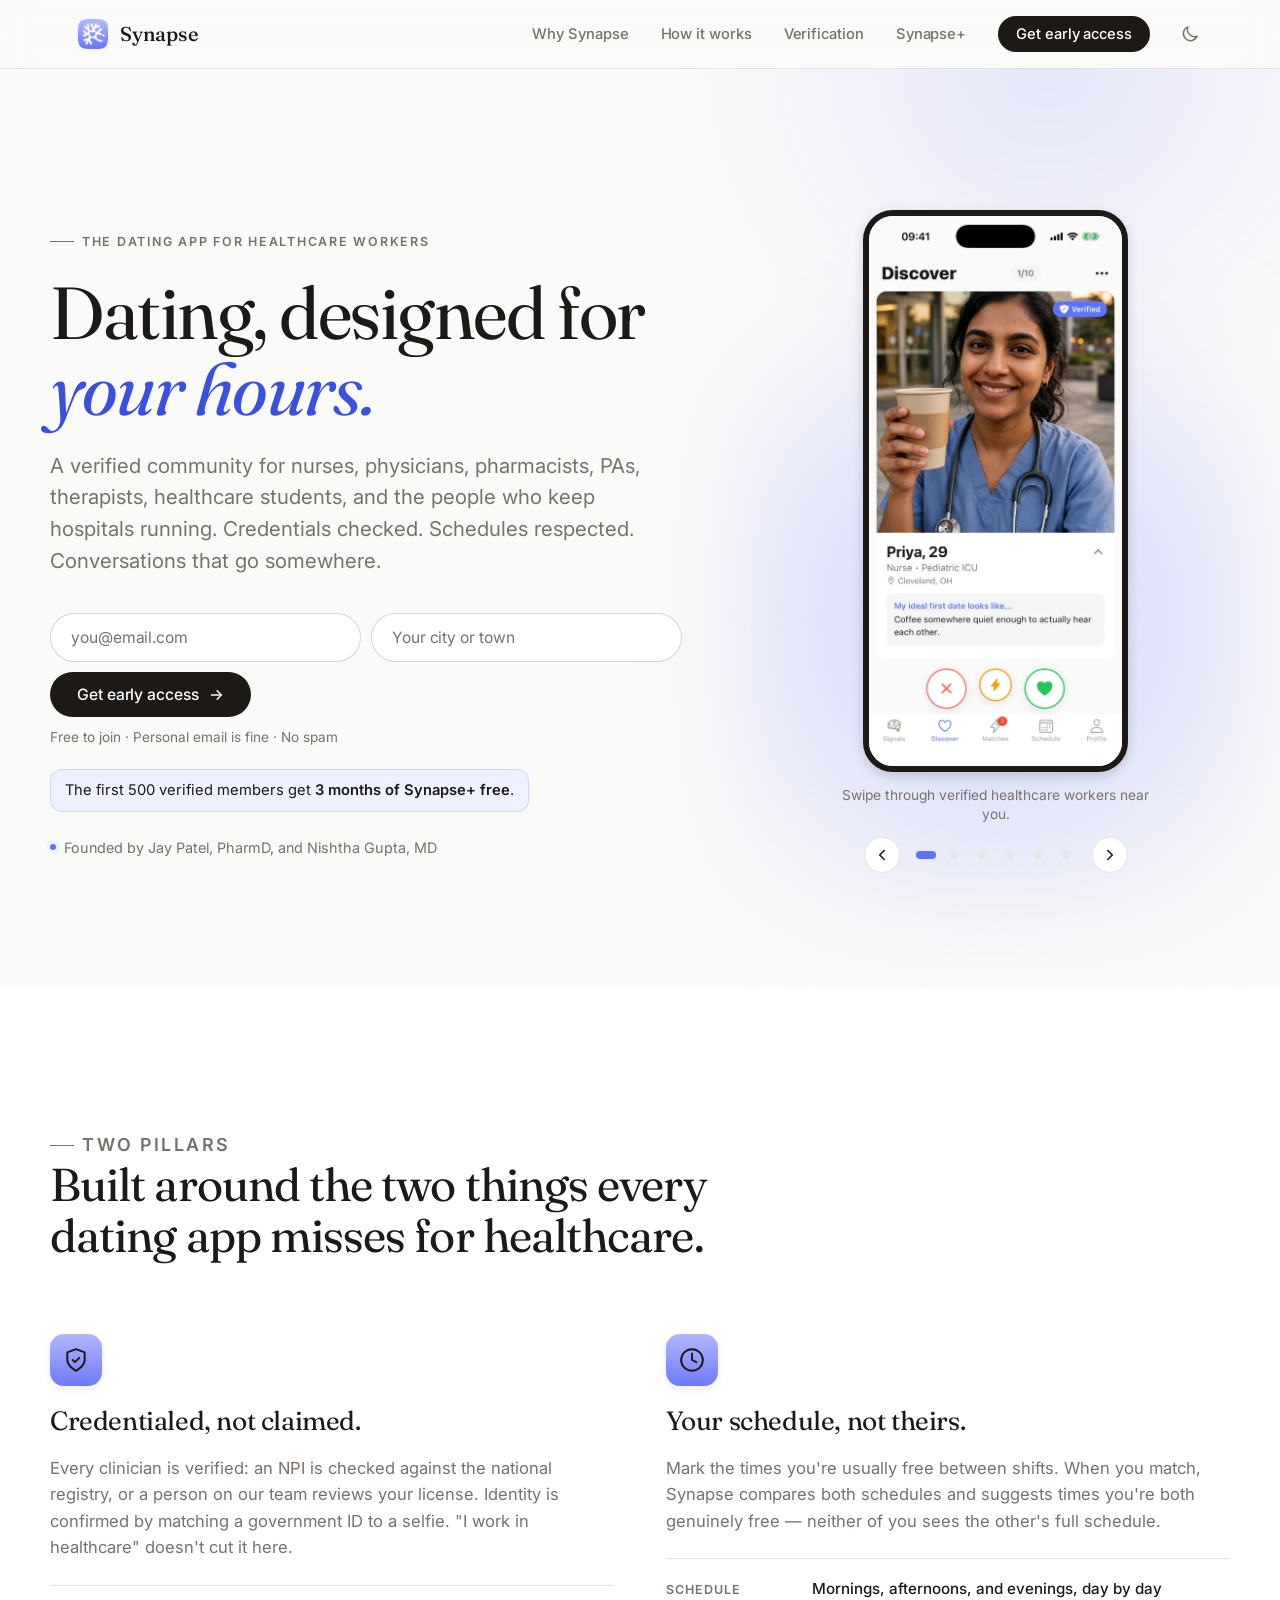
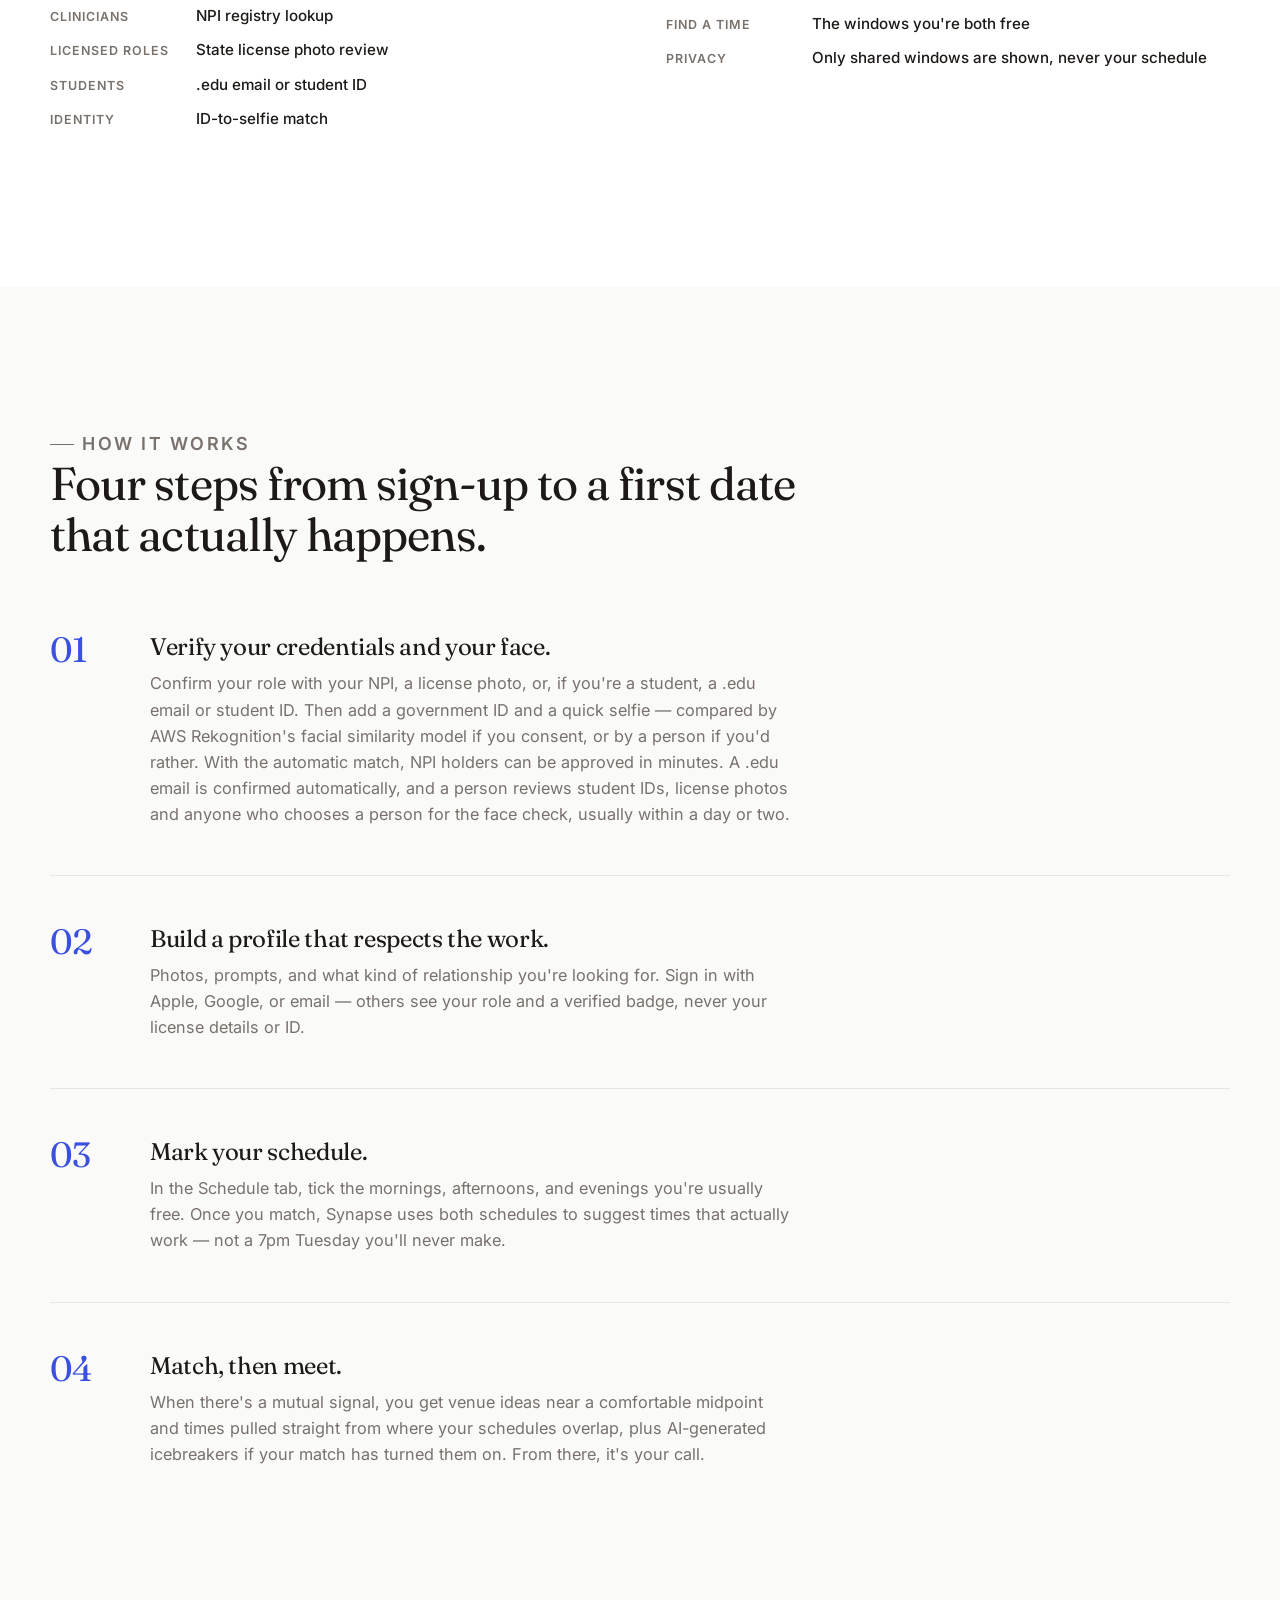
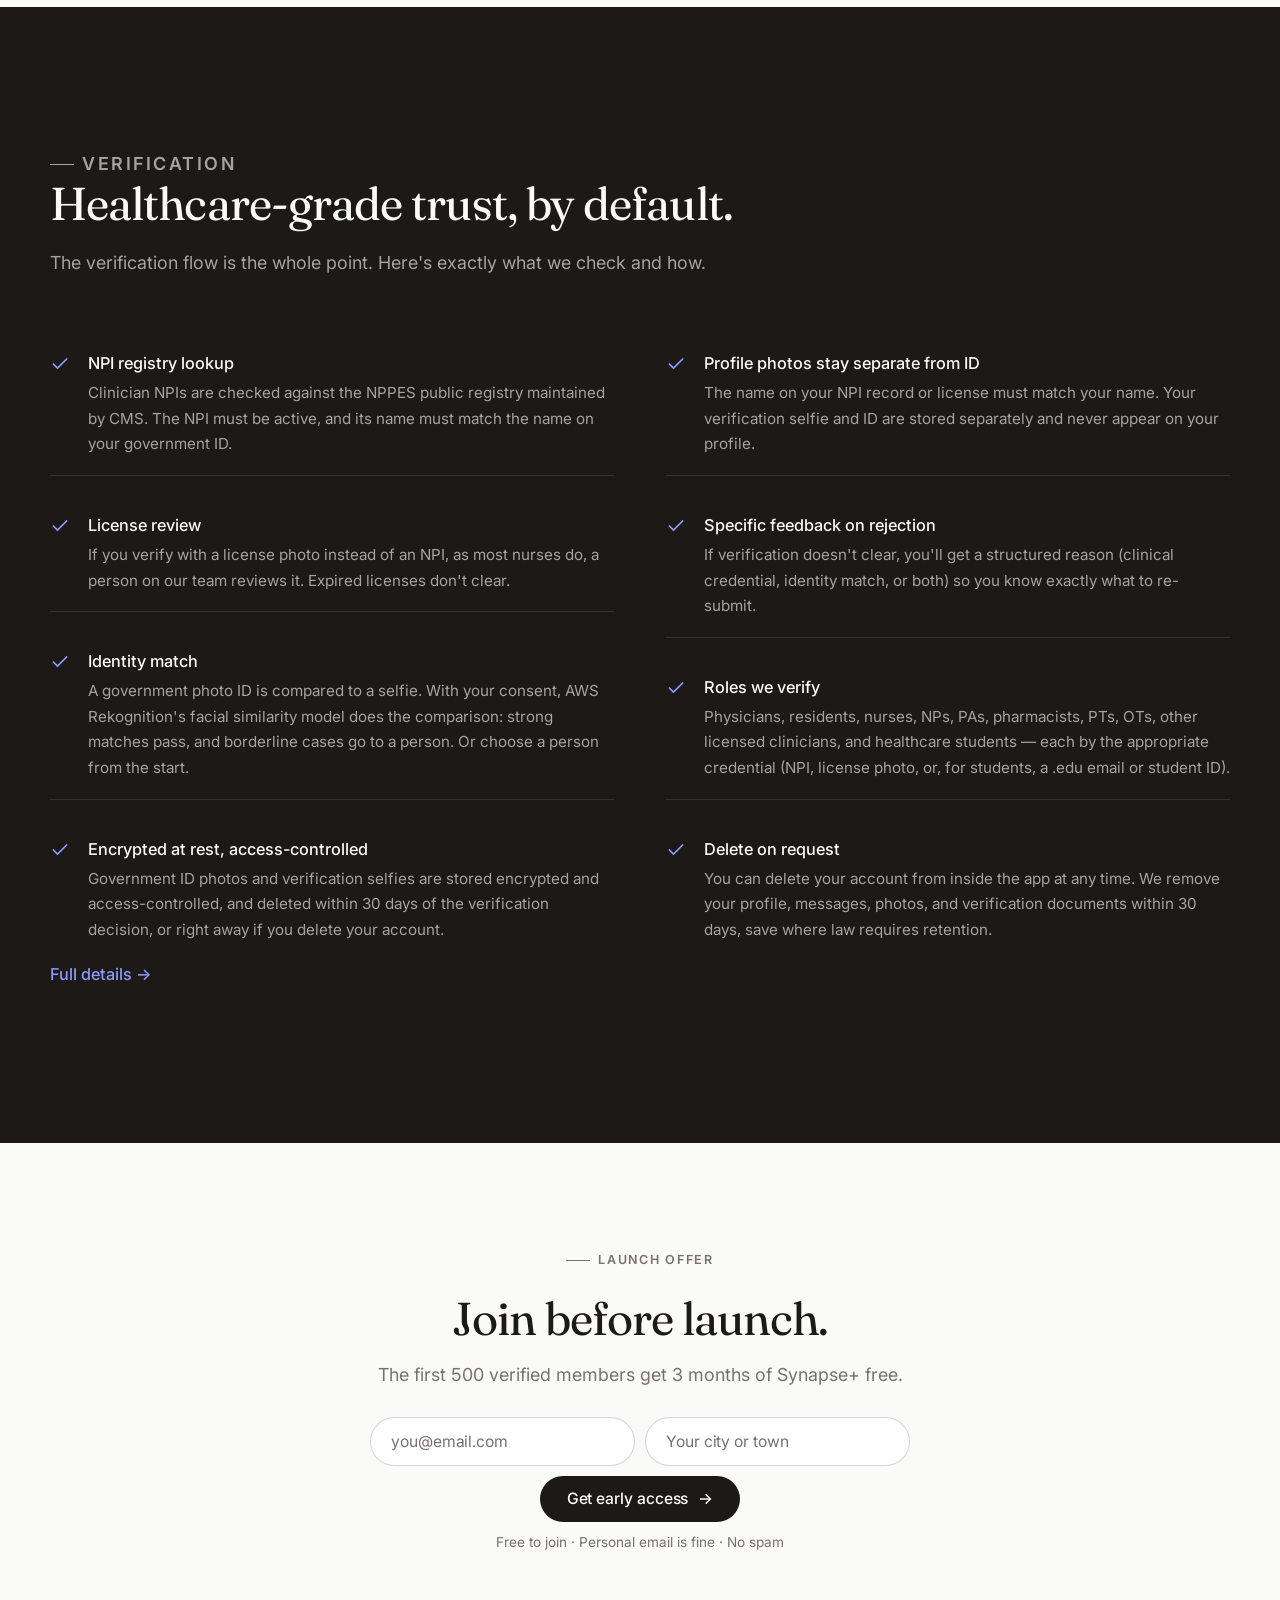
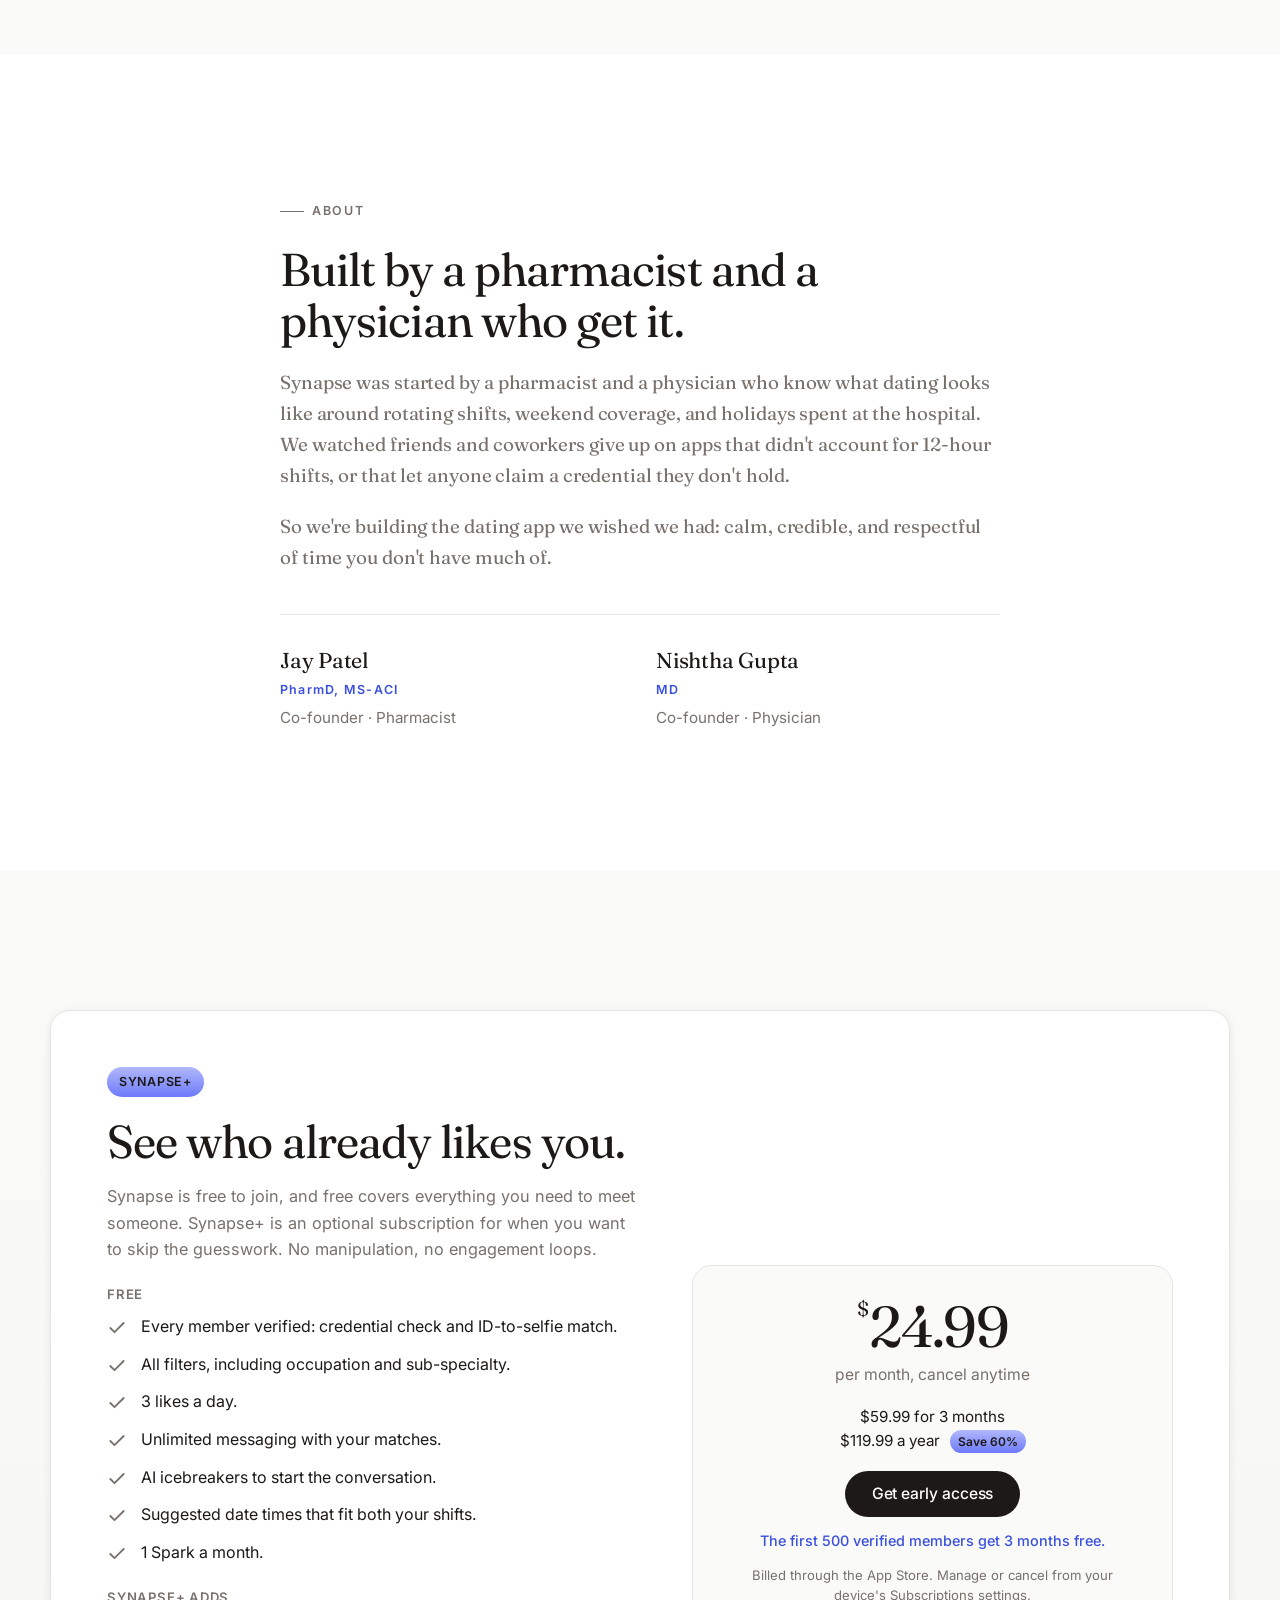
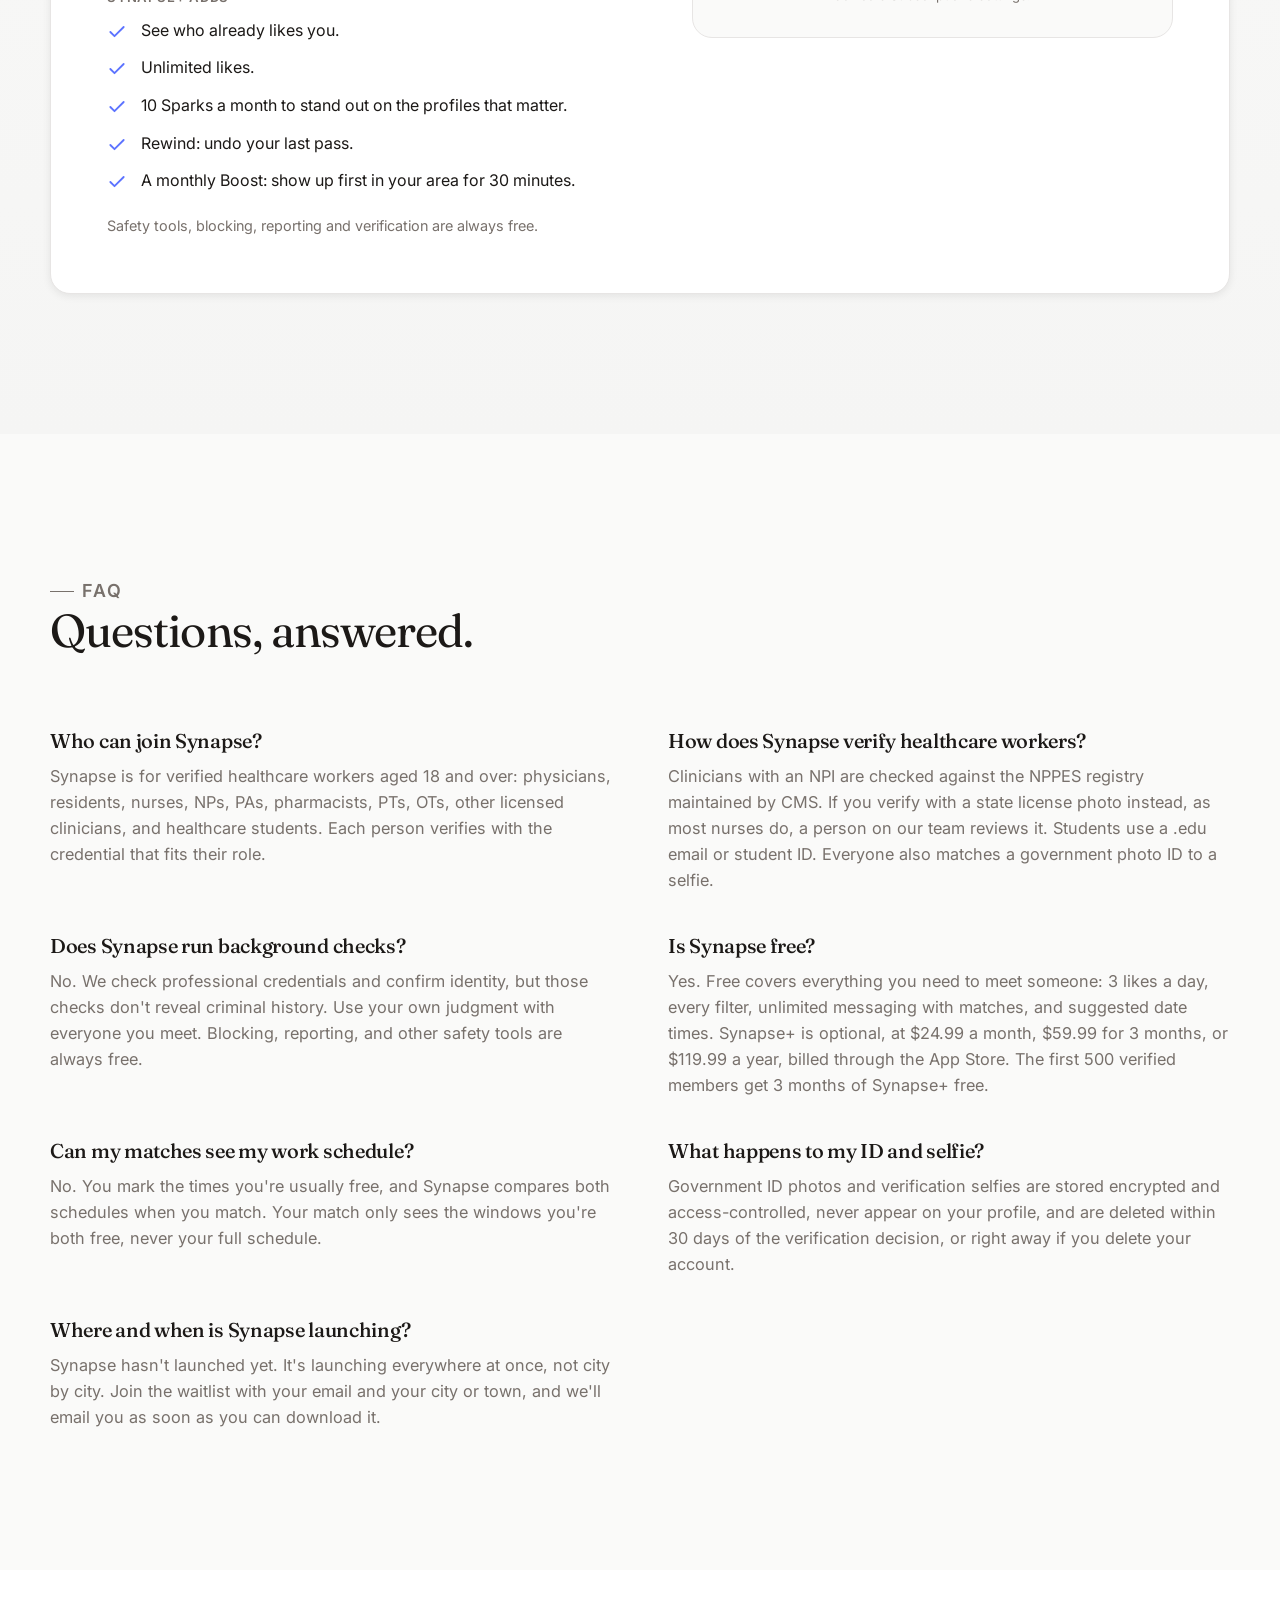
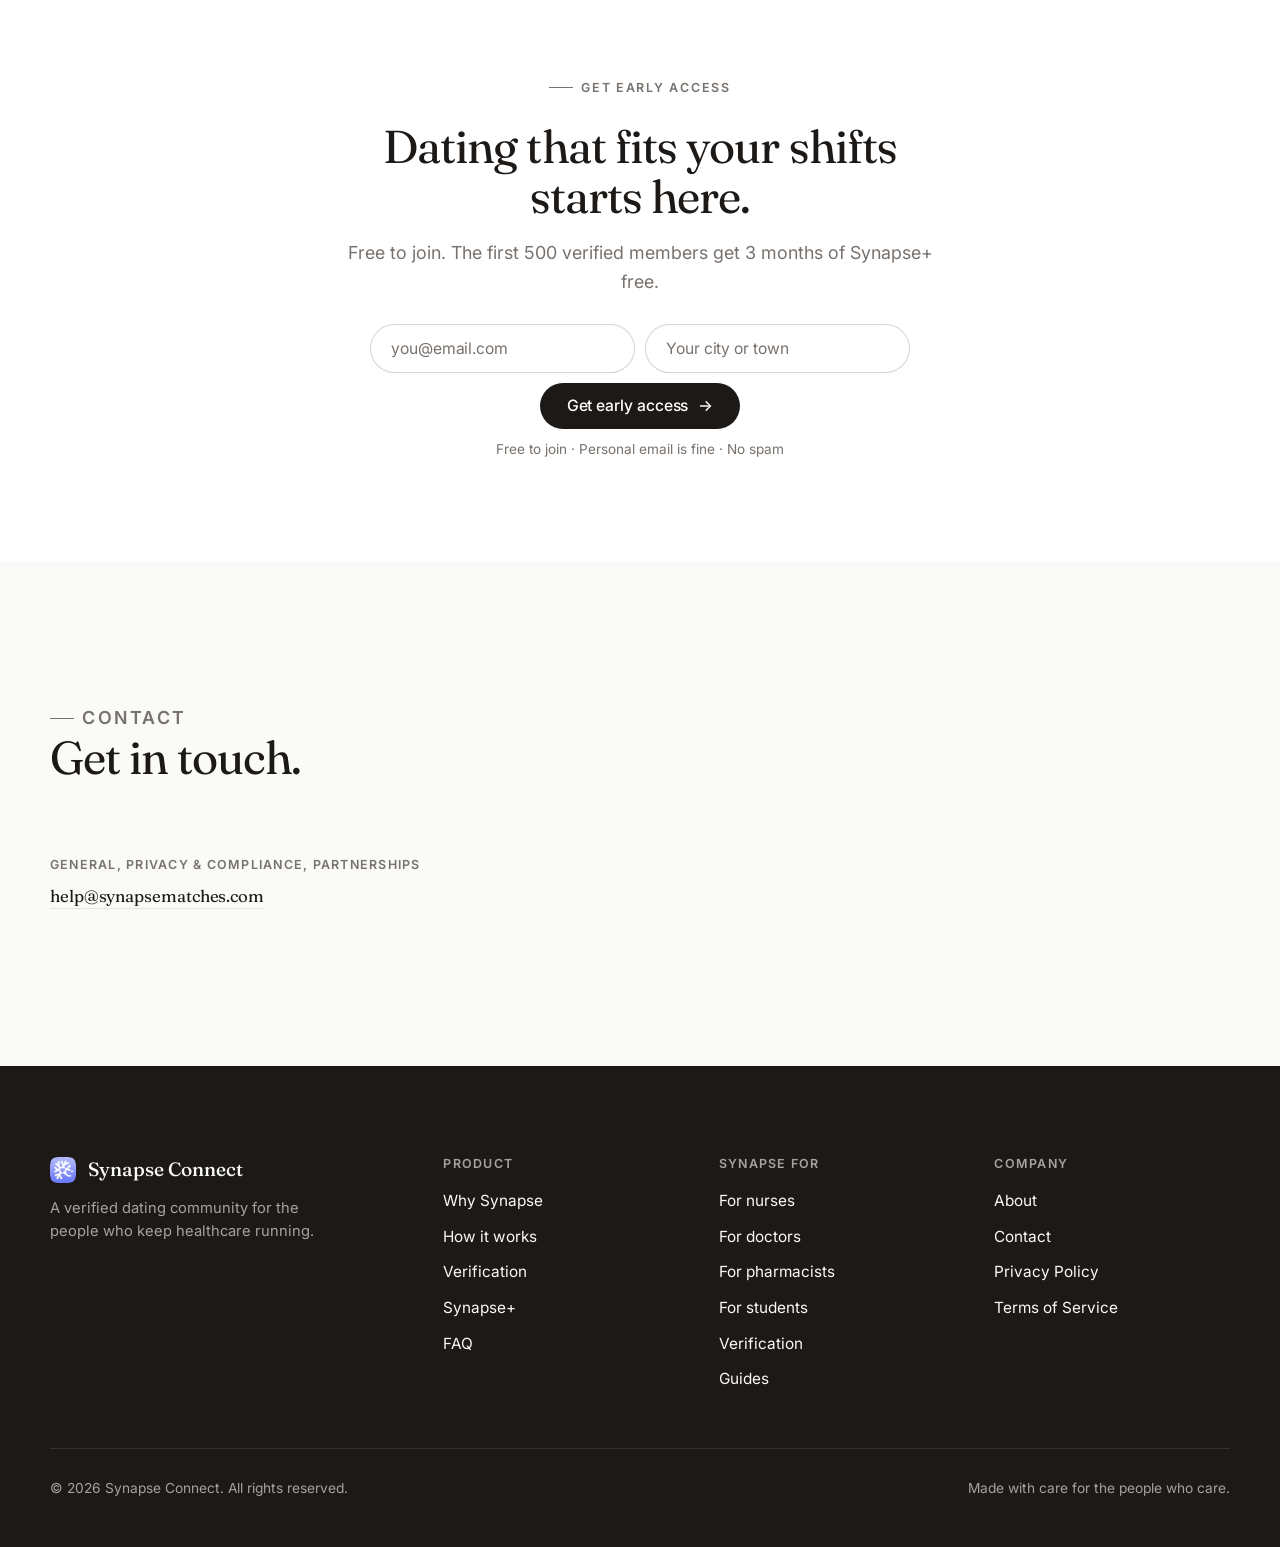
<file: index.html>
<!DOCTYPE html>
<html lang="en">
<head>
  <meta charset="UTF-8" />
  <meta name="viewport" content="width=device-width, initial-scale=1.0" />
  <meta name="color-scheme" content="light dark" />
  <meta name="theme-color" content="#FAFAF9" media="(prefers-color-scheme: light)" />
  <meta name="theme-color" content="#1C1917" media="(prefers-color-scheme: dark)" />
  <script data-cfasync="false">(function(){try{var t=localStorage.getItem('synapse-theme');if(t==='light'||t==='dark'){var d=document.documentElement;d.setAttribute('data-theme',t);d.style.colorScheme=t}}catch(e){}})();</script>
  <meta name="description" content="Synapse is the verified dating app for nurses, doctors and healthcare workers. Credentials checked, and date times suggested around your shifts." />
  <title>Synapse: Dating App for Nurses, Doctors &amp; Healthcare Workers</title>
  <link rel="icon" type="image/png" sizes="32x32" href="icons/favicon-32.png" />
  <link rel="apple-touch-icon" href="icons/apple-touch-icon.png" />
  <link rel="canonical" href="https://synapsematches.com/" />
  <meta property="og:title" content="Synapse — Dating App for Nurses, Doctors &amp; Healthcare Workers" />
  <meta property="og:description" content="A verified dating community for clinicians and care teams. Credentials checked. Schedules respected." />
  <meta property="og:image" content="https://synapsematches.com/ds/icons/og-share.png" />
  <meta property="og:image:width" content="1200" />
  <meta property="og:image:height" content="630" />
  <meta property="og:image:alt" content="Synapse share card: &quot;Dating, designed for your hours.&quot; beside the white neuron mark on a blue gradient" />
  <meta property="og:url" content="https://synapsematches.com/" />
  <meta property="og:type" content="website" />
  <meta property="og:site_name" content="Synapse" />
  <meta name="twitter:card" content="summary_large_image" />
  <meta name="twitter:title" content="Synapse — Dating App for Nurses, Doctors &amp; Healthcare Workers" />
  <meta name="twitter:description" content="A verified dating community for clinicians and care teams. Credentials checked. Schedules respected." />
  <meta name="twitter:image" content="https://synapsematches.com/ds/icons/og-share.png" />
  <meta name="twitter:image:alt" content="Synapse share card: &quot;Dating, designed for your hours.&quot; beside the white neuron mark on a blue gradient" />
  <link rel="preconnect" href="https://fonts.googleapis.com" />
  <link rel="preconnect" href="https://fonts.gstatic.com" crossorigin />
  <!-- Load the Google Fonts CSS without blocking first paint; text shows in the fallback face until it arrives. -->
  <link rel="preload" as="style" href="https://fonts.googleapis.com/css2?family=Fraunces:opsz,wght@9..144,400;9..144,500&family=Inter:wght@400;500;600&display=swap" onload="this.onload=null;this.rel='stylesheet'" />
  <noscript><link rel="stylesheet" href="https://fonts.googleapis.com/css2?family=Fraunces:opsz,wght@9..144,400;9..144,500&family=Inter:wght@400;500;600&display=swap" /></noscript>
  <link rel="stylesheet" href="/ds/css/tokens.css?v=0.2.1" />
  <link rel="stylesheet" href="style.css?v=2026-10-30b" />
  <script src="/theme.js?v=2026-10-30a" defer></script>
  <script type="application/ld+json">
  {
    "@context": "https://schema.org",
    "@graph": [
      {
        "@type": "Organization",
        "@id": "https://synapsematches.com/#org",
        "name": "Synapse Connect",
        "alternateName": "Synapse",
        "legalName": "Synapse Connect LLC",
        "url": "https://synapsematches.com/",
        "logo": "https://synapsematches.com/og-image.png",
        "email": "help@synapsematches.com",
        "contactPoint": { "@type": "ContactPoint", "contactType": "customer support", "email": "help@synapsematches.com" },
        "areaServed": { "@type": "Country", "name": "United States" },
        "description": "Synapse is a verified dating app for healthcare workers, with credentials checked against the NPI registry or reviewed by our team, and date times suggested around shift work.",
        "founder": [
          { "@type": "Person", "@id": "https://synapsematches.com/#founder-jay-patel", "name": "Jay Patel", "honorificSuffix": "PharmD, MS-ACI", "jobTitle": "Co-founder", "description": "Pharmacist" },
          { "@type": "Person", "@id": "https://synapsematches.com/#founder-nishtha-gupta", "name": "Nishtha Gupta", "honorificSuffix": "MD", "jobTitle": "Co-founder", "description": "Physician" }
        ]
      },
      {
        "@type": "WebSite",
        "@id": "https://synapsematches.com/#website",
        "url": "https://synapsematches.com/",
        "name": "Synapse",
        "publisher": { "@id": "https://synapsematches.com/#org" }
      }
    ]
  }
  </script>
</head>
<body>
  <!-- Cloudflare: show email addresses as plain text so crawlers and no-JS visitors can read them -->
  <!--email_off-->
  <header class="site-header">
    <nav class="nav" aria-label="Primary">
      <a href="#top" class="brand" aria-label="Synapse home">
        <img src="icons/brand-64.png" alt="" class="brand-mark" aria-hidden="true" />
        <span>Synapse</span>
      </a>
      <ul class="nav-links">
        <li><a href="#why">Why Synapse</a></li>
        <li><a href="#how">How it works</a></li>
        <li><a href="#trust">Verification</a></li>
        <li><a href="#plus">Synapse+</a></li>
        <li><a class="nav-cta" href="#waitlist">Get early access</a></li>
        <li class="nav-theme" hidden>
          <button type="button" class="theme-toggle" aria-label="Dark theme" aria-pressed="false" title="Switch to dark theme">
            <svg class="icon-moon" viewBox="0 0 24 24" width="20" height="20" aria-hidden="true" focusable="false"><path d="M20.5 14.5A8.5 8.5 0 0 1 9.5 3.5a8.5 8.5 0 1 0 11 11z" fill="none" stroke="currentColor" stroke-width="1.8" stroke-linejoin="round"/></svg>
            <svg class="icon-sun" viewBox="0 0 24 24" width="20" height="20" aria-hidden="true" focusable="false"><circle cx="12" cy="12" r="4.2" fill="none" stroke="currentColor" stroke-width="1.8"/><path d="M12 2.5v2.2M12 19.3v2.2M2.5 12h2.2M19.3 12h2.2M5.3 5.3l1.6 1.6M17.1 17.1l1.6 1.6M5.3 18.7l1.6-1.6M17.1 6.9l1.6-1.6" stroke="currentColor" stroke-width="1.8" stroke-linecap="round"/></svg>
          </button>
        </li>
      </ul>
    </nav>
  </header>

  <main id="top">
    <section class="hero" aria-labelledby="hero-title">
      <div class="hero-inner">
        <div class="hero-copy">
          <h1 id="hero-title" class="eyebrow">The dating app for healthcare workers</h1>
          <p class="hero-title">Dating, designed for <span class="accent">your hours.</span></p>
          <p class="lede">
            A verified community for nurses, physicians, pharmacists, PAs, therapists, healthcare students, and the people who keep
            hospitals running. Credentials checked. Schedules respected. Conversations that go somewhere.
          </p>
          <div class="waitlist-block">
            <form id="waitlist" class="waitlist-form" novalidate>
              <label class="sr-only" for="waitlist-email">Email address</label>
              <input
                id="waitlist-email"
                class="waitlist-input"
                type="email"
                name="email"
                placeholder="you@email.com"
                autocomplete="email"
                required
              />
              <div class="waitlist-place">
                <label class="sr-only" for="waitlist-place">City or town</label>
                <input
                  id="waitlist-place"
                  class="waitlist-input"
                  type="text"
                  name="place"
                  placeholder="Your city or town"
                  autocomplete="off"
                  role="combobox"
                  aria-autocomplete="list"
                  aria-expanded="false"
                  aria-controls="waitlist-place-list"
                  required
                />
                <ul id="waitlist-place-list" class="waitlist-place-list" role="listbox" aria-label="Cities and towns" hidden></ul>
              </div>
              <input
                class="waitlist-hp"
                type="text"
                name="company"
                tabindex="-1"
                autocomplete="off"
                aria-hidden="true"
              />
              <button class="btn btn-primary btn-arrow" type="submit">Get early access</button>
            </form>
            <p class="waitlist-status" role="status" aria-live="polite"></p>
            <p class="waitlist-note">Free to join · Personal email is fine · No spam</p>
          </div>
          <p class="founding-offer">The first 500 verified members get <strong>3 months of Synapse+ free</strong>.</p>
          <p class="hero-meta">Founded by Jay Patel, PharmD, and Nishtha Gupta, MD</p>
        </div>
        <div class="hero-visual">
          <div class="hero-glow" aria-hidden="true"></div>
          <div class="app-tour" role="region" aria-roledescription="carousel" aria-label="A look inside the Synapse app">
            <div class="app-tour-track" tabindex="0">
              <figure class="app-tour-slide" aria-roledescription="slide" aria-label="1 of 6: Discover">
                <div class="app-tour-phone"><img src="assets/app/discover-priya.webp" width="520" height="1131" fetchpriority="high" decoding="async" alt="Synapse app, discover screen. Swipe through verified healthcare workers near you."></div>
                <figcaption>Swipe through verified healthcare workers near you.</figcaption>
              </figure>
              <figure class="app-tour-slide" aria-roledescription="slide" aria-label="2 of 6: Profile">
                <div class="app-tour-phone"><img src="assets/app/profile-marcus.webp" width="520" height="1131" loading="lazy" decoding="async" alt="Synapse app, profile screen. Tap a card to see their full profile and prompts."></div>
                <figcaption>Tap a card to see their full profile and prompts.</figcaption>
              </figure>
              <figure class="app-tour-slide" aria-roledescription="slide" aria-label="3 of 6: Schedule">
                <div class="app-tour-phone"><img src="assets/app/schedule.webp" width="520" height="1131" loading="lazy" decoding="async" alt="Synapse app, schedule screen. Mark when you’re free between shifts."></div>
                <figcaption>Mark when you’re free between shifts.</figcaption>
              </figure>
              <figure class="app-tour-slide" aria-roledescription="slide" aria-label="4 of 6: Find a time">
                <div class="app-tour-phone"><img src="assets/app/times.webp" width="520" height="1131" loading="lazy" decoding="async" alt="Synapse app, find a time screen. Synapse finds the times you’re both actually free."></div>
                <figcaption>Synapse finds the times you’re both actually free.</figcaption>
              </figure>
              <figure class="app-tour-slide" aria-roledescription="slide" aria-label="5 of 6: Chat">
                <div class="app-tour-phone"><img src="assets/app/chat.webp" width="520" height="1131" loading="lazy" decoding="async" alt="Synapse app, chat screen. Chat, then turn it into a real date."></div>
                <figcaption>Chat, then turn it into a real date.</figcaption>
              </figure>
              <figure class="app-tour-slide" aria-roledescription="slide" aria-label="6 of 6: Matches">
                <div class="app-tour-phone"><img src="assets/app/matches.webp" width="520" height="1131" loading="lazy" decoding="async" alt="Synapse app, matches screen. All your matches and conversations in one place."></div>
                <figcaption>All your matches and conversations in one place.</figcaption>
              </figure>
            </div>
            <div class="app-tour-controls">
              <button class="app-tour-arrow" type="button" data-dir="-1" aria-label="Previous screen">
                <svg width="18" height="18" viewBox="0 0 24 24" fill="none" stroke="currentColor" stroke-width="2.2" stroke-linecap="round" stroke-linejoin="round" aria-hidden="true"><polyline points="15 18 9 12 15 6"/></svg>
              </button>
              <div class="app-tour-dots" role="group" aria-label="Choose a screen"></div>
              <button class="app-tour-arrow" type="button" data-dir="1" aria-label="Next screen">
                <svg width="18" height="18" viewBox="0 0 24 24" fill="none" stroke="currentColor" stroke-width="2.2" stroke-linecap="round" stroke-linejoin="round" aria-hidden="true"><polyline points="9 18 15 12 9 6"/></svg>
              </button>
            </div>
          </div>
        </div>
      </div>
    </section>

    <section class="section section-paper" id="why" aria-labelledby="why-title">
      <div class="section-inner">
        <div class="section-head">
          <p class="eyebrow">Two pillars</p>
          <h2 id="why-title">Built around the two things every dating app misses for healthcare.</h2>
        </div>
        <div class="pillars">
          <article class="pillar">
            <div class="pillar-icon" aria-hidden="true">
              <svg width="26" height="26" viewBox="0 0 24 24" fill="none" stroke="currentColor" stroke-width="1.8" stroke-linecap="round" stroke-linejoin="round"><path d="M12 22s8-4 8-10V5l-8-3-8 3v7c0 6 8 10 8 10z"/><path d="M9 12l2 2 4-4"/></svg>
            </div>
            <h3>Credentialed, not claimed.</h3>
            <p>Every clinician is verified: an NPI is checked against the national registry, or a person on our team reviews your license. Identity is confirmed by matching a government ID to a selfie. "I work in healthcare" doesn't cut it here.</p>
            <dl class="pillar-detail">
              <div class="kv"><dt>Clinicians</dt><dd>NPI registry lookup</dd></div>
              <div class="kv"><dt>Licensed roles</dt><dd>State license photo review</dd></div>
              <div class="kv"><dt>Students</dt><dd>.edu email or student ID</dd></div>
              <div class="kv"><dt>Identity</dt><dd>ID-to-selfie match</dd></div>
            </dl>
          </article>
          <article class="pillar">
            <div class="pillar-icon" aria-hidden="true">
              <svg width="26" height="26" viewBox="0 0 24 24" fill="none" stroke="currentColor" stroke-width="1.8" stroke-linecap="round" stroke-linejoin="round"><circle cx="12" cy="12" r="10"/><path d="M12 6v6l4 2"/></svg>
            </div>
            <h3>Your schedule, not theirs.</h3>
            <p>Mark the times you're usually free between shifts. When you match, Synapse compares both schedules and suggests times you're both genuinely free — neither of you sees the other's full schedule.</p>
            <dl class="pillar-detail">
              <div class="kv"><dt>Schedule</dt><dd>Mornings, afternoons, and evenings, day by day</dd></div>
              <div class="kv"><dt>Find a time</dt><dd>The windows you're both free</dd></div>
              <div class="kv"><dt>Privacy</dt><dd>Only shared windows are shown, never your schedule</dd></div>
            </dl>
          </article>
        </div>
      </div>
    </section>

    <section class="section section-cream" id="how" aria-labelledby="how-title">
      <div class="section-inner">
        <div class="section-head">
          <p class="eyebrow">How it works</p>
          <h2 id="how-title">Four steps from sign-up to a first date that actually happens.</h2>
        </div>
        <ol class="steps">
          <li>
            <span class="step-num">01</span>
            <div>
              <h3>Verify your credentials and your face.</h3>
              <p>Confirm your role with your NPI, a license photo, or, if you're a student, a .edu email or student ID. Then add a government ID and a quick selfie — compared by AWS Rekognition's facial similarity model if you consent, or by a person if you'd rather. With the automatic match, NPI holders can be approved in minutes. A .edu email is confirmed automatically, and a person reviews student IDs, license photos and anyone who chooses a person for the face check, usually within a day or two.</p>
            </div>
          </li>
          <li>
            <span class="step-num">02</span>
            <div>
              <h3>Build a profile that respects the work.</h3>
              <p>Photos, prompts, and what kind of relationship you're looking for. Sign in with Apple, Google, or email — others see your role and a verified badge, never your license details or ID.</p>
            </div>
          </li>
          <li>
            <span class="step-num">03</span>
            <div>
              <h3>Mark your schedule.</h3>
              <p>In the Schedule tab, tick the mornings, afternoons, and evenings you're usually free. Once you match, Synapse uses both schedules to suggest times that actually work — not a 7pm Tuesday you'll never make.</p>
            </div>
          </li>
          <li>
            <span class="step-num">04</span>
            <div>
              <h3>Match, then meet.</h3>
              <p>When there's a mutual signal, you get venue ideas near a comfortable midpoint and times pulled straight from where your schedules overlap, plus AI-generated icebreakers if your match has turned them on. From there, it's your call.</p>
            </div>
          </li>
        </ol>
      </div>
    </section>

    <section class="section section-ink" id="trust" aria-labelledby="trust-title">
      <div class="section-inner">
        <div class="section-head">
          <p class="eyebrow">Verification</p>
          <h2 id="trust-title">Healthcare-grade trust, by default.</h2>
          <p>The verification flow is the whole point. Here's exactly what we check and how.</p>
        </div>
        <div class="trust-grid">
          <div>
            <ul class="trust-list">
              <li>
                <svg width="20" height="20" viewBox="0 0 24 24" fill="none" stroke="currentColor" stroke-width="2" stroke-linecap="round" stroke-linejoin="round"><path d="M20 6L9 17l-5-5"/></svg>
                <div>
                  <strong>NPI registry lookup</strong>
                  <span>Clinician NPIs are checked against the NPPES public registry maintained by CMS. The NPI must be active, and its name must match the name on your government ID.</span>
                </div>
              </li>
              <li>
                <svg width="20" height="20" viewBox="0 0 24 24" fill="none" stroke="currentColor" stroke-width="2" stroke-linecap="round" stroke-linejoin="round"><path d="M20 6L9 17l-5-5"/></svg>
                <div>
                  <strong>License review</strong>
                  <span>If you verify with a license photo instead of an NPI, as most nurses do, a person on our team reviews it. Expired licenses don't clear.</span>
                </div>
              </li>
              <li>
                <svg width="20" height="20" viewBox="0 0 24 24" fill="none" stroke="currentColor" stroke-width="2" stroke-linecap="round" stroke-linejoin="round"><path d="M20 6L9 17l-5-5"/></svg>
                <div>
                  <strong>Identity match</strong>
                  <span>A government photo ID is compared to a selfie. With your consent, AWS Rekognition's facial similarity model does the comparison: strong matches pass, and borderline cases go to a person. Or choose a person from the start.</span>
                </div>
              </li>
              <li>
                <svg width="20" height="20" viewBox="0 0 24 24" fill="none" stroke="currentColor" stroke-width="2" stroke-linecap="round" stroke-linejoin="round"><path d="M20 6L9 17l-5-5"/></svg>
                <div>
                  <strong>Encrypted at rest, access-controlled</strong>
                  <span>Government ID photos and verification selfies are stored encrypted and access-controlled, and deleted within 30 days of the verification decision, or right away if you delete your account.</span>
                </div>
              </li>
            </ul>
          </div>
          <div>
            <ul class="trust-list">
              <li>
                <svg width="20" height="20" viewBox="0 0 24 24" fill="none" stroke="currentColor" stroke-width="2" stroke-linecap="round" stroke-linejoin="round"><path d="M20 6L9 17l-5-5"/></svg>
                <div>
                  <strong>Profile photos stay separate from ID</strong>
                  <span>The name on your NPI record or license must match your name. Your verification selfie and ID are stored separately and never appear on your profile.</span>
                </div>
              </li>
              <li>
                <svg width="20" height="20" viewBox="0 0 24 24" fill="none" stroke="currentColor" stroke-width="2" stroke-linecap="round" stroke-linejoin="round"><path d="M20 6L9 17l-5-5"/></svg>
                <div>
                  <strong>Specific feedback on rejection</strong>
                  <span>If verification doesn't clear, you'll get a structured reason (clinical credential, identity match, or both) so you know exactly what to re-submit.</span>
                </div>
              </li>
              <li>
                <svg width="20" height="20" viewBox="0 0 24 24" fill="none" stroke="currentColor" stroke-width="2" stroke-linecap="round" stroke-linejoin="round"><path d="M20 6L9 17l-5-5"/></svg>
                <div>
                  <strong>Roles we verify</strong>
                  <span>Physicians, residents, nurses, NPs, PAs, pharmacists, PTs, OTs, other licensed clinicians, and healthcare students — each by the appropriate credential (NPI, license photo, or, for students, a .edu email or student ID).</span>
                </div>
              </li>
              <li>
                <svg width="20" height="20" viewBox="0 0 24 24" fill="none" stroke="currentColor" stroke-width="2" stroke-linecap="round" stroke-linejoin="round"><path d="M20 6L9 17l-5-5"/></svg>
                <div>
                  <strong>Delete on request</strong>
                  <span>You can delete your account from inside the app at any time. We remove your profile, messages, photos, and verification documents within 30 days, save where law requires retention.</span>
                </div>
              </li>
            </ul>
          </div>
        </div>
        <p><a class="text-link" href="/verification/">Full details &rarr;</a></p>
      </div>
    </section>


    <section class="section section-cream cta-band" id="join" aria-labelledby="join-title">
      <div class="section-inner cta-band-inner">
        <p class="eyebrow">Launch offer</p>
        <h2 id="join-title">Join before launch.</h2>
        <p class="cta-band-lede">The first 500 verified members get 3 months of Synapse+ free.</p>
        <div class="waitlist-block">
            <form class="waitlist-form" novalidate>
              <label class="sr-only" for="waitlist-email-2">Email address</label>
              <input
                id="waitlist-email-2"
                class="waitlist-input"
                type="email"
                name="email"
                placeholder="you@email.com"
                autocomplete="email"
                required
              />
              <div class="waitlist-place">
                <label class="sr-only" for="waitlist-place-2">City or town</label>
                <input
                  id="waitlist-place-2"
                  class="waitlist-input"
                  type="text"
                  name="place"
                  placeholder="Your city or town"
                  autocomplete="off"
                  role="combobox"
                  aria-autocomplete="list"
                  aria-expanded="false"
                  aria-controls="waitlist-place-list-2"
                  required
                />
                <ul id="waitlist-place-list-2" class="waitlist-place-list" role="listbox" aria-label="Cities and towns" hidden></ul>
              </div>
              <input
                class="waitlist-hp"
                type="text"
                name="company"
                tabindex="-1"
                autocomplete="off"
                aria-hidden="true"
              />
              <button class="btn btn-primary btn-arrow" type="submit">Get early access</button>
            </form>
            <p class="waitlist-status" role="status" aria-live="polite"></p>
            <p class="waitlist-note">Free to join · Personal email is fine · No spam</p>
          </div>
      </div>
    </section>

    <section class="section section-paper" id="about" aria-labelledby="about-title">
      <div class="section-inner section-prose">
        <p class="eyebrow">About</p>
        <h2 id="about-title">Built by a pharmacist and a physician who get it.</h2>
        <p class="about-body">
          Synapse was started by a pharmacist and a physician who know what dating looks like around rotating shifts,
          weekend coverage, and holidays spent at the hospital. We watched friends and coworkers give up on
          apps that didn't account for 12-hour shifts, or that let anyone claim a credential they don't hold.
        </p>
        <p class="about-body">
          So we're building the dating app we wished we had: calm, credible, and respectful of time you don't
          have much of.
        </p>
        <ul class="founders" aria-label="Founders">
          <li class="founder">
            <p class="founder-name">Jay Patel</p>
            <p class="founder-cred">PharmD, MS-ACI</p>
            <p class="founder-role">Co-founder · Pharmacist</p>
          </li>
          <li class="founder">
            <p class="founder-name">Nishtha Gupta</p>
            <p class="founder-cred">MD</p>
            <p class="founder-role">Co-founder · Physician</p>
          </li>
        </ul>
      </div>
    </section>

    <section class="section plus" id="plus" aria-labelledby="plus-title">
      <div class="section-inner">
        <div class="plus-card">
          <div>
            <span class="plus-tag">Synapse+</span>
            <h2 id="plus-title">See who already likes you.</h2>
            <p>Synapse is free to join, and free covers everything you need to meet someone. Synapse+ is an optional subscription for when you want to skip the guesswork. No manipulation, no engagement loops.</p>
            <h3 class="plan-label">Free</h3>
            <ul class="plus-features plan-free">
              <li>
                <svg width="20" height="20" viewBox="0 0 24 24" fill="none" stroke="currentColor" stroke-width="2.2" stroke-linecap="round" stroke-linejoin="round" aria-hidden="true"><path d="M20 6L9 17l-5-5"/></svg>
                <span>Every member verified: credential check and ID-to-selfie match.</span>
              </li>
              <li>
                <svg width="20" height="20" viewBox="0 0 24 24" fill="none" stroke="currentColor" stroke-width="2.2" stroke-linecap="round" stroke-linejoin="round" aria-hidden="true"><path d="M20 6L9 17l-5-5"/></svg>
                <span>All filters, including occupation and sub-specialty.</span>
              </li>
              <li>
                <svg width="20" height="20" viewBox="0 0 24 24" fill="none" stroke="currentColor" stroke-width="2.2" stroke-linecap="round" stroke-linejoin="round" aria-hidden="true"><path d="M20 6L9 17l-5-5"/></svg>
                <span>3 likes a day.</span>
              </li>
              <li>
                <svg width="20" height="20" viewBox="0 0 24 24" fill="none" stroke="currentColor" stroke-width="2.2" stroke-linecap="round" stroke-linejoin="round" aria-hidden="true"><path d="M20 6L9 17l-5-5"/></svg>
                <span>Unlimited messaging with your matches.</span>
              </li>
              <li>
                <svg width="20" height="20" viewBox="0 0 24 24" fill="none" stroke="currentColor" stroke-width="2.2" stroke-linecap="round" stroke-linejoin="round" aria-hidden="true"><path d="M20 6L9 17l-5-5"/></svg>
                <span>AI icebreakers to start the conversation.</span>
              </li>
              <li>
                <svg width="20" height="20" viewBox="0 0 24 24" fill="none" stroke="currentColor" stroke-width="2.2" stroke-linecap="round" stroke-linejoin="round" aria-hidden="true"><path d="M20 6L9 17l-5-5"/></svg>
                <span>Suggested date times that fit both your shifts.</span>
              </li>
              <li>
                <svg width="20" height="20" viewBox="0 0 24 24" fill="none" stroke="currentColor" stroke-width="2.2" stroke-linecap="round" stroke-linejoin="round" aria-hidden="true"><path d="M20 6L9 17l-5-5"/></svg>
                <span>1 Spark a month.</span>
              </li>
            </ul>
            <h3 class="plan-label">Synapse+ adds</h3>
            <ul class="plus-features">
              <li>
                <svg width="20" height="20" viewBox="0 0 24 24" fill="none" stroke="currentColor" stroke-width="2.2" stroke-linecap="round" stroke-linejoin="round" aria-hidden="true"><path d="M20 6L9 17l-5-5"/></svg>
                <span>See who already likes you.</span>
              </li>
              <li>
                <svg width="20" height="20" viewBox="0 0 24 24" fill="none" stroke="currentColor" stroke-width="2.2" stroke-linecap="round" stroke-linejoin="round" aria-hidden="true"><path d="M20 6L9 17l-5-5"/></svg>
                <span>Unlimited likes.</span>
              </li>
              <li>
                <svg width="20" height="20" viewBox="0 0 24 24" fill="none" stroke="currentColor" stroke-width="2.2" stroke-linecap="round" stroke-linejoin="round" aria-hidden="true"><path d="M20 6L9 17l-5-5"/></svg>
                <span>10 Sparks a month to stand out on the profiles that matter.</span>
              </li>
              <li>
                <svg width="20" height="20" viewBox="0 0 24 24" fill="none" stroke="currentColor" stroke-width="2.2" stroke-linecap="round" stroke-linejoin="round" aria-hidden="true"><path d="M20 6L9 17l-5-5"/></svg>
                <span>Rewind: undo your last pass.</span>
              </li>
              <li>
                <svg width="20" height="20" viewBox="0 0 24 24" fill="none" stroke="currentColor" stroke-width="2.2" stroke-linecap="round" stroke-linejoin="round" aria-hidden="true"><path d="M20 6L9 17l-5-5"/></svg>
                <span>A monthly Boost: show up first in your area for 30 minutes.</span>
              </li>
            </ul>
            <p class="plan-safety">Safety tools, blocking, reporting and verification are always free.</p>
          </div>
          <aside class="plus-price" aria-label="Synapse+ pricing">
            <div class="amount"><sup>$</sup>24.99</div>
            <span class="period">per month, cancel anytime</span>
            <p class="plan-options">$59.99 for 3 months<br>$119.99 a year <span class="plan-save">Save 60%</span></p>
            <a class="btn btn-primary" href="#waitlist">Get early access</a>
            <p class="plus-founding">The first 500 verified members get 3 months free.</p>
            <p class="fine">Billed through the App Store. Manage or cancel from your device's Subscriptions settings.</p>
          </aside>
        </div>
      </div>
    </section>

    <section class="section section-cream" id="faq" aria-labelledby="faq-title">
      <div class="section-inner">
        <div class="section-head">
          <p class="eyebrow">FAQ</p>
          <h2 id="faq-title">Questions, answered.</h2>
        </div>
        <div class="faq-list">
          <div class="faq-item">
            <h3>Who can join Synapse?</h3>
            <p>Synapse is for verified healthcare workers aged 18 and over: physicians, residents, nurses, NPs, PAs, pharmacists, PTs, OTs, other licensed clinicians, and healthcare students. Each person verifies with the credential that fits their role.</p>
          </div>
          <div class="faq-item">
            <h3>How does Synapse verify healthcare workers?</h3>
            <p>Clinicians with an NPI are checked against the NPPES registry maintained by CMS. If you verify with a state license photo instead, as most nurses do, a person on our team reviews it. Students use a .edu email or student ID. Everyone also matches a government photo ID to a selfie.</p>
          </div>
          <div class="faq-item">
            <h3>Does Synapse run background checks?</h3>
            <p>No. We check professional credentials and confirm identity, but those checks don't reveal criminal history. Use your own judgment with everyone you meet. Blocking, reporting, and other safety tools are always free.</p>
          </div>
          <div class="faq-item">
            <h3>Is Synapse free?</h3>
            <p>Yes. Free covers everything you need to meet someone: 3 likes a day, every filter, unlimited messaging with matches, and suggested date times. Synapse+ is optional, at $24.99 a month, $59.99 for 3 months, or $119.99 a year, billed through the App Store. The first 500 verified members get 3 months of Synapse+ free.</p>
          </div>
          <div class="faq-item">
            <h3>Can my matches see my work schedule?</h3>
            <p>No. You mark the times you're usually free, and Synapse compares both schedules when you match. Your match only sees the windows you're both free, never your full schedule.</p>
          </div>
          <div class="faq-item">
            <h3>What happens to my ID and selfie?</h3>
            <p>Government ID photos and verification selfies are stored encrypted and access-controlled, never appear on your profile, and are deleted within 30 days of the verification decision, or right away if you delete your account.</p>
          </div>
          <div class="faq-item">
            <h3>Where and when is Synapse launching?</h3>
            <p>Synapse hasn't launched yet. It's launching everywhere at once, not city by city. Join the waitlist with your email and your city or town, and we'll email you as soon as you can download it.</p>
          </div>
        </div>
      </div>
    </section>

    <section class="section section-paper cta-band" id="join-final" aria-labelledby="join-final-title">
      <div class="section-inner cta-band-inner">
        <p class="eyebrow">Get early access</p>
        <h2 id="join-final-title">Dating that fits your shifts starts here.</h2>
        <p class="cta-band-lede">Free to join. The first 500 verified members get 3 months of Synapse+ free.</p>
        <div class="waitlist-block">
            <form class="waitlist-form" novalidate>
              <label class="sr-only" for="waitlist-email-3">Email address</label>
              <input
                id="waitlist-email-3"
                class="waitlist-input"
                type="email"
                name="email"
                placeholder="you@email.com"
                autocomplete="email"
                required
              />
              <div class="waitlist-place">
                <label class="sr-only" for="waitlist-place-3">City or town</label>
                <input
                  id="waitlist-place-3"
                  class="waitlist-input"
                  type="text"
                  name="place"
                  placeholder="Your city or town"
                  autocomplete="off"
                  role="combobox"
                  aria-autocomplete="list"
                  aria-expanded="false"
                  aria-controls="waitlist-place-list-3"
                  required
                />
                <ul id="waitlist-place-list-3" class="waitlist-place-list" role="listbox" aria-label="Cities and towns" hidden></ul>
              </div>
              <input
                class="waitlist-hp"
                type="text"
                name="company"
                tabindex="-1"
                autocomplete="off"
                aria-hidden="true"
              />
              <button class="btn btn-primary btn-arrow" type="submit">Get early access</button>
            </form>
            <p class="waitlist-status" role="status" aria-live="polite"></p>
            <p class="waitlist-note">Free to join · Personal email is fine · No spam</p>
          </div>
      </div>
    </section>

    <section class="section section-cream" id="contact" aria-labelledby="contact-title">
      <div class="section-inner">
        <div class="section-head">
          <p class="eyebrow">Contact</p>
          <h2 id="contact-title">Get in touch.</h2>
        </div>
        <dl class="contact-grid">
          <div class="contact-item">
            <dt>General, privacy &amp; compliance, partnerships</dt>
            <dd><a href="mailto:help@synapsematches.com">help@synapsematches.com</a></dd>
          </div>
        </dl>
      </div>
    </section>
  </main>

  <footer class="site-footer">
    <div class="footer-inner">
      <div>
        <p class="footer-brand">
          <img src="icons/brand-64.png" alt="" class="footer-mark" aria-hidden="true" />
          Synapse Connect
        </p>
        <p class="footer-tag">A verified dating community for the people who keep healthcare running.</p>
      </div>
      <div class="footer-col">
        <h4>Product</h4>
        <ul>
          <li><a href="#why">Why Synapse</a></li>
          <li><a href="#how">How it works</a></li>
          <li><a href="#trust">Verification</a></li>
          <li><a href="#plus">Synapse+</a></li>
          <li><a href="#faq">FAQ</a></li>
        </ul>
      </div>
      <div class="footer-col">
        <h4>Synapse for</h4>
        <ul>
          <li><a href="/nurses/">For nurses</a></li>
          <li><a href="/doctors/">For doctors</a></li>
          <li><a href="/pharmacists/">For pharmacists</a></li>
          <li><a href="/healthcare-students/">For students</a></li>
          <li><a href="/verification/">Verification</a></li>
          <li><a href="/guides/dating-with-12-hour-shifts/">Guides</a></li>
        </ul>
      </div>
      <div class="footer-col">
        <h4>Company</h4>
        <ul>
          <li><a href="#about">About</a></li>
          <li><a href="mailto:help@synapsematches.com">Contact</a></li>
          <li><a href="privacy.html">Privacy Policy</a></li>
          <li><a href="terms.html">Terms of Service</a></li>
        </ul>
      </div>
    </div>
    <div class="footer-bottom">
      <p>&copy; 2026 Synapse Connect. All rights reserved.</p>
      <p>Made with care for the people who care.</p>
    </div>
  </footer>

  <script src="/waitlist.js"></script>
  <script>
    // Hero app tour: native horizontal scroll-snap does the swiping; this adds arrows and dots.
    (function () {
      var tour = document.querySelector('.app-tour');
      if (!tour) return;
      var track = tour.querySelector('.app-tour-track');
      var slides = Array.prototype.slice.call(track.children);
      var dotsWrap = tour.querySelector('.app-tour-dots');
      var dots = slides.map(function (slide, i) {
        var dot = document.createElement('button');
        dot.type = 'button';
        dot.className = 'app-tour-dot';
        dot.setAttribute('aria-label', 'Show ' + slide.getAttribute('aria-label').replace(/^\d+ of \d+: /, ''));
        dot.addEventListener('click', function () { go(i); });
        dotsWrap.appendChild(dot);
        return dot;
      });
      var current = 0;
      var pending = null; // slide we're animating to, so quick repeat clicks keep counting
      function go(i) {
        i = (i + slides.length) % slides.length;
        pending = i;
        var reduce = window.matchMedia && window.matchMedia('(prefers-reduced-motion: reduce)').matches;
        track.scrollTo({ left: slides[i].offsetLeft - track.offsetLeft, behavior: reduce ? 'instant' : 'smooth' });
      }
      function update() {
        var i = Math.round(track.scrollLeft / track.clientWidth);
        current = Math.max(0, Math.min(slides.length - 1, i));
        if (current === pending) pending = null;
        dots.forEach(function (d, k) { d.setAttribute('aria-current', k === current ? 'true' : 'false'); });
        slides.forEach(function (s, k) { s.setAttribute('aria-hidden', k === current ? 'false' : 'true'); });
      }
      tour.querySelectorAll('.app-tour-arrow').forEach(function (btn) {
        btn.addEventListener('click', function () { go((pending !== null ? pending : current) + Number(btn.getAttribute('data-dir'))); });
      });
      track.addEventListener('keydown', function (e) {
        var base = pending !== null ? pending : current;
        if (e.key === 'ArrowRight') { e.preventDefault(); go(base + 1); }
        if (e.key === 'ArrowLeft') { e.preventDefault(); go(base - 1); }
      });
      var raf;
      track.addEventListener('scroll', function () { cancelAnimationFrame(raf); raf = requestAnimationFrame(update); }, { passive: true });
      update();
    })();
  </script>
<!-- Cloudflare Web Analytics --><script defer src="https://static.cloudflareinsights.com/beacon.min.js" data-cf-beacon='{"token": "bf261370e2ad4e2380d12c57f0178c21"}'></script><!-- End Cloudflare Web Analytics -->
<!--/email_off-->
</body>
</html>
</file>
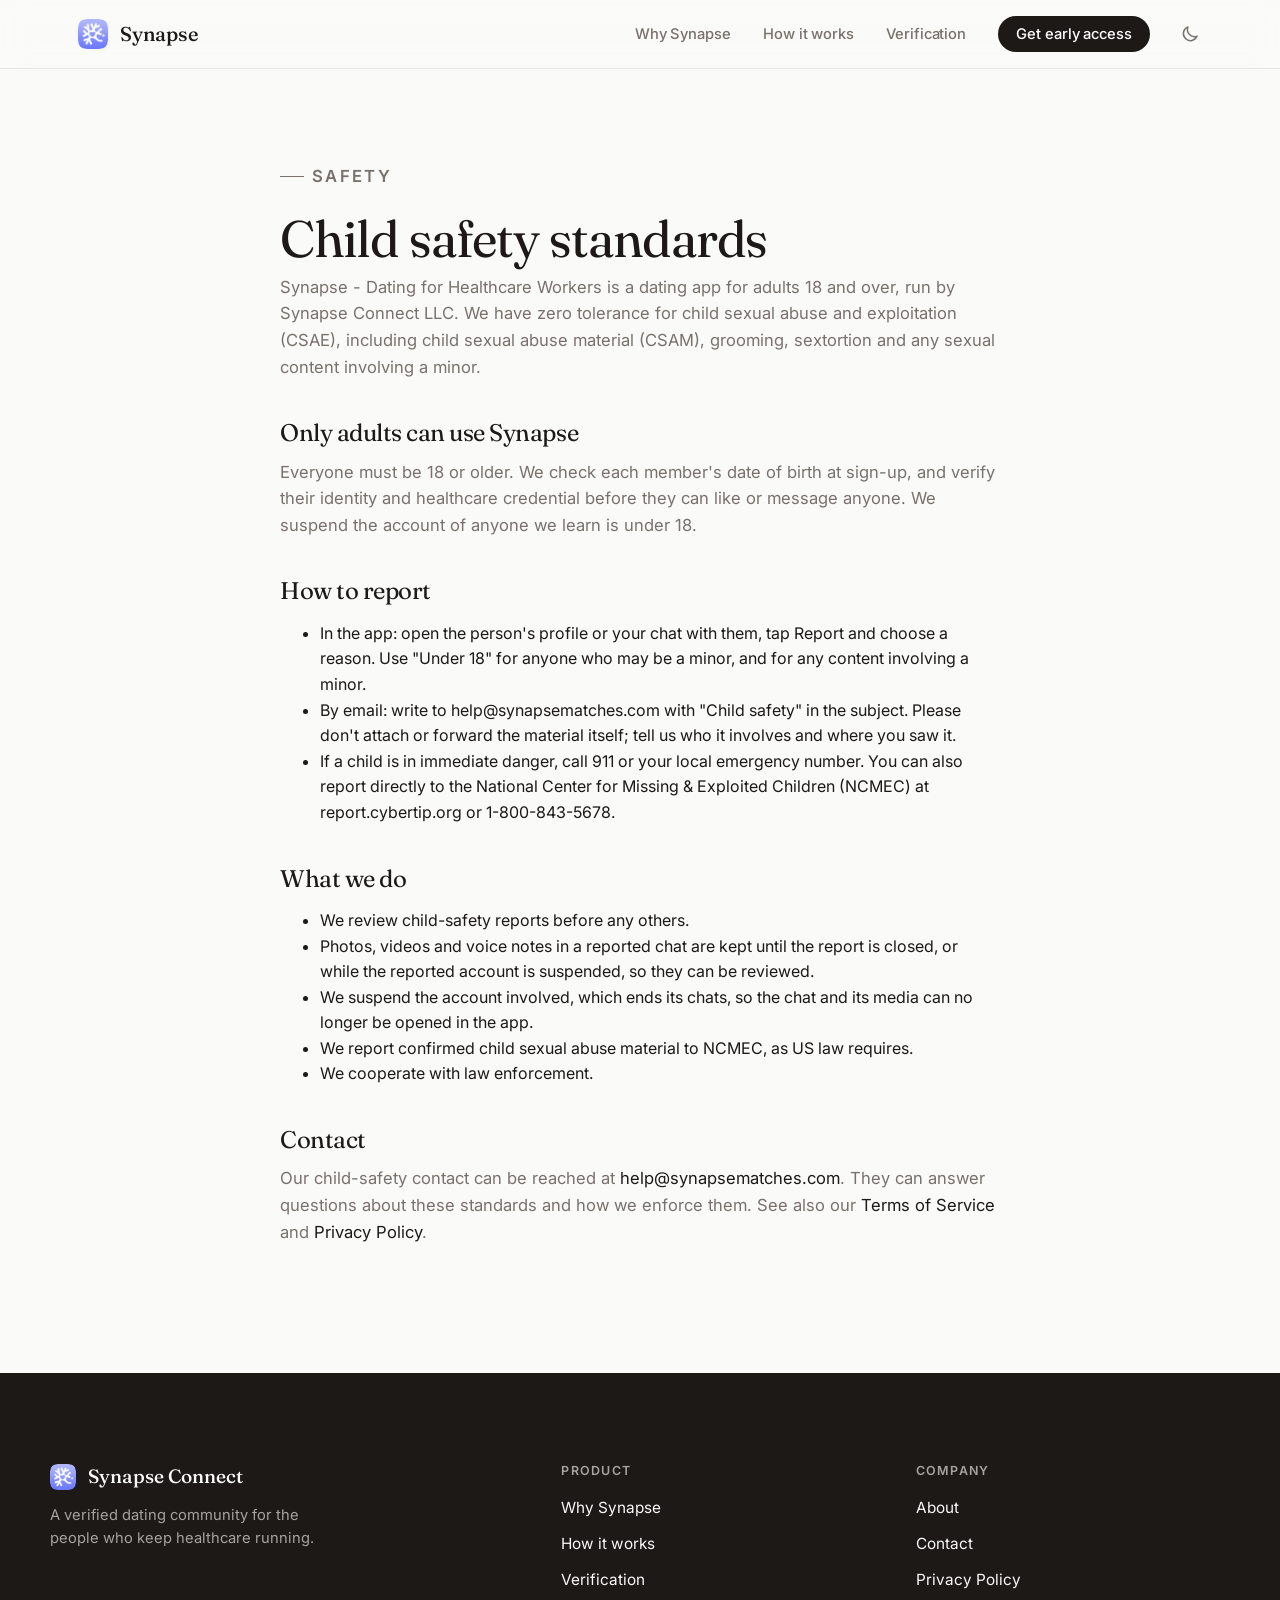
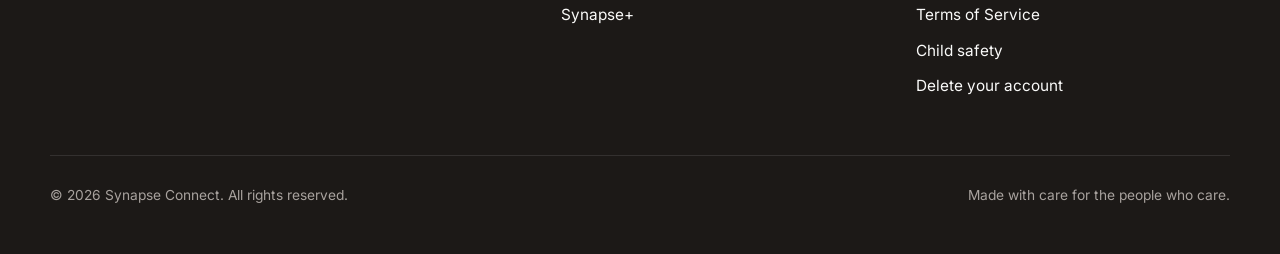
<file: child-safety/index.html>
<!DOCTYPE html>
<html lang="en" class="legal-page">
<head>
  <meta charset="UTF-8" />
  <meta name="viewport" content="width=device-width, initial-scale=1.0" />
  <meta name="color-scheme" content="light dark" />
  <meta name="theme-color" content="#FAFAF9" media="(prefers-color-scheme: light)" />
  <meta name="theme-color" content="#1C1917" media="(prefers-color-scheme: dark)" />
  <script data-cfasync="false">(function(){try{var t=localStorage.getItem('synapse-theme');if(t==='light'||t==='dark'){var d=document.documentElement;d.setAttribute('data-theme',t);d.style.colorScheme=t}}catch(e){}})();</script>
  <meta name="description" content="Synapse has zero tolerance for child sexual abuse and exploitation. How to report it, what we do, and who to contact." />
  <title>Child safety standards — Synapse</title>
  <link rel="icon" type="image/png" sizes="32x32" href="/icons/favicon-32.png" />
  <link rel="apple-touch-icon" href="/icons/apple-touch-icon.png" />
  <link rel="canonical" href="https://synapsematches.com/child-safety/" />
  <link rel="preconnect" href="https://fonts.googleapis.com" />
  <link rel="preconnect" href="https://fonts.gstatic.com" crossorigin />
  <!-- Load the Google Fonts CSS without blocking first paint; text shows in the fallback face until it arrives. -->
  <link rel="preload" as="style" href="https://fonts.googleapis.com/css2?family=Fraunces:opsz,wght@9..144,400;9..144,500&family=Inter:wght@400;500;600&display=swap" onload="this.onload=null;this.rel='stylesheet'" />
  <noscript><link rel="stylesheet" href="https://fonts.googleapis.com/css2?family=Fraunces:opsz,wght@9..144,400;9..144,500&family=Inter:wght@400;500;600&display=swap" /></noscript>
  <link rel="stylesheet" href="/ds/css/tokens.css?v=0.2.1" />
  <link rel="stylesheet" href="/style.css?v=2026-10-30b" />
  <script src="/theme.js?v=2026-10-30a" defer></script>
</head>
<body>
  <!-- Cloudflare: show email addresses as plain text so crawlers and no-JS visitors can read them -->
  <!--email_off-->
  <header class="site-header">
    <nav class="nav" aria-label="Primary">
      <a href="/" class="brand">
        <img src="/icons/brand-64.png" alt="" class="brand-mark" aria-hidden="true" />
        <span>Synapse</span>
      </a>
      <ul class="nav-links">
        <li><a href="/#why">Why Synapse</a></li>
        <li><a href="/#how">How it works</a></li>
        <li><a href="/#trust">Verification</a></li>
        <li><a class="nav-cta" href="/#waitlist">Get early access</a></li>
        <li class="nav-theme" hidden>
          <button type="button" class="theme-toggle" aria-label="Dark theme" aria-pressed="false" title="Switch to dark theme">
            <svg class="icon-moon" viewBox="0 0 24 24" width="20" height="20" aria-hidden="true" focusable="false"><path d="M20.5 14.5A8.5 8.5 0 0 1 9.5 3.5a8.5 8.5 0 1 0 11 11z" fill="none" stroke="currentColor" stroke-width="1.8" stroke-linejoin="round"/></svg>
            <svg class="icon-sun" viewBox="0 0 24 24" width="20" height="20" aria-hidden="true" focusable="false"><circle cx="12" cy="12" r="4.2" fill="none" stroke="currentColor" stroke-width="1.8"/><path d="M12 2.5v2.2M12 19.3v2.2M2.5 12h2.2M19.3 12h2.2M5.3 5.3l1.6 1.6M17.1 17.1l1.6 1.6M5.3 18.7l1.6-1.6M17.1 6.9l1.6-1.6" stroke="currentColor" stroke-width="1.8" stroke-linecap="round"/></svg>
          </button>
        </li>
      </ul>
    </nav>
  </header>

  <main>
    <div class="section-inner section-prose">
      <p class="eyebrow">Safety</p>
      <h1>Child safety standards</h1>
      <p>Synapse - Dating for Healthcare Workers is a dating app for adults 18 and over, run by Synapse Connect LLC. We have zero tolerance for child sexual abuse and exploitation (CSAE), including child sexual abuse material (CSAM), grooming, sextortion and any sexual content involving a minor.</p>

      <h2>Only adults can use Synapse</h2>
      <p>Everyone must be 18 or older. We check each member&#x27;s date of birth at sign-up, and verify their identity and healthcare credential before they can like or message anyone. We suspend the account of anyone we learn is under 18.</p>

      <h2>How to report</h2>
      <ul>
        <li>In the app: open the person&#x27;s profile or your chat with them, tap Report and choose a reason. Use &quot;Under 18&quot; for anyone who may be a minor, and for any content involving a minor.</li>
        <li>By email: write to <a href="mailto:help@synapsematches.com">help@synapsematches.com</a> with &quot;Child safety&quot; in the subject. Please don&#x27;t attach or forward the material itself; tell us who it involves and where you saw it.</li>
        <li>If a child is in immediate danger, call 911 or your local emergency number. You can also report directly to the National Center for Missing &amp; Exploited Children (NCMEC) at <a href="https://report.cybertip.org/">report.cybertip.org</a> or 1-800-843-5678.</li>
      </ul>

      <h2>What we do</h2>
      <ul>
        <li>We review child-safety reports before any others.</li>
        <li>Photos, videos and voice notes in a reported chat are kept until the report is closed, or while the reported account is suspended, so they can be reviewed.</li>
        <li>We suspend the account involved, which ends its chats, so the chat and its media can no longer be opened in the app.</li>
        <li>We report confirmed child sexual abuse material to NCMEC, as US law requires.</li>
        <li>We cooperate with law enforcement.</li>
      </ul>

      <h2>Contact</h2>
      <p>Our child-safety contact can be reached at <a href="mailto:help@synapsematches.com">help@synapsematches.com</a>. They can answer questions about these standards and how we enforce them. See also our <a href="/terms.html">Terms of Service</a> and <a href="/privacy.html">Privacy Policy</a>.</p>
    </div>
  </main>

  <footer class="site-footer">
    <div class="footer-inner">
      <div>
        <p class="footer-brand">
          <img src="/icons/brand-64.png" alt="" class="footer-mark" aria-hidden="true" />
          Synapse Connect
        </p>
        <p class="footer-tag">A verified dating community for the people who keep healthcare running.</p>
      </div>
      <div class="footer-col">
        <h4>Product</h4>
        <ul>
          <li><a href="/#why">Why Synapse</a></li>
          <li><a href="/#how">How it works</a></li>
          <li><a href="/#trust">Verification</a></li>
          <li><a href="/#plus">Synapse+</a></li>
        </ul>
      </div>
      <div class="footer-col">
        <h4>Company</h4>
        <ul>
          <li><a href="/#about">About</a></li>
          <li><a href="mailto:help@synapsematches.com">Contact</a></li>
          <li><a href="/privacy.html">Privacy Policy</a></li>
          <li><a href="/terms.html">Terms of Service</a></li>
          <li><a href="/child-safety/">Child safety</a></li>
          <li><a href="/delete-account/">Delete your account</a></li>
        </ul>
      </div>
    </div>
    <div class="footer-bottom">
      <p>&copy; 2026 Synapse Connect. All rights reserved.</p>
      <p>Made with care for the people who care.</p>
    </div>
  </footer>
<!-- Cloudflare Web Analytics --><script defer src="https://static.cloudflareinsights.com/beacon.min.js" data-cf-beacon='{"token": "bf261370e2ad4e2380d12c57f0178c21"}'></script><!-- End Cloudflare Web Analytics -->
<!--/email_off-->
</body>
</html>
</file>
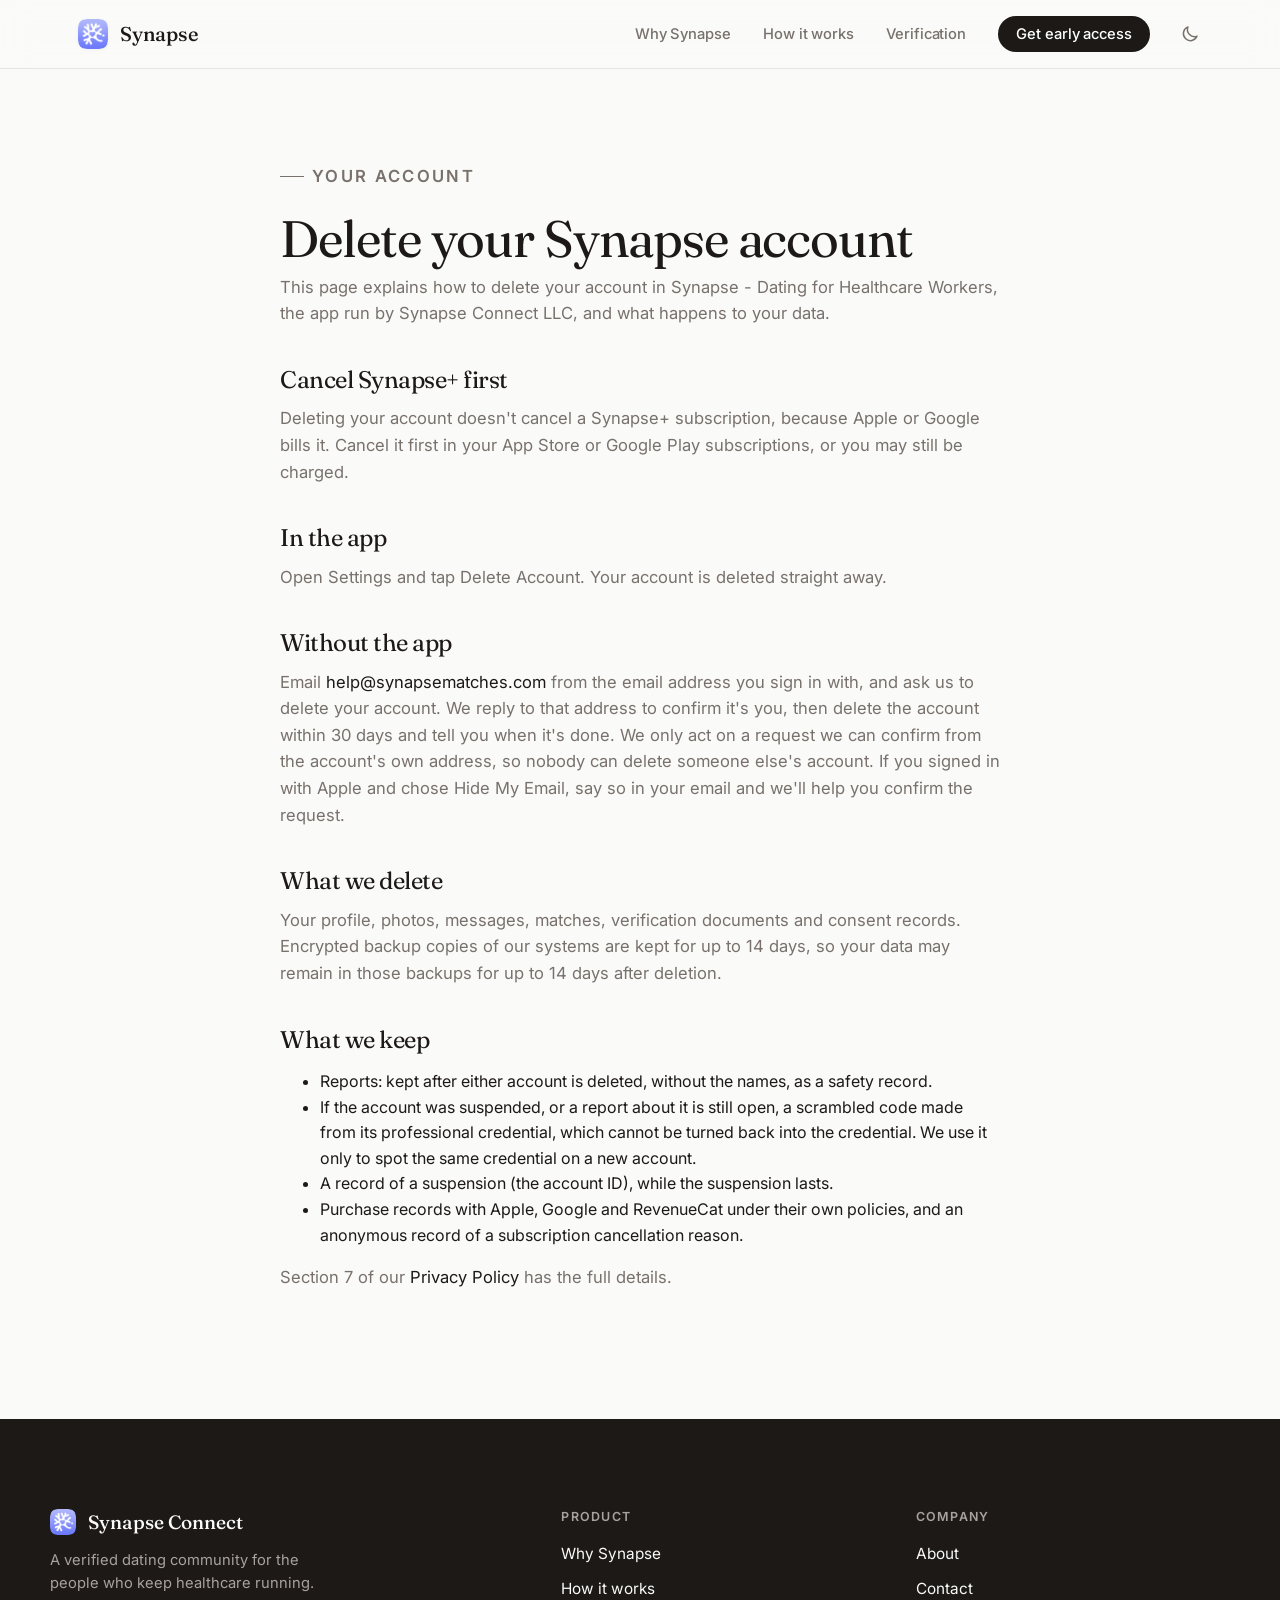
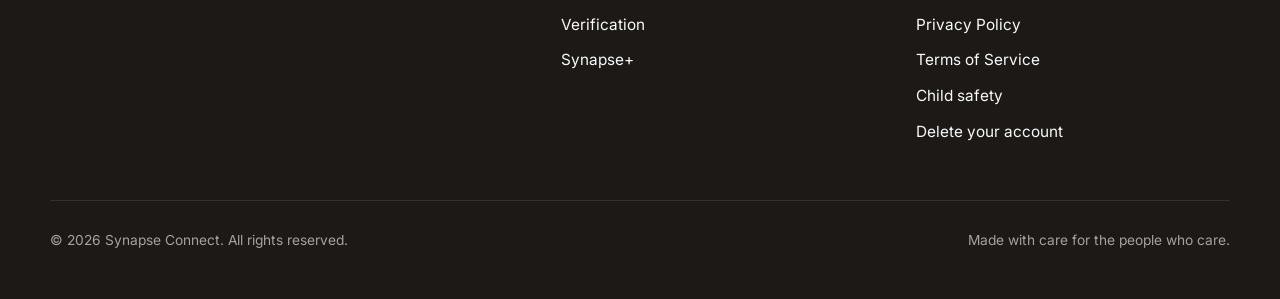
<file: delete-account/index.html>
<!DOCTYPE html>
<html lang="en" class="legal-page">
<head>
  <meta charset="UTF-8" />
  <meta name="viewport" content="width=device-width, initial-scale=1.0" />
  <meta name="color-scheme" content="light dark" />
  <meta name="theme-color" content="#FAFAF9" media="(prefers-color-scheme: light)" />
  <meta name="theme-color" content="#1C1917" media="(prefers-color-scheme: dark)" />
  <script data-cfasync="false">(function(){try{var t=localStorage.getItem('synapse-theme');if(t==='light'||t==='dark'){var d=document.documentElement;d.setAttribute('data-theme',t);d.style.colorScheme=t}}catch(e){}})();</script>
  <meta name="description" content="How to delete your Synapse account, in the app or by email, and what we delete and keep." />
  <title>Delete your Synapse account</title>
  <link rel="icon" type="image/png" sizes="32x32" href="/icons/favicon-32.png" />
  <link rel="apple-touch-icon" href="/icons/apple-touch-icon.png" />
  <link rel="canonical" href="https://synapsematches.com/delete-account/" />
  <link rel="preconnect" href="https://fonts.googleapis.com" />
  <link rel="preconnect" href="https://fonts.gstatic.com" crossorigin />
  <!-- Load the Google Fonts CSS without blocking first paint; text shows in the fallback face until it arrives. -->
  <link rel="preload" as="style" href="https://fonts.googleapis.com/css2?family=Fraunces:opsz,wght@9..144,400;9..144,500&family=Inter:wght@400;500;600&display=swap" onload="this.onload=null;this.rel='stylesheet'" />
  <noscript><link rel="stylesheet" href="https://fonts.googleapis.com/css2?family=Fraunces:opsz,wght@9..144,400;9..144,500&family=Inter:wght@400;500;600&display=swap" /></noscript>
  <link rel="stylesheet" href="/ds/css/tokens.css?v=0.2.1" />
  <link rel="stylesheet" href="/style.css?v=2026-10-30b" />
  <script src="/theme.js?v=2026-10-30a" defer></script>
</head>
<body>
  <!-- Cloudflare: show email addresses as plain text so crawlers and no-JS visitors can read them -->
  <!--email_off-->
  <header class="site-header">
    <nav class="nav" aria-label="Primary">
      <a href="/" class="brand">
        <img src="/icons/brand-64.png" alt="" class="brand-mark" aria-hidden="true" />
        <span>Synapse</span>
      </a>
      <ul class="nav-links">
        <li><a href="/#why">Why Synapse</a></li>
        <li><a href="/#how">How it works</a></li>
        <li><a href="/#trust">Verification</a></li>
        <li><a class="nav-cta" href="/#waitlist">Get early access</a></li>
        <li class="nav-theme" hidden>
          <button type="button" class="theme-toggle" aria-label="Dark theme" aria-pressed="false" title="Switch to dark theme">
            <svg class="icon-moon" viewBox="0 0 24 24" width="20" height="20" aria-hidden="true" focusable="false"><path d="M20.5 14.5A8.5 8.5 0 0 1 9.5 3.5a8.5 8.5 0 1 0 11 11z" fill="none" stroke="currentColor" stroke-width="1.8" stroke-linejoin="round"/></svg>
            <svg class="icon-sun" viewBox="0 0 24 24" width="20" height="20" aria-hidden="true" focusable="false"><circle cx="12" cy="12" r="4.2" fill="none" stroke="currentColor" stroke-width="1.8"/><path d="M12 2.5v2.2M12 19.3v2.2M2.5 12h2.2M19.3 12h2.2M5.3 5.3l1.6 1.6M17.1 17.1l1.6 1.6M5.3 18.7l1.6-1.6M17.1 6.9l1.6-1.6" stroke="currentColor" stroke-width="1.8" stroke-linecap="round"/></svg>
          </button>
        </li>
      </ul>
    </nav>
  </header>

  <main>
    <div class="section-inner section-prose">
      <p class="eyebrow">Your account</p>
      <h1>Delete your Synapse account</h1>
      <p>This page explains how to delete your account in Synapse - Dating for Healthcare Workers, the app run by Synapse Connect LLC, and what happens to your data.</p>

      <h2>Cancel Synapse+ first</h2>
      <p>Deleting your account doesn&#x27;t cancel a Synapse+ subscription, because Apple or Google bills it. Cancel it first in your App Store or Google Play subscriptions, or you may still be charged.</p>

      <h2>In the app</h2>
      <p>Open Settings and tap Delete Account. Your account is deleted straight away.</p>

      <h2>Without the app</h2>
      <p>Email <a href="mailto:help@synapsematches.com">help@synapsematches.com</a> from the email address you sign in with, and ask us to delete your account. We reply to that address to confirm it&#x27;s you, then delete the account within 30 days and tell you when it&#x27;s done. We only act on a request we can confirm from the account&#x27;s own address, so nobody can delete someone else&#x27;s account. If you signed in with Apple and chose Hide My Email, say so in your email and we&#x27;ll help you confirm the request.</p>

      <h2>What we delete</h2>
      <p>Your profile, photos, messages, matches, verification documents and consent records. Encrypted backup copies of our systems are kept for up to 14 days, so your data may remain in those backups for up to 14 days after deletion.</p>

      <h2>What we keep</h2>
      <ul>
        <li>Reports: kept after either account is deleted, without the names, as a safety record.</li>
        <li>If the account was suspended, or a report about it is still open, a scrambled code made from its professional credential, which cannot be turned back into the credential. We use it only to spot the same credential on a new account.</li>
        <li>A record of a suspension (the account ID), while the suspension lasts.</li>
        <li>Purchase records with Apple, Google and RevenueCat under their own policies, and an anonymous record of a subscription cancellation reason.</li>
      </ul>
      <p>Section 7 of our <a href="/privacy.html">Privacy Policy</a> has the full details.</p>
    </div>
  </main>

  <footer class="site-footer">
    <div class="footer-inner">
      <div>
        <p class="footer-brand">
          <img src="/icons/brand-64.png" alt="" class="footer-mark" aria-hidden="true" />
          Synapse Connect
        </p>
        <p class="footer-tag">A verified dating community for the people who keep healthcare running.</p>
      </div>
      <div class="footer-col">
        <h4>Product</h4>
        <ul>
          <li><a href="/#why">Why Synapse</a></li>
          <li><a href="/#how">How it works</a></li>
          <li><a href="/#trust">Verification</a></li>
          <li><a href="/#plus">Synapse+</a></li>
        </ul>
      </div>
      <div class="footer-col">
        <h4>Company</h4>
        <ul>
          <li><a href="/#about">About</a></li>
          <li><a href="mailto:help@synapsematches.com">Contact</a></li>
          <li><a href="/privacy.html">Privacy Policy</a></li>
          <li><a href="/terms.html">Terms of Service</a></li>
          <li><a href="/child-safety/">Child safety</a></li>
          <li><a href="/delete-account/">Delete your account</a></li>
        </ul>
      </div>
    </div>
    <div class="footer-bottom">
      <p>&copy; 2026 Synapse Connect. All rights reserved.</p>
      <p>Made with care for the people who care.</p>
    </div>
  </footer>
<!-- Cloudflare Web Analytics --><script defer src="https://static.cloudflareinsights.com/beacon.min.js" data-cf-beacon='{"token": "bf261370e2ad4e2380d12c57f0178c21"}'></script><!-- End Cloudflare Web Analytics -->
<!--/email_off-->
</body>
</html>
</file>
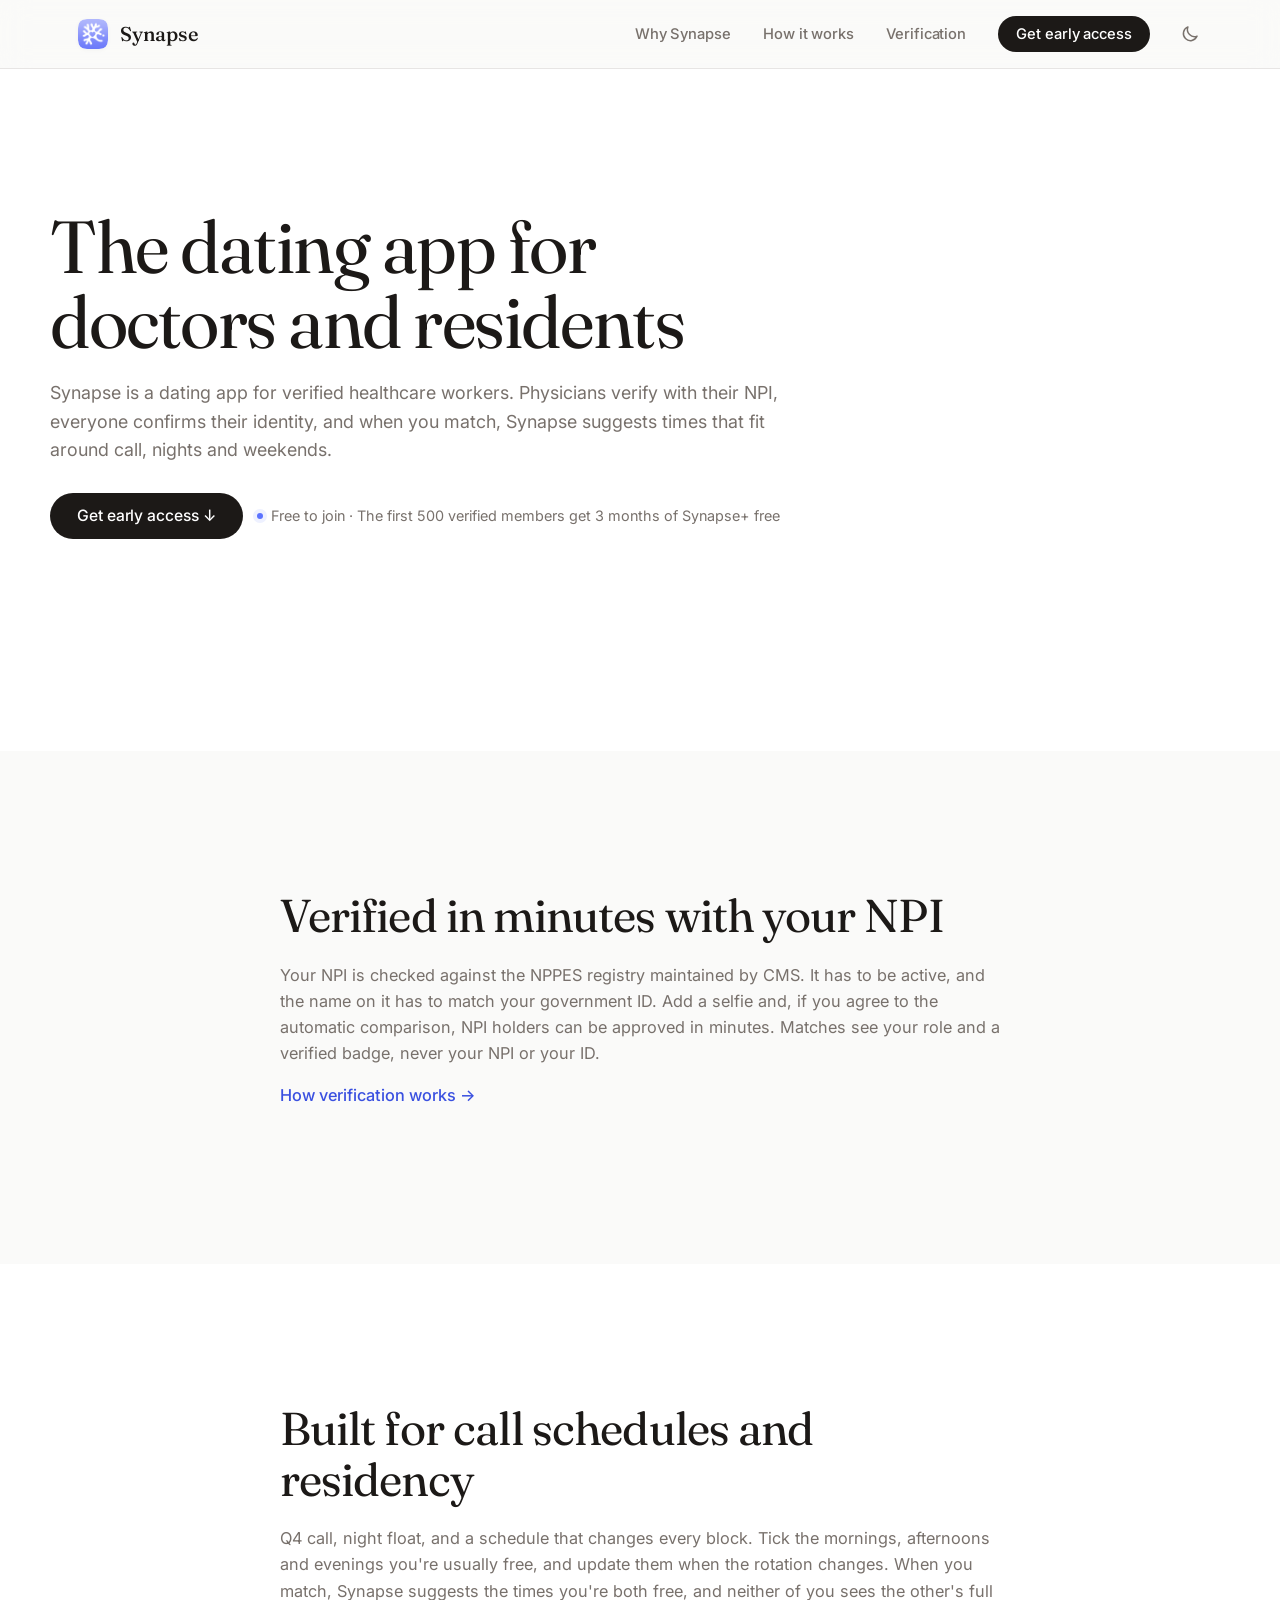
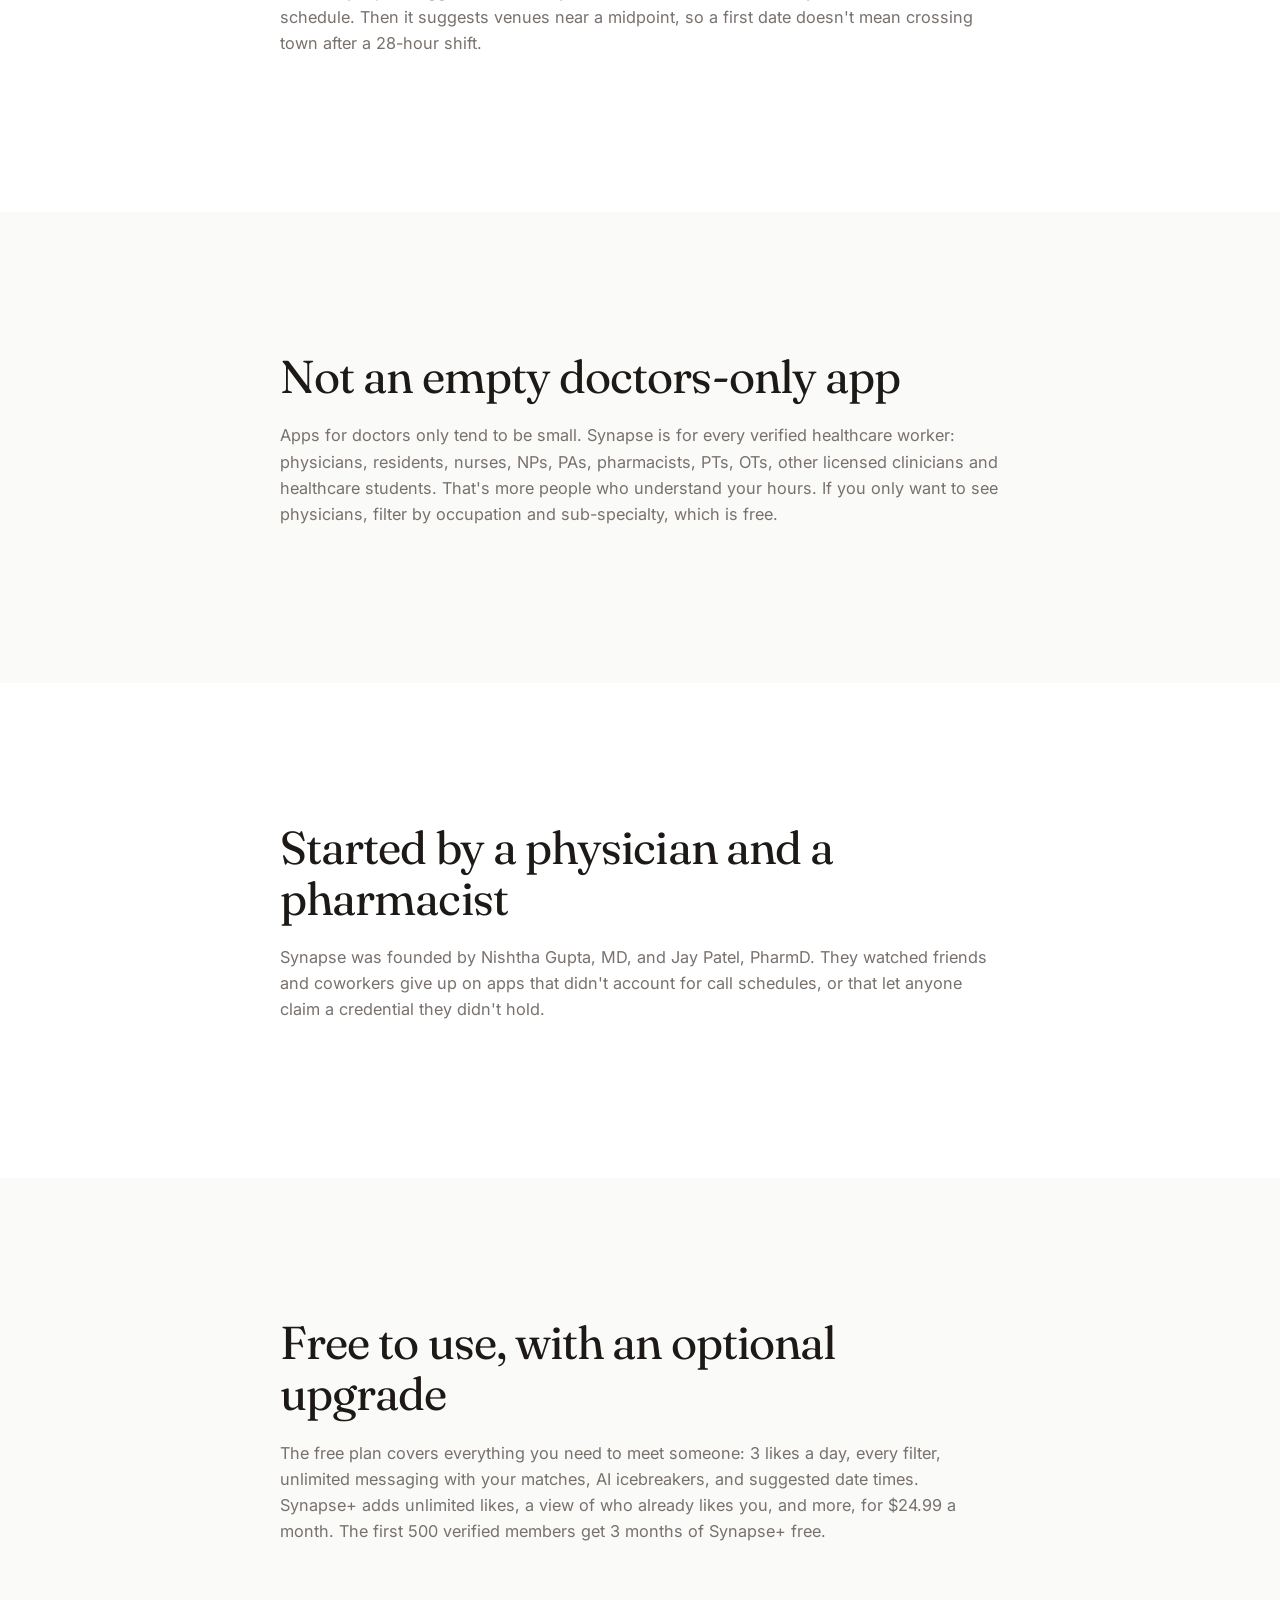
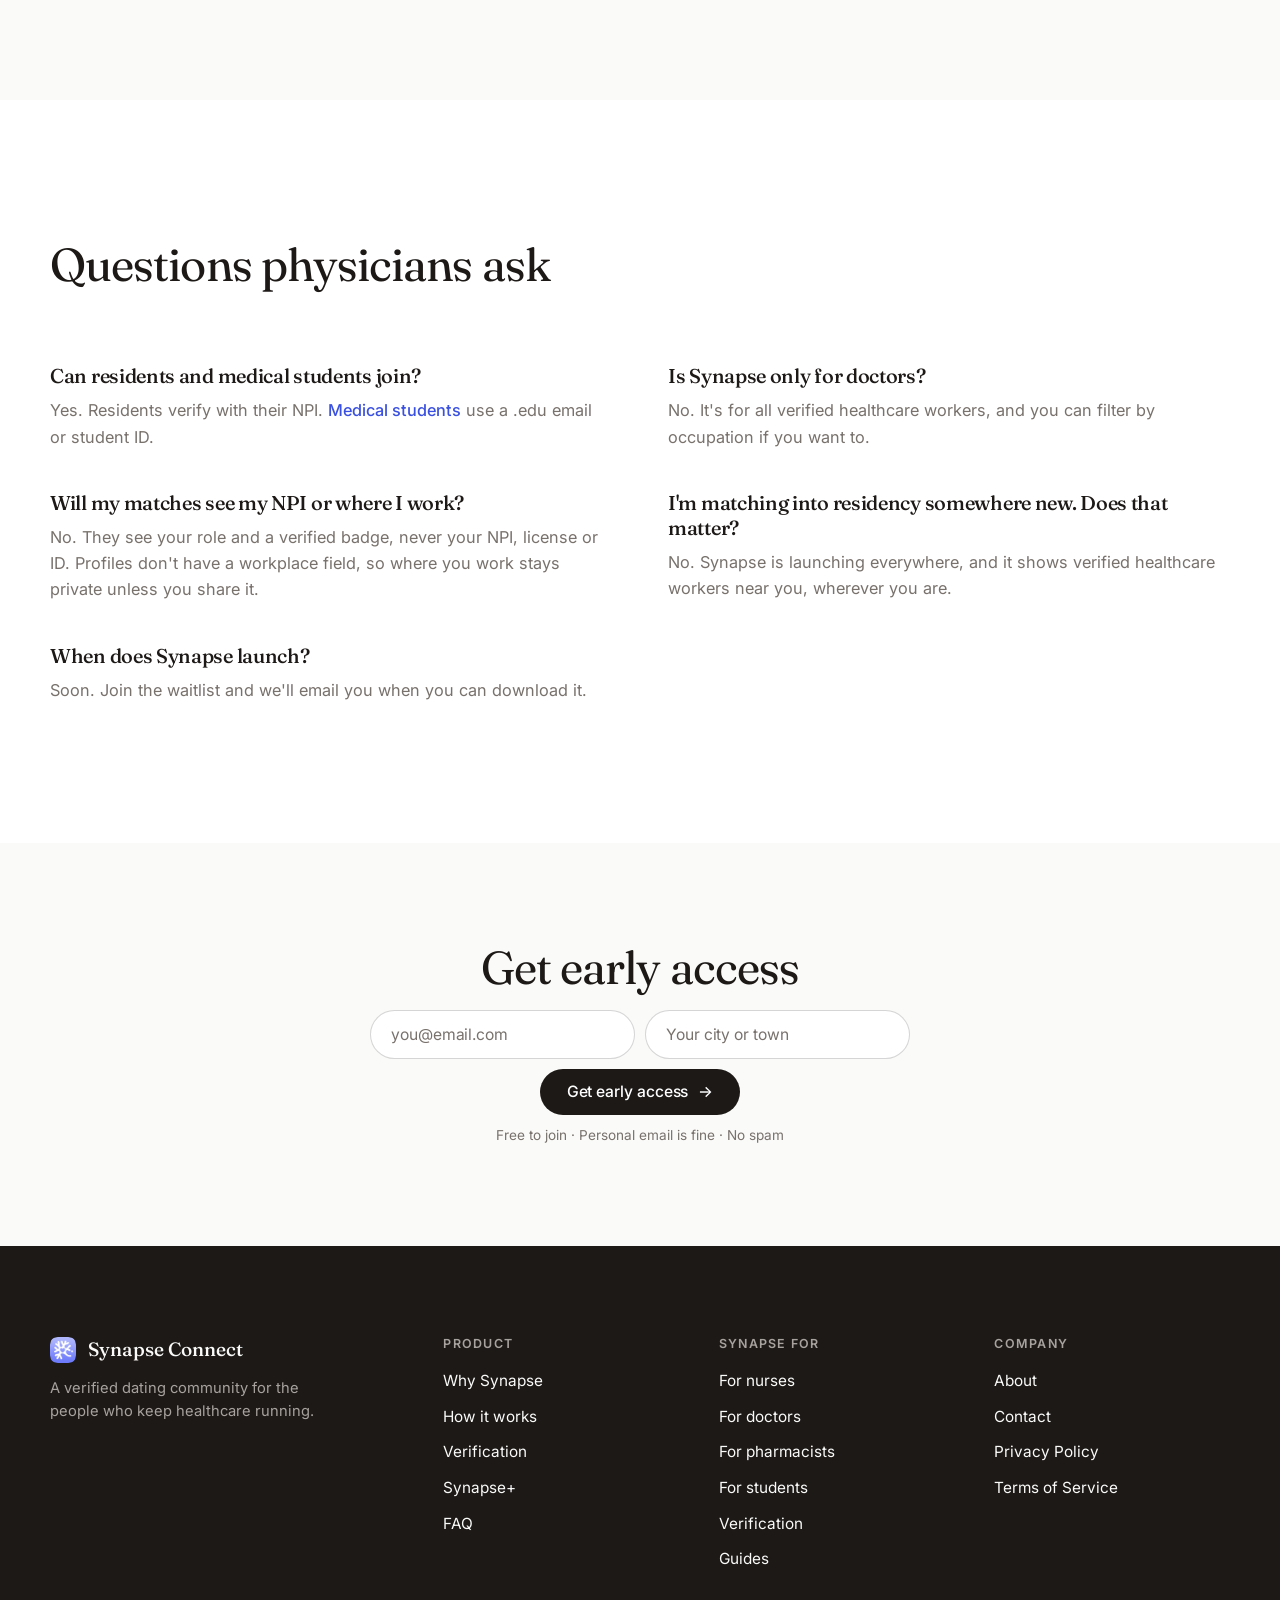
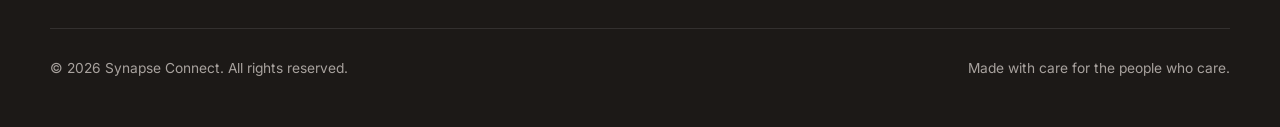
<file: doctors/index.html>
<!DOCTYPE html>
<html lang="en">
<head>
  <meta charset="UTF-8" />
  <meta name="viewport" content="width=device-width, initial-scale=1.0" />
  <meta name="color-scheme" content="light dark" />
  <meta name="theme-color" content="#FAFAF9" media="(prefers-color-scheme: light)" />
  <meta name="theme-color" content="#1C1917" media="(prefers-color-scheme: dark)" />
  <script data-cfasync="false">(function(){try{var t=localStorage.getItem('synapse-theme');if(t==='light'||t==='dark'){var d=document.documentElement;d.setAttribute('data-theme',t);d.style.colorScheme=t}}catch(e){}})();</script>
  <meta name="description" content="A dating app for physicians and residents. NPIs are checked against the national registry, and dates are suggested for when you're both off call." />
  <title>Dating App for Doctors &amp; Residents: NPI-Verified | Synapse</title>
  <link rel="icon" type="image/png" sizes="32x32" href="/icons/favicon-32.png" />
  <link rel="apple-touch-icon" href="/icons/apple-touch-icon.png" />
  <link rel="canonical" href="https://synapsematches.com/doctors/" />
  <meta property="og:title" content="Dating App for Doctors &amp; Residents: NPI-Verified | Synapse" />
  <meta property="og:description" content="A dating app for physicians and residents. NPIs are checked against the national registry, and dates are suggested for when you're both off call." />
  <meta property="og:image" content="https://synapsematches.com/ds/icons/og-share.png" />
  <meta property="og:image:width" content="1200" />
  <meta property="og:image:height" content="630" />
  <meta property="og:image:alt" content="Synapse share card: &quot;Dating, designed for your hours.&quot; beside the white neuron mark on a blue gradient" />
  <meta property="og:url" content="https://synapsematches.com/doctors/" />
  <meta property="og:type" content="website" />
  <meta property="og:site_name" content="Synapse" />
  <meta name="twitter:card" content="summary_large_image" />
  <meta name="twitter:title" content="Dating App for Doctors &amp; Residents: NPI-Verified | Synapse" />
  <meta name="twitter:description" content="A dating app for physicians and residents. NPIs are checked against the national registry, and dates are suggested for when you're both off call." />
  <meta name="twitter:image" content="https://synapsematches.com/ds/icons/og-share.png" />
  <meta name="twitter:image:alt" content="Synapse share card: &quot;Dating, designed for your hours.&quot; beside the white neuron mark on a blue gradient" />
  <link rel="preconnect" href="https://fonts.googleapis.com" />
  <link rel="preconnect" href="https://fonts.gstatic.com" crossorigin />
  <!-- Load the Google Fonts CSS without blocking first paint; text shows in the fallback face until it arrives. -->
  <link rel="preload" as="style" href="https://fonts.googleapis.com/css2?family=Fraunces:opsz,wght@9..144,400;9..144,500&family=Inter:wght@400;500;600&display=swap" onload="this.onload=null;this.rel='stylesheet'" />
  <noscript><link rel="stylesheet" href="https://fonts.googleapis.com/css2?family=Fraunces:opsz,wght@9..144,400;9..144,500&family=Inter:wght@400;500;600&display=swap" /></noscript>
  <link rel="stylesheet" href="/ds/css/tokens.css?v=0.2.1" />
  <link rel="stylesheet" href="/style.css?v=2026-10-30b" />
  <script src="/theme.js?v=2026-10-30a" defer></script>
  <script type="application/ld+json">
  {
    "@context": "https://schema.org",
    "@graph": [
      {
        "@type": "WebPage",
        "name": "The dating app for doctors and residents",
        "url": "https://synapsematches.com/doctors/",
        "description": "A dating app for physicians and residents. NPIs are checked against the national registry, and dates are suggested for when you're both off call.",
        "isPartOf": { "@id": "https://synapsematches.com/#website" }
      },
      {
        "@type": "BreadcrumbList",
        "itemListElement": [
          { "@type": "ListItem", "position": 1, "name": "Home", "item": "https://synapsematches.com/" },
          { "@type": "ListItem", "position": 2, "name": "For doctors", "item": "https://synapsematches.com/doctors/" }
        ]
      }
    ]
  }
  </script>
</head>
<body>
  <!-- Cloudflare: show email addresses as plain text so crawlers and no-JS visitors can read them -->
  <!--email_off-->
  <header class="site-header">
    <nav class="nav" aria-label="Primary">
      <a href="/" class="brand">
        <img src="/icons/brand-64.png" alt="" class="brand-mark" aria-hidden="true" />
        <span>Synapse</span>
      </a>
      <ul class="nav-links">
        <li><a href="/#why">Why Synapse</a></li>
        <li><a href="/#how">How it works</a></li>
        <li><a href="/#trust">Verification</a></li>
        <li><a class="nav-cta" href="/#waitlist">Get early access</a></li>
        <li class="nav-theme" hidden>
          <button type="button" class="theme-toggle" aria-label="Dark theme" aria-pressed="false" title="Switch to dark theme">
            <svg class="icon-moon" viewBox="0 0 24 24" width="20" height="20" aria-hidden="true" focusable="false"><path d="M20.5 14.5A8.5 8.5 0 0 1 9.5 3.5a8.5 8.5 0 1 0 11 11z" fill="none" stroke="currentColor" stroke-width="1.8" stroke-linejoin="round"/></svg>
            <svg class="icon-sun" viewBox="0 0 24 24" width="20" height="20" aria-hidden="true" focusable="false"><circle cx="12" cy="12" r="4.2" fill="none" stroke="currentColor" stroke-width="1.8"/><path d="M12 2.5v2.2M12 19.3v2.2M2.5 12h2.2M19.3 12h2.2M5.3 5.3l1.6 1.6M17.1 17.1l1.6 1.6M5.3 18.7l1.6-1.6M17.1 6.9l1.6-1.6" stroke="currentColor" stroke-width="1.8" stroke-linecap="round"/></svg>
          </button>
        </li>
      </ul>
    </nav>
  </header>

  <main>

    <section class="section section-paper" aria-labelledby="doctors-title">
      <div class="section-inner">
        <div class="section-head">
          <h1 id="doctors-title">The dating app for doctors and residents</h1>
          <p>Synapse is a dating app for verified healthcare workers. Physicians verify with their NPI, everyone confirms their identity, and when you match, Synapse suggests times that fit around call, nights and weekends.</p>
          <div class="cta-row">
            <a class="btn btn-primary" href="#join">Get early access ↓</a>
            <p class="hero-meta">Free to join · The first 500 verified members get 3 months of Synapse+ free</p>
          </div>
        </div>
      </div>
    </section>

    <section class="section section-cream" id="verified" aria-labelledby="verified-title">
      <div class="section-inner section-prose">
        <h2 id="verified-title">Verified in minutes with your NPI</h2>
        <p>Your NPI is checked against the NPPES registry maintained by CMS. It has to be active, and the name on it has to match your government ID. Add a selfie and, if you agree to the automatic comparison, NPI holders can be approved in minutes. Matches see your role and a verified badge, never your NPI or your ID.</p>
        <p><a class="text-link" href="/verification/">How verification works →</a></p>
      </div>
    </section>

    <section class="section section-paper" id="schedule" aria-labelledby="schedule-title">
      <div class="section-inner section-prose">
        <h2 id="schedule-title">Built for call schedules and residency</h2>
        <p>Q4 call, night float, and a schedule that changes every block. Tick the mornings, afternoons and evenings you're usually free, and update them when the rotation changes. When you match, Synapse suggests the times you're both free, and neither of you sees the other's full schedule. Then it suggests venues near a midpoint, so a first date doesn't mean crossing town after a 28-hour shift.</p>
      </div>
    </section>

    <section class="section section-cream" id="everyone" aria-labelledby="everyone-title">
      <div class="section-inner section-prose">
        <h2 id="everyone-title">Not an empty doctors-only app</h2>
        <p>Apps for doctors only tend to be small. Synapse is for every verified healthcare worker: physicians, residents, nurses, NPs, PAs, pharmacists, PTs, OTs, other licensed clinicians and healthcare students. That's more people who understand your hours. If you only want to see physicians, filter by occupation and sub-specialty, which is free.</p>
      </div>
    </section>

    <section class="section section-paper" id="founders" aria-labelledby="founders-title">
      <div class="section-inner section-prose">
        <h2 id="founders-title">Started by a physician and a pharmacist</h2>
        <p>Synapse was founded by Nishtha Gupta, MD, and Jay Patel, PharmD. They watched friends and coworkers give up on apps that didn't account for call schedules, or that let anyone claim a credential they didn't hold.</p>
      </div>
    </section>

    <section class="section section-cream" id="pricing" aria-labelledby="pricing-title">
      <div class="section-inner section-prose">
        <h2 id="pricing-title">Free to use, with an optional upgrade</h2>
        <p>The free plan covers everything you need to meet someone: 3 likes a day, every filter, unlimited messaging with your matches, AI icebreakers, and suggested date times. Synapse+ adds unlimited likes, a view of who already likes you, and more, for $24.99 a month. The first 500 verified members get 3 months of Synapse+ free.</p>
      </div>
    </section>

    <section class="section section-paper" id="faq" aria-labelledby="faq-title">
      <div class="section-inner">
        <div class="section-head">
          <h2 id="faq-title">Questions physicians ask</h2>
        </div>
        <div class="faq-list">
          <div class="faq-item">
            <h3>Can residents and medical students join?</h3>
            <p>Yes. Residents verify with their NPI. <a class="text-link" href="/healthcare-students/">Medical students</a> use a .edu email or student ID.</p>
          </div>
          <div class="faq-item">
            <h3>Is Synapse only for doctors?</h3>
            <p>No. It's for all verified healthcare workers, and you can filter by occupation if you want to.</p>
          </div>
          <div class="faq-item">
            <h3>Will my matches see my NPI or where I work?</h3>
            <p>No. They see your role and a verified badge, never your NPI, license or ID. Profiles don't have a workplace field, so where you work stays private unless you share it.</p>
          </div>
          <div class="faq-item">
            <h3>I'm matching into residency somewhere new. Does that matter?</h3>
            <p>No. Synapse is launching everywhere, and it shows verified healthcare workers near you, wherever you are.</p>
          </div>
          <div class="faq-item">
            <h3>When does Synapse launch?</h3>
            <p>Soon. Join the waitlist and we'll email you when you can download it.</p>
          </div>
        </div>
      </div>
    </section>

    <section class="section section-cream cta-band" id="join" aria-labelledby="join-title">
      <div class="section-inner cta-band-inner">
        <h2 id="join-title">Get early access</h2>
        <div class="waitlist-block">
            <form class="waitlist-form" novalidate>
              <label class="sr-only" for="waitlist-email-d">Email address</label>
              <input
                id="waitlist-email-d"
                class="waitlist-input"
                type="email"
                name="email"
                placeholder="you@email.com"
                autocomplete="email"
                required
              />
              <div class="waitlist-place">
                <label class="sr-only" for="waitlist-place-d">City or town</label>
                <input
                  id="waitlist-place-d"
                  class="waitlist-input"
                  type="text"
                  name="place"
                  placeholder="Your city or town"
                  autocomplete="off"
                  role="combobox"
                  aria-autocomplete="list"
                  aria-expanded="false"
                  aria-controls="waitlist-place-list-d"
                  required
                />
                <ul id="waitlist-place-list-d" class="waitlist-place-list" role="listbox" aria-label="Cities and towns" hidden></ul>
              </div>
              <input
                class="waitlist-hp"
                type="text"
                name="company"
                tabindex="-1"
                autocomplete="off"
                aria-hidden="true"
              />
              <button class="btn btn-primary btn-arrow" type="submit">Get early access</button>
            </form>
            <p class="waitlist-status" role="status" aria-live="polite"></p>
            <p class="waitlist-note">Free to join · Personal email is fine · No spam</p>
          </div>
      </div>
    </section>
  </main>

  <footer class="site-footer">
    <div class="footer-inner">
      <div>
        <p class="footer-brand">
          <img src="/icons/brand-64.png" alt="" class="footer-mark" aria-hidden="true" />
          Synapse Connect
        </p>
        <p class="footer-tag">A verified dating community for the people who keep healthcare running.</p>
      </div>
      <div class="footer-col">
        <h4>Product</h4>
        <ul>
          <li><a href="/#why">Why Synapse</a></li>
          <li><a href="/#how">How it works</a></li>
          <li><a href="/#trust">Verification</a></li>
          <li><a href="/#plus">Synapse+</a></li>
          <li><a href="/#faq">FAQ</a></li>
        </ul>
      </div>
      <div class="footer-col">
        <h4>Synapse for</h4>
        <ul>
          <li><a href="/nurses/">For nurses</a></li>
          <li><a href="/doctors/">For doctors</a></li>
          <li><a href="/pharmacists/">For pharmacists</a></li>
          <li><a href="/healthcare-students/">For students</a></li>
          <li><a href="/verification/">Verification</a></li>
          <li><a href="/guides/dating-with-12-hour-shifts/">Guides</a></li>
        </ul>
      </div>
      <div class="footer-col">
        <h4>Company</h4>
        <ul>
          <li><a href="/#about">About</a></li>
          <li><a href="mailto:help@synapsematches.com">Contact</a></li>
          <li><a href="/privacy.html">Privacy Policy</a></li>
          <li><a href="/terms.html">Terms of Service</a></li>
        </ul>
      </div>
    </div>
    <div class="footer-bottom">
      <p>&copy; 2026 Synapse Connect. All rights reserved.</p>
      <p>Made with care for the people who care.</p>
    </div>
  </footer>

  <script src="/waitlist.js"></script>
<!-- Cloudflare Web Analytics --><script defer src="https://static.cloudflareinsights.com/beacon.min.js" data-cf-beacon='{"token": "bf261370e2ad4e2380d12c57f0178c21"}'></script><!-- End Cloudflare Web Analytics -->
<!--/email_off-->
</body>
</html>
</file>
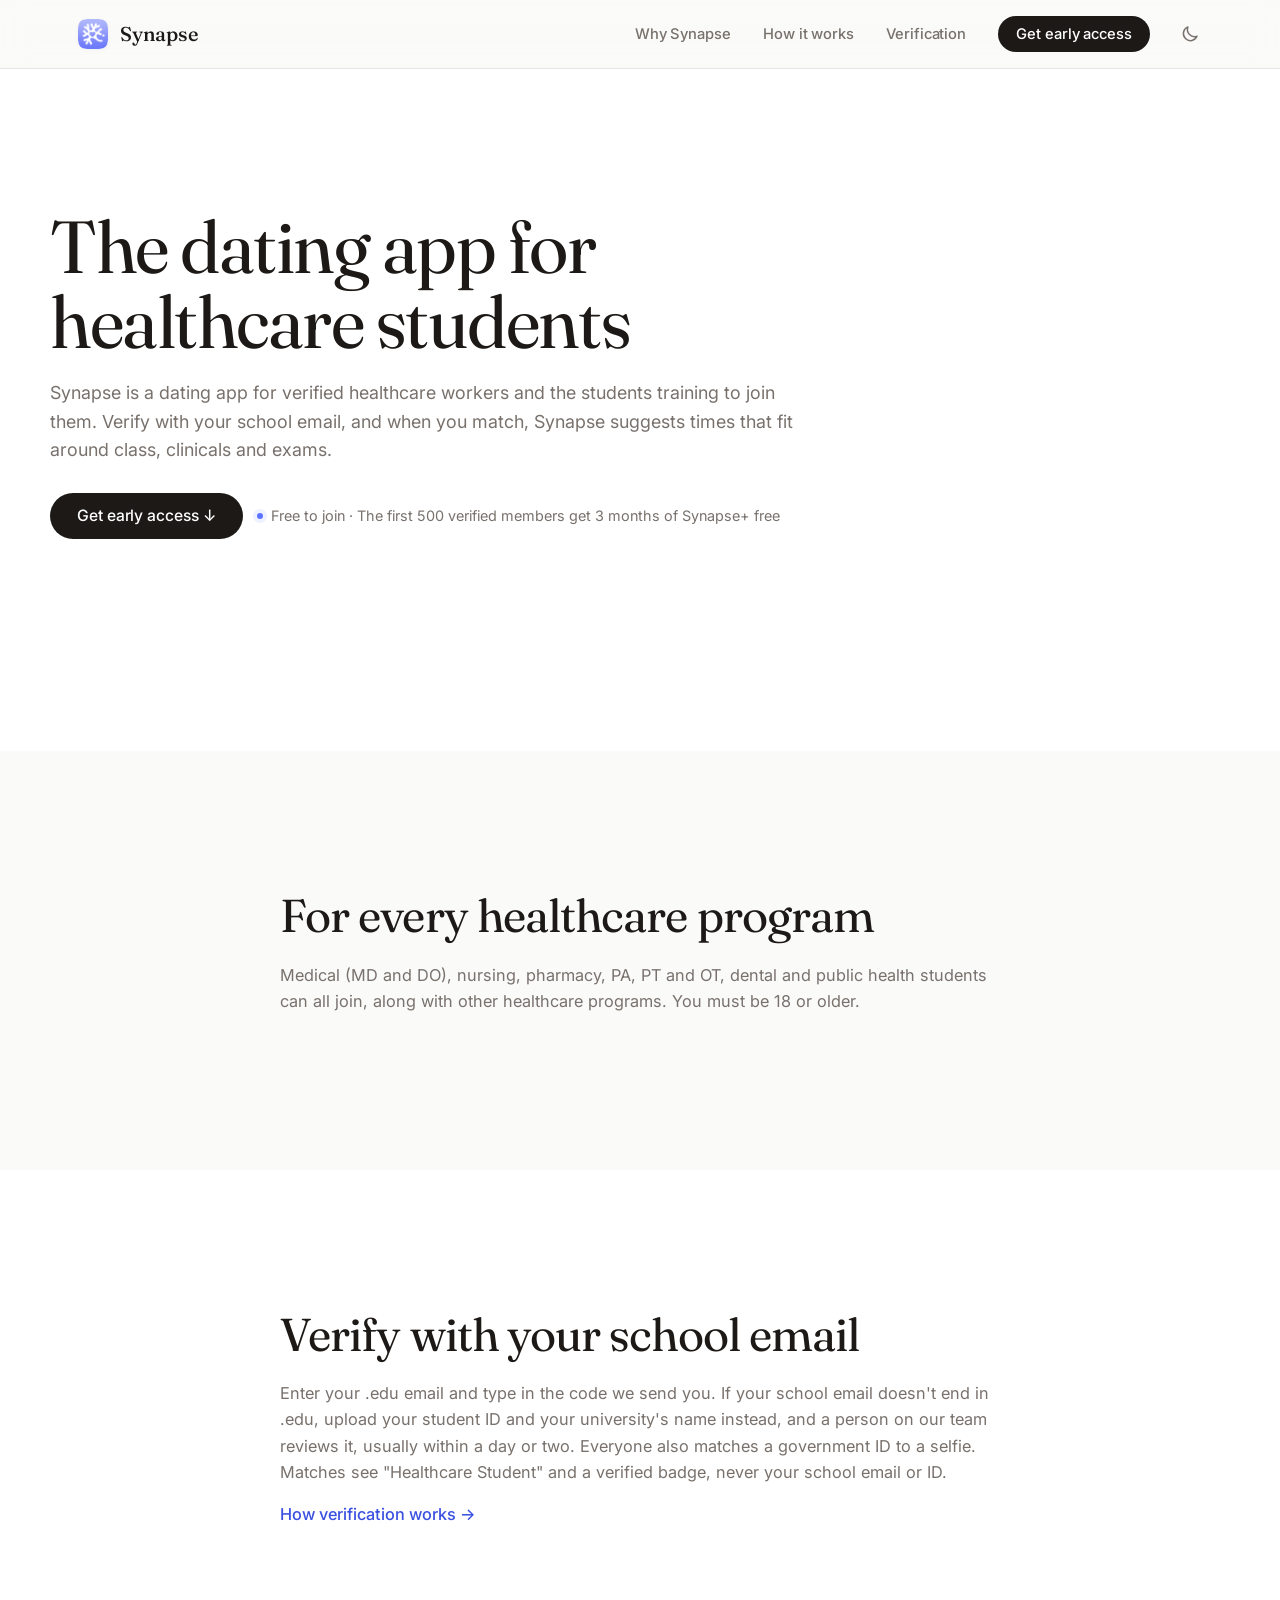
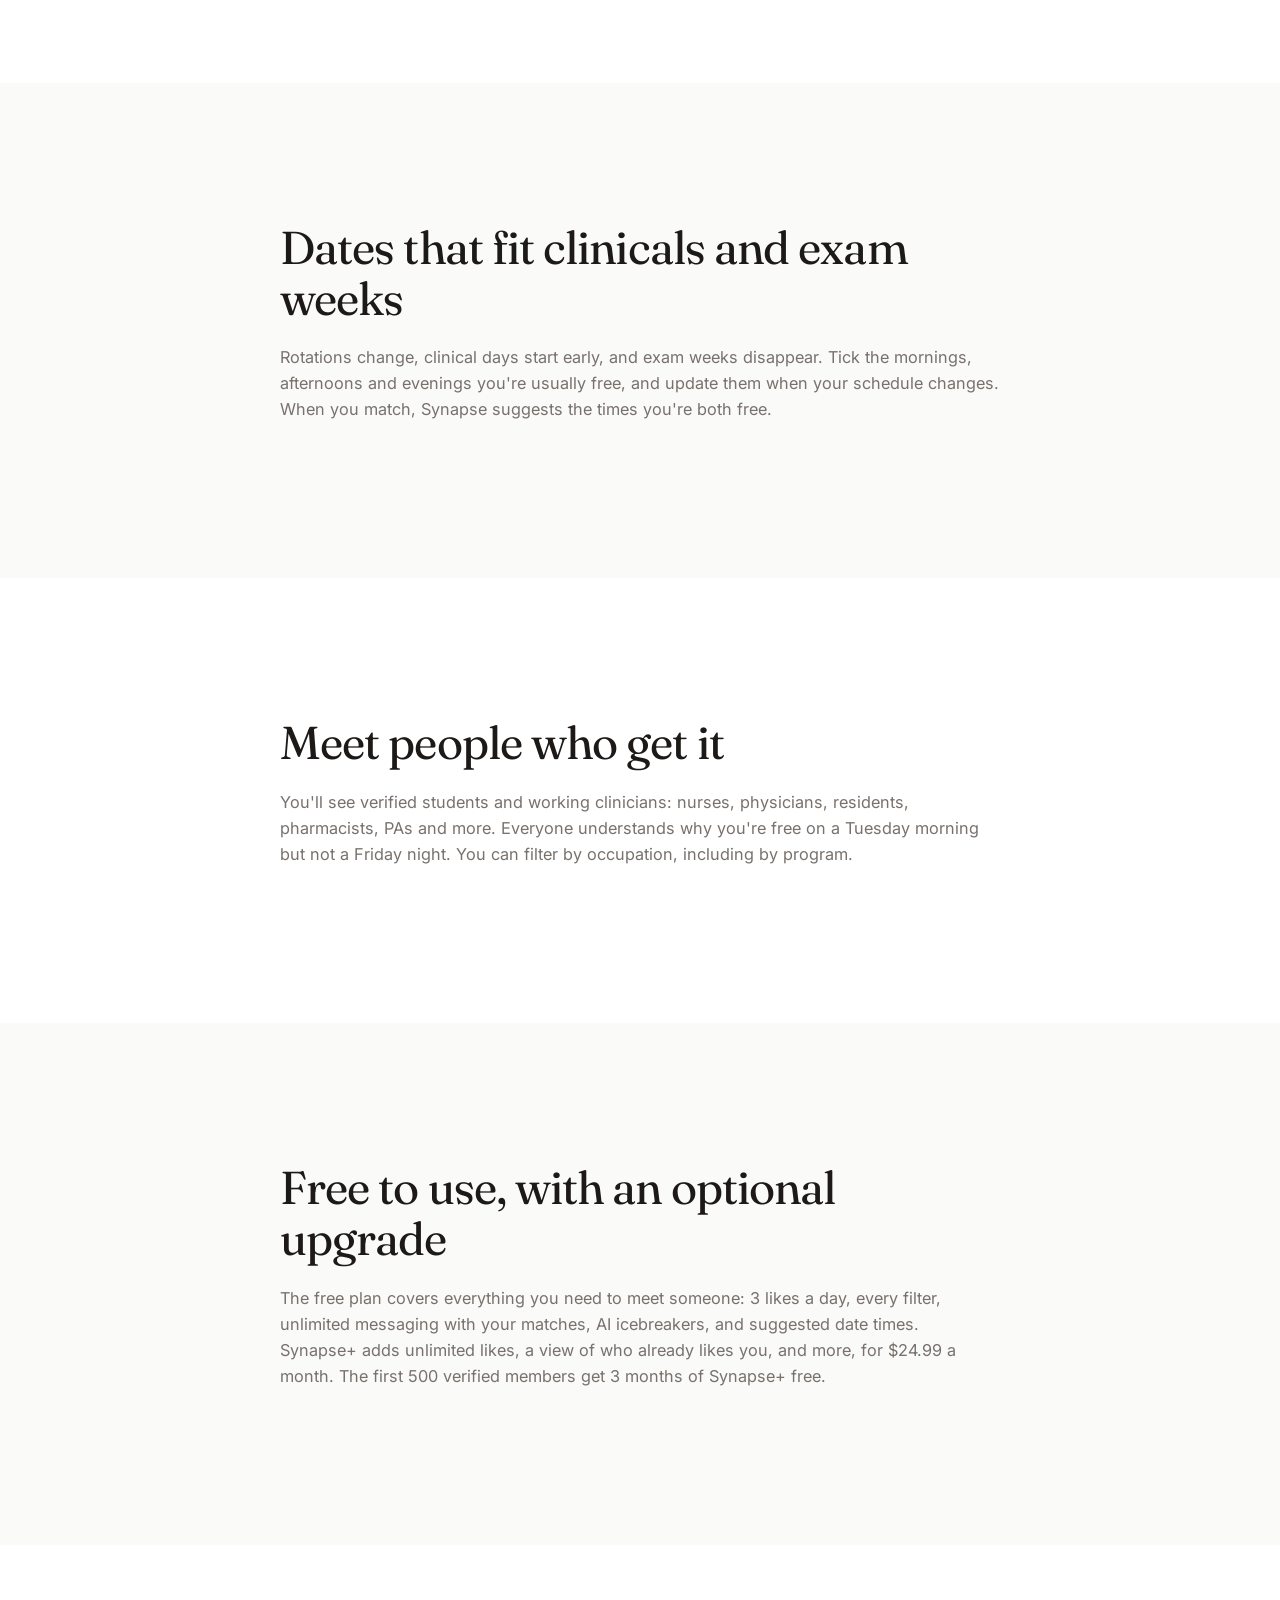
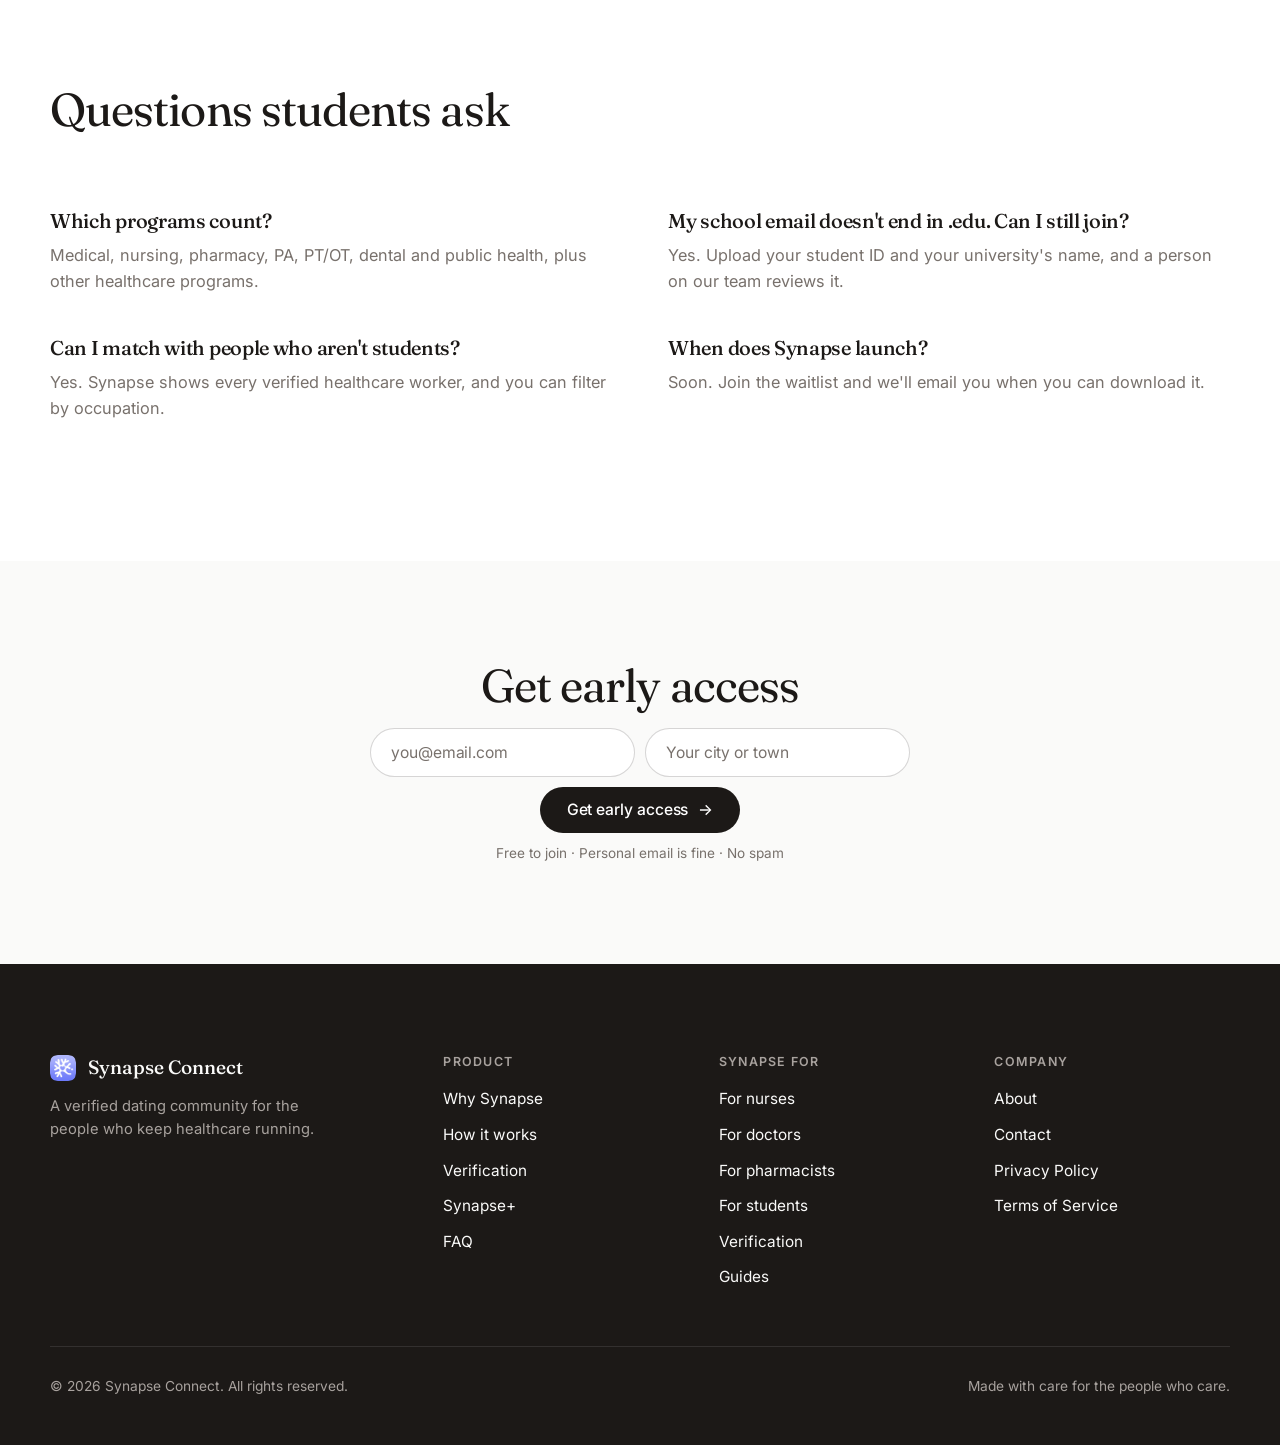
<file: healthcare-students/index.html>
<!DOCTYPE html>
<html lang="en">
<head>
  <meta charset="UTF-8" />
  <meta name="viewport" content="width=device-width, initial-scale=1.0" />
  <meta name="color-scheme" content="light dark" />
  <meta name="theme-color" content="#FAFAF9" media="(prefers-color-scheme: light)" />
  <meta name="theme-color" content="#1C1917" media="(prefers-color-scheme: dark)" />
  <script data-cfasync="false">(function(){try{var t=localStorage.getItem('synapse-theme');if(t==='light'||t==='dark'){var d=document.documentElement;d.setAttribute('data-theme',t);d.style.colorScheme=t}}catch(e){}})();</script>
  <meta name="description" content="A dating app for healthcare students: medical, nursing, pharmacy, PA and more. Verify with your .edu email and meet people who get clinicals and exam weeks." />
  <title>Dating App for Medical &amp; Nursing Students | Synapse</title>
  <link rel="icon" type="image/png" sizes="32x32" href="/icons/favicon-32.png" />
  <link rel="apple-touch-icon" href="/icons/apple-touch-icon.png" />
  <link rel="canonical" href="https://synapsematches.com/healthcare-students/" />
  <meta property="og:title" content="Dating App for Medical &amp; Nursing Students | Synapse" />
  <meta property="og:description" content="A dating app for healthcare students: medical, nursing, pharmacy, PA and more. Verify with your .edu email and meet people who get clinicals and exam weeks." />
  <meta property="og:image" content="https://synapsematches.com/ds/icons/og-share.png" />
  <meta property="og:image:width" content="1200" />
  <meta property="og:image:height" content="630" />
  <meta property="og:image:alt" content="Synapse share card: &quot;Dating, designed for your hours.&quot; beside the white neuron mark on a blue gradient" />
  <meta property="og:url" content="https://synapsematches.com/healthcare-students/" />
  <meta property="og:type" content="website" />
  <meta property="og:site_name" content="Synapse" />
  <meta name="twitter:card" content="summary_large_image" />
  <meta name="twitter:title" content="Dating App for Medical &amp; Nursing Students | Synapse" />
  <meta name="twitter:description" content="A dating app for healthcare students: medical, nursing, pharmacy, PA and more. Verify with your .edu email and meet people who get clinicals and exam weeks." />
  <meta name="twitter:image" content="https://synapsematches.com/ds/icons/og-share.png" />
  <meta name="twitter:image:alt" content="Synapse share card: &quot;Dating, designed for your hours.&quot; beside the white neuron mark on a blue gradient" />
  <link rel="preconnect" href="https://fonts.googleapis.com" />
  <link rel="preconnect" href="https://fonts.gstatic.com" crossorigin />
  <!-- Load the Google Fonts CSS without blocking first paint; text shows in the fallback face until it arrives. -->
  <link rel="preload" as="style" href="https://fonts.googleapis.com/css2?family=Fraunces:opsz,wght@9..144,400;9..144,500&family=Inter:wght@400;500;600&display=swap" onload="this.onload=null;this.rel='stylesheet'" />
  <noscript><link rel="stylesheet" href="https://fonts.googleapis.com/css2?family=Fraunces:opsz,wght@9..144,400;9..144,500&family=Inter:wght@400;500;600&display=swap" /></noscript>
  <link rel="stylesheet" href="/ds/css/tokens.css?v=0.2.1" />
  <link rel="stylesheet" href="/style.css?v=2026-10-30b" />
  <script src="/theme.js?v=2026-10-30a" defer></script>
  <script type="application/ld+json">
  {
    "@context": "https://schema.org",
    "@graph": [
      {
        "@type": "WebPage",
        "name": "The dating app for healthcare students",
        "url": "https://synapsematches.com/healthcare-students/",
        "description": "A dating app for healthcare students: medical, nursing, pharmacy, PA and more. Verify with your .edu email and meet people who get clinicals and exam weeks.",
        "isPartOf": { "@id": "https://synapsematches.com/#website" }
      },
      {
        "@type": "BreadcrumbList",
        "itemListElement": [
          { "@type": "ListItem", "position": 1, "name": "Home", "item": "https://synapsematches.com/" },
          { "@type": "ListItem", "position": 2, "name": "For healthcare students", "item": "https://synapsematches.com/healthcare-students/" }
        ]
      }
    ]
  }
  </script>
</head>
<body>
  <!-- Cloudflare: show email addresses as plain text so crawlers and no-JS visitors can read them -->
  <!--email_off-->
  <header class="site-header">
    <nav class="nav" aria-label="Primary">
      <a href="/" class="brand">
        <img src="/icons/brand-64.png" alt="" class="brand-mark" aria-hidden="true" />
        <span>Synapse</span>
      </a>
      <ul class="nav-links">
        <li><a href="/#why">Why Synapse</a></li>
        <li><a href="/#how">How it works</a></li>
        <li><a href="/#trust">Verification</a></li>
        <li><a class="nav-cta" href="/#waitlist">Get early access</a></li>
        <li class="nav-theme" hidden>
          <button type="button" class="theme-toggle" aria-label="Dark theme" aria-pressed="false" title="Switch to dark theme">
            <svg class="icon-moon" viewBox="0 0 24 24" width="20" height="20" aria-hidden="true" focusable="false"><path d="M20.5 14.5A8.5 8.5 0 0 1 9.5 3.5a8.5 8.5 0 1 0 11 11z" fill="none" stroke="currentColor" stroke-width="1.8" stroke-linejoin="round"/></svg>
            <svg class="icon-sun" viewBox="0 0 24 24" width="20" height="20" aria-hidden="true" focusable="false"><circle cx="12" cy="12" r="4.2" fill="none" stroke="currentColor" stroke-width="1.8"/><path d="M12 2.5v2.2M12 19.3v2.2M2.5 12h2.2M19.3 12h2.2M5.3 5.3l1.6 1.6M17.1 17.1l1.6 1.6M5.3 18.7l1.6-1.6M17.1 6.9l1.6-1.6" stroke="currentColor" stroke-width="1.8" stroke-linecap="round"/></svg>
          </button>
        </li>
      </ul>
    </nav>
  </header>

  <main>
    <section class="section section-paper" aria-labelledby="students-title">
      <div class="section-inner">
        <div class="section-head">
          <h1 id="students-title">The dating app for healthcare students</h1>
          <p>Synapse is a dating app for verified healthcare workers and the students training to join them. Verify with your school email, and when you match, Synapse suggests times that fit around class, clinicals and exams.</p>
          <div class="cta-row">
            <a class="btn btn-primary" href="#join">Get early access ↓</a>
            <p class="hero-meta">Free to join · The first 500 verified members get 3 months of Synapse+ free</p>
          </div>
        </div>
      </div>
    </section>

    <section class="section section-cream" id="programs" aria-labelledby="programs-title">
      <div class="section-inner section-prose">
        <h2 id="programs-title">For every healthcare program</h2>
        <p>Medical (MD and DO), nursing, pharmacy, PA, PT and OT, dental and public health students can all join, along with other healthcare programs. You must be 18 or older.</p>
      </div>
    </section>

    <section class="section section-paper" id="verified" aria-labelledby="verified-title">
      <div class="section-inner section-prose">
        <h2 id="verified-title">Verify with your school email</h2>
        <p>Enter your .edu email and type in the code we send you. If your school email doesn't end in .edu, upload your student ID and your university's name instead, and a person on our team reviews it, usually within a day or two. Everyone also matches a government ID to a selfie. Matches see "Healthcare Student" and a verified badge, never your school email or ID.</p>
        <p><a class="text-link" href="/verification/">How verification works →</a></p>
      </div>
    </section>

    <section class="section section-cream" id="schedule" aria-labelledby="schedule-title">
      <div class="section-inner section-prose">
        <h2 id="schedule-title">Dates that fit clinicals and exam weeks</h2>
        <p>Rotations change, clinical days start early, and exam weeks disappear. Tick the mornings, afternoons and evenings you're usually free, and update them when your schedule changes. When you match, Synapse suggests the times you're both free.</p>
      </div>
    </section>

    <section class="section section-paper" id="community" aria-labelledby="community-title">
      <div class="section-inner section-prose">
        <h2 id="community-title">Meet people who get it</h2>
        <p>You'll see verified students and working clinicians: nurses, physicians, residents, pharmacists, PAs and more. Everyone understands why you're free on a Tuesday morning but not a Friday night. You can filter by occupation, including by program.</p>
      </div>
    </section>

    <section class="section section-cream" id="pricing" aria-labelledby="pricing-title">
      <div class="section-inner section-prose">
        <h2 id="pricing-title">Free to use, with an optional upgrade</h2>
        <p>The free plan covers everything you need to meet someone: 3 likes a day, every filter, unlimited messaging with your matches, AI icebreakers, and suggested date times. Synapse+ adds unlimited likes, a view of who already likes you, and more, for $24.99 a month. The first 500 verified members get 3 months of Synapse+ free.</p>
      </div>
    </section>

    <section class="section section-paper" id="faq" aria-labelledby="faq-title">
      <div class="section-inner">
        <div class="section-head">
          <h2 id="faq-title">Questions students ask</h2>
        </div>
        <div class="faq-list">
          <div class="faq-item">
            <h3>Which programs count?</h3>
            <p>Medical, nursing, pharmacy, PA, PT/OT, dental and public health, plus other healthcare programs.</p>
          </div>
          <div class="faq-item">
            <h3>My school email doesn't end in .edu. Can I still join?</h3>
            <p>Yes. Upload your student ID and your university's name, and a person on our team reviews it.</p>
          </div>
          <div class="faq-item">
            <h3>Can I match with people who aren't students?</h3>
            <p>Yes. Synapse shows every verified healthcare worker, and you can filter by occupation.</p>
          </div>
          <div class="faq-item">
            <h3>When does Synapse launch?</h3>
            <p>Soon. Join the waitlist and we'll email you when you can download it.</p>
          </div>
        </div>
      </div>
    </section>

    <section class="section section-cream cta-band" id="join" aria-labelledby="join-title">
      <div class="section-inner cta-band-inner">
        <h2 id="join-title">Get early access</h2>
        <div class="waitlist-block">
            <form class="waitlist-form" novalidate>
              <label class="sr-only" for="waitlist-email-s">Email address</label>
              <input
                id="waitlist-email-s"
                class="waitlist-input"
                type="email"
                name="email"
                placeholder="you@email.com"
                autocomplete="email"
                required
              />
              <div class="waitlist-place">
                <label class="sr-only" for="waitlist-place-s">City or town</label>
                <input
                  id="waitlist-place-s"
                  class="waitlist-input"
                  type="text"
                  name="place"
                  placeholder="Your city or town"
                  autocomplete="off"
                  role="combobox"
                  aria-autocomplete="list"
                  aria-expanded="false"
                  aria-controls="waitlist-place-list-s"
                  required
                />
                <ul id="waitlist-place-list-s" class="waitlist-place-list" role="listbox" aria-label="Cities and towns" hidden></ul>
              </div>
              <input
                class="waitlist-hp"
                type="text"
                name="company"
                tabindex="-1"
                autocomplete="off"
                aria-hidden="true"
              />
              <button class="btn btn-primary btn-arrow" type="submit">Get early access</button>
            </form>
            <p class="waitlist-status" role="status" aria-live="polite"></p>
            <p class="waitlist-note">Free to join · Personal email is fine · No spam</p>
          </div>
      </div>
    </section>
  </main>

  <footer class="site-footer">
    <div class="footer-inner">
      <div>
        <p class="footer-brand">
          <img src="/icons/brand-64.png" alt="" class="footer-mark" aria-hidden="true" />
          Synapse Connect
        </p>
        <p class="footer-tag">A verified dating community for the people who keep healthcare running.</p>
      </div>
      <div class="footer-col">
        <h4>Product</h4>
        <ul>
          <li><a href="/#why">Why Synapse</a></li>
          <li><a href="/#how">How it works</a></li>
          <li><a href="/#trust">Verification</a></li>
          <li><a href="/#plus">Synapse+</a></li>
          <li><a href="/#faq">FAQ</a></li>
        </ul>
      </div>
      <div class="footer-col">
        <h4>Synapse for</h4>
        <ul>
          <li><a href="/nurses/">For nurses</a></li>
          <li><a href="/doctors/">For doctors</a></li>
          <li><a href="/pharmacists/">For pharmacists</a></li>
          <li><a href="/healthcare-students/">For students</a></li>
          <li><a href="/verification/">Verification</a></li>
          <li><a href="/guides/dating-with-12-hour-shifts/">Guides</a></li>
        </ul>
      </div>
      <div class="footer-col">
        <h4>Company</h4>
        <ul>
          <li><a href="/#about">About</a></li>
          <li><a href="mailto:help@synapsematches.com">Contact</a></li>
          <li><a href="/privacy.html">Privacy Policy</a></li>
          <li><a href="/terms.html">Terms of Service</a></li>
        </ul>
      </div>
    </div>
    <div class="footer-bottom">
      <p>&copy; 2026 Synapse Connect. All rights reserved.</p>
      <p>Made with care for the people who care.</p>
    </div>
  </footer>

  <script src="/waitlist.js"></script>
<!-- Cloudflare Web Analytics --><script defer src="https://static.cloudflareinsights.com/beacon.min.js" data-cf-beacon='{"token": "bf261370e2ad4e2380d12c57f0178c21"}'></script><!-- End Cloudflare Web Analytics -->
<!--/email_off-->
</body>
</html>
</file>
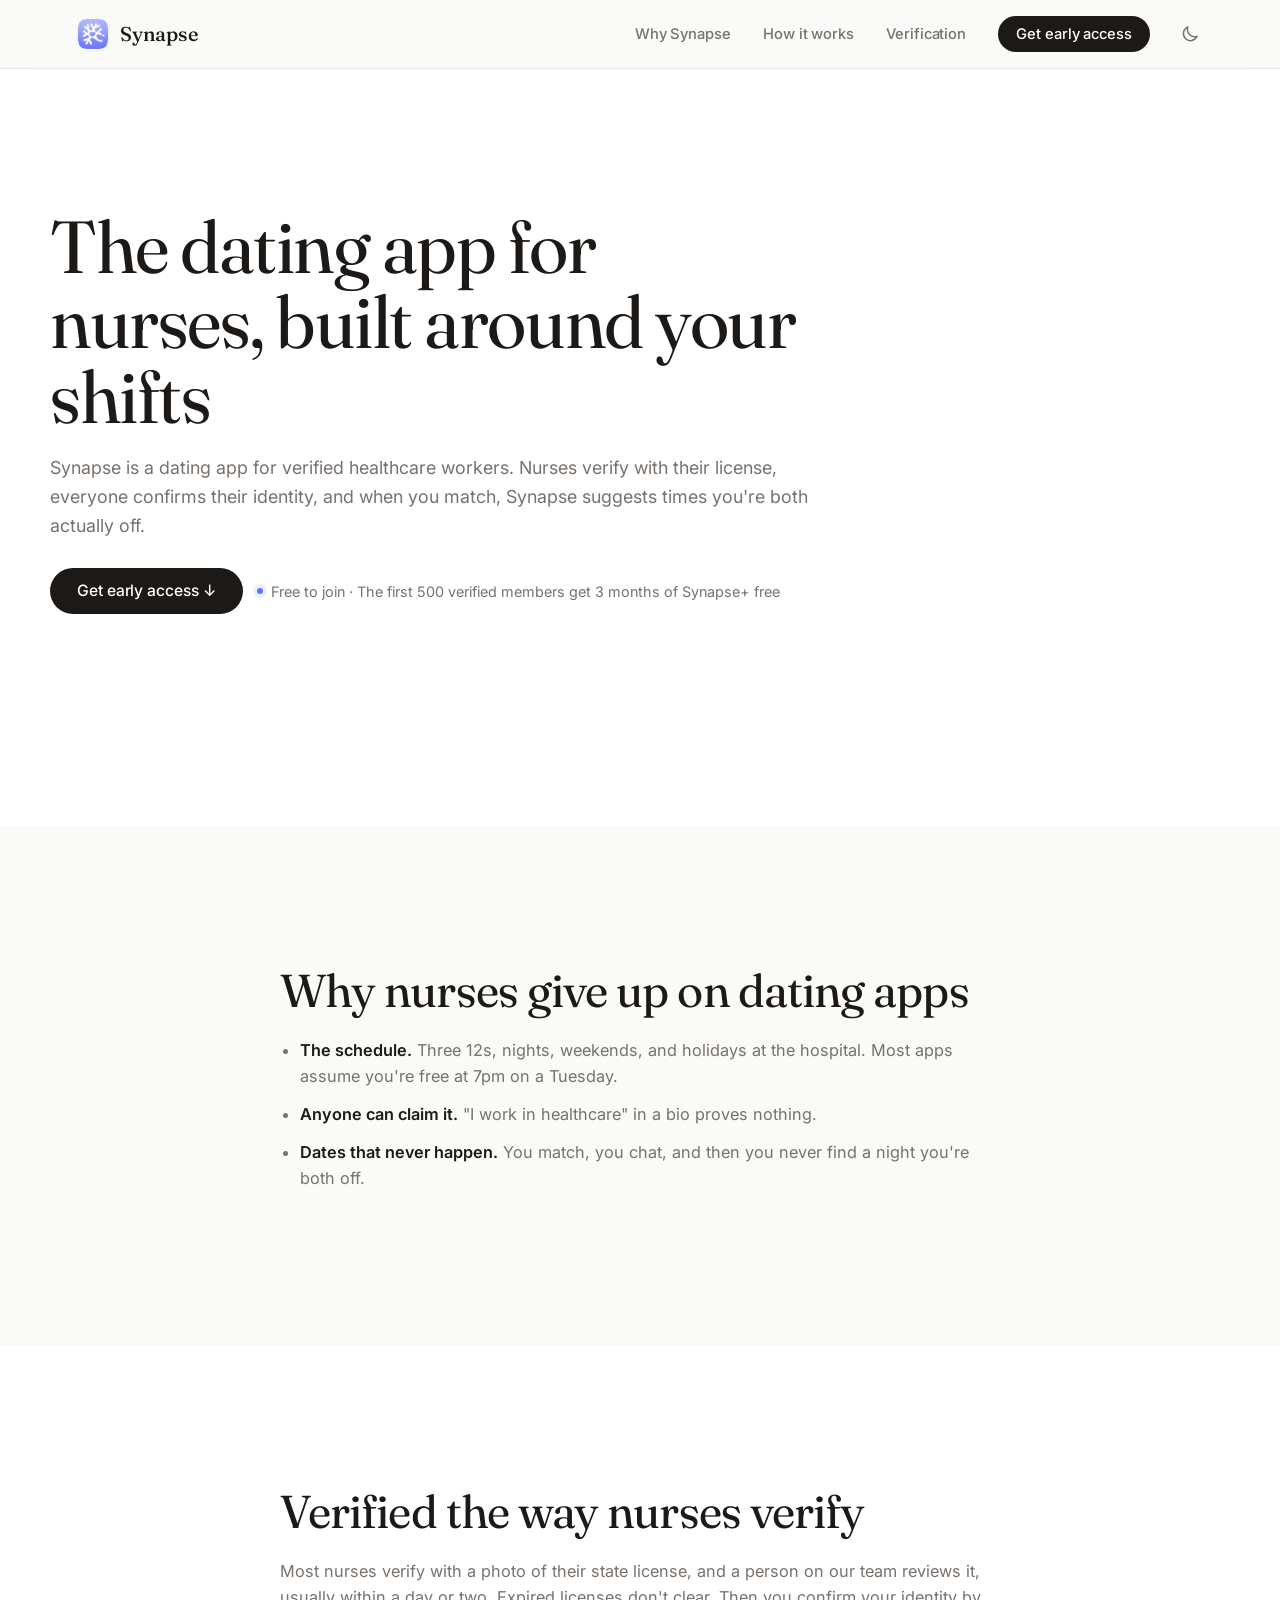
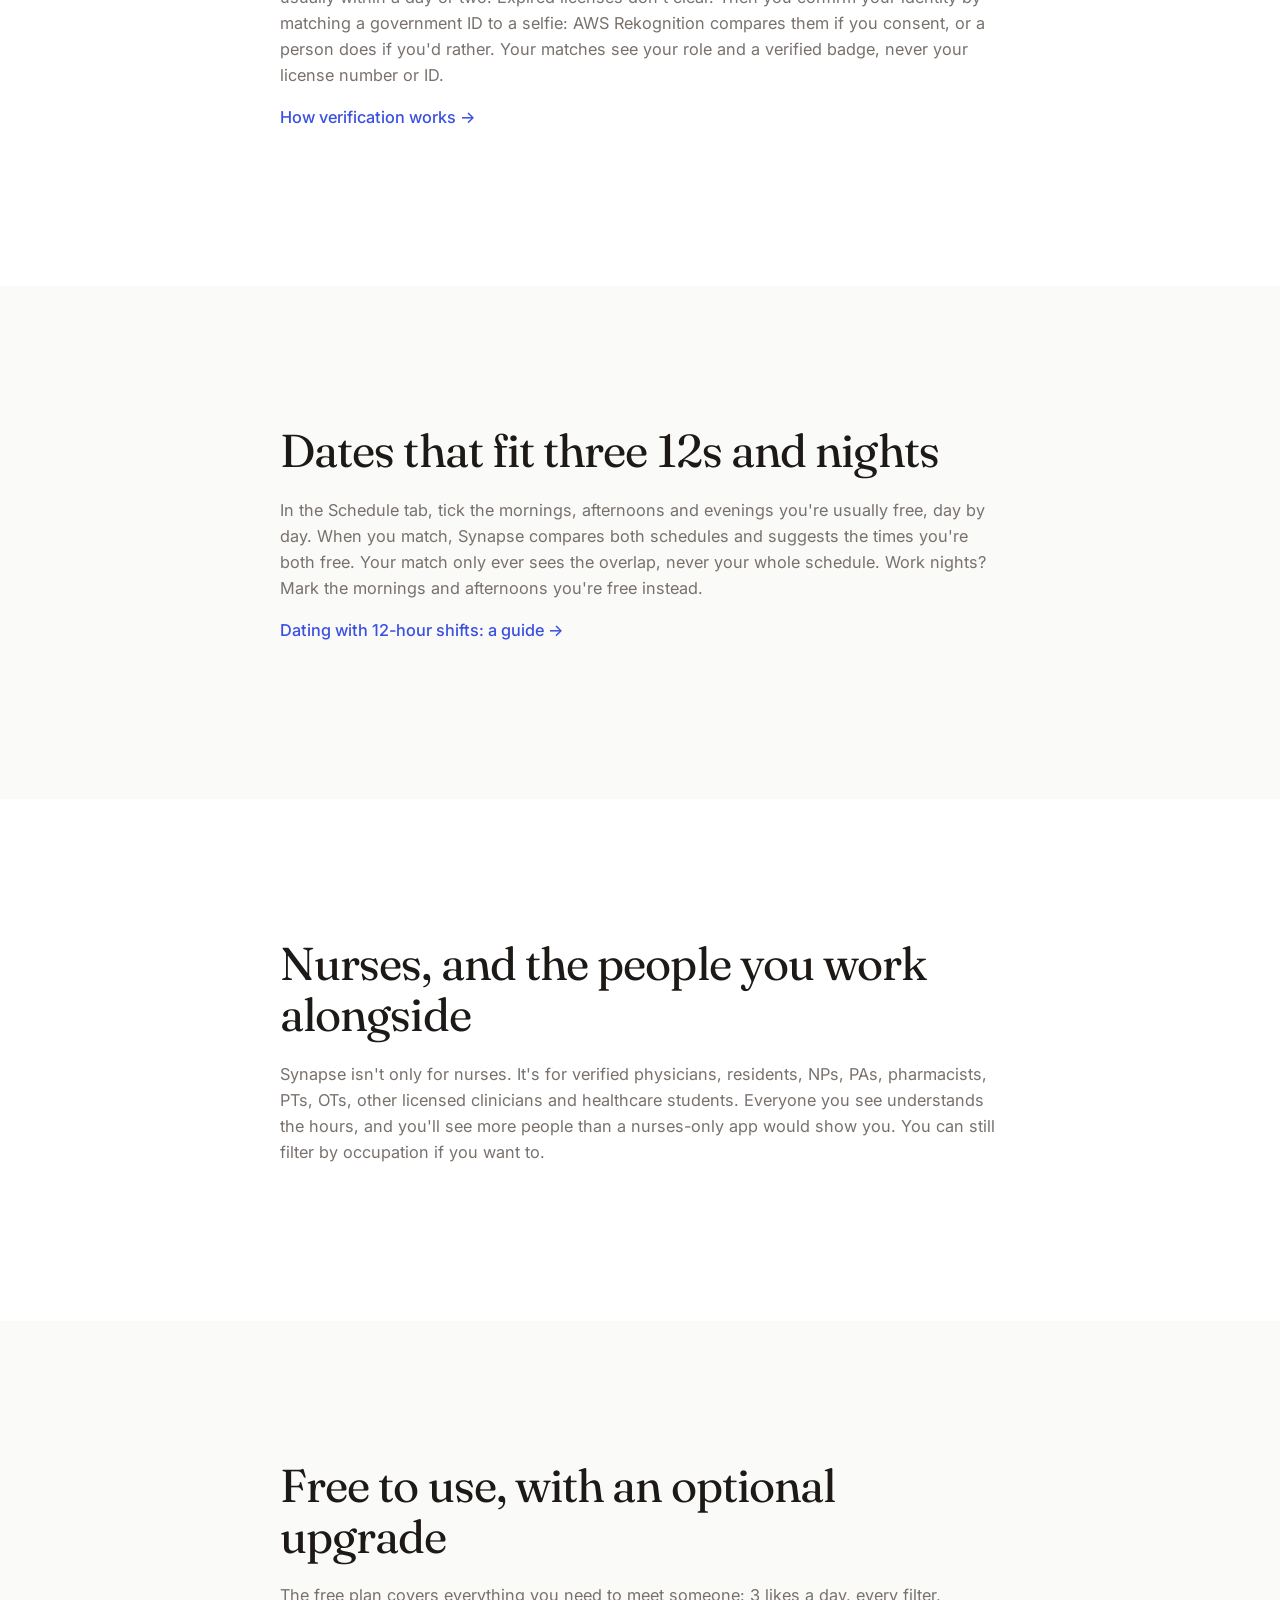
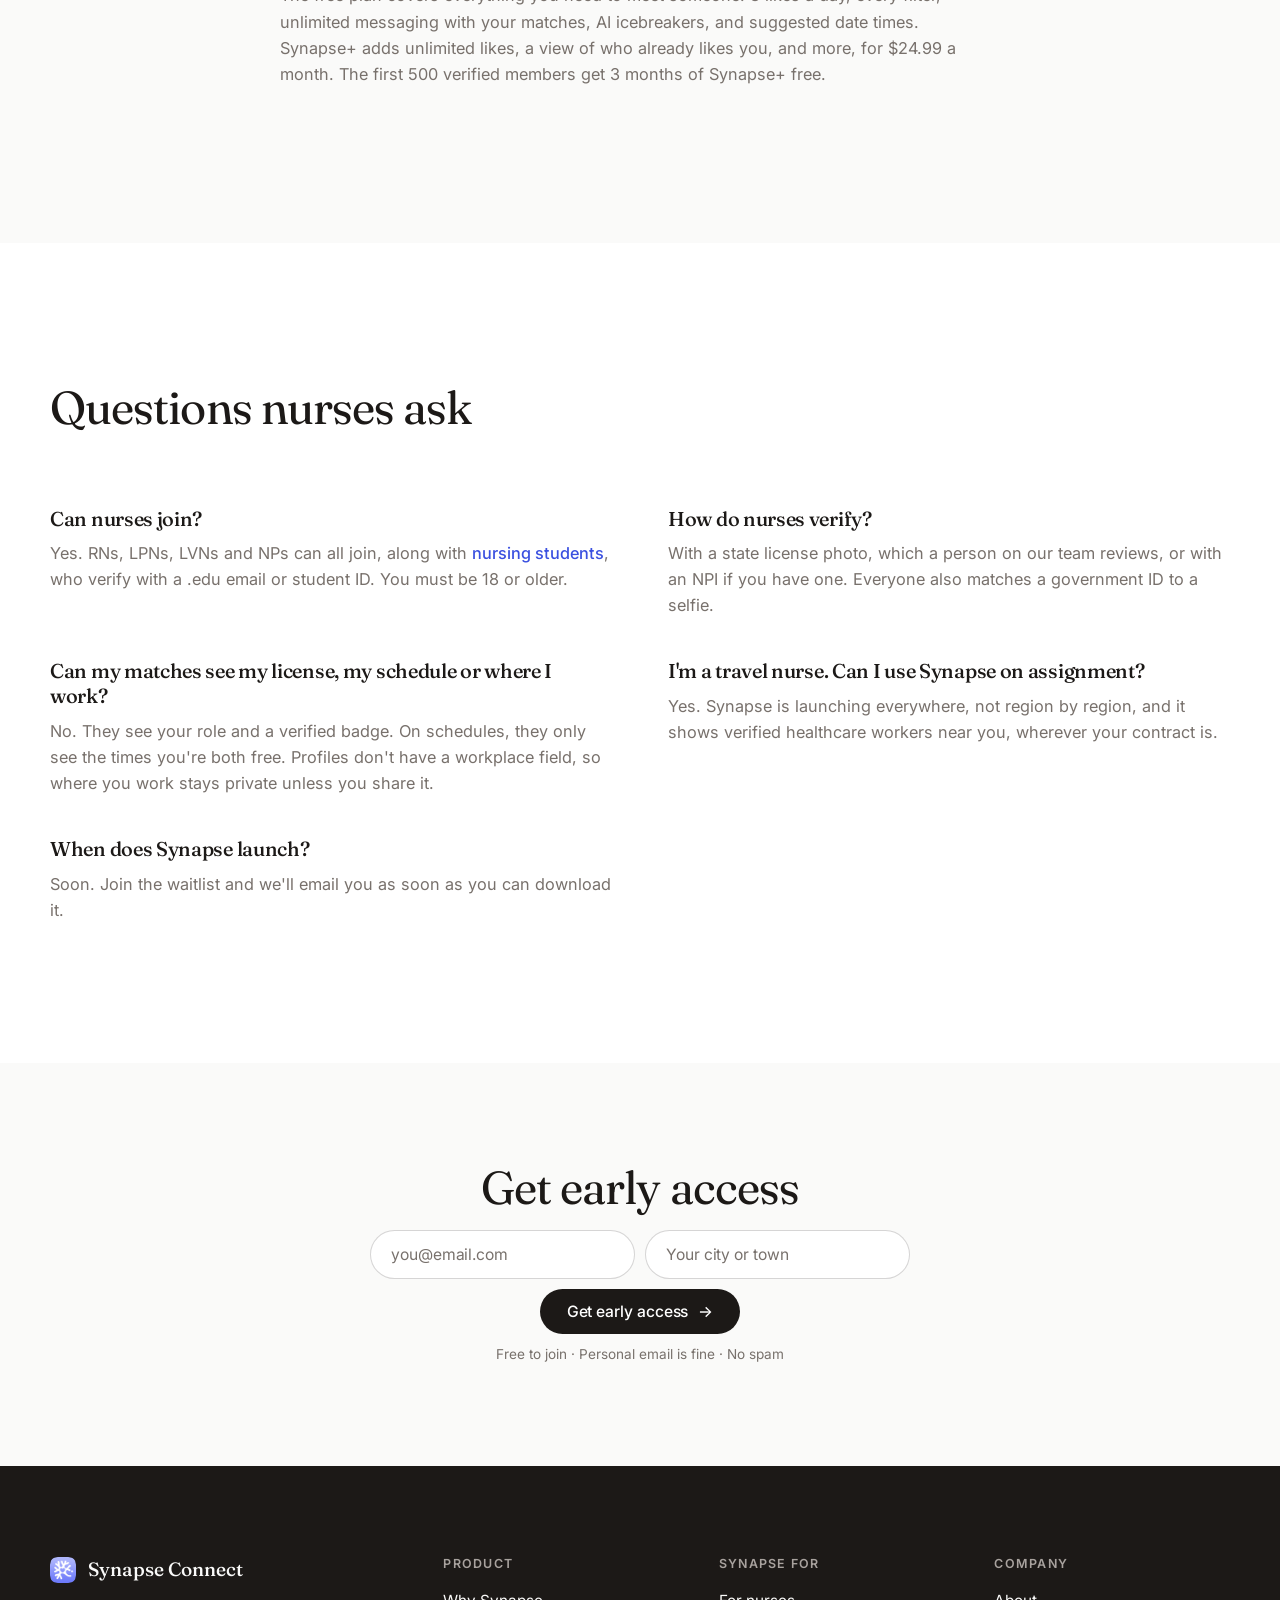
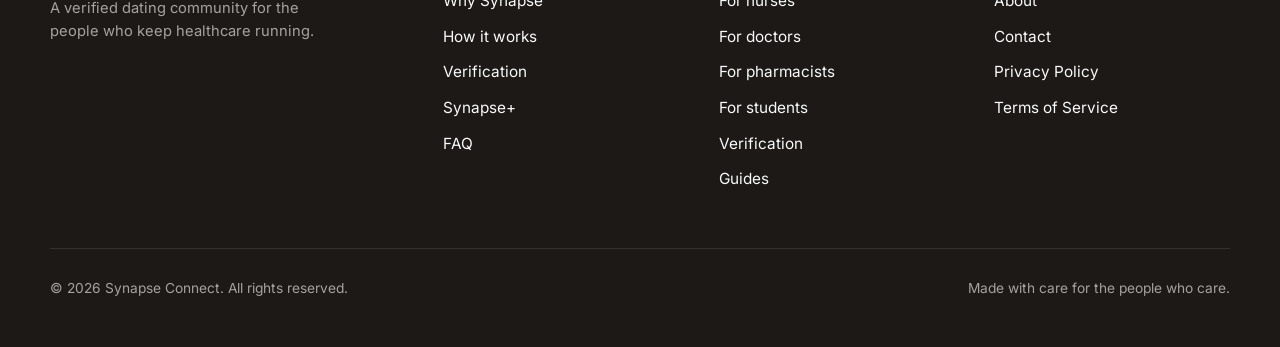
<file: nurses/index.html>
<!DOCTYPE html>
<html lang="en">
<head>
  <meta charset="UTF-8" />
  <meta name="viewport" content="width=device-width, initial-scale=1.0" />
  <meta name="color-scheme" content="light dark" />
  <meta name="theme-color" content="#FAFAF9" media="(prefers-color-scheme: light)" />
  <meta name="theme-color" content="#1C1917" media="(prefers-color-scheme: dark)" />
  <script data-cfasync="false">(function(){try{var t=localStorage.getItem('synapse-theme');if(t==='light'||t==='dark'){var d=document.documentElement;d.setAttribute('data-theme',t);d.style.colorScheme=t}}catch(e){}})();</script>
  <meta name="description" content="Synapse is a dating app for nurses. Every member is a verified healthcare worker, and dates are suggested for when you're both free between shifts." />
  <title>Dating App for Nurses: Verified, Shift-Friendly | Synapse</title>
  <link rel="icon" type="image/png" sizes="32x32" href="/icons/favicon-32.png" />
  <link rel="apple-touch-icon" href="/icons/apple-touch-icon.png" />
  <link rel="canonical" href="https://synapsematches.com/nurses/" />
  <meta property="og:title" content="Dating App for Nurses: Verified, Shift-Friendly | Synapse" />
  <meta property="og:description" content="Synapse is a dating app for nurses. Every member is a verified healthcare worker, and dates are suggested for when you're both free between shifts." />
  <meta property="og:image" content="https://synapsematches.com/ds/icons/og-share.png" />
  <meta property="og:image:width" content="1200" />
  <meta property="og:image:height" content="630" />
  <meta property="og:image:alt" content="Synapse share card: &quot;Dating, designed for your hours.&quot; beside the white neuron mark on a blue gradient" />
  <meta property="og:url" content="https://synapsematches.com/nurses/" />
  <meta property="og:type" content="website" />
  <meta property="og:site_name" content="Synapse" />
  <meta name="twitter:card" content="summary_large_image" />
  <meta name="twitter:title" content="Dating App for Nurses: Verified, Shift-Friendly | Synapse" />
  <meta name="twitter:description" content="Synapse is a dating app for nurses. Every member is a verified healthcare worker, and dates are suggested for when you're both free between shifts." />
  <meta name="twitter:image" content="https://synapsematches.com/ds/icons/og-share.png" />
  <meta name="twitter:image:alt" content="Synapse share card: &quot;Dating, designed for your hours.&quot; beside the white neuron mark on a blue gradient" />
  <link rel="preconnect" href="https://fonts.googleapis.com" />
  <link rel="preconnect" href="https://fonts.gstatic.com" crossorigin />
  <!-- Load the Google Fonts CSS without blocking first paint; text shows in the fallback face until it arrives. -->
  <link rel="preload" as="style" href="https://fonts.googleapis.com/css2?family=Fraunces:opsz,wght@9..144,400;9..144,500&family=Inter:wght@400;500;600&display=swap" onload="this.onload=null;this.rel='stylesheet'" />
  <noscript><link rel="stylesheet" href="https://fonts.googleapis.com/css2?family=Fraunces:opsz,wght@9..144,400;9..144,500&family=Inter:wght@400;500;600&display=swap" /></noscript>
  <link rel="stylesheet" href="/ds/css/tokens.css?v=0.2.1" />
  <link rel="stylesheet" href="/style.css?v=2026-10-30b" />
  <script src="/theme.js?v=2026-10-30a" defer></script>
  <script type="application/ld+json">
  {
    "@context": "https://schema.org",
    "@graph": [
      {
        "@type": "WebPage",
        "name": "The dating app for nurses, built around your shifts",
        "url": "https://synapsematches.com/nurses/",
        "description": "Synapse is a dating app for nurses. Every member is a verified healthcare worker, and dates are suggested for when you're both free between shifts.",
        "isPartOf": { "@id": "https://synapsematches.com/#website" }
      },
      {
        "@type": "BreadcrumbList",
        "itemListElement": [
          { "@type": "ListItem", "position": 1, "name": "Home", "item": "https://synapsematches.com/" },
          { "@type": "ListItem", "position": 2, "name": "For nurses", "item": "https://synapsematches.com/nurses/" }
        ]
      }
    ]
  }
  </script>
</head>
<body>
  <!-- Cloudflare: show email addresses as plain text so crawlers and no-JS visitors can read them -->
  <!--email_off-->
  <header class="site-header">
    <nav class="nav" aria-label="Primary">
      <a href="/" class="brand">
        <img src="/icons/brand-64.png" alt="" class="brand-mark" aria-hidden="true" />
        <span>Synapse</span>
      </a>
      <ul class="nav-links">
        <li><a href="/#why">Why Synapse</a></li>
        <li><a href="/#how">How it works</a></li>
        <li><a href="/#trust">Verification</a></li>
        <li><a class="nav-cta" href="/#waitlist">Get early access</a></li>
        <li class="nav-theme" hidden>
          <button type="button" class="theme-toggle" aria-label="Dark theme" aria-pressed="false" title="Switch to dark theme">
            <svg class="icon-moon" viewBox="0 0 24 24" width="20" height="20" aria-hidden="true" focusable="false"><path d="M20.5 14.5A8.5 8.5 0 0 1 9.5 3.5a8.5 8.5 0 1 0 11 11z" fill="none" stroke="currentColor" stroke-width="1.8" stroke-linejoin="round"/></svg>
            <svg class="icon-sun" viewBox="0 0 24 24" width="20" height="20" aria-hidden="true" focusable="false"><circle cx="12" cy="12" r="4.2" fill="none" stroke="currentColor" stroke-width="1.8"/><path d="M12 2.5v2.2M12 19.3v2.2M2.5 12h2.2M19.3 12h2.2M5.3 5.3l1.6 1.6M17.1 17.1l1.6 1.6M5.3 18.7l1.6-1.6M17.1 6.9l1.6-1.6" stroke="currentColor" stroke-width="1.8" stroke-linecap="round"/></svg>
          </button>
        </li>
      </ul>
    </nav>
  </header>

  <main>
    <section class="section section-paper" aria-labelledby="nurses-title">
      <div class="section-inner">
        <div class="section-head">
          <h1 id="nurses-title">The dating app for nurses, built around your shifts</h1>
          <p>Synapse is a dating app for verified healthcare workers. Nurses verify with their license, everyone confirms their identity, and when you match, Synapse suggests times you're both actually off.</p>
          <div class="cta-row">
            <a class="btn btn-primary" href="#join">Get early access ↓</a>
            <p class="hero-meta">Free to join · The first 500 verified members get 3 months of Synapse+ free</p>
          </div>
        </div>
      </div>
    </section>

    <section class="section section-cream" id="why" aria-labelledby="why-title">
      <div class="section-inner section-prose">
        <h2 id="why-title">Why nurses give up on dating apps</h2>
        <ul class="prose-list">
          <li><strong>The schedule.</strong> Three 12s, nights, weekends, and holidays at the hospital. Most apps assume you're free at 7pm on a Tuesday.</li>
          <li><strong>Anyone can claim it.</strong> "I work in healthcare" in a bio proves nothing.</li>
          <li><strong>Dates that never happen.</strong> You match, you chat, and then you never find a night you're both off.</li>
        </ul>
      </div>
    </section>

    <section class="section section-paper" id="verified" aria-labelledby="verified-title">
      <div class="section-inner section-prose">
        <h2 id="verified-title">Verified the way nurses verify</h2>
        <p>Most nurses verify with a photo of their state license, and a person on our team reviews it, usually within a day or two. Expired licenses don't clear. Then you confirm your identity by matching a government ID to a selfie: AWS Rekognition compares them if you consent, or a person does if you'd rather. Your matches see your role and a verified badge, never your license number or ID.</p>
        <p><a class="text-link" href="/verification/">How verification works →</a></p>
      </div>
    </section>

    <section class="section section-cream" id="schedule" aria-labelledby="schedule-title">
      <div class="section-inner section-prose">
        <h2 id="schedule-title">Dates that fit three 12s and nights</h2>
        <p>In the Schedule tab, tick the mornings, afternoons and evenings you're usually free, day by day. When you match, Synapse compares both schedules and suggests the times you're both free. Your match only ever sees the overlap, never your whole schedule. Work nights? Mark the mornings and afternoons you're free instead.</p>
        <p><a class="text-link" href="/guides/dating-with-12-hour-shifts/">Dating with 12-hour shifts: a guide →</a></p>
      </div>
    </section>

    <section class="section section-paper" id="colleagues" aria-labelledby="colleagues-title">
      <div class="section-inner section-prose">
        <h2 id="colleagues-title">Nurses, and the people you work alongside</h2>
        <p>Synapse isn't only for nurses. It's for verified physicians, residents, NPs, PAs, pharmacists, PTs, OTs, other licensed clinicians and healthcare students. Everyone you see understands the hours, and you'll see more people than a nurses-only app would show you. You can still filter by occupation if you want to.</p>
      </div>
    </section>

    <section class="section section-cream" id="pricing" aria-labelledby="pricing-title">
      <div class="section-inner section-prose">
        <h2 id="pricing-title">Free to use, with an optional upgrade</h2>
        <p>The free plan covers everything you need to meet someone: 3 likes a day, every filter, unlimited messaging with your matches, AI icebreakers, and suggested date times. Synapse+ adds unlimited likes, a view of who already likes you, and more, for $24.99 a month. The first 500 verified members get 3 months of Synapse+ free.</p>
      </div>
    </section>

    <section class="section section-paper" id="faq" aria-labelledby="faq-title">
      <div class="section-inner">
        <div class="section-head">
          <h2 id="faq-title">Questions nurses ask</h2>
        </div>
        <div class="faq-list">
          <div class="faq-item">
            <h3>Can nurses join?</h3>
            <p>Yes. RNs, LPNs, LVNs and NPs can all join, along with <a class="text-link" href="/healthcare-students/">nursing students</a>, who verify with a .edu email or student ID. You must be 18 or older.</p>
          </div>
          <div class="faq-item">
            <h3>How do nurses verify?</h3>
            <p>With a state license photo, which a person on our team reviews, or with an NPI if you have one. Everyone also matches a government ID to a selfie.</p>
          </div>
          <div class="faq-item">
            <h3>Can my matches see my license, my schedule or where I work?</h3>
            <p>No. They see your role and a verified badge. On schedules, they only see the times you're both free. Profiles don't have a workplace field, so where you work stays private unless you share it.</p>
          </div>
          <div class="faq-item">
            <h3>I'm a travel nurse. Can I use Synapse on assignment?</h3>
            <p>Yes. Synapse is launching everywhere, not region by region, and it shows verified healthcare workers near you, wherever your contract is.</p>
          </div>
          <div class="faq-item">
            <h3>When does Synapse launch?</h3>
            <p>Soon. Join the waitlist and we'll email you as soon as you can download it.</p>
          </div>
        </div>
      </div>
    </section>

    <section class="section section-cream cta-band" id="join" aria-labelledby="join-title">
      <div class="section-inner cta-band-inner">
        <h2 id="join-title">Get early access</h2>
        <div class="waitlist-block">
            <form class="waitlist-form" novalidate>
              <label class="sr-only" for="waitlist-email-n">Email address</label>
              <input
                id="waitlist-email-n"
                class="waitlist-input"
                type="email"
                name="email"
                placeholder="you@email.com"
                autocomplete="email"
                required
              />
              <div class="waitlist-place">
                <label class="sr-only" for="waitlist-place-n">City or town</label>
                <input
                  id="waitlist-place-n"
                  class="waitlist-input"
                  type="text"
                  name="place"
                  placeholder="Your city or town"
                  autocomplete="off"
                  role="combobox"
                  aria-autocomplete="list"
                  aria-expanded="false"
                  aria-controls="waitlist-place-list-n"
                  required
                />
                <ul id="waitlist-place-list-n" class="waitlist-place-list" role="listbox" aria-label="Cities and towns" hidden></ul>
              </div>
              <input
                class="waitlist-hp"
                type="text"
                name="company"
                tabindex="-1"
                autocomplete="off"
                aria-hidden="true"
              />
              <button class="btn btn-primary btn-arrow" type="submit">Get early access</button>
            </form>
            <p class="waitlist-status" role="status" aria-live="polite"></p>
            <p class="waitlist-note">Free to join · Personal email is fine · No spam</p>
          </div>
      </div>
    </section>
  </main>

  <footer class="site-footer">
    <div class="footer-inner">
      <div>
        <p class="footer-brand">
          <img src="/icons/brand-64.png" alt="" class="footer-mark" aria-hidden="true" />
          Synapse Connect
        </p>
        <p class="footer-tag">A verified dating community for the people who keep healthcare running.</p>
      </div>
      <div class="footer-col">
        <h4>Product</h4>
        <ul>
          <li><a href="/#why">Why Synapse</a></li>
          <li><a href="/#how">How it works</a></li>
          <li><a href="/#trust">Verification</a></li>
          <li><a href="/#plus">Synapse+</a></li>
          <li><a href="/#faq">FAQ</a></li>
        </ul>
      </div>
      <div class="footer-col">
        <h4>Synapse for</h4>
        <ul>
          <li><a href="/nurses/">For nurses</a></li>
          <li><a href="/doctors/">For doctors</a></li>
          <li><a href="/pharmacists/">For pharmacists</a></li>
          <li><a href="/healthcare-students/">For students</a></li>
          <li><a href="/verification/">Verification</a></li>
          <li><a href="/guides/dating-with-12-hour-shifts/">Guides</a></li>
        </ul>
      </div>
      <div class="footer-col">
        <h4>Company</h4>
        <ul>
          <li><a href="/#about">About</a></li>
          <li><a href="mailto:help@synapsematches.com">Contact</a></li>
          <li><a href="/privacy.html">Privacy Policy</a></li>
          <li><a href="/terms.html">Terms of Service</a></li>
        </ul>
      </div>
    </div>
    <div class="footer-bottom">
      <p>&copy; 2026 Synapse Connect. All rights reserved.</p>
      <p>Made with care for the people who care.</p>
    </div>
  </footer>

  <script src="/waitlist.js"></script>
<!-- Cloudflare Web Analytics --><script defer src="https://static.cloudflareinsights.com/beacon.min.js" data-cf-beacon='{"token": "bf261370e2ad4e2380d12c57f0178c21"}'></script><!-- End Cloudflare Web Analytics -->
<!--/email_off-->
</body>
</html>
</file>
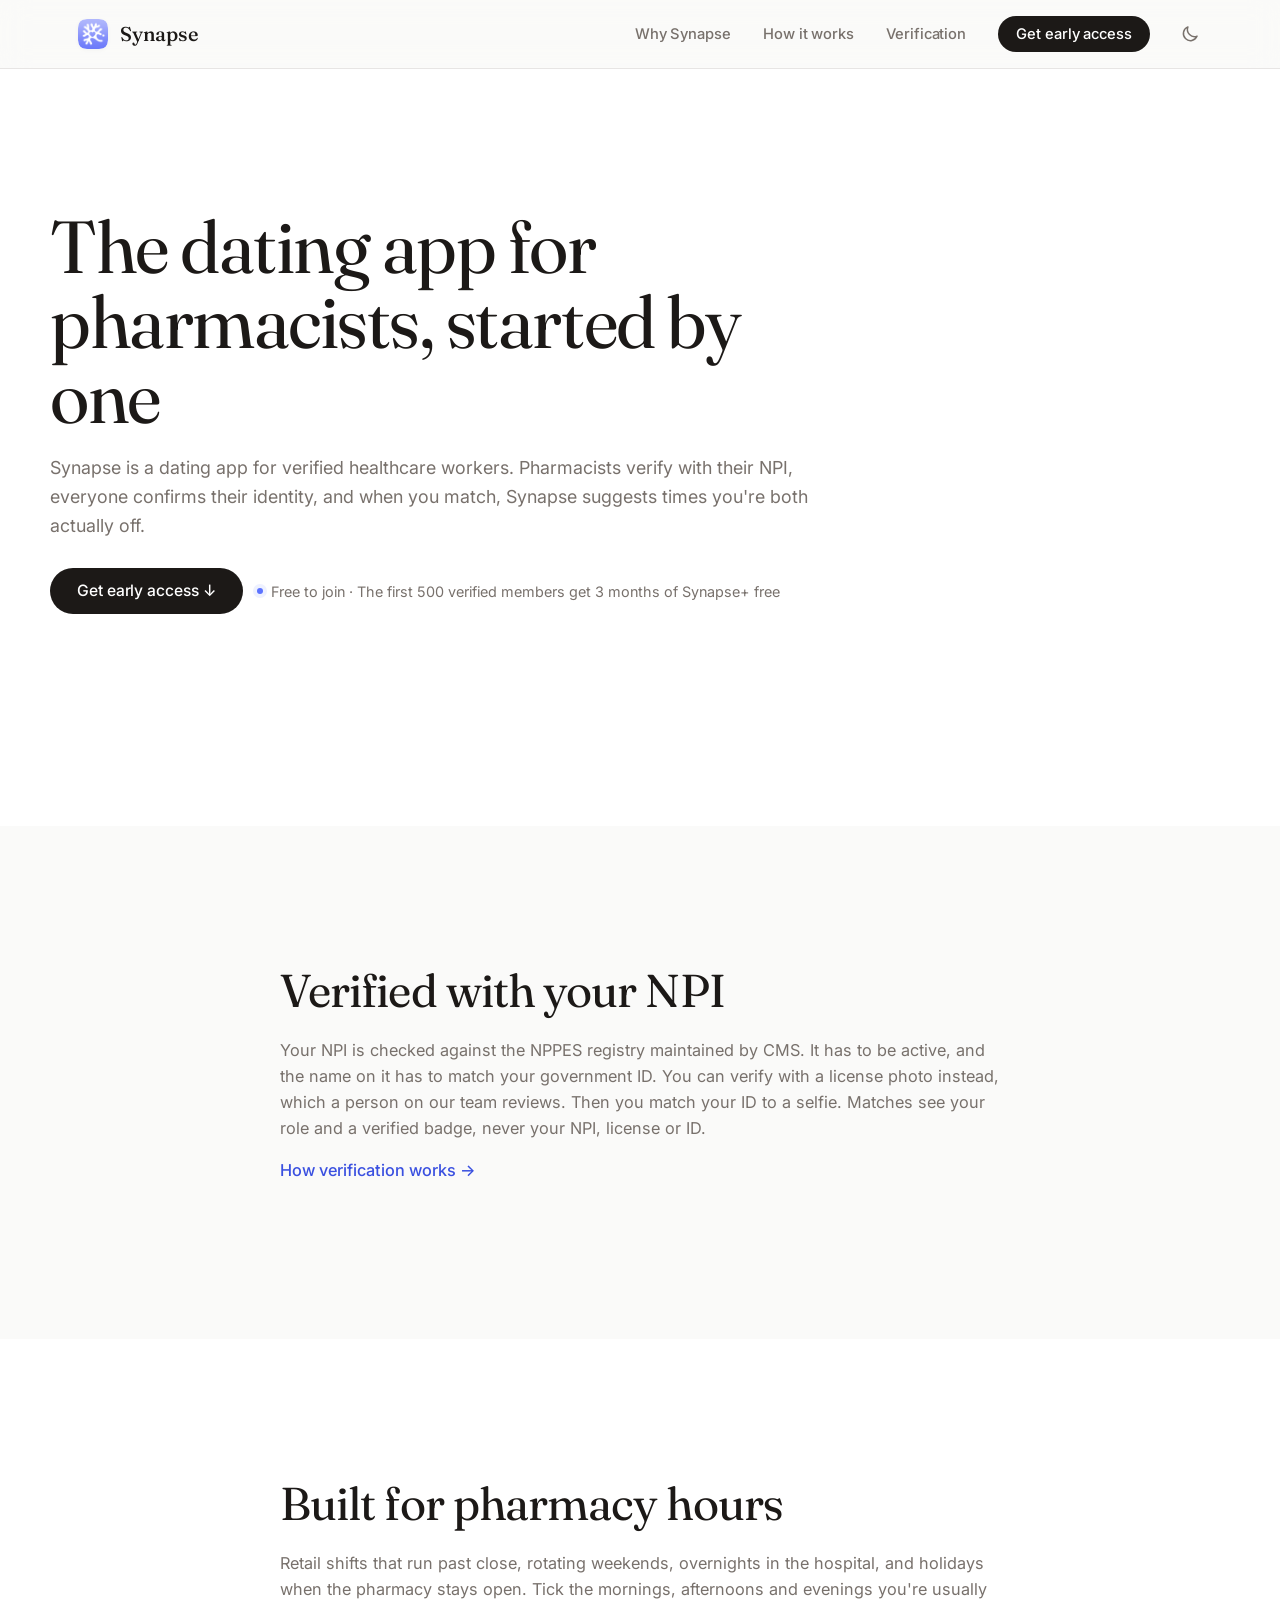
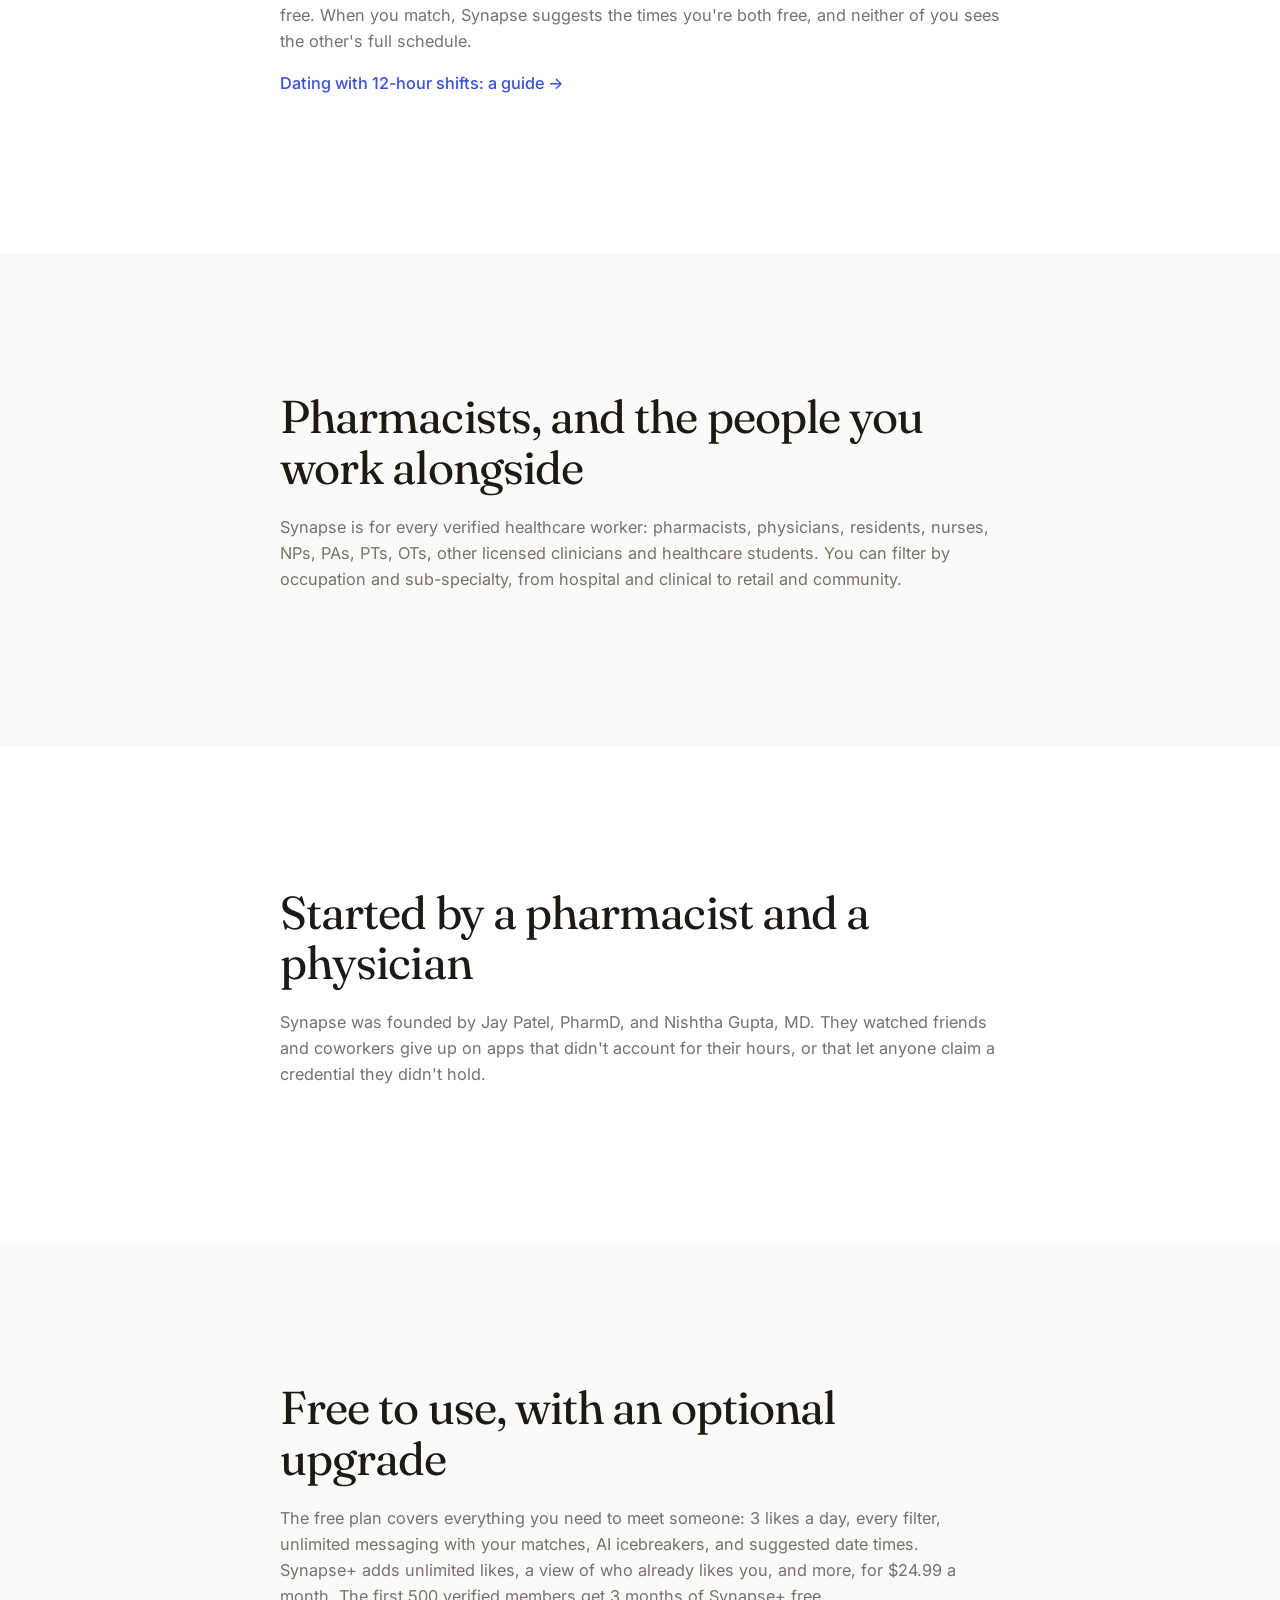
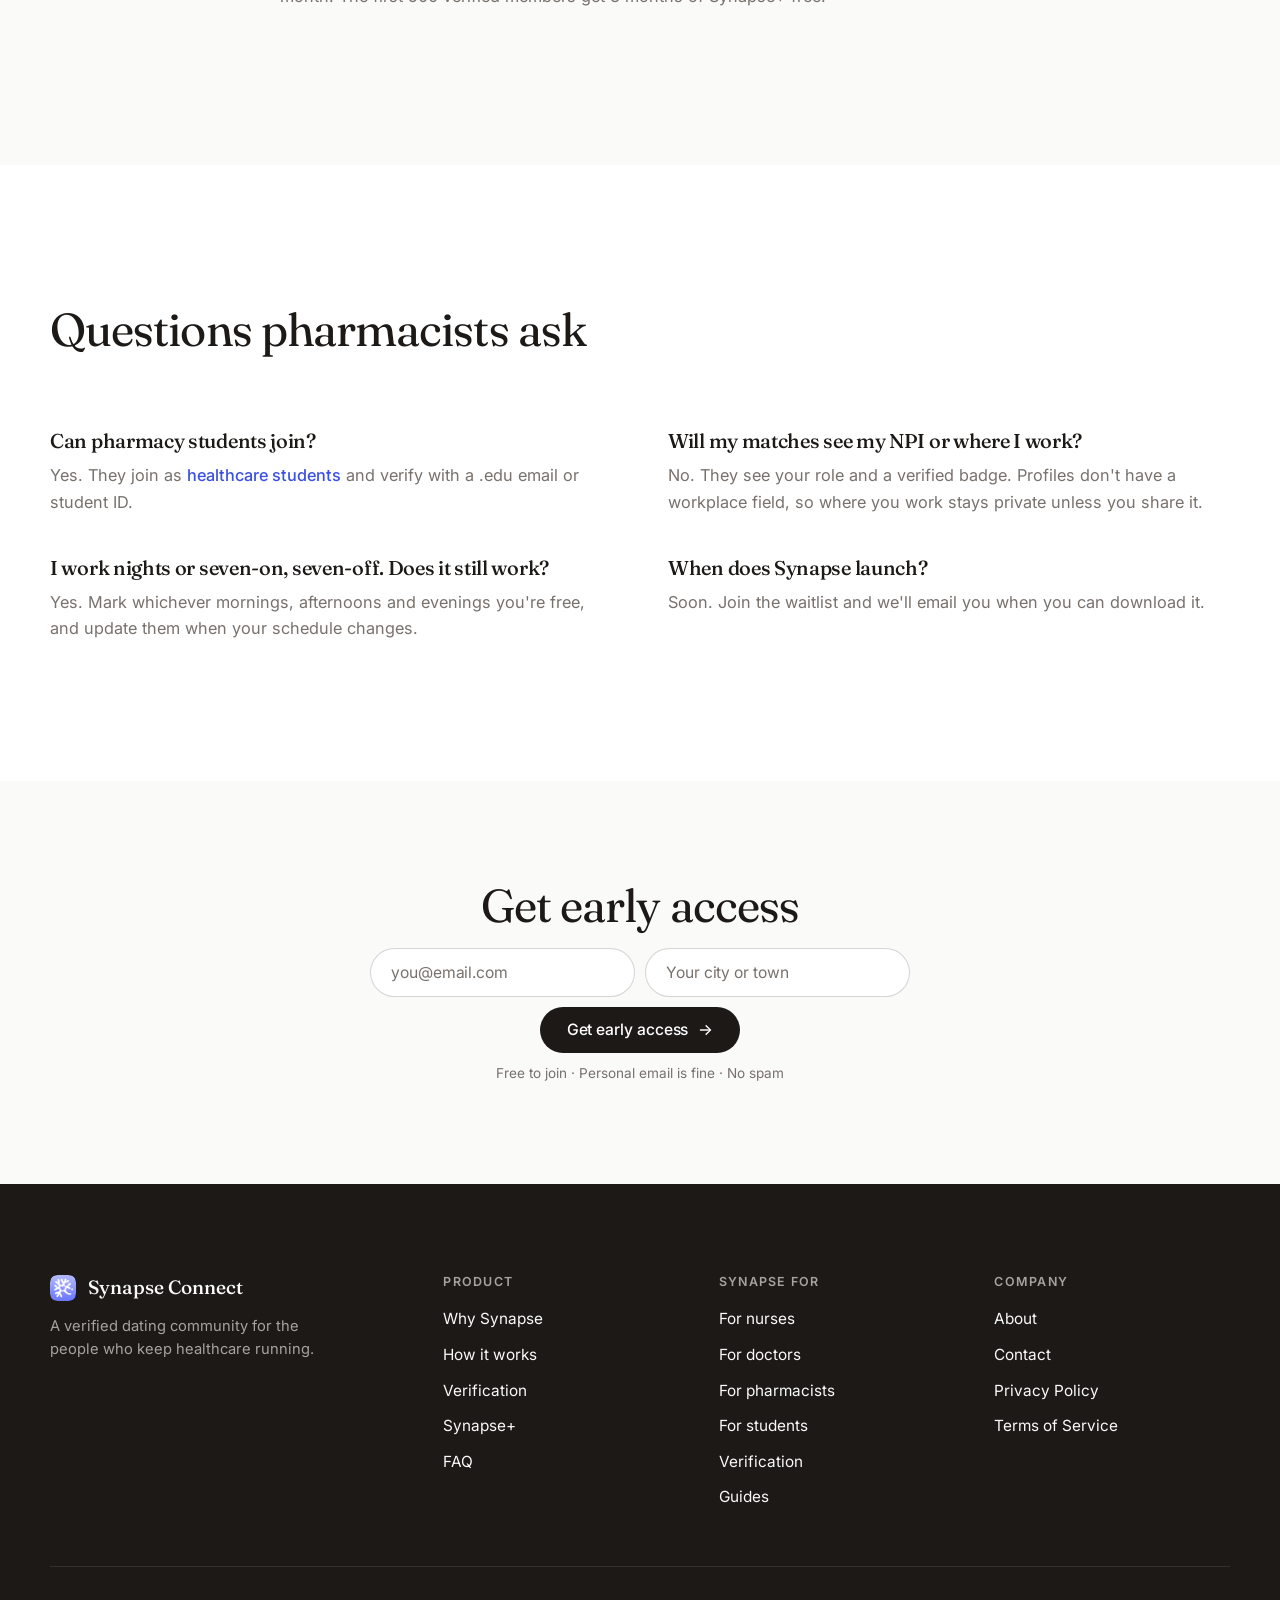
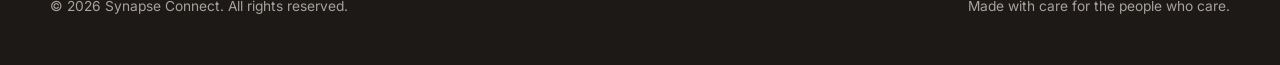
<file: pharmacists/index.html>
<!DOCTYPE html>
<html lang="en">
<head>
  <meta charset="UTF-8" />
  <meta name="viewport" content="width=device-width, initial-scale=1.0" />
  <meta name="color-scheme" content="light dark" />
  <meta name="theme-color" content="#FAFAF9" media="(prefers-color-scheme: light)" />
  <meta name="theme-color" content="#1C1917" media="(prefers-color-scheme: dark)" />
  <script data-cfasync="false">(function(){try{var t=localStorage.getItem('synapse-theme');if(t==='light'||t==='dark'){var d=document.documentElement;d.setAttribute('data-theme',t);d.style.colorScheme=t}}catch(e){}})();</script>
  <meta name="description" content="A dating app for pharmacists, started by one. NPIs are checked against the national registry, and dates fit around retail, hospital and night shifts." />
  <title>Dating App for Pharmacists: Verified by NPI | Synapse</title>
  <link rel="icon" type="image/png" sizes="32x32" href="/icons/favicon-32.png" />
  <link rel="apple-touch-icon" href="/icons/apple-touch-icon.png" />
  <link rel="canonical" href="https://synapsematches.com/pharmacists/" />
  <meta property="og:title" content="Dating App for Pharmacists: Verified by NPI | Synapse" />
  <meta property="og:description" content="A dating app for pharmacists, started by one. NPIs are checked against the national registry, and dates fit around retail, hospital and night shifts." />
  <meta property="og:image" content="https://synapsematches.com/ds/icons/og-share.png" />
  <meta property="og:image:width" content="1200" />
  <meta property="og:image:height" content="630" />
  <meta property="og:image:alt" content="Synapse share card: &quot;Dating, designed for your hours.&quot; beside the white neuron mark on a blue gradient" />
  <meta property="og:url" content="https://synapsematches.com/pharmacists/" />
  <meta property="og:type" content="website" />
  <meta property="og:site_name" content="Synapse" />
  <meta name="twitter:card" content="summary_large_image" />
  <meta name="twitter:title" content="Dating App for Pharmacists: Verified by NPI | Synapse" />
  <meta name="twitter:description" content="A dating app for pharmacists, started by one. NPIs are checked against the national registry, and dates fit around retail, hospital and night shifts." />
  <meta name="twitter:image" content="https://synapsematches.com/ds/icons/og-share.png" />
  <meta name="twitter:image:alt" content="Synapse share card: &quot;Dating, designed for your hours.&quot; beside the white neuron mark on a blue gradient" />
  <link rel="preconnect" href="https://fonts.googleapis.com" />
  <link rel="preconnect" href="https://fonts.gstatic.com" crossorigin />
  <!-- Load the Google Fonts CSS without blocking first paint; text shows in the fallback face until it arrives. -->
  <link rel="preload" as="style" href="https://fonts.googleapis.com/css2?family=Fraunces:opsz,wght@9..144,400;9..144,500&family=Inter:wght@400;500;600&display=swap" onload="this.onload=null;this.rel='stylesheet'" />
  <noscript><link rel="stylesheet" href="https://fonts.googleapis.com/css2?family=Fraunces:opsz,wght@9..144,400;9..144,500&family=Inter:wght@400;500;600&display=swap" /></noscript>
  <link rel="stylesheet" href="/ds/css/tokens.css?v=0.2.1" />
  <link rel="stylesheet" href="/style.css?v=2026-10-30b" />
  <script src="/theme.js?v=2026-10-30a" defer></script>
  <script type="application/ld+json">
  {
    "@context": "https://schema.org",
    "@graph": [
      {
        "@type": "WebPage",
        "name": "The dating app for pharmacists, started by one",
        "url": "https://synapsematches.com/pharmacists/",
        "description": "A dating app for pharmacists, started by one. NPIs are checked against the national registry, and dates fit around retail, hospital and night shifts.",
        "isPartOf": { "@id": "https://synapsematches.com/#website" }
      },
      {
        "@type": "BreadcrumbList",
        "itemListElement": [
          { "@type": "ListItem", "position": 1, "name": "Home", "item": "https://synapsematches.com/" },
          { "@type": "ListItem", "position": 2, "name": "For pharmacists", "item": "https://synapsematches.com/pharmacists/" }
        ]
      }
    ]
  }
  </script>
</head>
<body>
  <!-- Cloudflare: show email addresses as plain text so crawlers and no-JS visitors can read them -->
  <!--email_off-->
  <header class="site-header">
    <nav class="nav" aria-label="Primary">
      <a href="/" class="brand">
        <img src="/icons/brand-64.png" alt="" class="brand-mark" aria-hidden="true" />
        <span>Synapse</span>
      </a>
      <ul class="nav-links">
        <li><a href="/#why">Why Synapse</a></li>
        <li><a href="/#how">How it works</a></li>
        <li><a href="/#trust">Verification</a></li>
        <li><a class="nav-cta" href="/#waitlist">Get early access</a></li>
        <li class="nav-theme" hidden>
          <button type="button" class="theme-toggle" aria-label="Dark theme" aria-pressed="false" title="Switch to dark theme">
            <svg class="icon-moon" viewBox="0 0 24 24" width="20" height="20" aria-hidden="true" focusable="false"><path d="M20.5 14.5A8.5 8.5 0 0 1 9.5 3.5a8.5 8.5 0 1 0 11 11z" fill="none" stroke="currentColor" stroke-width="1.8" stroke-linejoin="round"/></svg>
            <svg class="icon-sun" viewBox="0 0 24 24" width="20" height="20" aria-hidden="true" focusable="false"><circle cx="12" cy="12" r="4.2" fill="none" stroke="currentColor" stroke-width="1.8"/><path d="M12 2.5v2.2M12 19.3v2.2M2.5 12h2.2M19.3 12h2.2M5.3 5.3l1.6 1.6M17.1 17.1l1.6 1.6M5.3 18.7l1.6-1.6M17.1 6.9l1.6-1.6" stroke="currentColor" stroke-width="1.8" stroke-linecap="round"/></svg>
          </button>
        </li>
      </ul>
    </nav>
  </header>

  <main>
    <section class="section section-paper" aria-labelledby="pharmacists-title">
      <div class="section-inner">
        <div class="section-head">
          <h1 id="pharmacists-title">The dating app for pharmacists, started by one</h1>
          <p>Synapse is a dating app for verified healthcare workers. Pharmacists verify with their NPI, everyone confirms their identity, and when you match, Synapse suggests times you're both actually off.</p>
          <div class="cta-row">
            <a class="btn btn-primary" href="#join">Get early access ↓</a>
            <p class="hero-meta">Free to join · The first 500 verified members get 3 months of Synapse+ free</p>
          </div>
        </div>
      </div>
    </section>

    <section class="section section-cream" id="verified" aria-labelledby="verified-title">
      <div class="section-inner section-prose">
        <h2 id="verified-title">Verified with your NPI</h2>
        <p>Your NPI is checked against the NPPES registry maintained by CMS. It has to be active, and the name on it has to match your government ID. You can verify with a license photo instead, which a person on our team reviews. Then you match your ID to a selfie. Matches see your role and a verified badge, never your NPI, license or ID.</p>
        <p><a class="text-link" href="/verification/">How verification works →</a></p>
      </div>
    </section>

    <section class="section section-paper" id="schedule" aria-labelledby="schedule-title">
      <div class="section-inner section-prose">
        <h2 id="schedule-title">Built for pharmacy hours</h2>
        <p>Retail shifts that run past close, rotating weekends, overnights in the hospital, and holidays when the pharmacy stays open. Tick the mornings, afternoons and evenings you're usually free. When you match, Synapse suggests the times you're both free, and neither of you sees the other's full schedule.</p>
        <p><a class="text-link" href="/guides/dating-with-12-hour-shifts/">Dating with 12-hour shifts: a guide →</a></p>
      </div>
    </section>

    <section class="section section-cream" id="colleagues" aria-labelledby="colleagues-title">
      <div class="section-inner section-prose">
        <h2 id="colleagues-title">Pharmacists, and the people you work alongside</h2>
        <p>Synapse is for every verified healthcare worker: pharmacists, physicians, residents, nurses, NPs, PAs, PTs, OTs, other licensed clinicians and healthcare students. You can filter by occupation and sub-specialty, from hospital and clinical to retail and community.</p>
      </div>
    </section>

    <section class="section section-paper" id="founders" aria-labelledby="founders-title">
      <div class="section-inner section-prose">
        <h2 id="founders-title">Started by a pharmacist and a physician</h2>
        <p>Synapse was founded by Jay Patel, PharmD, and Nishtha Gupta, MD. They watched friends and coworkers give up on apps that didn't account for their hours, or that let anyone claim a credential they didn't hold.</p>
      </div>
    </section>

    <section class="section section-cream" id="pricing" aria-labelledby="pricing-title">
      <div class="section-inner section-prose">
        <h2 id="pricing-title">Free to use, with an optional upgrade</h2>
        <p>The free plan covers everything you need to meet someone: 3 likes a day, every filter, unlimited messaging with your matches, AI icebreakers, and suggested date times. Synapse+ adds unlimited likes, a view of who already likes you, and more, for $24.99 a month. The first 500 verified members get 3 months of Synapse+ free.</p>
      </div>
    </section>

    <section class="section section-paper" id="faq" aria-labelledby="faq-title">
      <div class="section-inner">
        <div class="section-head">
          <h2 id="faq-title">Questions pharmacists ask</h2>
        </div>
        <div class="faq-list">
          <div class="faq-item">
            <h3>Can pharmacy students join?</h3>
            <p>Yes. They join as <a class="text-link" href="/healthcare-students/">healthcare students</a> and verify with a .edu email or student ID.</p>
          </div>
          <div class="faq-item">
            <h3>Will my matches see my NPI or where I work?</h3>
            <p>No. They see your role and a verified badge. Profiles don't have a workplace field, so where you work stays private unless you share it.</p>
          </div>
          <div class="faq-item">
            <h3>I work nights or seven-on, seven-off. Does it still work?</h3>
            <p>Yes. Mark whichever mornings, afternoons and evenings you're free, and update them when your schedule changes.</p>
          </div>
          <div class="faq-item">
            <h3>When does Synapse launch?</h3>
            <p>Soon. Join the waitlist and we'll email you when you can download it.</p>
          </div>
        </div>
      </div>
    </section>

    <section class="section section-cream cta-band" id="join" aria-labelledby="join-title">
      <div class="section-inner cta-band-inner">
        <h2 id="join-title">Get early access</h2>
        <div class="waitlist-block">
            <form class="waitlist-form" novalidate>
              <label class="sr-only" for="waitlist-email-p">Email address</label>
              <input
                id="waitlist-email-p"
                class="waitlist-input"
                type="email"
                name="email"
                placeholder="you@email.com"
                autocomplete="email"
                required
              />
              <div class="waitlist-place">
                <label class="sr-only" for="waitlist-place-p">City or town</label>
                <input
                  id="waitlist-place-p"
                  class="waitlist-input"
                  type="text"
                  name="place"
                  placeholder="Your city or town"
                  autocomplete="off"
                  role="combobox"
                  aria-autocomplete="list"
                  aria-expanded="false"
                  aria-controls="waitlist-place-list-p"
                  required
                />
                <ul id="waitlist-place-list-p" class="waitlist-place-list" role="listbox" aria-label="Cities and towns" hidden></ul>
              </div>
              <input
                class="waitlist-hp"
                type="text"
                name="company"
                tabindex="-1"
                autocomplete="off"
                aria-hidden="true"
              />
              <button class="btn btn-primary btn-arrow" type="submit">Get early access</button>
            </form>
            <p class="waitlist-status" role="status" aria-live="polite"></p>
            <p class="waitlist-note">Free to join · Personal email is fine · No spam</p>
          </div>
      </div>
    </section>
  </main>

  <footer class="site-footer">
    <div class="footer-inner">
      <div>
        <p class="footer-brand">
          <img src="/icons/brand-64.png" alt="" class="footer-mark" aria-hidden="true" />
          Synapse Connect
        </p>
        <p class="footer-tag">A verified dating community for the people who keep healthcare running.</p>
      </div>
      <div class="footer-col">
        <h4>Product</h4>
        <ul>
          <li><a href="/#why">Why Synapse</a></li>
          <li><a href="/#how">How it works</a></li>
          <li><a href="/#trust">Verification</a></li>
          <li><a href="/#plus">Synapse+</a></li>
          <li><a href="/#faq">FAQ</a></li>
        </ul>
      </div>
      <div class="footer-col">
        <h4>Synapse for</h4>
        <ul>
          <li><a href="/nurses/">For nurses</a></li>
          <li><a href="/doctors/">For doctors</a></li>
          <li><a href="/pharmacists/">For pharmacists</a></li>
          <li><a href="/healthcare-students/">For students</a></li>
          <li><a href="/verification/">Verification</a></li>
          <li><a href="/guides/dating-with-12-hour-shifts/">Guides</a></li>
        </ul>
      </div>
      <div class="footer-col">
        <h4>Company</h4>
        <ul>
          <li><a href="/#about">About</a></li>
          <li><a href="mailto:help@synapsematches.com">Contact</a></li>
          <li><a href="/privacy.html">Privacy Policy</a></li>
          <li><a href="/terms.html">Terms of Service</a></li>
        </ul>
      </div>
    </div>
    <div class="footer-bottom">
      <p>&copy; 2026 Synapse Connect. All rights reserved.</p>
      <p>Made with care for the people who care.</p>
    </div>
  </footer>

  <script src="/waitlist.js"></script>
<!-- Cloudflare Web Analytics --><script defer src="https://static.cloudflareinsights.com/beacon.min.js" data-cf-beacon='{"token": "bf261370e2ad4e2380d12c57f0178c21"}'></script><!-- End Cloudflare Web Analytics -->
<!--/email_off-->
</body>
</html>
</file>
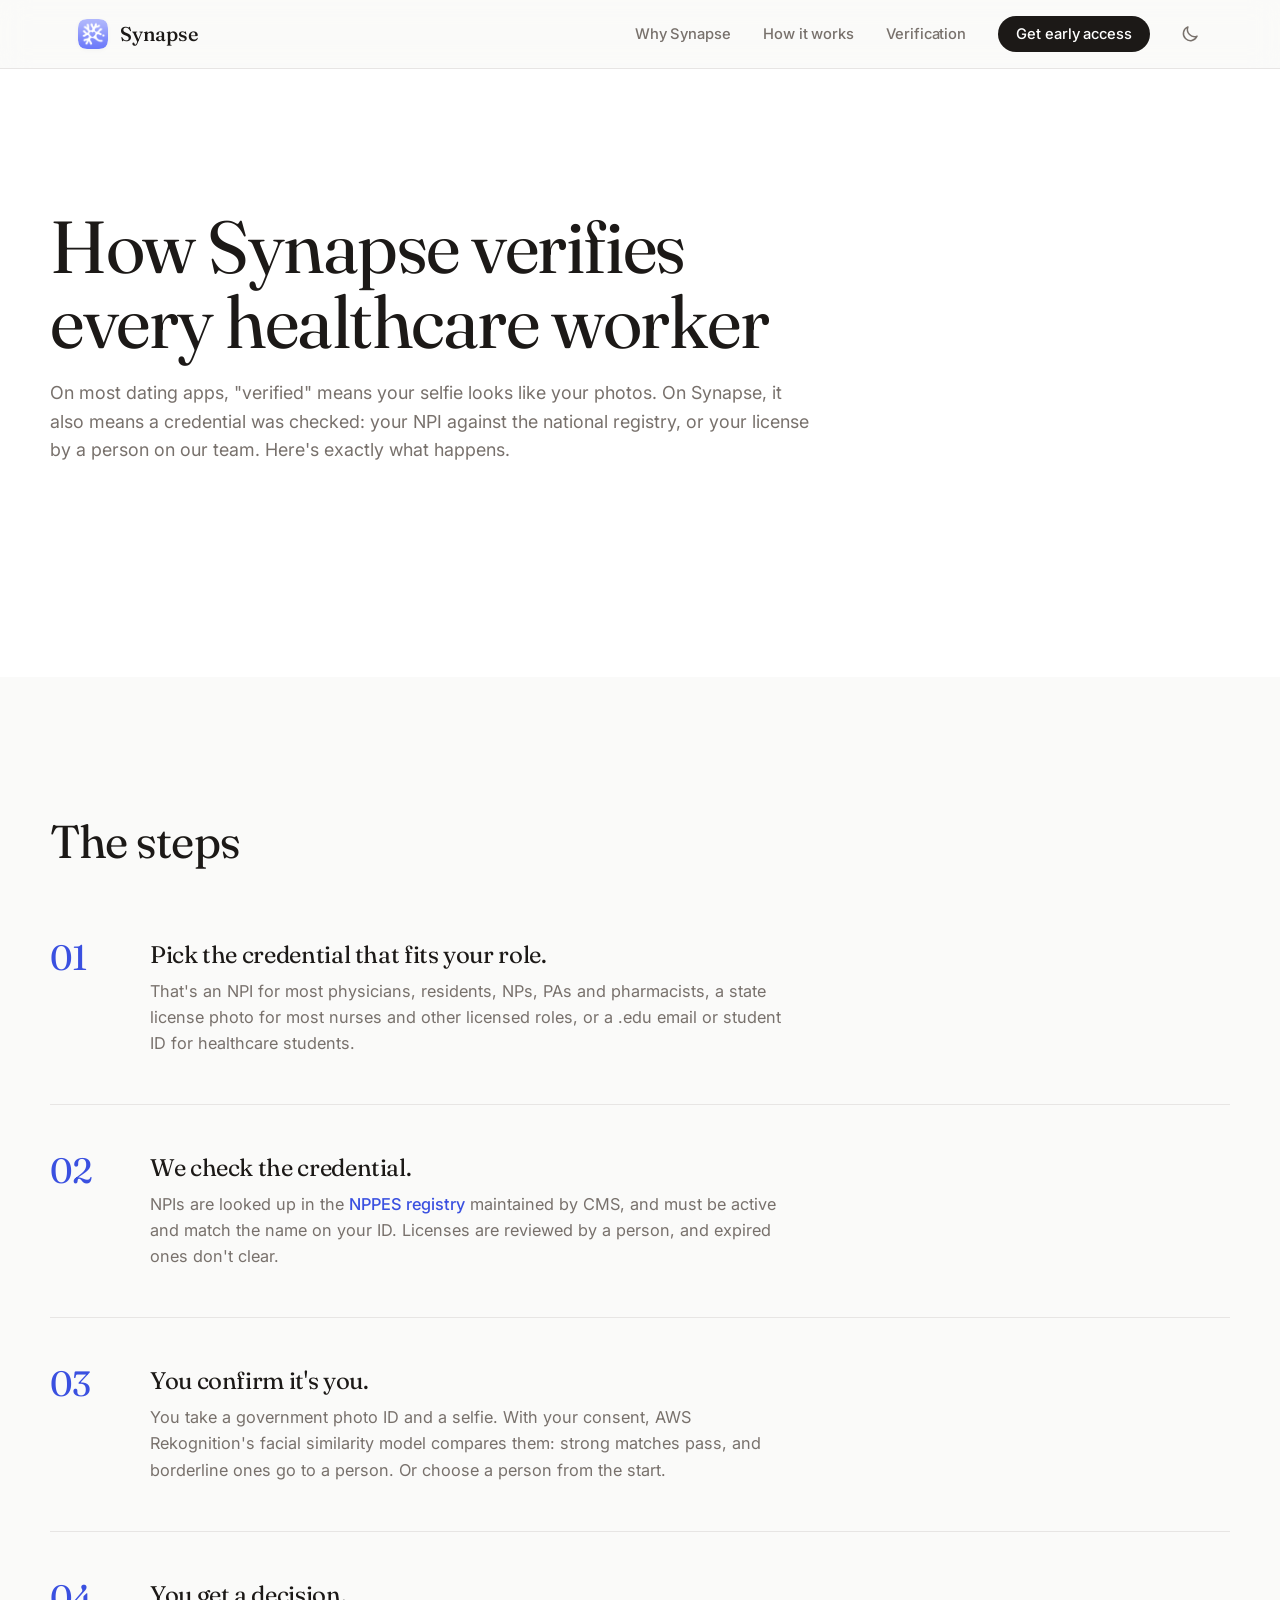
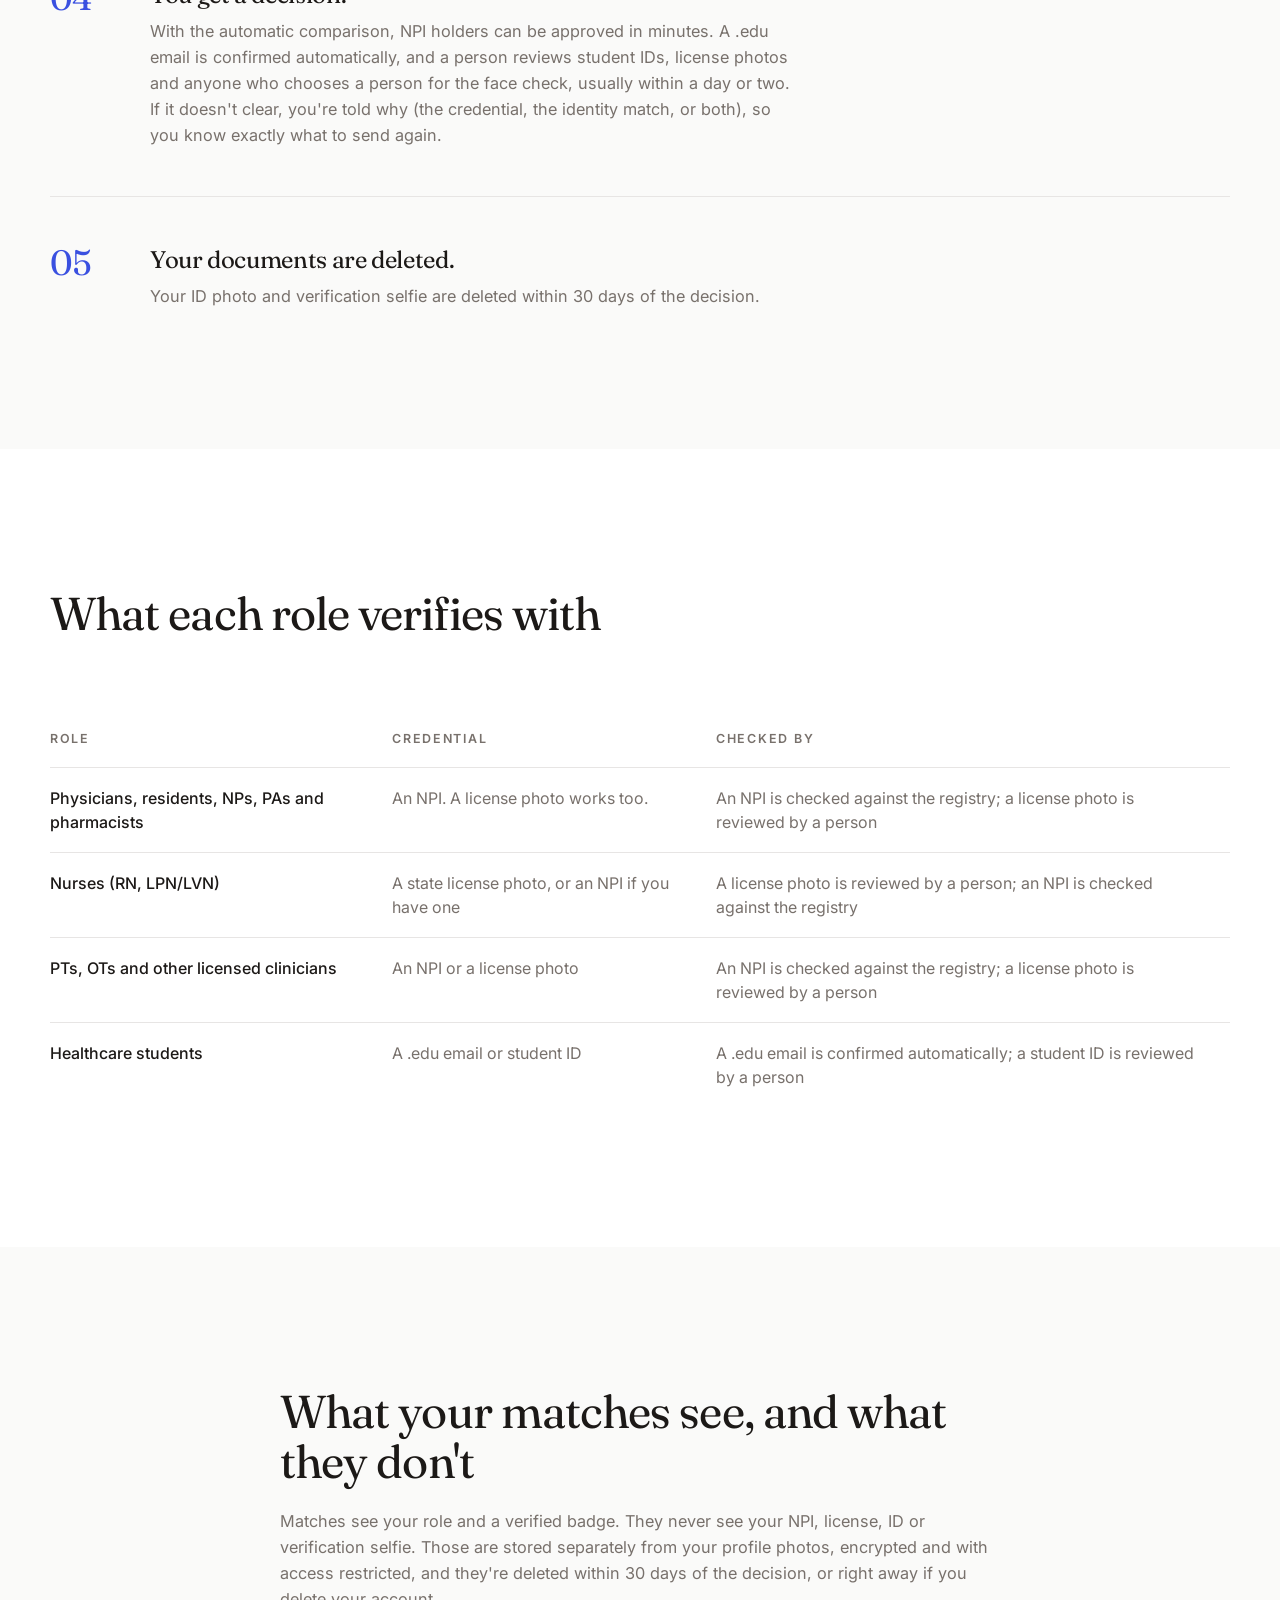
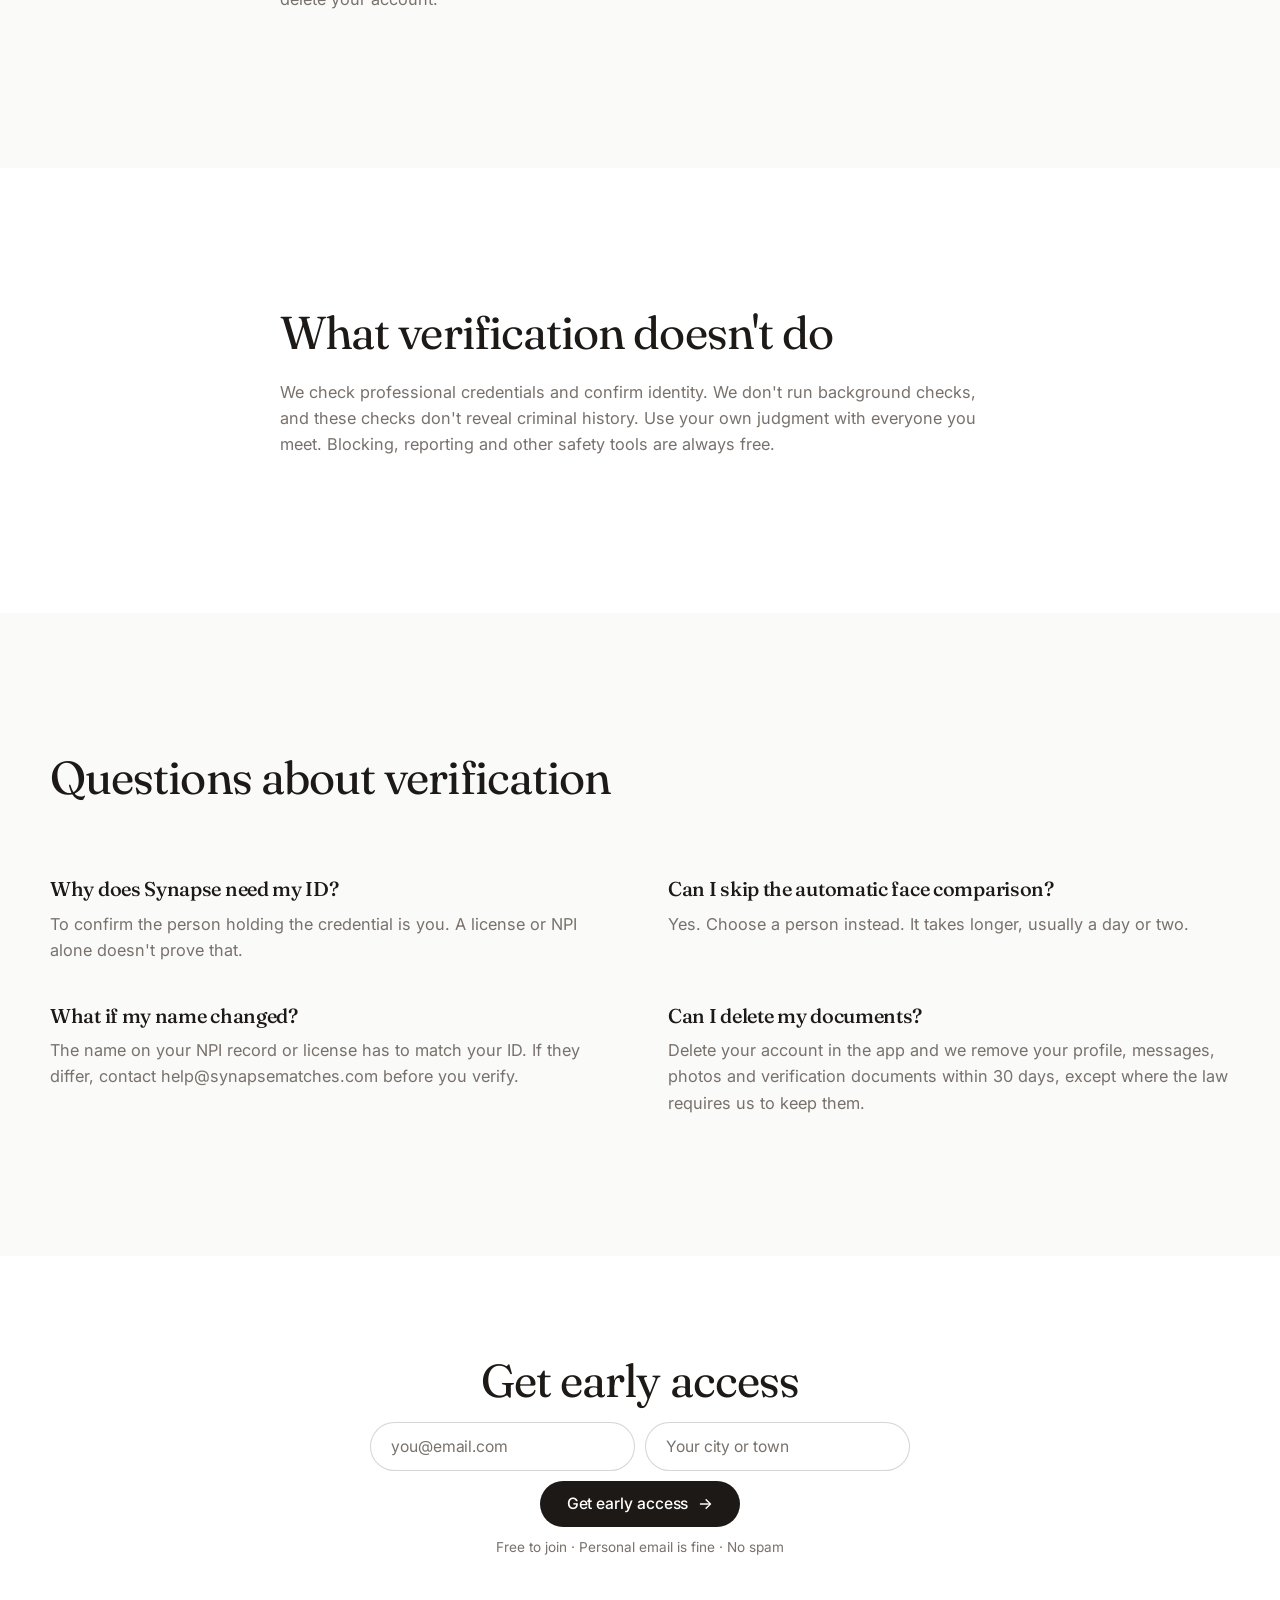
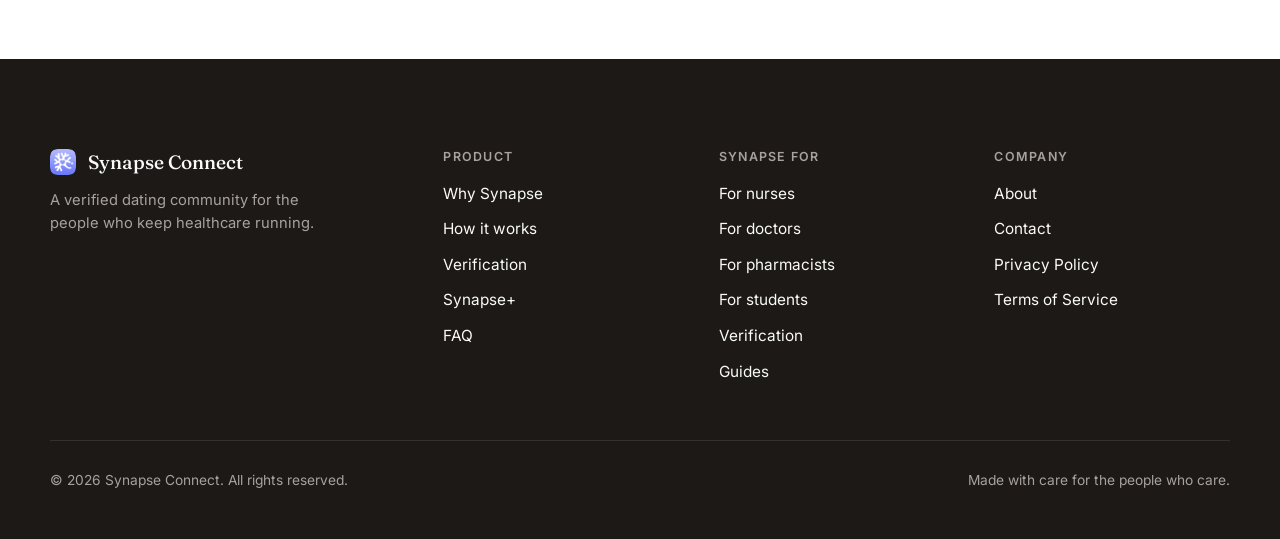
<file: verification/index.html>
<!DOCTYPE html>
<html lang="en">
<head>
  <meta charset="UTF-8" />
  <meta name="viewport" content="width=device-width, initial-scale=1.0" />
  <meta name="color-scheme" content="light dark" />
  <meta name="theme-color" content="#FAFAF9" media="(prefers-color-scheme: light)" />
  <meta name="theme-color" content="#1C1917" media="(prefers-color-scheme: dark)" />
  <script data-cfasync="false">(function(){try{var t=localStorage.getItem('synapse-theme');if(t==='light'||t==='dark'){var d=document.documentElement;d.setAttribute('data-theme',t);d.style.colorScheme=t}}catch(e){}})();</script>
  <meta name="description" content="Every Synapse member is a verified healthcare worker. Here's exactly what we check: NPI or license, a government ID matched to a selfie, and what we delete." />
  <title>How Synapse Verifies Healthcare Workers: NPI, License, ID</title>
  <link rel="icon" type="image/png" sizes="32x32" href="/icons/favicon-32.png" />
  <link rel="apple-touch-icon" href="/icons/apple-touch-icon.png" />
  <link rel="canonical" href="https://synapsematches.com/verification/" />
  <meta property="og:title" content="How Synapse Verifies Healthcare Workers: NPI, License, ID" />
  <meta property="og:description" content="Every Synapse member is a verified healthcare worker. Here's exactly what we check: NPI or license, a government ID matched to a selfie, and what we delete." />
  <meta property="og:image" content="https://synapsematches.com/ds/icons/og-share.png" />
  <meta property="og:image:width" content="1200" />
  <meta property="og:image:height" content="630" />
  <meta property="og:image:alt" content="Synapse share card: &quot;Dating, designed for your hours.&quot; beside the white neuron mark on a blue gradient" />
  <meta property="og:url" content="https://synapsematches.com/verification/" />
  <meta property="og:type" content="website" />
  <meta property="og:site_name" content="Synapse" />
  <meta name="twitter:card" content="summary_large_image" />
  <meta name="twitter:title" content="How Synapse Verifies Healthcare Workers: NPI, License, ID" />
  <meta name="twitter:description" content="Every Synapse member is a verified healthcare worker. Here's exactly what we check: NPI or license, a government ID matched to a selfie, and what we delete." />
  <meta name="twitter:image" content="https://synapsematches.com/ds/icons/og-share.png" />
  <meta name="twitter:image:alt" content="Synapse share card: &quot;Dating, designed for your hours.&quot; beside the white neuron mark on a blue gradient" />
  <link rel="preconnect" href="https://fonts.googleapis.com" />
  <link rel="preconnect" href="https://fonts.gstatic.com" crossorigin />
  <!-- Load the Google Fonts CSS without blocking first paint; text shows in the fallback face until it arrives. -->
  <link rel="preload" as="style" href="https://fonts.googleapis.com/css2?family=Fraunces:opsz,wght@9..144,400;9..144,500&family=Inter:wght@400;500;600&display=swap" onload="this.onload=null;this.rel='stylesheet'" />
  <noscript><link rel="stylesheet" href="https://fonts.googleapis.com/css2?family=Fraunces:opsz,wght@9..144,400;9..144,500&family=Inter:wght@400;500;600&display=swap" /></noscript>
  <link rel="stylesheet" href="/ds/css/tokens.css?v=0.2.1" />
  <link rel="stylesheet" href="/style.css?v=2026-10-30b" />
  <script src="/theme.js?v=2026-10-30a" defer></script>
  <script type="application/ld+json">
  {
    "@context": "https://schema.org",
    "@graph": [
      {
        "@type": "WebPage",
        "name": "How Synapse verifies every healthcare worker",
        "url": "https://synapsematches.com/verification/",
        "description": "Every Synapse member is a verified healthcare worker. Here's exactly what we check: NPI or license, a government ID matched to a selfie, and what we delete.",
        "isPartOf": { "@id": "https://synapsematches.com/#website" }
      },
      {
        "@type": "BreadcrumbList",
        "itemListElement": [
          { "@type": "ListItem", "position": 1, "name": "Home", "item": "https://synapsematches.com/" },
          { "@type": "ListItem", "position": 2, "name": "Verification", "item": "https://synapsematches.com/verification/" }
        ]
      }
    ]
  }
  </script>
</head>
<body>
  <!-- Cloudflare: show email addresses as plain text so crawlers and no-JS visitors can read them -->
  <!--email_off-->
  <header class="site-header">
    <nav class="nav" aria-label="Primary">
      <a href="/" class="brand">
        <img src="/icons/brand-64.png" alt="" class="brand-mark" aria-hidden="true" />
        <span>Synapse</span>
      </a>
      <ul class="nav-links">
        <li><a href="/#why">Why Synapse</a></li>
        <li><a href="/#how">How it works</a></li>
        <li><a href="/#trust">Verification</a></li>
        <li><a class="nav-cta" href="/#waitlist">Get early access</a></li>
        <li class="nav-theme" hidden>
          <button type="button" class="theme-toggle" aria-label="Dark theme" aria-pressed="false" title="Switch to dark theme">
            <svg class="icon-moon" viewBox="0 0 24 24" width="20" height="20" aria-hidden="true" focusable="false"><path d="M20.5 14.5A8.5 8.5 0 0 1 9.5 3.5a8.5 8.5 0 1 0 11 11z" fill="none" stroke="currentColor" stroke-width="1.8" stroke-linejoin="round"/></svg>
            <svg class="icon-sun" viewBox="0 0 24 24" width="20" height="20" aria-hidden="true" focusable="false"><circle cx="12" cy="12" r="4.2" fill="none" stroke="currentColor" stroke-width="1.8"/><path d="M12 2.5v2.2M12 19.3v2.2M2.5 12h2.2M19.3 12h2.2M5.3 5.3l1.6 1.6M17.1 17.1l1.6 1.6M5.3 18.7l1.6-1.6M17.1 6.9l1.6-1.6" stroke="currentColor" stroke-width="1.8" stroke-linecap="round"/></svg>
          </button>
        </li>
      </ul>
    </nav>
  </header>

  <main>
    <section class="section section-paper" aria-labelledby="verification-title">
      <div class="section-inner">
        <div class="section-head">
          <h1 id="verification-title">How Synapse verifies every healthcare worker</h1>
          <p>On most dating apps, "verified" means your selfie looks like your photos. On Synapse, it also means a credential was checked: your NPI against the national registry, or your license by a person on our team. Here's exactly what happens.</p>
        </div>
      </div>
    </section>

    <section class="section section-cream" id="steps" aria-labelledby="steps-title">
      <div class="section-inner">
        <div class="section-head">
          <h2 id="steps-title">The steps</h2>
        </div>
        <ol class="steps">
          <li>
            <span class="step-num">01</span>
            <div>
              <h3>Pick the credential that fits your role.</h3>
              <p>That's an NPI for most physicians, residents, NPs, PAs and pharmacists, a state license photo for most nurses and other licensed roles, or a .edu email or student ID for healthcare students.</p>
            </div>
          </li>
          <li>
            <span class="step-num">02</span>
            <div>
              <h3>We check the credential.</h3>
              <p>NPIs are looked up in the <a class="text-link" href="https://npiregistry.cms.hhs.gov/" rel="noopener">NPPES registry</a> maintained by CMS, and must be active and match the name on your ID. Licenses are reviewed by a person, and expired ones don't clear.</p>
            </div>
          </li>
          <li>
            <span class="step-num">03</span>
            <div>
              <h3>You confirm it's you.</h3>
              <p>You take a government photo ID and a selfie. With your consent, AWS Rekognition's facial similarity model compares them: strong matches pass, and borderline ones go to a person. Or choose a person from the start.</p>
            </div>
          </li>
          <li>
            <span class="step-num">04</span>
            <div>
              <h3>You get a decision.</h3>
              <p>With the automatic comparison, NPI holders can be approved in minutes. A .edu email is confirmed automatically, and a person reviews student IDs, license photos and anyone who chooses a person for the face check, usually within a day or two. If it doesn't clear, you're told why (the credential, the identity match, or both), so you know exactly what to send again.</p>
            </div>
          </li>
          <li>
            <span class="step-num">05</span>
            <div>
              <h3>Your documents are deleted.</h3>
              <p>Your ID photo and verification selfie are deleted within 30 days of the decision.</p>
            </div>
          </li>
        </ol>
      </div>
    </section>

    <section class="section section-paper" id="roles" aria-labelledby="roles-title">
      <div class="section-inner">
        <div class="section-head">
          <h2 id="roles-title">What each role verifies with</h2>
        </div>
        <div class="roles-table-wrap" role="region" aria-labelledby="roles-title" tabindex="0">
          <table class="roles-table">
            <thead>
              <tr>
                <th scope="col">Role</th>
                <th scope="col">Credential</th>
                <th scope="col">Checked by</th>
              </tr>
            </thead>
            <tbody>
              <tr>
                <th scope="row">Physicians, residents, NPs, PAs and pharmacists</th>
                <td>An NPI. A license photo works too.</td>
                <td>An NPI is checked against the registry; a license photo is reviewed by a person</td>
              </tr>
              <tr>
                <th scope="row">Nurses (RN, LPN/LVN)</th>
                <td>A state license photo, or an NPI if you have one</td>
                <td>A license photo is reviewed by a person; an NPI is checked against the registry</td>
              </tr>
              <tr>
                <th scope="row">PTs, OTs and other licensed clinicians</th>
                <td>An NPI or a license photo</td>
                <td>An NPI is checked against the registry; a license photo is reviewed by a person</td>
              </tr>
              <tr>
                <th scope="row">Healthcare students</th>
                <td>A .edu email or student ID</td>
                <td>A .edu email is confirmed automatically; a student ID is reviewed by a person</td>
              </tr>
            </tbody>
          </table>
        </div>
      </div>
    </section>

    <section class="section section-cream" id="privacy" aria-labelledby="privacy-title">
      <div class="section-inner section-prose">
        <h2 id="privacy-title">What your matches see, and what they don't</h2>
        <p>Matches see your role and a verified badge. They never see your NPI, license, ID or verification selfie. Those are stored separately from your profile photos, encrypted and with access restricted, and they're deleted within 30 days of the decision, or right away if you delete your account.</p>
      </div>
    </section>

    <section class="section section-paper" id="limits" aria-labelledby="limits-title">
      <div class="section-inner section-prose">
        <h2 id="limits-title">What verification doesn't do</h2>
        <p>We check professional credentials and confirm identity. We don't run background checks, and these checks don't reveal criminal history. Use your own judgment with everyone you meet. Blocking, reporting and other safety tools are always free.</p>
      </div>
    </section>

    <section class="section section-cream" id="faq" aria-labelledby="faq-title">
      <div class="section-inner">
        <div class="section-head">
          <h2 id="faq-title">Questions about verification</h2>
        </div>
        <div class="faq-list">
          <div class="faq-item">
            <h3>Why does Synapse need my ID?</h3>
            <p>To confirm the person holding the credential is you. A license or NPI alone doesn't prove that.</p>
          </div>
          <div class="faq-item">
            <h3>Can I skip the automatic face comparison?</h3>
            <p>Yes. Choose a person instead. It takes longer, usually a day or two.</p>
          </div>
          <div class="faq-item">
            <h3>What if my name changed?</h3>
            <p>The name on your NPI record or license has to match your ID. If they differ, contact help@synapsematches.com before you verify.</p>
          </div>
          <div class="faq-item">
            <h3>Can I delete my documents?</h3>
            <p>Delete your account in the app and we remove your profile, messages, photos and verification documents within 30 days, except where the law requires us to keep them.</p>
          </div>
        </div>
      </div>
    </section>

    <section class="section section-paper cta-band" id="join" aria-labelledby="join-title">
      <div class="section-inner cta-band-inner">
        <h2 id="join-title">Get early access</h2>
        <div class="waitlist-block">
            <form class="waitlist-form" novalidate>
              <label class="sr-only" for="waitlist-email-v">Email address</label>
              <input
                id="waitlist-email-v"
                class="waitlist-input"
                type="email"
                name="email"
                placeholder="you@email.com"
                autocomplete="email"
                required
              />
              <div class="waitlist-place">
                <label class="sr-only" for="waitlist-place-v">City or town</label>
                <input
                  id="waitlist-place-v"
                  class="waitlist-input"
                  type="text"
                  name="place"
                  placeholder="Your city or town"
                  autocomplete="off"
                  role="combobox"
                  aria-autocomplete="list"
                  aria-expanded="false"
                  aria-controls="waitlist-place-list-v"
                  required
                />
                <ul id="waitlist-place-list-v" class="waitlist-place-list" role="listbox" aria-label="Cities and towns" hidden></ul>
              </div>
              <input
                class="waitlist-hp"
                type="text"
                name="company"
                tabindex="-1"
                autocomplete="off"
                aria-hidden="true"
              />
              <button class="btn btn-primary btn-arrow" type="submit">Get early access</button>
            </form>
            <p class="waitlist-status" role="status" aria-live="polite"></p>
            <p class="waitlist-note">Free to join · Personal email is fine · No spam</p>
          </div>
      </div>
    </section>
  </main>

  <footer class="site-footer">
    <div class="footer-inner">
      <div>
        <p class="footer-brand">
          <img src="/icons/brand-64.png" alt="" class="footer-mark" aria-hidden="true" />
          Synapse Connect
        </p>
        <p class="footer-tag">A verified dating community for the people who keep healthcare running.</p>
      </div>
      <div class="footer-col">
        <h4>Product</h4>
        <ul>
          <li><a href="/#why">Why Synapse</a></li>
          <li><a href="/#how">How it works</a></li>
          <li><a href="/#trust">Verification</a></li>
          <li><a href="/#plus">Synapse+</a></li>
          <li><a href="/#faq">FAQ</a></li>
        </ul>
      </div>
      <div class="footer-col">
        <h4>Synapse for</h4>
        <ul>
          <li><a href="/nurses/">For nurses</a></li>
          <li><a href="/doctors/">For doctors</a></li>
          <li><a href="/pharmacists/">For pharmacists</a></li>
          <li><a href="/healthcare-students/">For students</a></li>
          <li><a href="/verification/">Verification</a></li>
          <li><a href="/guides/dating-with-12-hour-shifts/">Guides</a></li>
        </ul>
      </div>
      <div class="footer-col">
        <h4>Company</h4>
        <ul>
          <li><a href="/#about">About</a></li>
          <li><a href="mailto:help@synapsematches.com">Contact</a></li>
          <li><a href="/privacy.html">Privacy Policy</a></li>
          <li><a href="/terms.html">Terms of Service</a></li>
        </ul>
      </div>
    </div>
    <div class="footer-bottom">
      <p>&copy; 2026 Synapse Connect. All rights reserved.</p>
      <p>Made with care for the people who care.</p>
    </div>
  </footer>

  <script src="/waitlist.js"></script>
<!-- Cloudflare Web Analytics --><script defer src="https://static.cloudflareinsights.com/beacon.min.js" data-cf-beacon='{"token": "bf261370e2ad4e2380d12c57f0178c21"}'></script><!-- End Cloudflare Web Analytics -->
<!--/email_off-->
</body>
</html>
</file>
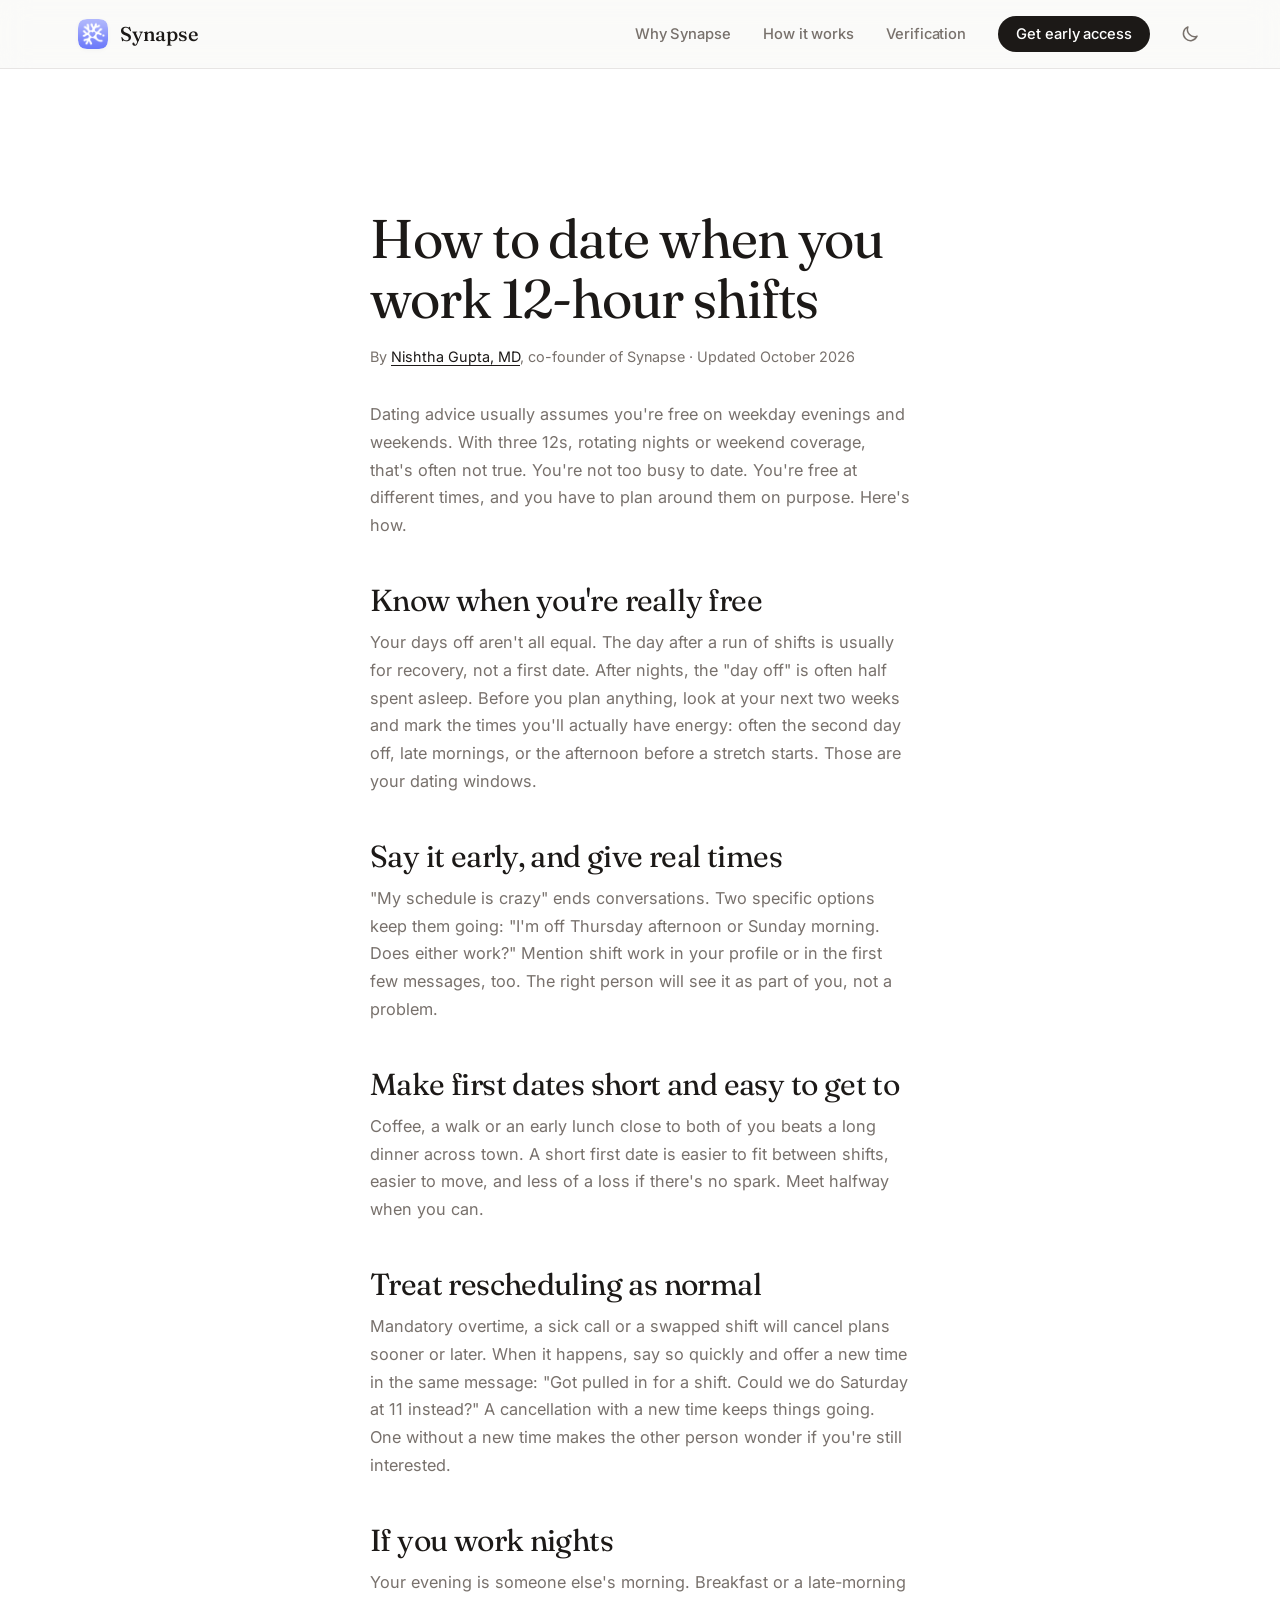
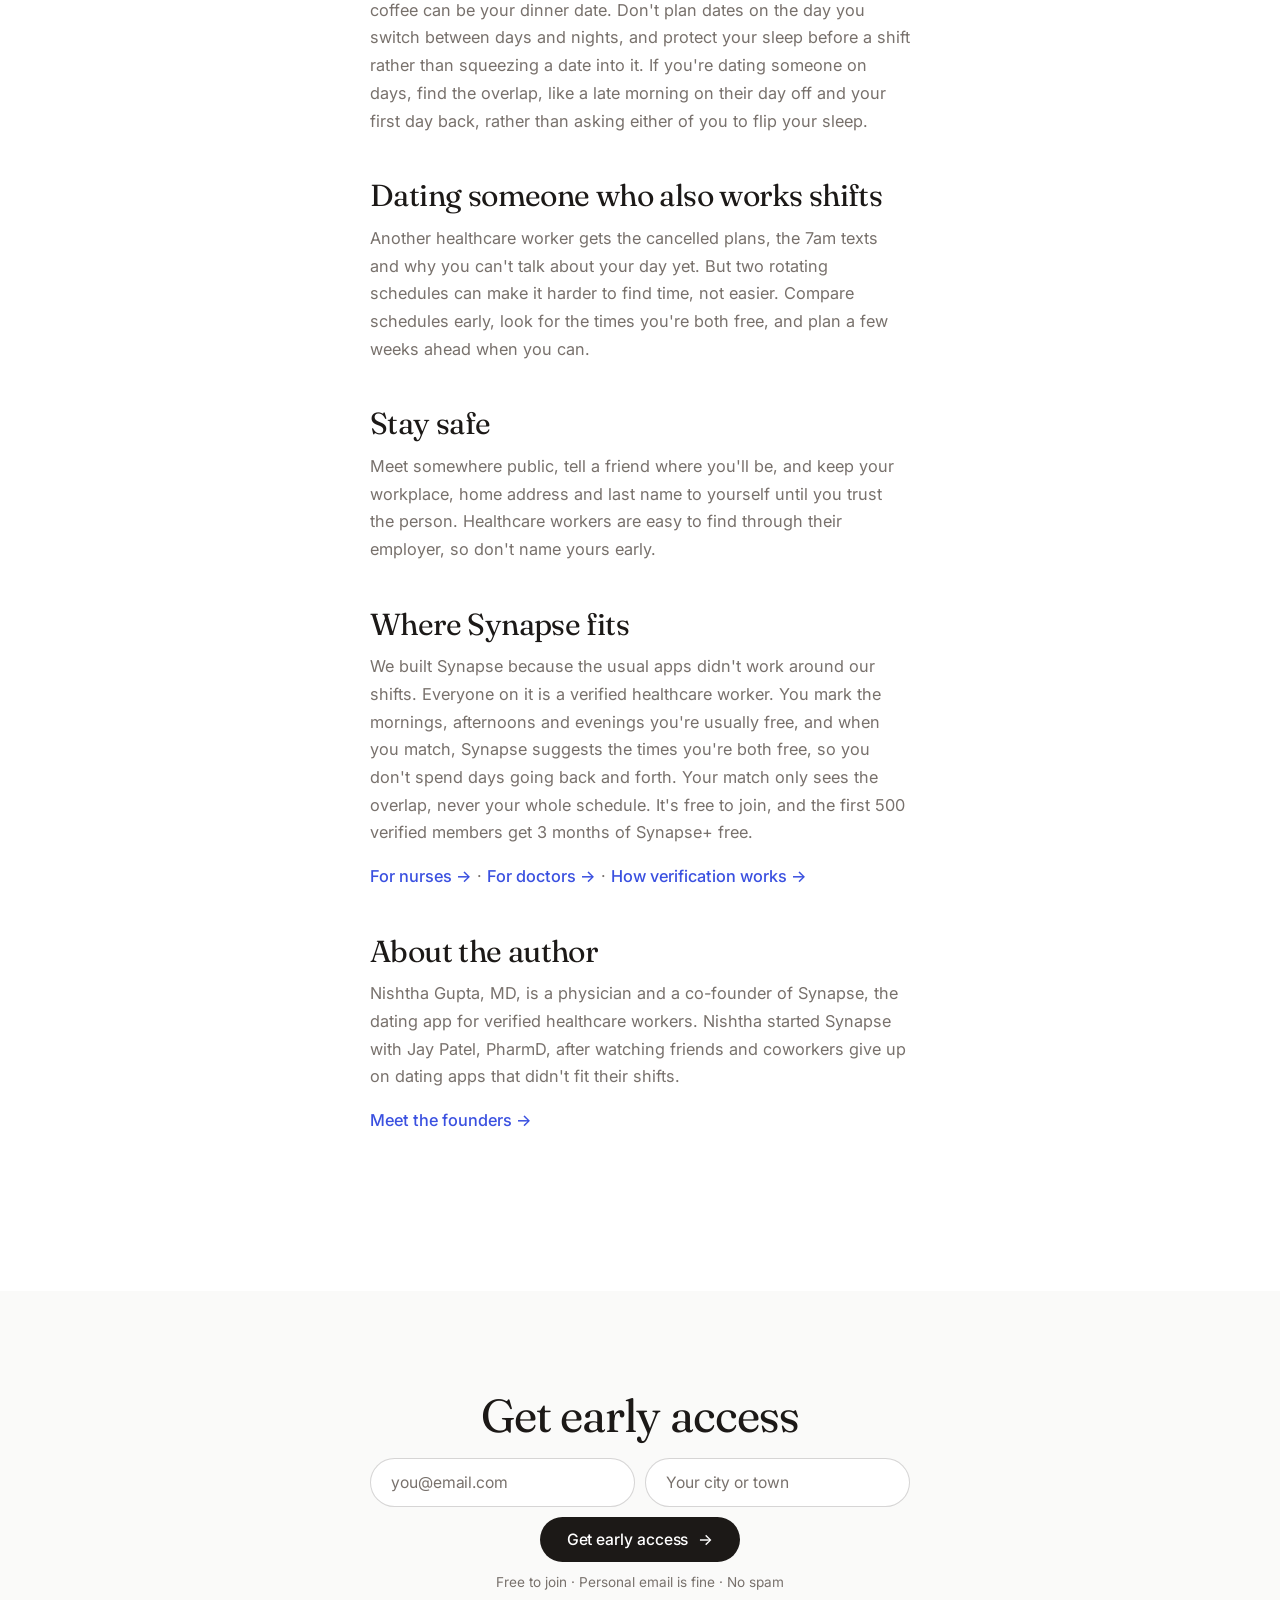
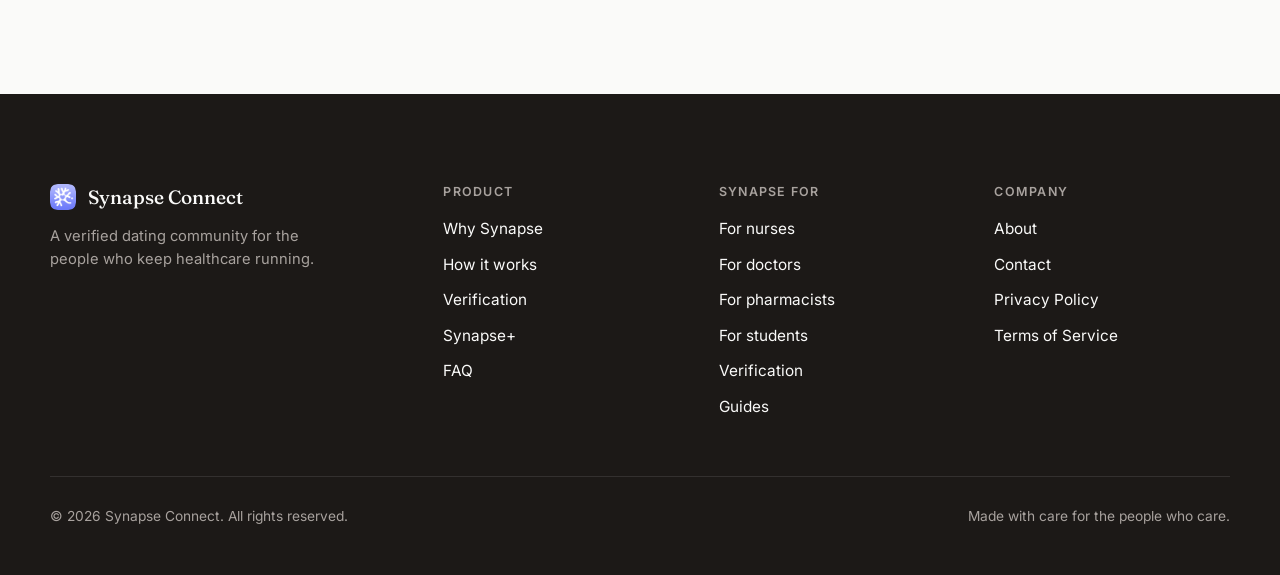
<file: guides/dating-with-12-hour-shifts/index.html>
<!DOCTYPE html>
<html lang="en">
<head>
  <meta charset="UTF-8" />
  <meta name="viewport" content="width=device-width, initial-scale=1.0" />
  <meta name="color-scheme" content="light dark" />
  <meta name="theme-color" content="#FAFAF9" media="(prefers-color-scheme: light)" />
  <meta name="theme-color" content="#1C1917" media="(prefers-color-scheme: dark)" />
  <script data-cfasync="false">(function(){try{var t=localStorage.getItem('synapse-theme');if(t==='light'||t==='dark'){var d=document.documentElement;d.setAttribute('data-theme',t);d.style.colorScheme=t}}catch(e){}})();</script>
  <meta name="description" content="Practical advice for dating around three 12s, nights and weekends: when to plan dates, what to say early, and how to keep things going when shifts change." />
  <title>How to Date When You Work 12-Hour Shifts | Synapse</title>
  <link rel="icon" type="image/png" sizes="32x32" href="/icons/favicon-32.png" />
  <link rel="apple-touch-icon" href="/icons/apple-touch-icon.png" />
  <link rel="canonical" href="https://synapsematches.com/guides/dating-with-12-hour-shifts/" />
  <meta property="og:title" content="How to Date When You Work 12-Hour Shifts | Synapse" />
  <meta property="og:description" content="Practical advice for dating around three 12s, nights and weekends: when to plan dates, what to say early, and how to keep things going when shifts change." />
  <meta property="og:image" content="https://synapsematches.com/ds/icons/og-share.png" />
  <meta property="og:image:width" content="1200" />
  <meta property="og:image:height" content="630" />
  <meta property="og:image:alt" content="Synapse share card: &quot;Dating, designed for your hours.&quot; beside the white neuron mark on a blue gradient" />
  <meta property="og:url" content="https://synapsematches.com/guides/dating-with-12-hour-shifts/" />
  <meta property="og:type" content="article" />
  <meta property="og:site_name" content="Synapse" />
  <meta name="twitter:card" content="summary_large_image" />
  <meta name="twitter:title" content="How to Date When You Work 12-Hour Shifts | Synapse" />
  <meta name="twitter:description" content="Practical advice for dating around three 12s, nights and weekends: when to plan dates, what to say early, and how to keep things going when shifts change." />
  <meta name="twitter:image" content="https://synapsematches.com/ds/icons/og-share.png" />
  <meta name="twitter:image:alt" content="Synapse share card: &quot;Dating, designed for your hours.&quot; beside the white neuron mark on a blue gradient" />
  <link rel="preconnect" href="https://fonts.googleapis.com" />
  <link rel="preconnect" href="https://fonts.gstatic.com" crossorigin />
  <!-- Load the Google Fonts CSS without blocking first paint; text shows in the fallback face until it arrives. -->
  <link rel="preload" as="style" href="https://fonts.googleapis.com/css2?family=Fraunces:opsz,wght@9..144,400;9..144,500&family=Inter:wght@400;500;600&display=swap" onload="this.onload=null;this.rel='stylesheet'" />
  <noscript><link rel="stylesheet" href="https://fonts.googleapis.com/css2?family=Fraunces:opsz,wght@9..144,400;9..144,500&family=Inter:wght@400;500;600&display=swap" /></noscript>
  <link rel="stylesheet" href="/ds/css/tokens.css?v=0.2.1" />
  <link rel="stylesheet" href="/style.css?v=2026-10-30b" />
  <script src="/theme.js?v=2026-10-30a" defer></script>
  <script type="application/ld+json">
  {
    "@context": "https://schema.org",
    "@graph": [
      {
        "@type": "Article",
        "headline": "How to date when you work 12-hour shifts",
        "description": "Practical advice for dating around three 12s, nights and weekends: when to plan dates, what to say early, and how to keep things going when shifts change.",
        "datePublished": "2026-10-28",
        "dateModified": "2026-10-29",
        "mainEntityOfPage": "https://synapsematches.com/guides/dating-with-12-hour-shifts/",
        "image": "https://synapsematches.com/ds/icons/og-share.png",
        "author": { "@type": "Person", "name": "Nishtha Gupta", "honorificSuffix": "MD", "jobTitle": "Co-founder", "url": "https://synapsematches.com/guides/dating-with-12-hour-shifts/#about-author" },
        "publisher": { "@id": "https://synapsematches.com/#org" }
      },
      {
        "@type": "BreadcrumbList",
        "itemListElement": [
          { "@type": "ListItem", "position": 1, "name": "Home", "item": "https://synapsematches.com/" },
          { "@type": "ListItem", "position": 2, "name": "How to date when you work 12-hour shifts", "item": "https://synapsematches.com/guides/dating-with-12-hour-shifts/" }
        ]
      }
    ]
  }
  </script>
</head>
<body>
  <!-- Cloudflare: show email addresses as plain text so crawlers and no-JS visitors can read them -->
  <!--email_off-->
  <header class="site-header">
    <nav class="nav" aria-label="Primary">
      <a href="/" class="brand">
        <img src="/icons/brand-64.png" alt="" class="brand-mark" aria-hidden="true" />
        <span>Synapse</span>
      </a>
      <ul class="nav-links">
        <li><a href="/#why">Why Synapse</a></li>
        <li><a href="/#how">How it works</a></li>
        <li><a href="/#trust">Verification</a></li>
        <li><a class="nav-cta" href="/#waitlist">Get early access</a></li>
        <li class="nav-theme" hidden>
          <button type="button" class="theme-toggle" aria-label="Dark theme" aria-pressed="false" title="Switch to dark theme">
            <svg class="icon-moon" viewBox="0 0 24 24" width="20" height="20" aria-hidden="true" focusable="false"><path d="M20.5 14.5A8.5 8.5 0 0 1 9.5 3.5a8.5 8.5 0 1 0 11 11z" fill="none" stroke="currentColor" stroke-width="1.8" stroke-linejoin="round"/></svg>
            <svg class="icon-sun" viewBox="0 0 24 24" width="20" height="20" aria-hidden="true" focusable="false"><circle cx="12" cy="12" r="4.2" fill="none" stroke="currentColor" stroke-width="1.8"/><path d="M12 2.5v2.2M12 19.3v2.2M2.5 12h2.2M19.3 12h2.2M5.3 5.3l1.6 1.6M17.1 17.1l1.6 1.6M5.3 18.7l1.6-1.6M17.1 6.9l1.6-1.6" stroke="currentColor" stroke-width="1.8" stroke-linecap="round"/></svg>
          </button>
        </li>
      </ul>
    </nav>
  </header>

  <main>

    <section class="section section-paper" aria-labelledby="guide-title">
      <article class="section-inner guide-body">
        <h1 id="guide-title">How to date when you work 12-hour shifts</h1>
        <p class="guide-byline">By <a href="#about-author">Nishtha Gupta, MD</a>, co-founder of Synapse · Updated <time datetime="2026-10-28">October 2026</time></p>
        <p>Dating advice usually assumes you're free on weekday evenings and weekends. With three 12s, rotating nights or weekend coverage, that's often not true. You're not too busy to date. You're free at different times, and you have to plan around them on purpose. Here's how.</p>

        <h2>Know when you're really free</h2>
        <p>Your days off aren't all equal. The day after a run of shifts is usually for recovery, not a first date. After nights, the "day off" is often half spent asleep. Before you plan anything, look at your next two weeks and mark the times you'll actually have energy: often the second day off, late mornings, or the afternoon before a stretch starts. Those are your dating windows.</p>

        <h2>Say it early, and give real times</h2>
        <p>"My schedule is crazy" ends conversations. Two specific options keep them going: "I'm off Thursday afternoon or Sunday morning. Does either work?" Mention shift work in your profile or in the first few messages, too. The right person will see it as part of you, not a problem.</p>

        <h2>Make first dates short and easy to get to</h2>
        <p>Coffee, a walk or an early lunch close to both of you beats a long dinner across town. A short first date is easier to fit between shifts, easier to move, and less of a loss if there's no spark. Meet halfway when you can.</p>

        <h2>Treat rescheduling as normal</h2>
        <p>Mandatory overtime, a sick call or a swapped shift will cancel plans sooner or later. When it happens, say so quickly and offer a new time in the same message: "Got pulled in for a shift. Could we do Saturday at 11 instead?" A cancellation with a new time keeps things going. One without a new time makes the other person wonder if you're still interested.</p>

        <h2>If you work nights</h2>
        <p>Your evening is someone else's morning. Breakfast or a late-morning coffee can be your dinner date. Don't plan dates on the day you switch between days and nights, and protect your sleep before a shift rather than squeezing a date into it. If you're dating someone on days, find the overlap, like a late morning on their day off and your first day back, rather than asking either of you to flip your sleep.</p>

        <h2>Dating someone who also works shifts</h2>
        <p>Another healthcare worker gets the cancelled plans, the 7am texts and why you can't talk about your day yet. But two rotating schedules can make it harder to find time, not easier. Compare schedules early, look for the times you're both free, and plan a few weeks ahead when you can.</p>

        <h2>Stay safe</h2>
        <p>Meet somewhere public, tell a friend where you'll be, and keep your workplace, home address and last name to yourself until you trust the person. Healthcare workers are easy to find through their employer, so don't name yours early.</p>

        <h2>Where Synapse fits</h2>
        <p>We built Synapse because the usual apps didn't work around our shifts. Everyone on it is a verified healthcare worker. You mark the mornings, afternoons and evenings you're usually free, and when you match, Synapse suggests the times you're both free, so you don't spend days going back and forth. Your match only sees the overlap, never your whole schedule. It's free to join, and the first 500 verified members get 3 months of Synapse+ free.</p>
        <p><a class="text-link" href="/nurses/">For nurses →</a> · <a class="text-link" href="/doctors/">For doctors →</a> · <a class="text-link" href="/verification/">How verification works →</a></p>

        <h2 id="about-author">About the author</h2>
        <p>Nishtha Gupta, MD, is a physician and a co-founder of Synapse, the dating app for verified healthcare workers. Nishtha started Synapse with Jay Patel, PharmD, after watching friends and coworkers give up on dating apps that didn't fit their shifts.</p>
        <p><a class="text-link" href="/#about">Meet the founders →</a></p>
      </article>
    </section>

    <section class="section section-cream cta-band" id="join" aria-labelledby="join-title">
      <div class="section-inner cta-band-inner">
        <h2 id="join-title">Get early access</h2>
        <div class="waitlist-block">
            <form class="waitlist-form" novalidate>
              <label class="sr-only" for="waitlist-email-g">Email address</label>
              <input
                id="waitlist-email-g"
                class="waitlist-input"
                type="email"
                name="email"
                placeholder="you@email.com"
                autocomplete="email"
                required
              />
              <div class="waitlist-place">
                <label class="sr-only" for="waitlist-place-g">City or town</label>
                <input
                  id="waitlist-place-g"
                  class="waitlist-input"
                  type="text"
                  name="place"
                  placeholder="Your city or town"
                  autocomplete="off"
                  role="combobox"
                  aria-autocomplete="list"
                  aria-expanded="false"
                  aria-controls="waitlist-place-list-g"
                  required
                />
                <ul id="waitlist-place-list-g" class="waitlist-place-list" role="listbox" aria-label="Cities and towns" hidden></ul>
              </div>
              <input
                class="waitlist-hp"
                type="text"
                name="company"
                tabindex="-1"
                autocomplete="off"
                aria-hidden="true"
              />
              <button class="btn btn-primary btn-arrow" type="submit">Get early access</button>
            </form>
            <p class="waitlist-status" role="status" aria-live="polite"></p>
            <p class="waitlist-note">Free to join · Personal email is fine · No spam</p>
          </div>
      </div>
    </section>
  </main>

  <footer class="site-footer">
    <div class="footer-inner">
      <div>
        <p class="footer-brand">
          <img src="/icons/brand-64.png" alt="" class="footer-mark" aria-hidden="true" />
          Synapse Connect
        </p>
        <p class="footer-tag">A verified dating community for the people who keep healthcare running.</p>
      </div>
      <div class="footer-col">
        <h4>Product</h4>
        <ul>
          <li><a href="/#why">Why Synapse</a></li>
          <li><a href="/#how">How it works</a></li>
          <li><a href="/#trust">Verification</a></li>
          <li><a href="/#plus">Synapse+</a></li>
          <li><a href="/#faq">FAQ</a></li>
        </ul>
      </div>
      <div class="footer-col">
        <h4>Synapse for</h4>
        <ul>
          <li><a href="/nurses/">For nurses</a></li>
          <li><a href="/doctors/">For doctors</a></li>
          <li><a href="/pharmacists/">For pharmacists</a></li>
          <li><a href="/healthcare-students/">For students</a></li>
          <li><a href="/verification/">Verification</a></li>
          <li><a href="/guides/dating-with-12-hour-shifts/">Guides</a></li>
        </ul>
      </div>
      <div class="footer-col">
        <h4>Company</h4>
        <ul>
          <li><a href="/#about">About</a></li>
          <li><a href="mailto:help@synapsematches.com">Contact</a></li>
          <li><a href="/privacy.html">Privacy Policy</a></li>
          <li><a href="/terms.html">Terms of Service</a></li>
        </ul>
      </div>
    </div>
    <div class="footer-bottom">
      <p>&copy; 2026 Synapse Connect. All rights reserved.</p>
      <p>Made with care for the people who care.</p>
    </div>
  </footer>

  <script src="/waitlist.js"></script>
<!-- Cloudflare Web Analytics --><script defer src="https://static.cloudflareinsights.com/beacon.min.js" data-cf-beacon='{"token": "bf261370e2ad4e2380d12c57f0178c21"}'></script><!-- End Cloudflare Web Analytics -->
<!--/email_off-->
</body>
</html>
</file>
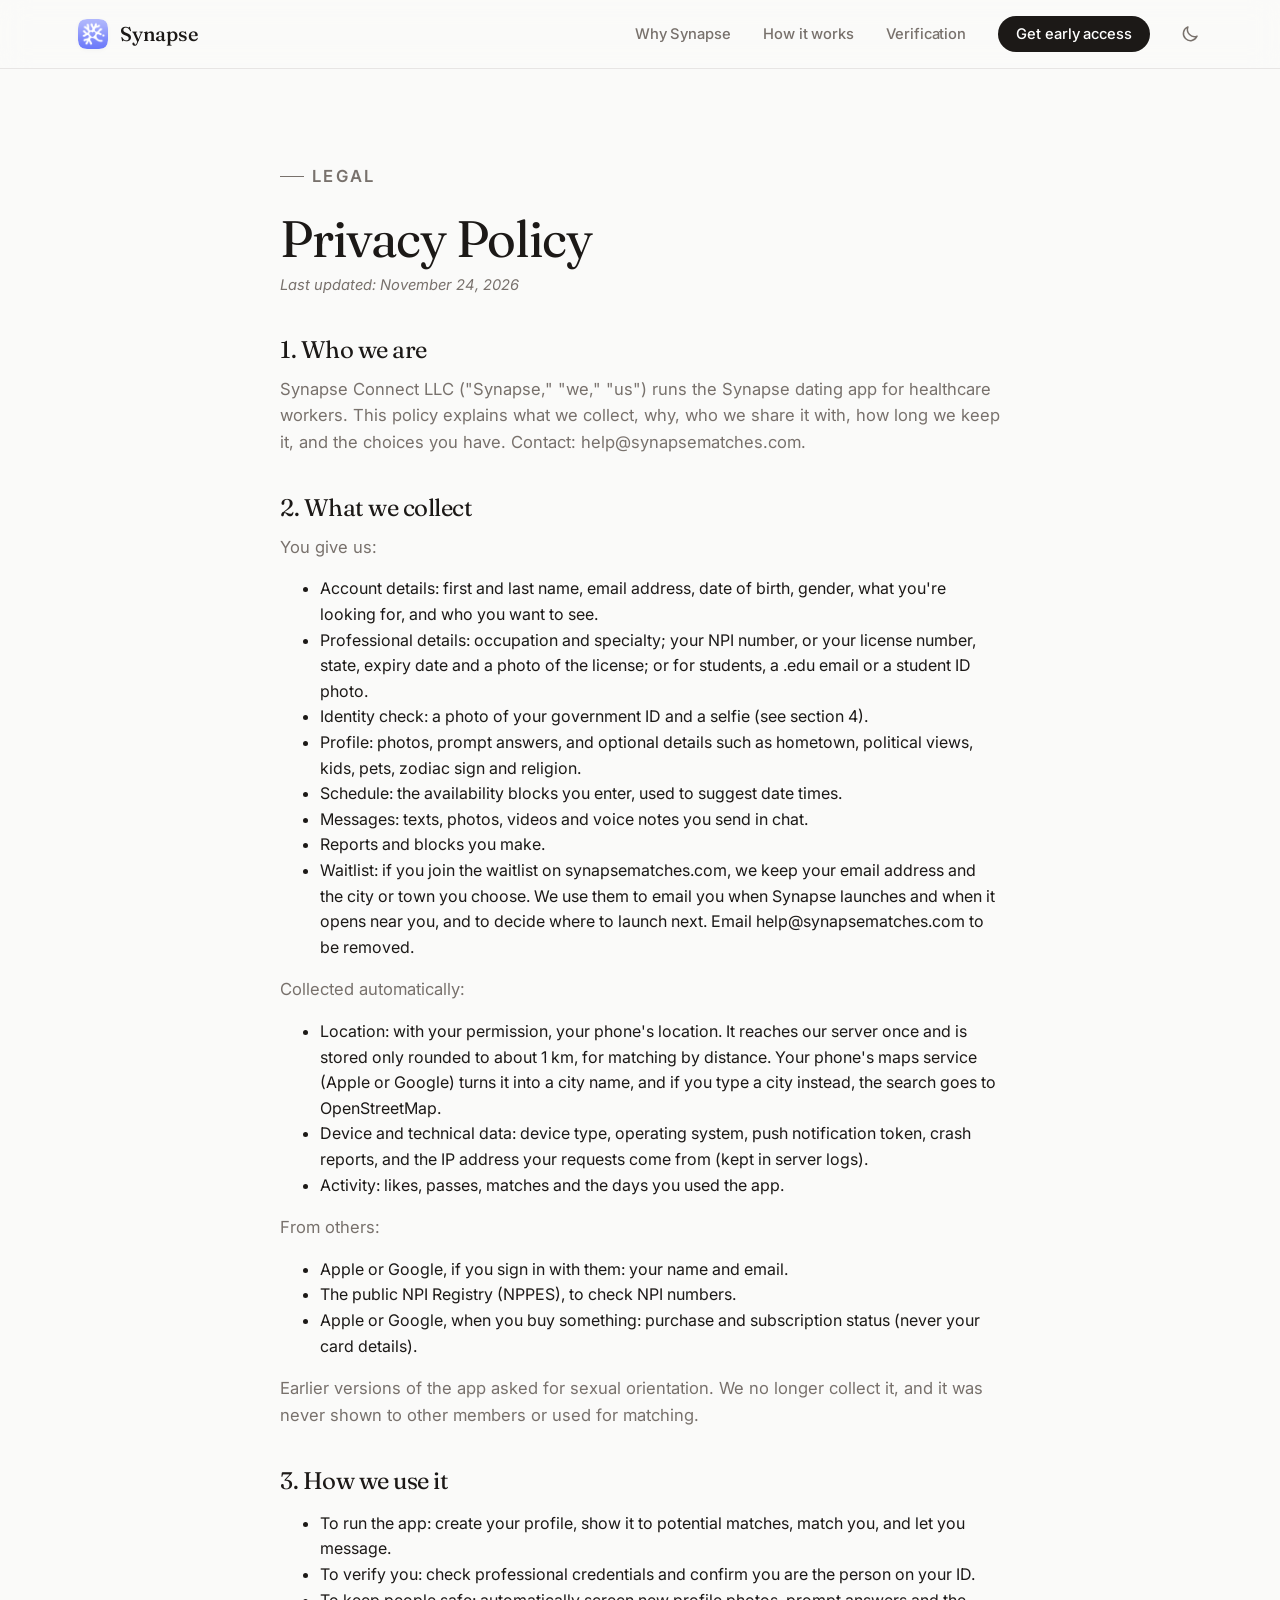
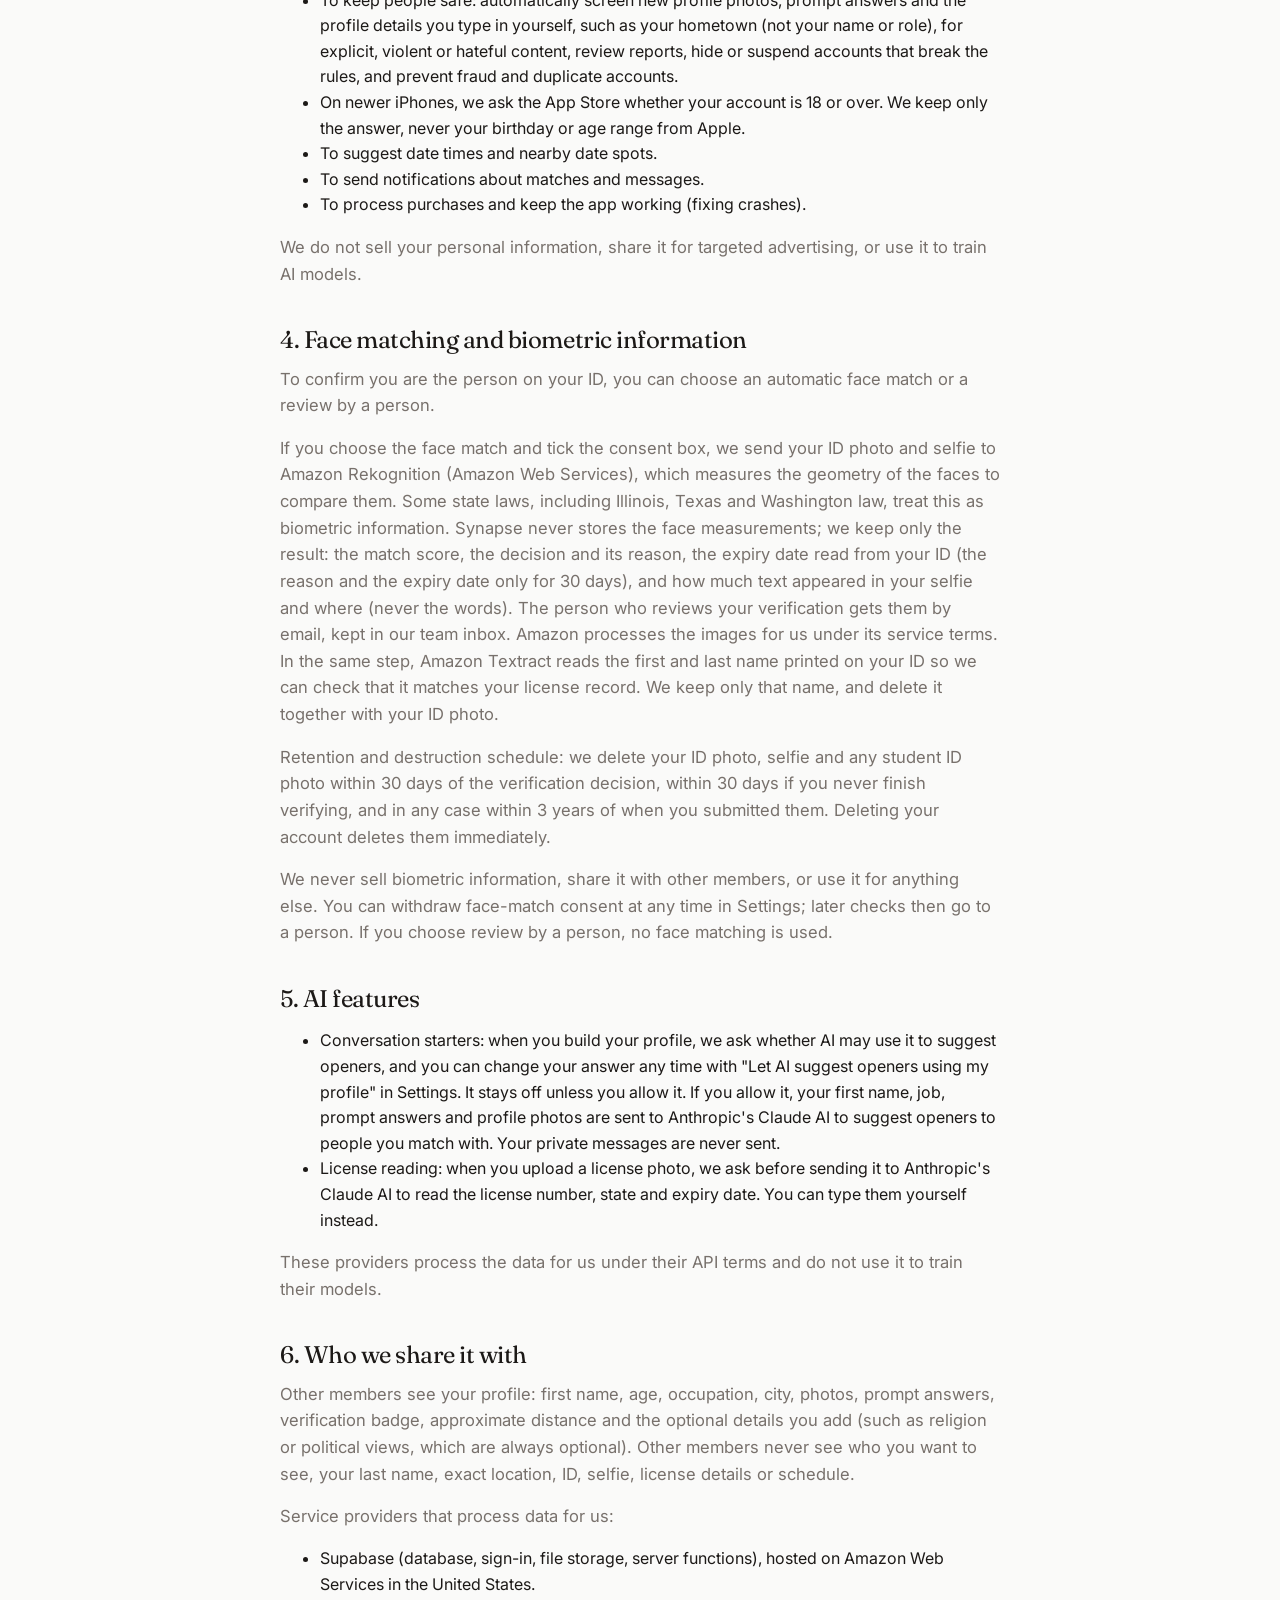
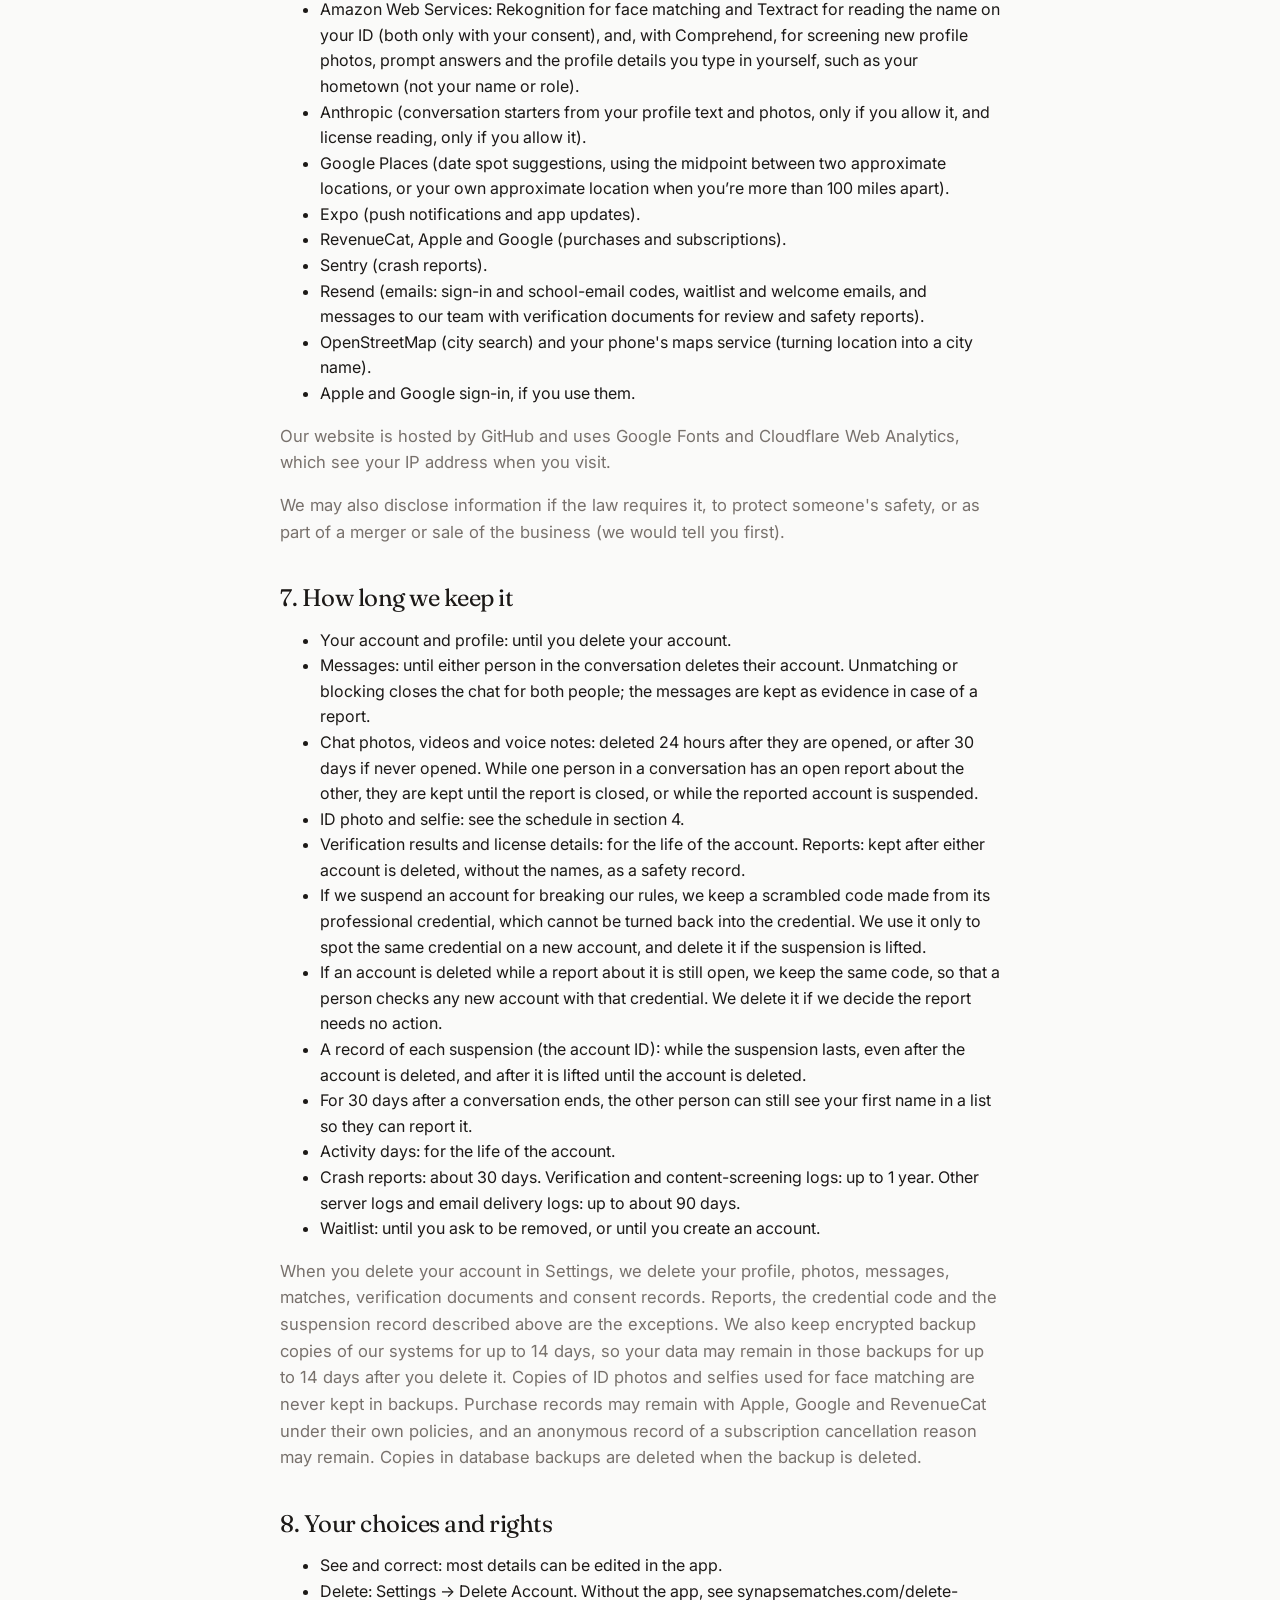
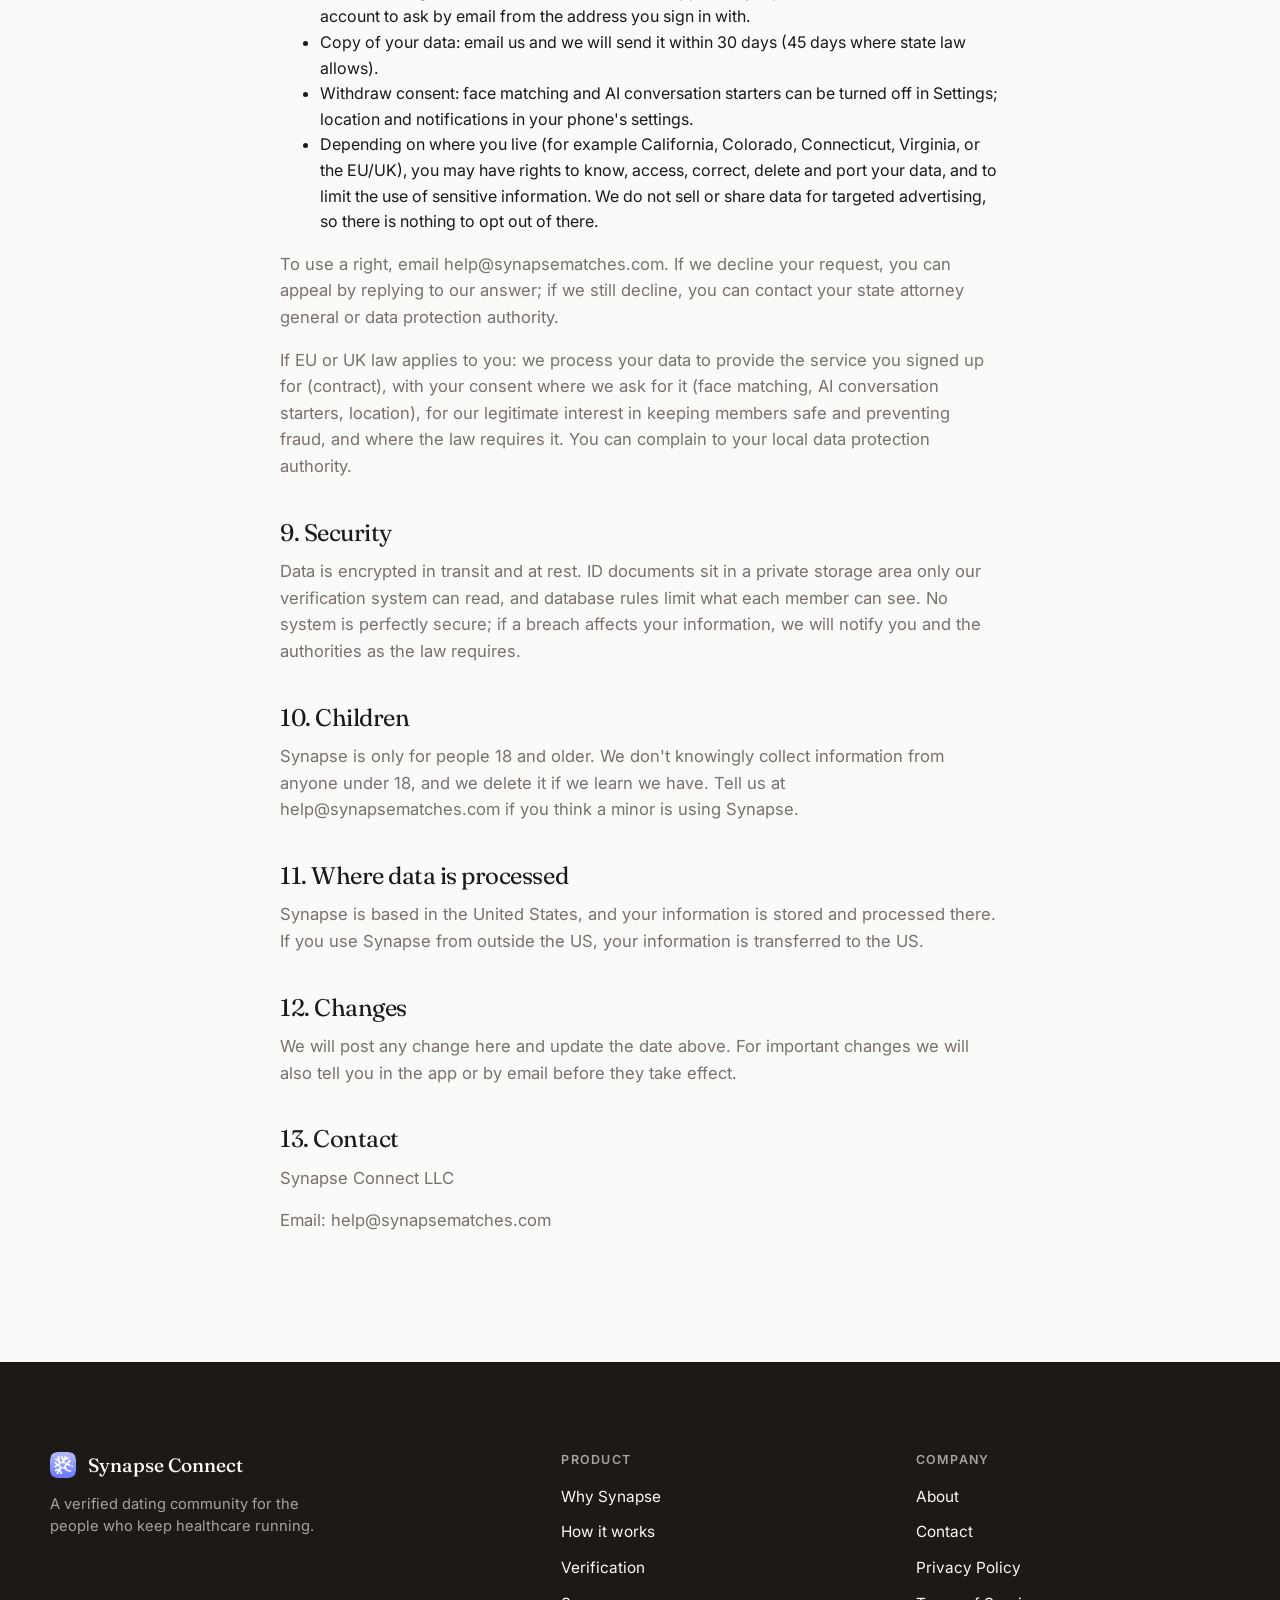
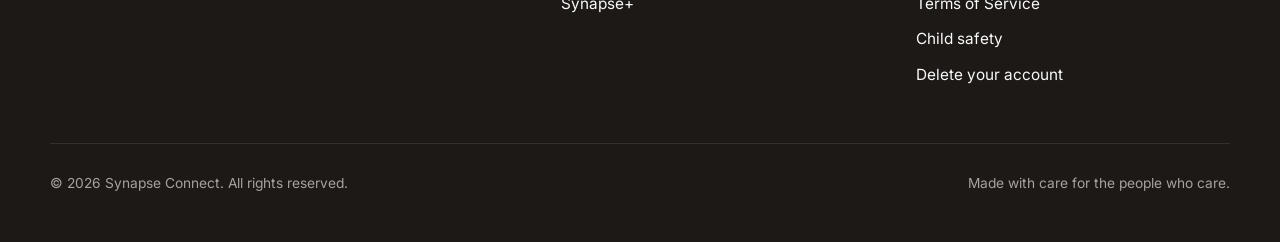
<file: privacy.html>
<!DOCTYPE html>
<html lang="en" class="legal-page">
<head>
  <meta charset="UTF-8" />
  <meta name="viewport" content="width=device-width, initial-scale=1.0" />
  <meta name="color-scheme" content="light dark" />
  <meta name="theme-color" content="#FAFAF9" media="(prefers-color-scheme: light)" />
  <meta name="theme-color" content="#1C1917" media="(prefers-color-scheme: dark)" />
  <script data-cfasync="false">(function(){try{var t=localStorage.getItem('synapse-theme');if(t==='light'||t==='dark'){var d=document.documentElement;d.setAttribute('data-theme',t);d.style.colorScheme=t}}catch(e){}})();</script>
  <meta name="description" content="How Synapse collects, uses, stores, and deletes your data, including verification documents." />
  <title>Privacy Policy — Synapse</title>
  <link rel="icon" type="image/png" sizes="32x32" href="icons/favicon-32.png" />
  <link rel="apple-touch-icon" href="icons/apple-touch-icon.png" />
  <link rel="canonical" href="https://synapsematches.com/privacy.html" />
  <link rel="preconnect" href="https://fonts.googleapis.com" />
  <link rel="preconnect" href="https://fonts.gstatic.com" crossorigin />
  <!-- Load the Google Fonts CSS without blocking first paint; text shows in the fallback face until it arrives. -->
  <link rel="preload" as="style" href="https://fonts.googleapis.com/css2?family=Fraunces:opsz,wght@9..144,400;9..144,500&family=Inter:wght@400;500;600&display=swap" onload="this.onload=null;this.rel='stylesheet'" />
  <noscript><link rel="stylesheet" href="https://fonts.googleapis.com/css2?family=Fraunces:opsz,wght@9..144,400;9..144,500&family=Inter:wght@400;500;600&display=swap" /></noscript>
  <link rel="stylesheet" href="/ds/css/tokens.css?v=0.2.1" />
  <link rel="stylesheet" href="style.css?v=2026-10-30b" />
  <script src="/theme.js?v=2026-10-30a" defer></script>
</head>
<body>
  <!-- Cloudflare: show email addresses as plain text so crawlers and no-JS visitors can read them -->
  <!--email_off-->
  <header class="site-header">
    <nav class="nav" aria-label="Primary">
      <a href="/" class="brand">
        <img src="icons/brand-64.png" alt="" class="brand-mark" aria-hidden="true" />
        <span>Synapse</span>
      </a>
      <ul class="nav-links">
        <li><a href="/#why">Why Synapse</a></li>
        <li><a href="/#how">How it works</a></li>
        <li><a href="/#trust">Verification</a></li>
        <li><a class="nav-cta" href="/#waitlist">Get early access</a></li>
        <li class="nav-theme" hidden>
          <button type="button" class="theme-toggle" aria-label="Dark theme" aria-pressed="false" title="Switch to dark theme">
            <svg class="icon-moon" viewBox="0 0 24 24" width="20" height="20" aria-hidden="true" focusable="false"><path d="M20.5 14.5A8.5 8.5 0 0 1 9.5 3.5a8.5 8.5 0 1 0 11 11z" fill="none" stroke="currentColor" stroke-width="1.8" stroke-linejoin="round"/></svg>
            <svg class="icon-sun" viewBox="0 0 24 24" width="20" height="20" aria-hidden="true" focusable="false"><circle cx="12" cy="12" r="4.2" fill="none" stroke="currentColor" stroke-width="1.8"/><path d="M12 2.5v2.2M12 19.3v2.2M2.5 12h2.2M19.3 12h2.2M5.3 5.3l1.6 1.6M17.1 17.1l1.6 1.6M5.3 18.7l1.6-1.6M17.1 6.9l1.6-1.6" stroke="currentColor" stroke-width="1.8" stroke-linecap="round"/></svg>
          </button>
        </li>
      </ul>
    </nav>
  </header>

  <main>
    <div class="section-inner section-prose">
      <p class="eyebrow">Legal</p>
      <h1>Privacy Policy</h1>
      <p class="legal-meta">Last updated: November 24, 2026</p>

      <h2>1. Who we are</h2>
      <p>Synapse Connect LLC (&quot;Synapse,&quot; &quot;we,&quot; &quot;us&quot;) runs the Synapse dating app for healthcare workers. This policy explains what we collect, why, who we share it with, how long we keep it, and the choices you have. Contact: help@synapsematches.com.</p>

      <h2>2. What we collect</h2>
      <p>You give us:</p>
      <ul>
        <li>Account details: first and last name, email address, date of birth, gender, what you&#x27;re looking for, and who you want to see.</li>
        <li>Professional details: occupation and specialty; your NPI number, or your license number, state, expiry date and a photo of the license; or for students, a .edu email or a student ID photo.</li>
        <li>Identity check: a photo of your government ID and a selfie (see section 4).</li>
        <li>Profile: photos, prompt answers, and optional details such as hometown, political views, kids, pets, zodiac sign and religion.</li>
        <li>Schedule: the availability blocks you enter, used to suggest date times.</li>
        <li>Messages: texts, photos, videos and voice notes you send in chat.</li>
        <li>Reports and blocks you make.</li>
        <li>Waitlist: if you join the waitlist on synapsematches.com, we keep your email address and the city or town you choose. We use them to email you when Synapse launches and when it opens near you, and to decide where to launch next. Email help@synapsematches.com to be removed.</li>
      </ul>
      <p>Collected automatically:</p>
      <ul>
        <li>Location: with your permission, your phone&#x27;s location. It reaches our server once and is stored only rounded to about 1 km, for matching by distance. Your phone&#x27;s maps service (Apple or Google) turns it into a city name, and if you type a city instead, the search goes to OpenStreetMap.</li>
        <li>Device and technical data: device type, operating system, push notification token, crash reports, and the IP address your requests come from (kept in server logs).</li>
        <li>Activity: likes, passes, matches and the days you used the app.</li>
      </ul>
      <p>From others:</p>
      <ul>
        <li>Apple or Google, if you sign in with them: your name and email.</li>
        <li>The public NPI Registry (NPPES), to check NPI numbers.</li>
        <li>Apple or Google, when you buy something: purchase and subscription status (never your card details).</li>
      </ul>
      <p>Earlier versions of the app asked for sexual orientation. We no longer collect it, and it was never shown to other members or used for matching.</p>

      <h2>3. How we use it</h2>
      <ul>
        <li>To run the app: create your profile, show it to potential matches, match you, and let you message.</li>
        <li>To verify you: check professional credentials and confirm you are the person on your ID.</li>
        <li>To keep people safe: automatically screen new profile photos, prompt answers and the profile details you type in yourself, such as your hometown (not your name or role), for explicit, violent or hateful content, review reports, hide or suspend accounts that break the rules, and prevent fraud and duplicate accounts.</li>
        <li>On newer iPhones, we ask the App Store whether your account is 18 or over. We keep only the answer, never your birthday or age range from Apple.</li>
        <li>To suggest date times and nearby date spots.</li>
        <li>To send notifications about matches and messages.</li>
        <li>To process purchases and keep the app working (fixing crashes).</li>
      </ul>
      <p>We do not sell your personal information, share it for targeted advertising, or use it to train AI models.</p>

      <h2>4. Face matching and biometric information</h2>
      <p>To confirm you are the person on your ID, you can choose an automatic face match or a review by a person.</p>
      <p>If you choose the face match and tick the consent box, we send your ID photo and selfie to Amazon Rekognition (Amazon Web Services), which measures the geometry of the faces to compare them. Some state laws, including Illinois, Texas and Washington law, treat this as biometric information. Synapse never stores the face measurements; we keep only the result: the match score, the decision and its reason, the expiry date read from your ID (the reason and the expiry date only for 30 days), and how much text appeared in your selfie and where (never the words). The person who reviews your verification gets them by email, kept in our team inbox. Amazon processes the images for us under its service terms. In the same step, Amazon Textract reads the first and last name printed on your ID so we can check that it matches your license record. We keep only that name, and delete it together with your ID photo.</p>
      <p>Retention and destruction schedule: we delete your ID photo, selfie and any student ID photo within 30 days of the verification decision, within 30 days if you never finish verifying, and in any case within 3 years of when you submitted them. Deleting your account deletes them immediately.</p>
      <p>We never sell biometric information, share it with other members, or use it for anything else. You can withdraw face-match consent at any time in Settings; later checks then go to a person. If you choose review by a person, no face matching is used.</p>

      <h2>5. AI features</h2>
      <ul>
        <li>Conversation starters: when you build your profile, we ask whether AI may use it to suggest openers, and you can change your answer any time with &quot;Let AI suggest openers using my profile&quot; in Settings. It stays off unless you allow it. If you allow it, your first name, job, prompt answers and profile photos are sent to Anthropic&#x27;s Claude AI to suggest openers to people you match with. Your private messages are never sent.</li>
        <li>License reading: when you upload a license photo, we ask before sending it to Anthropic&#x27;s Claude AI to read the license number, state and expiry date. You can type them yourself instead.</li>
      </ul>
      <p>These providers process the data for us under their API terms and do not use it to train their models.</p>

      <h2>6. Who we share it with</h2>
      <p>Other members see your profile: first name, age, occupation, city, photos, prompt answers, verification badge, approximate distance and the optional details you add (such as religion or political views, which are always optional). Other members never see who you want to see, your last name, exact location, ID, selfie, license details or schedule.</p>
      <p>Service providers that process data for us:</p>
      <ul>
        <li>Supabase (database, sign-in, file storage, server functions), hosted on Amazon Web Services in the United States.</li>
        <li>Amazon Web Services: Rekognition for face matching and Textract for reading the name on your ID (both only with your consent), and, with Comprehend, for screening new profile photos, prompt answers and the profile details you type in yourself, such as your hometown (not your name or role).</li>
        <li>Anthropic (conversation starters from your profile text and photos, only if you allow it, and license reading, only if you allow it).</li>
        <li>Google Places (date spot suggestions, using the midpoint between two approximate locations, or your own approximate location when you&rsquo;re more than 100 miles apart).</li>
        <li>Expo (push notifications and app updates).</li>
        <li>RevenueCat, Apple and Google (purchases and subscriptions).</li>
        <li>Sentry (crash reports).</li>
        <li>Resend (emails: sign-in and school-email codes, waitlist and welcome emails, and messages to our team with verification documents for review and safety reports).</li>
        <li>OpenStreetMap (city search) and your phone&#x27;s maps service (turning location into a city name).</li>
        <li>Apple and Google sign-in, if you use them.</li>
      </ul>
      <p>Our website is hosted by GitHub and uses Google Fonts and Cloudflare Web Analytics, which see your IP address when you visit.</p>
      <p>We may also disclose information if the law requires it, to protect someone&#x27;s safety, or as part of a merger or sale of the business (we would tell you first).</p>

      <h2>7. How long we keep it</h2>
      <ul>
        <li>Your account and profile: until you delete your account.</li>
        <li>Messages: until either person in the conversation deletes their account. Unmatching or blocking closes the chat for both people; the messages are kept as evidence in case of a report.</li>
        <li>Chat photos, videos and voice notes: deleted 24 hours after they are opened, or after 30 days if never opened. While one person in a conversation has an open report about the other, they are kept until the report is closed, or while the reported account is suspended.</li>
        <li>ID photo and selfie: see the schedule in section 4.</li>
        <li>Verification results and license details: for the life of the account. Reports: kept after either account is deleted, without the names, as a safety record.</li>
        <li>If we suspend an account for breaking our rules, we keep a scrambled code made from its professional credential, which cannot be turned back into the credential. We use it only to spot the same credential on a new account, and delete it if the suspension is lifted.</li>
        <li>If an account is deleted while a report about it is still open, we keep the same code, so that a person checks any new account with that credential. We delete it if we decide the report needs no action.</li>
        <li>A record of each suspension (the account ID): while the suspension lasts, even after the account is deleted, and after it is lifted until the account is deleted.</li>
        <li>For 30 days after a conversation ends, the other person can still see your first name in a list so they can report it.</li>
        <li>Activity days: for the life of the account.</li>
        <li>Crash reports: about 30 days. Verification and content-screening logs: up to 1 year. Other server logs and email delivery logs: up to about 90 days.</li>
        <li>Waitlist: until you ask to be removed, or until you create an account.</li>
      </ul>
      <p>When you delete your account in Settings, we delete your profile, photos, messages, matches, verification documents and consent records. Reports, the credential code and the suspension record described above are the exceptions. We also keep encrypted backup copies of our systems for up to 14 days, so your data may remain in those backups for up to 14 days after you delete it. Copies of ID photos and selfies used for face matching are never kept in backups. Purchase records may remain with Apple, Google and RevenueCat under their own policies, and an anonymous record of a subscription cancellation reason may remain. Copies in database backups are deleted when the backup is deleted.</p>

      <h2>8. Your choices and rights</h2>
      <ul>
        <li>See and correct: most details can be edited in the app.</li>
        <li>Delete: Settings → Delete Account. Without the app, see <a href="/delete-account/">synapsematches.com/delete-account</a> to ask by email from the address you sign in with.</li>
        <li>Copy of your data: email us and we will send it within 30 days (45 days where state law allows).</li>
        <li>Withdraw consent: face matching and AI conversation starters can be turned off in Settings; location and notifications in your phone&#x27;s settings.</li>
        <li>Depending on where you live (for example California, Colorado, Connecticut, Virginia, or the EU/UK), you may have rights to know, access, correct, delete and port your data, and to limit the use of sensitive information. We do not sell or share data for targeted advertising, so there is nothing to opt out of there.</li>
      </ul>
      <p>To use a right, email help@synapsematches.com. If we decline your request, you can appeal by replying to our answer; if we still decline, you can contact your state attorney general or data protection authority.</p>
      <p>If EU or UK law applies to you: we process your data to provide the service you signed up for (contract), with your consent where we ask for it (face matching, AI conversation starters, location), for our legitimate interest in keeping members safe and preventing fraud, and where the law requires it. You can complain to your local data protection authority.</p>

      <h2>9. Security</h2>
      <p>Data is encrypted in transit and at rest. ID documents sit in a private storage area only our verification system can read, and database rules limit what each member can see. No system is perfectly secure; if a breach affects your information, we will notify you and the authorities as the law requires.</p>

      <h2>10. Children</h2>
      <p>Synapse is only for people 18 and older. We don&#x27;t knowingly collect information from anyone under 18, and we delete it if we learn we have. Tell us at help@synapsematches.com if you think a minor is using Synapse.</p>

      <h2>11. Where data is processed</h2>
      <p>Synapse is based in the United States, and your information is stored and processed there. If you use Synapse from outside the US, your information is transferred to the US.</p>

      <h2>12. Changes</h2>
      <p>We will post any change here and update the date above. For important changes we will also tell you in the app or by email before they take effect.</p>

      <h2>13. Contact</h2>
      <p>Synapse Connect LLC</p>
      <p>Email: help@synapsematches.com</p>
    </div>
  </main>

  <footer class="site-footer">
    <div class="footer-inner">
      <div>
        <p class="footer-brand">
          <img src="icons/brand-64.png" alt="" class="footer-mark" aria-hidden="true" />
          Synapse Connect
        </p>
        <p class="footer-tag">A verified dating community for the people who keep healthcare running.</p>
      </div>
      <div class="footer-col">
        <h4>Product</h4>
        <ul>
          <li><a href="/#why">Why Synapse</a></li>
          <li><a href="/#how">How it works</a></li>
          <li><a href="/#trust">Verification</a></li>
          <li><a href="/#plus">Synapse+</a></li>
        </ul>
      </div>
      <div class="footer-col">
        <h4>Company</h4>
        <ul>
          <li><a href="/#about">About</a></li>
          <li><a href="mailto:help@synapsematches.com">Contact</a></li>
          <li><a href="privacy.html">Privacy Policy</a></li>
          <li><a href="terms.html">Terms of Service</a></li>
          <li><a href="/child-safety/">Child safety</a></li>
          <li><a href="/delete-account/">Delete your account</a></li>
        </ul>
      </div>
    </div>
    <div class="footer-bottom">
      <p>&copy; 2026 Synapse Connect. All rights reserved.</p>
      <p>Made with care for the people who care.</p>
    </div>
  </footer>
<!-- Cloudflare Web Analytics --><script defer src="https://static.cloudflareinsights.com/beacon.min.js" data-cf-beacon='{"token": "bf261370e2ad4e2380d12c57f0178c21"}'></script><!-- End Cloudflare Web Analytics -->
<!--/email_off-->
</body>
</html>
</file>
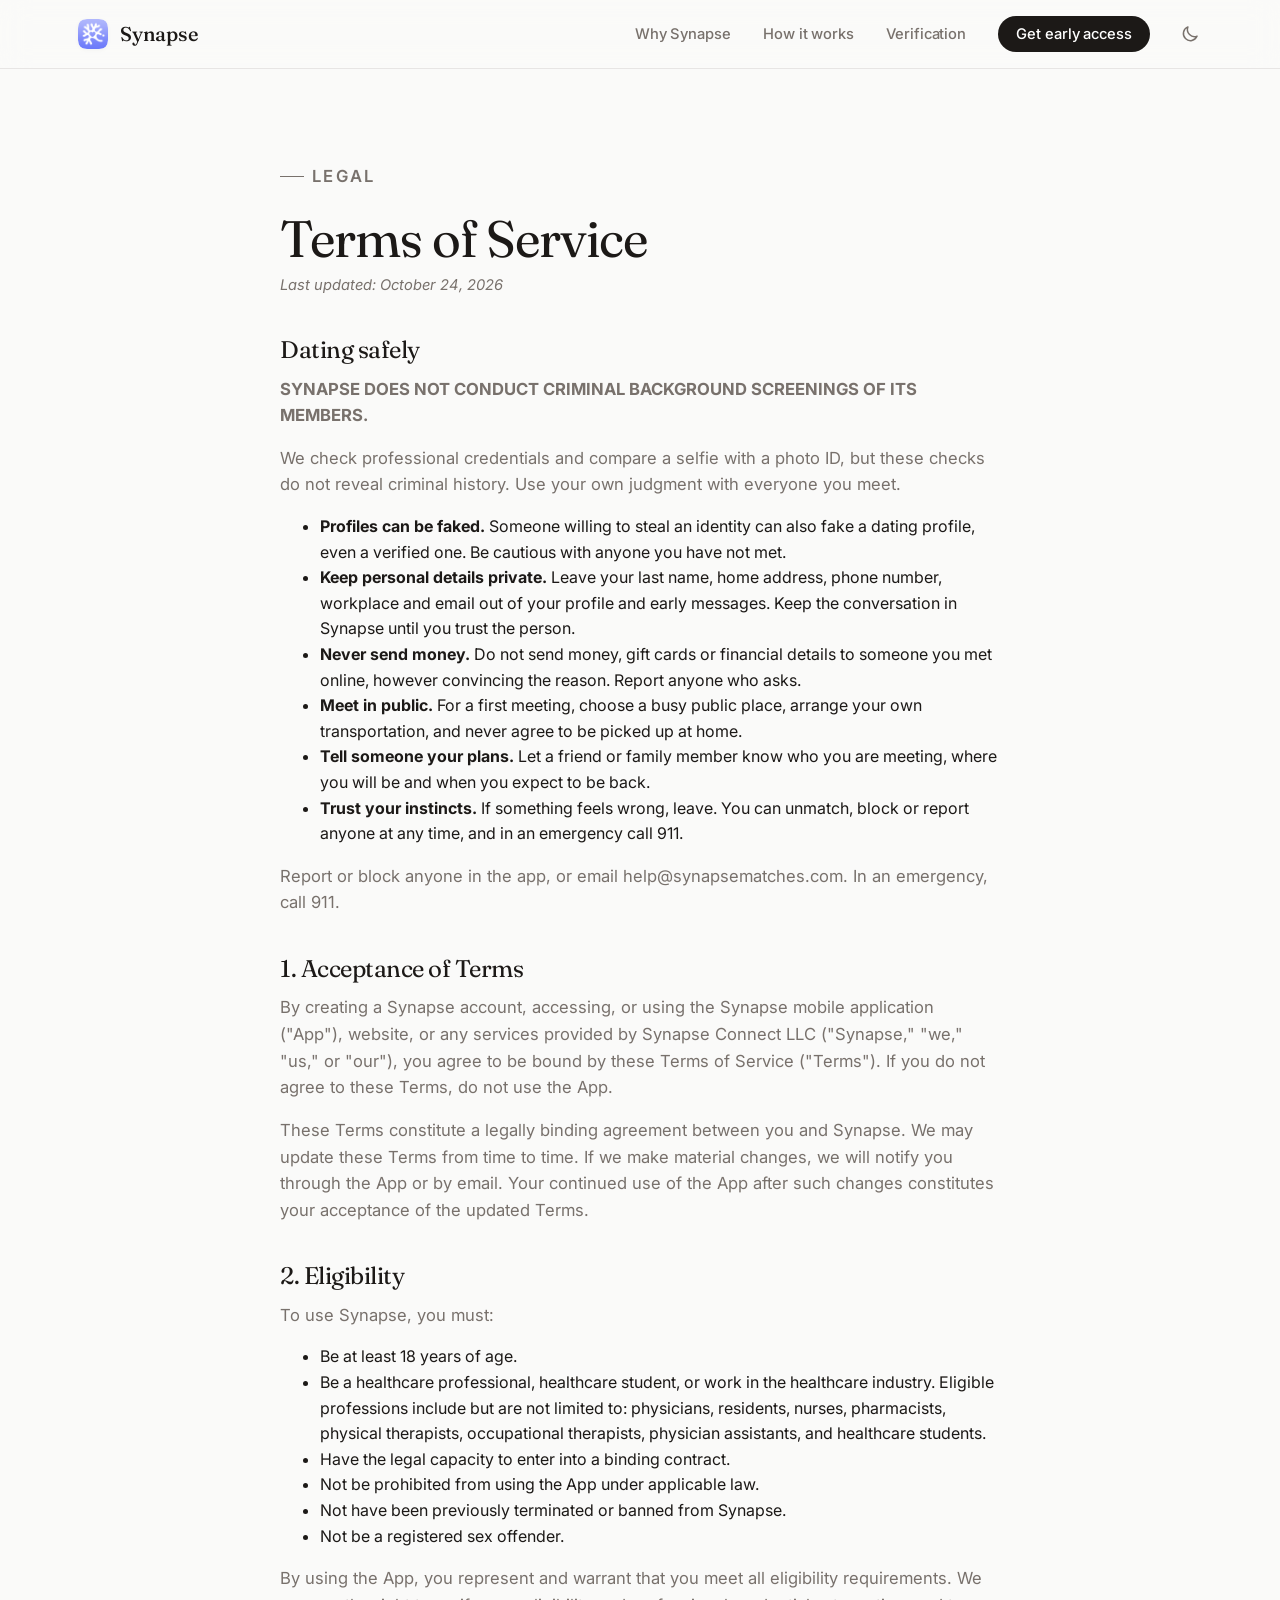
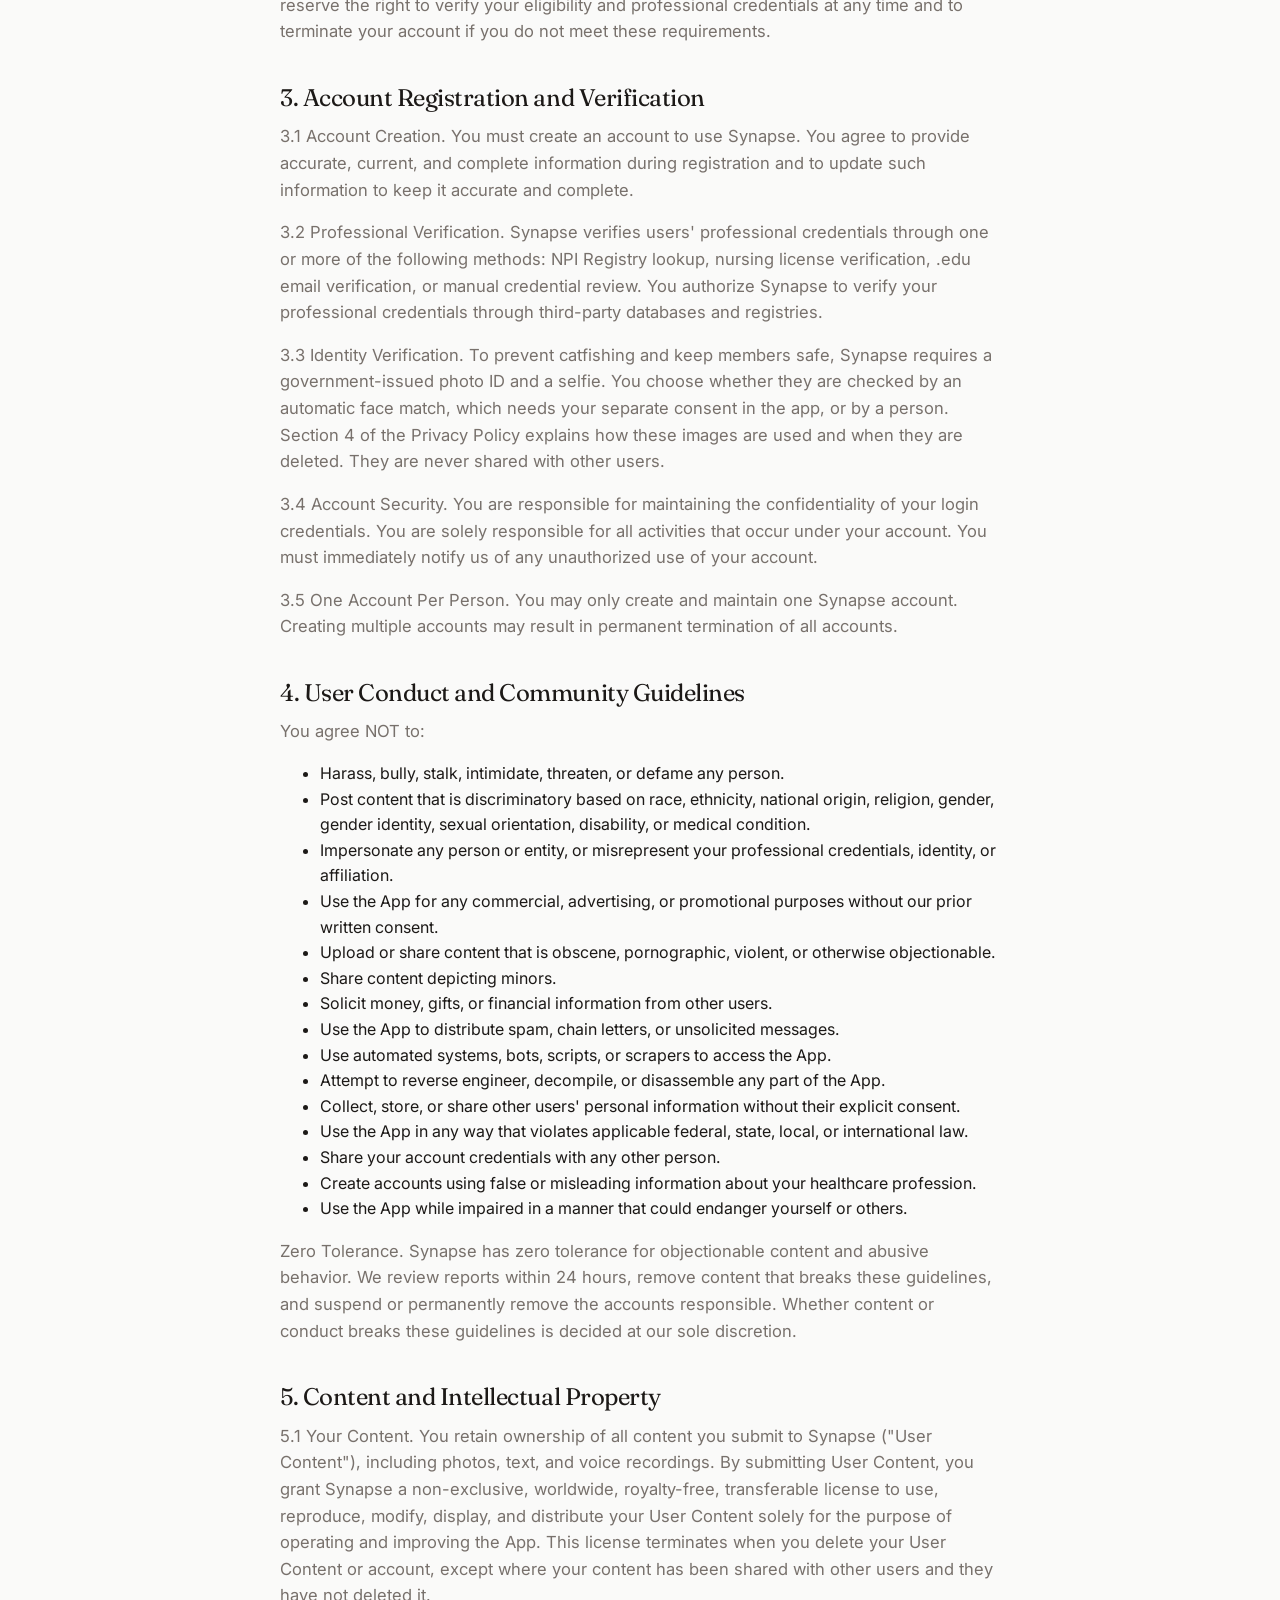
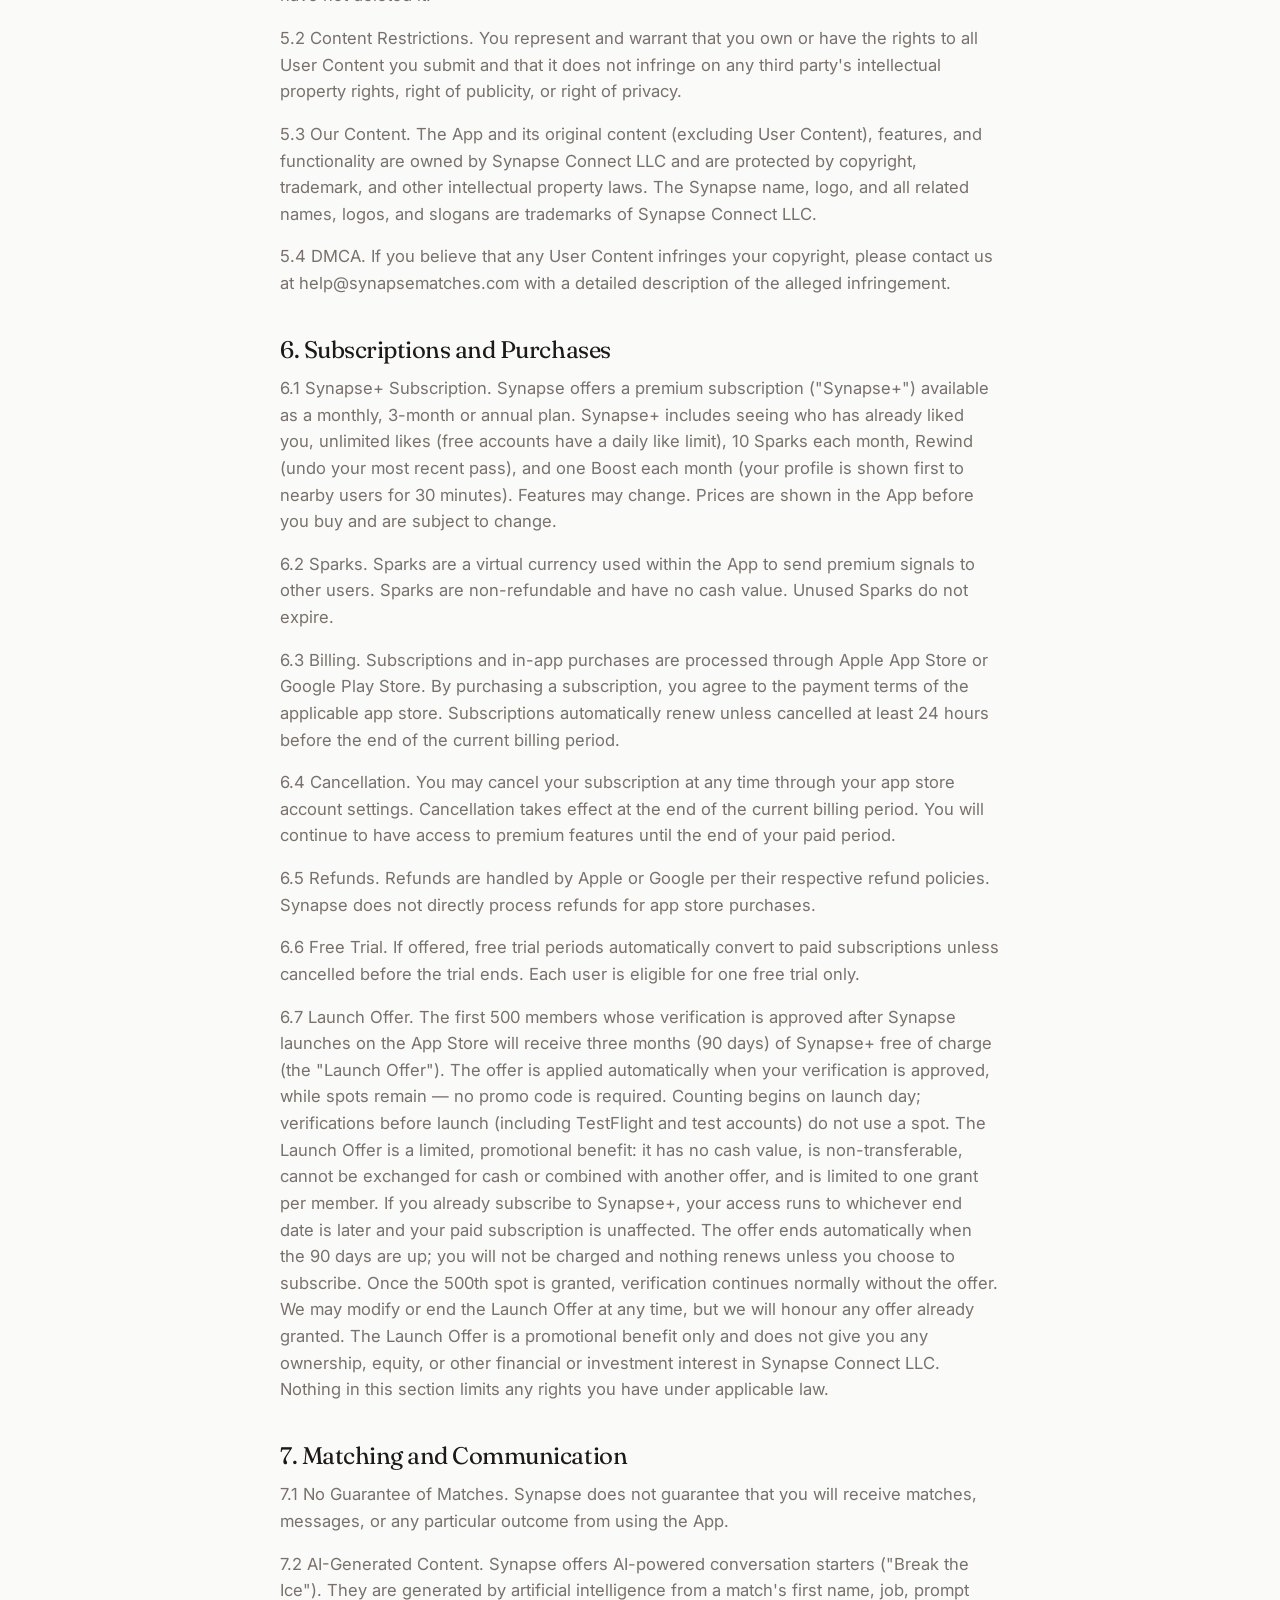
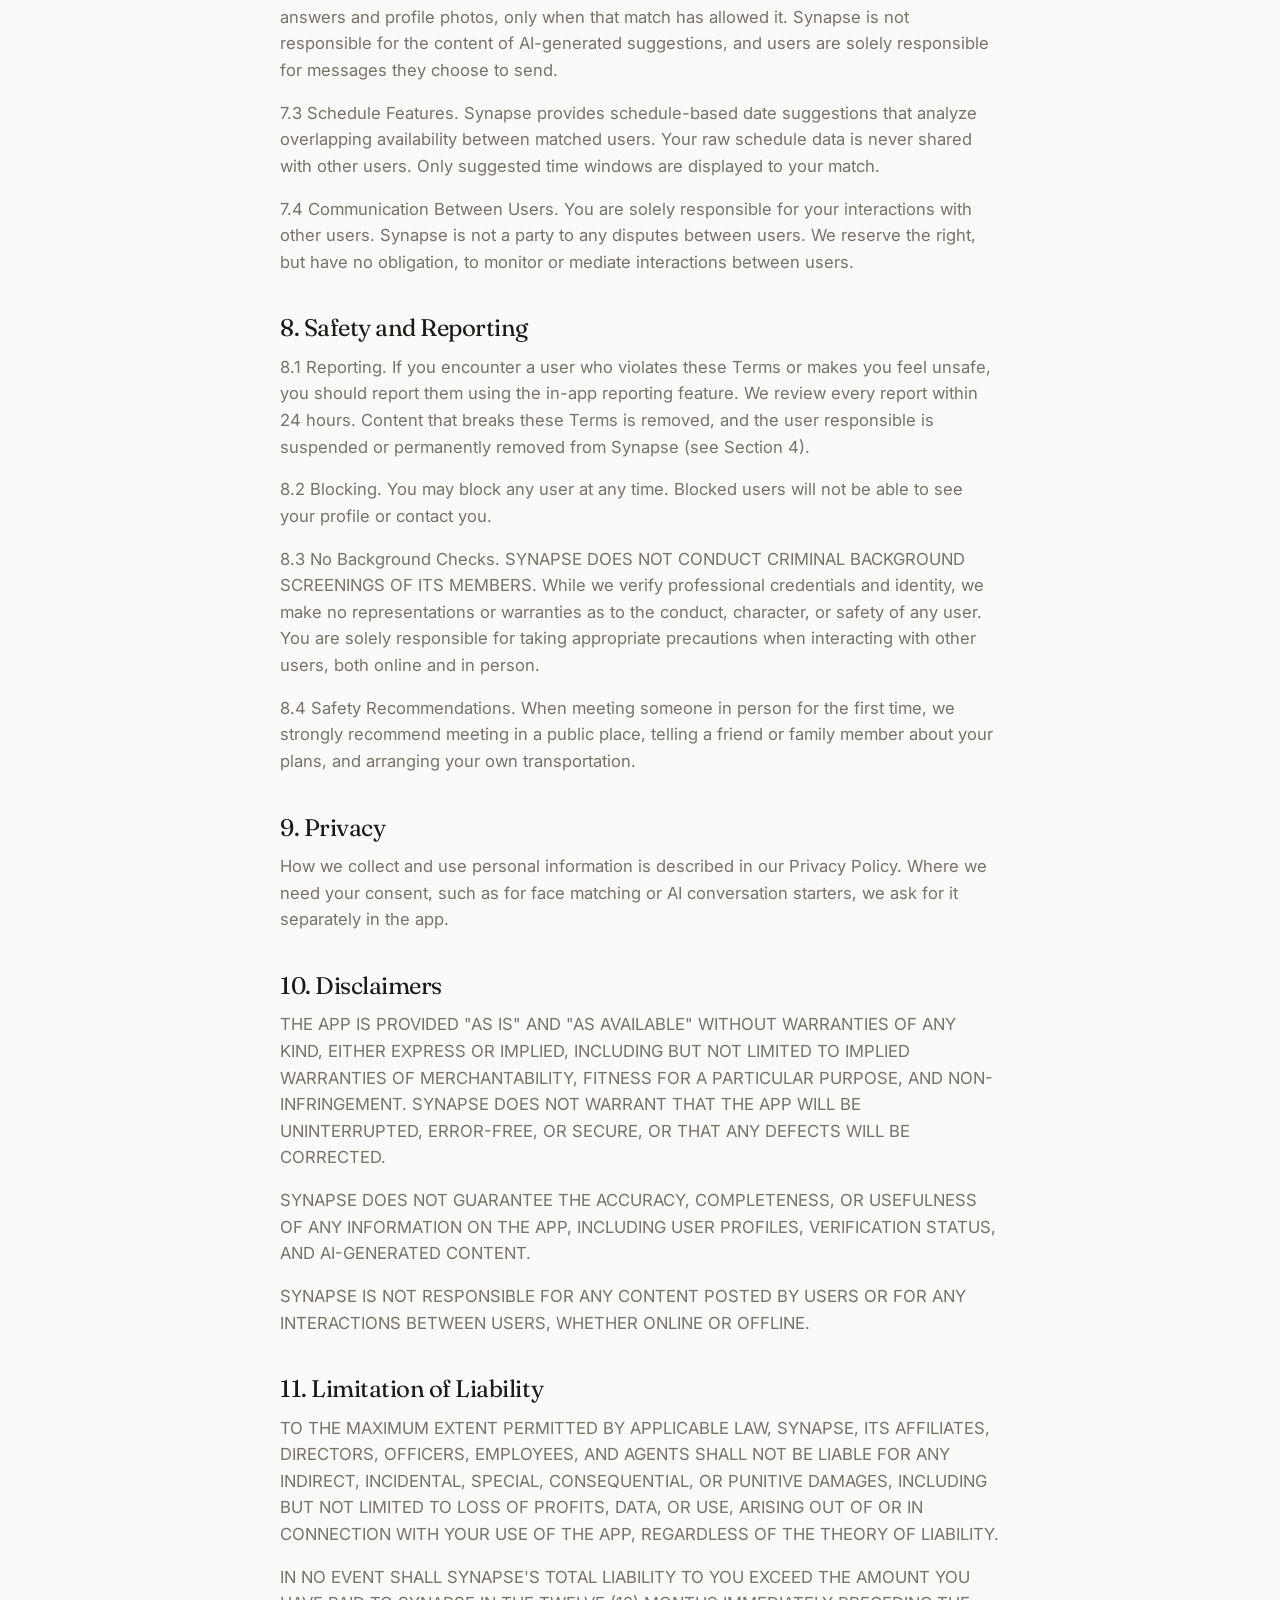
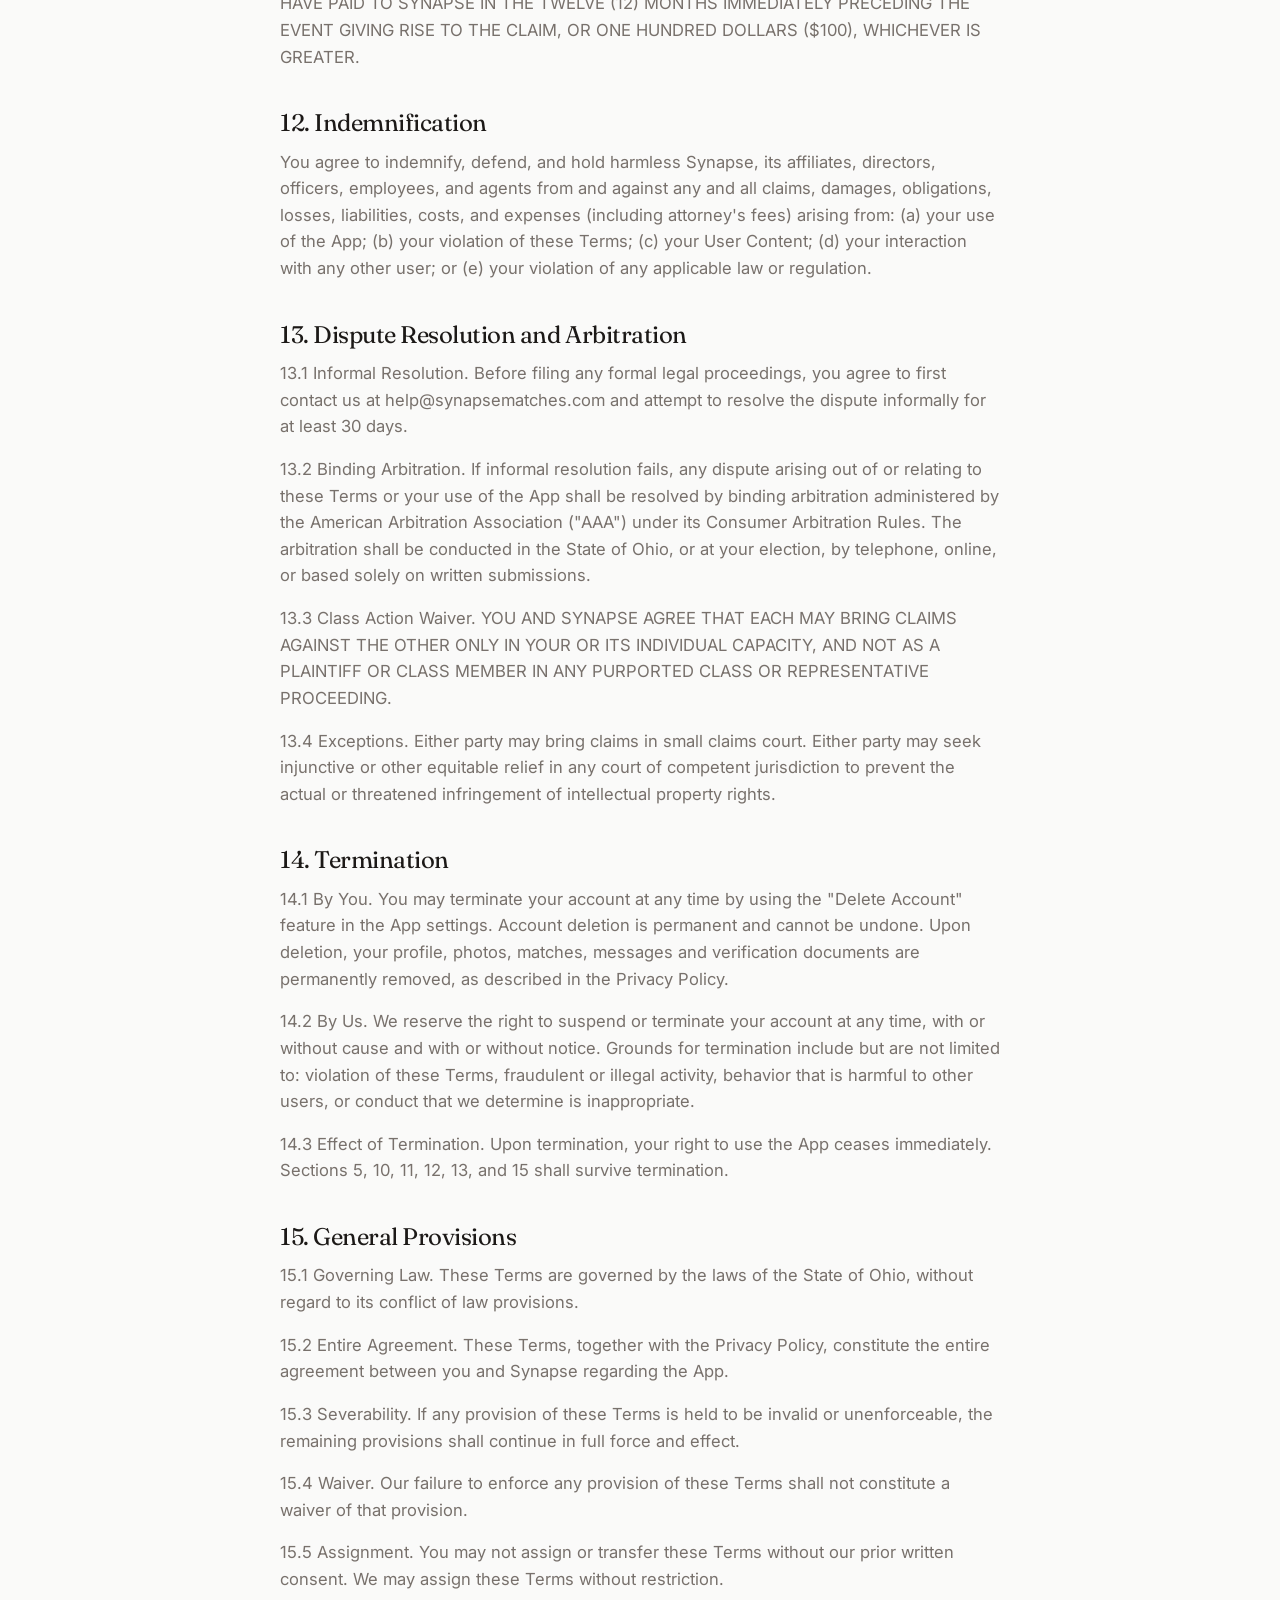
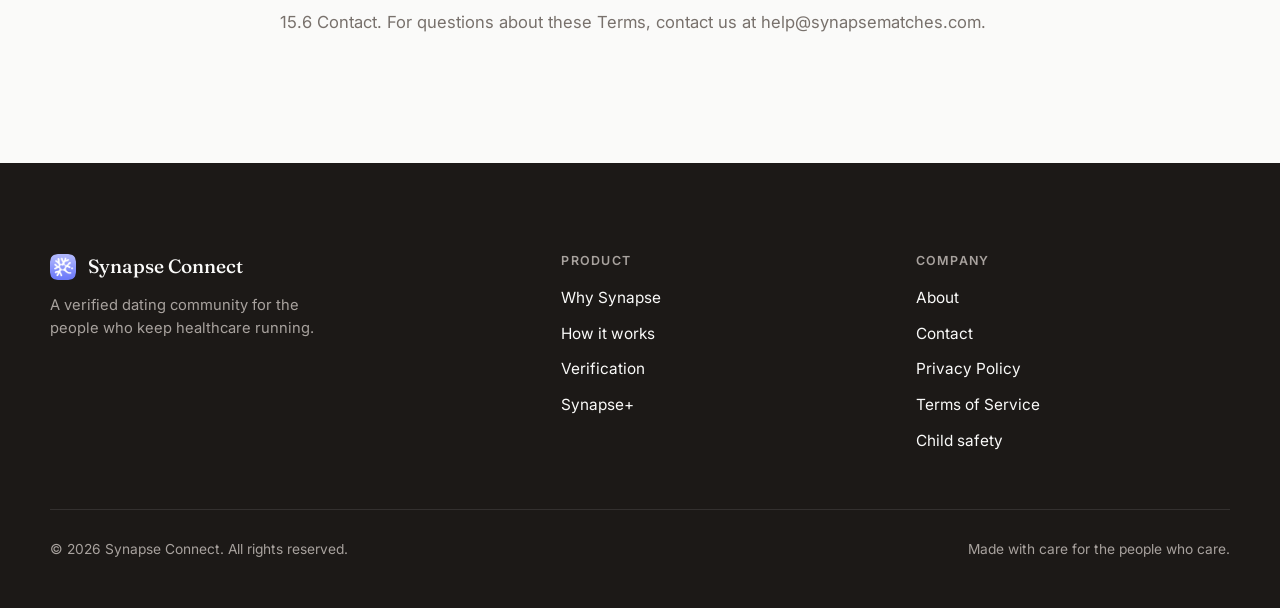
<file: terms.html>
<!DOCTYPE html>
<html lang="en" class="legal-page">
<head>
  <meta charset="UTF-8" />
  <meta name="viewport" content="width=device-width, initial-scale=1.0" />
  <meta name="color-scheme" content="light dark" />
  <meta name="theme-color" content="#FAFAF9" media="(prefers-color-scheme: light)" />
  <meta name="theme-color" content="#1C1917" media="(prefers-color-scheme: dark)" />
  <script data-cfasync="false">(function(){try{var t=localStorage.getItem('synapse-theme');if(t==='light'||t==='dark'){var d=document.documentElement;d.setAttribute('data-theme',t);d.style.colorScheme=t}}catch(e){}})();</script>
  <meta name="description" content="The terms that govern your use of Synapse, the verified dating app for healthcare workers." />
  <title>Terms of Service — Synapse</title>
  <link rel="icon" type="image/png" sizes="32x32" href="icons/favicon-32.png" />
  <link rel="apple-touch-icon" href="icons/apple-touch-icon.png" />
  <link rel="canonical" href="https://synapsematches.com/terms.html" />
  <link rel="preconnect" href="https://fonts.googleapis.com" />
  <link rel="preconnect" href="https://fonts.gstatic.com" crossorigin />
  <!-- Load the Google Fonts CSS without blocking first paint; text shows in the fallback face until it arrives. -->
  <link rel="preload" as="style" href="https://fonts.googleapis.com/css2?family=Fraunces:opsz,wght@9..144,400;9..144,500&family=Inter:wght@400;500;600&display=swap" onload="this.onload=null;this.rel='stylesheet'" />
  <noscript><link rel="stylesheet" href="https://fonts.googleapis.com/css2?family=Fraunces:opsz,wght@9..144,400;9..144,500&family=Inter:wght@400;500;600&display=swap" /></noscript>
  <link rel="stylesheet" href="/ds/css/tokens.css?v=0.2.1" />
  <link rel="stylesheet" href="style.css?v=2026-10-30b" />
  <script src="/theme.js?v=2026-10-30a" defer></script>
</head>
<body>
  <!-- Cloudflare: show email addresses as plain text so crawlers and no-JS visitors can read them -->
  <!--email_off-->
  <header class="site-header">
    <nav class="nav" aria-label="Primary">
      <a href="/" class="brand">
        <img src="icons/brand-64.png" alt="" class="brand-mark" aria-hidden="true" />
        <span>Synapse</span>
      </a>
      <ul class="nav-links">
        <li><a href="/#why">Why Synapse</a></li>
        <li><a href="/#how">How it works</a></li>
        <li><a href="/#trust">Verification</a></li>
        <li><a class="nav-cta" href="/#waitlist">Get early access</a></li>
        <li class="nav-theme" hidden>
          <button type="button" class="theme-toggle" aria-label="Dark theme" aria-pressed="false" title="Switch to dark theme">
            <svg class="icon-moon" viewBox="0 0 24 24" width="20" height="20" aria-hidden="true" focusable="false"><path d="M20.5 14.5A8.5 8.5 0 0 1 9.5 3.5a8.5 8.5 0 1 0 11 11z" fill="none" stroke="currentColor" stroke-width="1.8" stroke-linejoin="round"/></svg>
            <svg class="icon-sun" viewBox="0 0 24 24" width="20" height="20" aria-hidden="true" focusable="false"><circle cx="12" cy="12" r="4.2" fill="none" stroke="currentColor" stroke-width="1.8"/><path d="M12 2.5v2.2M12 19.3v2.2M2.5 12h2.2M19.3 12h2.2M5.3 5.3l1.6 1.6M17.1 17.1l1.6 1.6M5.3 18.7l1.6-1.6M17.1 6.9l1.6-1.6" stroke="currentColor" stroke-width="1.8" stroke-linecap="round"/></svg>
          </button>
        </li>
      </ul>
    </nav>
  </header>

  <main>
    <div class="section-inner section-prose">
      <p class="eyebrow">Legal</p>
      <h1>Terms of Service</h1>
      <p class="legal-meta">Last updated: October 24, 2026</p>

      <h2>Dating safely</h2>
      <p><strong>SYNAPSE DOES NOT CONDUCT CRIMINAL BACKGROUND SCREENINGS OF ITS MEMBERS.</strong></p>
      <p>We check professional credentials and compare a selfie with a photo ID, but these checks do not reveal criminal history. Use your own judgment with everyone you meet.</p>
      <ul>
        <li><strong>Profiles can be faked.</strong> Someone willing to steal an identity can also fake a dating profile, even a verified one. Be cautious with anyone you have not met.</li>
        <li><strong>Keep personal details private.</strong> Leave your last name, home address, phone number, workplace and email out of your profile and early messages. Keep the conversation in Synapse until you trust the person.</li>
        <li><strong>Never send money.</strong> Do not send money, gift cards or financial details to someone you met online, however convincing the reason. Report anyone who asks.</li>
        <li><strong>Meet in public.</strong> For a first meeting, choose a busy public place, arrange your own transportation, and never agree to be picked up at home.</li>
        <li><strong>Tell someone your plans.</strong> Let a friend or family member know who you are meeting, where you will be and when you expect to be back.</li>
        <li><strong>Trust your instincts.</strong> If something feels wrong, leave. You can unmatch, block or report anyone at any time, and in an emergency call 911.</li>
      </ul>
      <p>Report or block anyone in the app, or email help@synapsematches.com. In an emergency, call 911.</p>

      <h2>1. Acceptance of Terms</h2>
      <p>By creating a Synapse account, accessing, or using the Synapse mobile application (&quot;App&quot;), website, or any services provided by Synapse Connect LLC (&quot;Synapse,&quot; &quot;we,&quot; &quot;us,&quot; or &quot;our&quot;), you agree to be bound by these Terms of Service (&quot;Terms&quot;). If you do not agree to these Terms, do not use the App.</p>
      <p>These Terms constitute a legally binding agreement between you and Synapse. We may update these Terms from time to time. If we make material changes, we will notify you through the App or by email. Your continued use of the App after such changes constitutes your acceptance of the updated Terms.</p>

      <h2>2. Eligibility</h2>
      <p>To use Synapse, you must:</p>
      <ul>
        <li>Be at least 18 years of age.</li>
        <li>Be a healthcare professional, healthcare student, or work in the healthcare industry. Eligible professions include but are not limited to: physicians, residents, nurses, pharmacists, physical therapists, occupational therapists, physician assistants, and healthcare students.</li>
        <li>Have the legal capacity to enter into a binding contract.</li>
        <li>Not be prohibited from using the App under applicable law.</li>
        <li>Not have been previously terminated or banned from Synapse.</li>
        <li>Not be a registered sex offender.</li>
      </ul>
      <p>By using the App, you represent and warrant that you meet all eligibility requirements. We reserve the right to verify your eligibility and professional credentials at any time and to terminate your account if you do not meet these requirements.</p>

      <h2>3. Account Registration and Verification</h2>
      <p>3.1 Account Creation. You must create an account to use Synapse. You agree to provide accurate, current, and complete information during registration and to update such information to keep it accurate and complete.</p>
      <p>3.2 Professional Verification. Synapse verifies users&#x27; professional credentials through one or more of the following methods: NPI Registry lookup, nursing license verification, .edu email verification, or manual credential review. You authorize Synapse to verify your professional credentials through third-party databases and registries.</p>
      <p>3.3 Identity Verification. To prevent catfishing and keep members safe, Synapse requires a government-issued photo ID and a selfie. You choose whether they are checked by an automatic face match, which needs your separate consent in the app, or by a person. Section 4 of the Privacy Policy explains how these images are used and when they are deleted. They are never shared with other users.</p>
      <p>3.4 Account Security. You are responsible for maintaining the confidentiality of your login credentials. You are solely responsible for all activities that occur under your account. You must immediately notify us of any unauthorized use of your account.</p>
      <p>3.5 One Account Per Person. You may only create and maintain one Synapse account. Creating multiple accounts may result in permanent termination of all accounts.</p>

      <h2>4. User Conduct and Community Guidelines</h2>
      <p>You agree NOT to:</p>
      <ul>
        <li>Harass, bully, stalk, intimidate, threaten, or defame any person.</li>
        <li>Post content that is discriminatory based on race, ethnicity, national origin, religion, gender, gender identity, sexual orientation, disability, or medical condition.</li>
        <li>Impersonate any person or entity, or misrepresent your professional credentials, identity, or affiliation.</li>
        <li>Use the App for any commercial, advertising, or promotional purposes without our prior written consent.</li>
        <li>Upload or share content that is obscene, pornographic, violent, or otherwise objectionable.</li>
        <li>Share content depicting minors.</li>
        <li>Solicit money, gifts, or financial information from other users.</li>
        <li>Use the App to distribute spam, chain letters, or unsolicited messages.</li>
        <li>Use automated systems, bots, scripts, or scrapers to access the App.</li>
        <li>Attempt to reverse engineer, decompile, or disassemble any part of the App.</li>
        <li>Collect, store, or share other users&#x27; personal information without their explicit consent.</li>
        <li>Use the App in any way that violates applicable federal, state, local, or international law.</li>
        <li>Share your account credentials with any other person.</li>
        <li>Create accounts using false or misleading information about your healthcare profession.</li>
        <li>Use the App while impaired in a manner that could endanger yourself or others.</li>
      </ul>
      <p>Zero Tolerance. Synapse has zero tolerance for objectionable content and abusive behavior. We review reports within 24 hours, remove content that breaks these guidelines, and suspend or permanently remove the accounts responsible. Whether content or conduct breaks these guidelines is decided at our sole discretion.</p>

      <h2>5. Content and Intellectual Property</h2>
      <p>5.1 Your Content. You retain ownership of all content you submit to Synapse (&quot;User Content&quot;), including photos, text, and voice recordings. By submitting User Content, you grant Synapse a non-exclusive, worldwide, royalty-free, transferable license to use, reproduce, modify, display, and distribute your User Content solely for the purpose of operating and improving the App. This license terminates when you delete your User Content or account, except where your content has been shared with other users and they have not deleted it.</p>
      <p>5.2 Content Restrictions. You represent and warrant that you own or have the rights to all User Content you submit and that it does not infringe on any third party&#x27;s intellectual property rights, right of publicity, or right of privacy.</p>
      <p>5.3 Our Content. The App and its original content (excluding User Content), features, and functionality are owned by Synapse Connect LLC and are protected by copyright, trademark, and other intellectual property laws. The Synapse name, logo, and all related names, logos, and slogans are trademarks of Synapse Connect LLC.</p>
      <p>5.4 DMCA. If you believe that any User Content infringes your copyright, please contact us at help@synapsematches.com with a detailed description of the alleged infringement.</p>

      <h2>6. Subscriptions and Purchases</h2>
      <p>6.1 Synapse+ Subscription. Synapse offers a premium subscription (&quot;Synapse+&quot;) available as a monthly, 3-month or annual plan. Synapse+ includes seeing who has already liked you, unlimited likes (free accounts have a daily like limit), 10 Sparks each month, Rewind (undo your most recent pass), and one Boost each month (your profile is shown first to nearby users for 30 minutes). Features may change. Prices are shown in the App before you buy and are subject to change.</p>
      <p>6.2 Sparks. Sparks are a virtual currency used within the App to send premium signals to other users. Sparks are non-refundable and have no cash value. Unused Sparks do not expire.</p>
      <p>6.3 Billing. Subscriptions and in-app purchases are processed through Apple App Store or Google Play Store. By purchasing a subscription, you agree to the payment terms of the applicable app store. Subscriptions automatically renew unless cancelled at least 24 hours before the end of the current billing period.</p>
      <p>6.4 Cancellation. You may cancel your subscription at any time through your app store account settings. Cancellation takes effect at the end of the current billing period. You will continue to have access to premium features until the end of your paid period.</p>
      <p>6.5 Refunds. Refunds are handled by Apple or Google per their respective refund policies. Synapse does not directly process refunds for app store purchases.</p>
      <p>6.6 Free Trial. If offered, free trial periods automatically convert to paid subscriptions unless cancelled before the trial ends. Each user is eligible for one free trial only.</p>
      <p>6.7 Launch Offer. The first 500 members whose verification is approved after Synapse launches on the App Store will receive three months (90 days) of Synapse+ free of charge (the &quot;Launch Offer&quot;). The offer is applied automatically when your verification is approved, while spots remain — no promo code is required. Counting begins on launch day; verifications before launch (including TestFlight and test accounts) do not use a spot. The Launch Offer is a limited, promotional benefit: it has no cash value, is non-transferable, cannot be exchanged for cash or combined with another offer, and is limited to one grant per member. If you already subscribe to Synapse+, your access runs to whichever end date is later and your paid subscription is unaffected. The offer ends automatically when the 90 days are up; you will not be charged and nothing renews unless you choose to subscribe. Once the 500th spot is granted, verification continues normally without the offer. We may modify or end the Launch Offer at any time, but we will honour any offer already granted. The Launch Offer is a promotional benefit only and does not give you any ownership, equity, or other financial or investment interest in Synapse Connect LLC. Nothing in this section limits any rights you have under applicable law.</p>

      <h2>7. Matching and Communication</h2>
      <p>7.1 No Guarantee of Matches. Synapse does not guarantee that you will receive matches, messages, or any particular outcome from using the App.</p>
      <p>7.2 AI-Generated Content. Synapse offers AI-powered conversation starters (&quot;Break the Ice&quot;). They are generated by artificial intelligence from a match&#x27;s first name, job, prompt answers and profile photos, only when that match has allowed it. Synapse is not responsible for the content of AI-generated suggestions, and users are solely responsible for messages they choose to send.</p>
      <p>7.3 Schedule Features. Synapse provides schedule-based date suggestions that analyze overlapping availability between matched users. Your raw schedule data is never shared with other users. Only suggested time windows are displayed to your match.</p>
      <p>7.4 Communication Between Users. You are solely responsible for your interactions with other users. Synapse is not a party to any disputes between users. We reserve the right, but have no obligation, to monitor or mediate interactions between users.</p>

      <h2>8. Safety and Reporting</h2>
      <p>8.1 Reporting. If you encounter a user who violates these Terms or makes you feel unsafe, you should report them using the in-app reporting feature. We review every report within 24 hours. Content that breaks these Terms is removed, and the user responsible is suspended or permanently removed from Synapse (see Section 4).</p>
      <p>8.2 Blocking. You may block any user at any time. Blocked users will not be able to see your profile or contact you.</p>
      <p>8.3 No Background Checks. SYNAPSE DOES NOT CONDUCT CRIMINAL BACKGROUND SCREENINGS OF ITS MEMBERS. While we verify professional credentials and identity, we make no representations or warranties as to the conduct, character, or safety of any user. You are solely responsible for taking appropriate precautions when interacting with other users, both online and in person.</p>
      <p>8.4 Safety Recommendations. When meeting someone in person for the first time, we strongly recommend meeting in a public place, telling a friend or family member about your plans, and arranging your own transportation.</p>

      <h2>9. Privacy</h2>
      <p>How we collect and use personal information is described in our Privacy Policy. Where we need your consent, such as for face matching or AI conversation starters, we ask for it separately in the app.</p>

      <h2>10. Disclaimers</h2>
      <p>THE APP IS PROVIDED &quot;AS IS&quot; AND &quot;AS AVAILABLE&quot; WITHOUT WARRANTIES OF ANY KIND, EITHER EXPRESS OR IMPLIED, INCLUDING BUT NOT LIMITED TO IMPLIED WARRANTIES OF MERCHANTABILITY, FITNESS FOR A PARTICULAR PURPOSE, AND NON-INFRINGEMENT. SYNAPSE DOES NOT WARRANT THAT THE APP WILL BE UNINTERRUPTED, ERROR-FREE, OR SECURE, OR THAT ANY DEFECTS WILL BE CORRECTED.</p>
      <p>SYNAPSE DOES NOT GUARANTEE THE ACCURACY, COMPLETENESS, OR USEFULNESS OF ANY INFORMATION ON THE APP, INCLUDING USER PROFILES, VERIFICATION STATUS, AND AI-GENERATED CONTENT.</p>
      <p>SYNAPSE IS NOT RESPONSIBLE FOR ANY CONTENT POSTED BY USERS OR FOR ANY INTERACTIONS BETWEEN USERS, WHETHER ONLINE OR OFFLINE.</p>

      <h2>11. Limitation of Liability</h2>
      <p>TO THE MAXIMUM EXTENT PERMITTED BY APPLICABLE LAW, SYNAPSE, ITS AFFILIATES, DIRECTORS, OFFICERS, EMPLOYEES, AND AGENTS SHALL NOT BE LIABLE FOR ANY INDIRECT, INCIDENTAL, SPECIAL, CONSEQUENTIAL, OR PUNITIVE DAMAGES, INCLUDING BUT NOT LIMITED TO LOSS OF PROFITS, DATA, OR USE, ARISING OUT OF OR IN CONNECTION WITH YOUR USE OF THE APP, REGARDLESS OF THE THEORY OF LIABILITY.</p>
      <p>IN NO EVENT SHALL SYNAPSE&#x27;S TOTAL LIABILITY TO YOU EXCEED THE AMOUNT YOU HAVE PAID TO SYNAPSE IN THE TWELVE (12) MONTHS IMMEDIATELY PRECEDING THE EVENT GIVING RISE TO THE CLAIM, OR ONE HUNDRED DOLLARS ($100), WHICHEVER IS GREATER.</p>

      <h2>12. Indemnification</h2>
      <p>You agree to indemnify, defend, and hold harmless Synapse, its affiliates, directors, officers, employees, and agents from and against any and all claims, damages, obligations, losses, liabilities, costs, and expenses (including attorney&#x27;s fees) arising from: (a) your use of the App; (b) your violation of these Terms; (c) your User Content; (d) your interaction with any other user; or (e) your violation of any applicable law or regulation.</p>

      <h2>13. Dispute Resolution and Arbitration</h2>
      <p>13.1 Informal Resolution. Before filing any formal legal proceedings, you agree to first contact us at help@synapsematches.com and attempt to resolve the dispute informally for at least 30 days.</p>
      <p>13.2 Binding Arbitration. If informal resolution fails, any dispute arising out of or relating to these Terms or your use of the App shall be resolved by binding arbitration administered by the American Arbitration Association (&quot;AAA&quot;) under its Consumer Arbitration Rules. The arbitration shall be conducted in the State of Ohio, or at your election, by telephone, online, or based solely on written submissions.</p>
      <p>13.3 Class Action Waiver. YOU AND SYNAPSE AGREE THAT EACH MAY BRING CLAIMS AGAINST THE OTHER ONLY IN YOUR OR ITS INDIVIDUAL CAPACITY, AND NOT AS A PLAINTIFF OR CLASS MEMBER IN ANY PURPORTED CLASS OR REPRESENTATIVE PROCEEDING.</p>
      <p>13.4 Exceptions. Either party may bring claims in small claims court. Either party may seek injunctive or other equitable relief in any court of competent jurisdiction to prevent the actual or threatened infringement of intellectual property rights.</p>

      <h2>14. Termination</h2>
      <p>14.1 By You. You may terminate your account at any time by using the &quot;Delete Account&quot; feature in the App settings. Account deletion is permanent and cannot be undone. Upon deletion, your profile, photos, matches, messages and verification documents are permanently removed, as described in the Privacy Policy.</p>
      <p>14.2 By Us. We reserve the right to suspend or terminate your account at any time, with or without cause and with or without notice. Grounds for termination include but are not limited to: violation of these Terms, fraudulent or illegal activity, behavior that is harmful to other users, or conduct that we determine is inappropriate.</p>
      <p>14.3 Effect of Termination. Upon termination, your right to use the App ceases immediately. Sections 5, 10, 11, 12, 13, and 15 shall survive termination.</p>

      <h2>15. General Provisions</h2>
      <p>15.1 Governing Law. These Terms are governed by the laws of the State of Ohio, without regard to its conflict of law provisions.</p>
      <p>15.2 Entire Agreement. These Terms, together with the Privacy Policy, constitute the entire agreement between you and Synapse regarding the App.</p>
      <p>15.3 Severability. If any provision of these Terms is held to be invalid or unenforceable, the remaining provisions shall continue in full force and effect.</p>
      <p>15.4 Waiver. Our failure to enforce any provision of these Terms shall not constitute a waiver of that provision.</p>
      <p>15.5 Assignment. You may not assign or transfer these Terms without our prior written consent. We may assign these Terms without restriction.</p>
      <p>15.6 Contact. For questions about these Terms, contact us at help@synapsematches.com.</p>
    </div>
  </main>

  <footer class="site-footer">
    <div class="footer-inner">
      <div>
        <p class="footer-brand">
          <img src="icons/brand-64.png" alt="" class="footer-mark" aria-hidden="true" />
          Synapse Connect
        </p>
        <p class="footer-tag">A verified dating community for the people who keep healthcare running.</p>
      </div>
      <div class="footer-col">
        <h4>Product</h4>
        <ul>
          <li><a href="/#why">Why Synapse</a></li>
          <li><a href="/#how">How it works</a></li>
          <li><a href="/#trust">Verification</a></li>
          <li><a href="/#plus">Synapse+</a></li>
        </ul>
      </div>
      <div class="footer-col">
        <h4>Company</h4>
        <ul>
          <li><a href="/#about">About</a></li>
          <li><a href="mailto:help@synapsematches.com">Contact</a></li>
          <li><a href="privacy.html">Privacy Policy</a></li>
          <li><a href="terms.html">Terms of Service</a></li>
          <li><a href="/child-safety/">Child safety</a></li>
        </ul>
      </div>
    </div>
    <div class="footer-bottom">
      <p>&copy; 2026 Synapse Connect. All rights reserved.</p>
      <p>Made with care for the people who care.</p>
    </div>
  </footer>
<!-- Cloudflare Web Analytics --><script defer src="https://static.cloudflareinsights.com/beacon.min.js" data-cf-beacon='{"token": "bf261370e2ad4e2380d12c57f0178c21"}'></script><!-- End Cloudflare Web Analytics -->
<!--/email_off-->
</body>
</html>
</file>
<file: ds/css/tokens.css>
/* Generated by synapse-design v0.4.0 — edit it there, not here. */
:root {
  --primary: #5c73ff;
  --primary-light: #8b9aff;
  --primary-dark: #3a50e0;
  --primary-tint: #eef1ff;
  --brand-grad-hi: #b1b8fc;
  --brand-grad-mid: #8f99fb;
  --brand-grad-lo: #6d7afa;
  --coral: #f97066;
  --accent: #f59e0b;
  --amber-tint: #fef3c7;
  --background: #fafaf9;
  --surface: #f5f5f4;
  --text: #1c1917;
  --text-secondary: #78716c;
  --border: #e7e5e4;
  --error: #ef4444;
  --success: #22c55e;
  --tab-bar: #ffffff;
  --tab-inactive: #a8a29e;
  --on-primary: #ffffff;
  --card-fill: #ffffff;
  --action: #5c73ff;
  --action-pressed: #3a50e0;
  --on-status: #ffffff;
  --on-gradient: #1c1917;
  --edge: #e7e5e4;
  --scrim: rgba(0, 0, 0, 0.4);
  --band: #1c1917;
  --on-band: #fafaf9;
  --on-band-muted: #a8a29e;
  --on-band-link: #8b9aff;
  --cta: #1c1917;
  --white: #ffffff;
  --black: #000000;
  --splash: #8f99fb;
  --brand-gradient: linear-gradient(180deg, var(--brand-grad-hi), var(--brand-grad-mid), var(--brand-grad-lo));
  --screen-h: 20px;
  --screen-h-lg: 28px;
  --section-gap: 24px;
  --item-gap: 16px;
  --inner: 12px;
  --card: 16px;
  --card-lg: 20px;
  --radius-sm: 8px;
  --radius-md: 12px;
  --radius-lg: 14px;
  --radius-xl: 16px;
  --radius-2xl: 20px;
  --radius-pill: 9999px;
  --radius-app-icon: 22.37%;
  --shadow-subtle: 0 1px 4px rgba(0,0,0,0.04);
  --shadow-card: 0 2px 8px rgba(0,0,0,0.08);
  --shadow-raised: 0 4px 12px rgba(0,0,0,0.15);
  --shadow-action: 0 2px 6px rgba(0,0,0,0.10);
  --avatar-sm: 36px;
  --avatar-md: 56px;
  --avatar-lg: 88px;
  --avatar-xl: 100px;
  --action-button: 64px;
  --spark-button: 52px;
  --font-sans: -apple-system, BlinkMacSystemFont, "SF Pro Text", system-ui, "Segoe UI", sans-serif;
  --font-wordmark: "Josefin Sans", sans-serif;
  --font-label: Inter, -apple-system, BlinkMacSystemFont, "Segoe UI", Roboto, Helvetica, Arial, sans-serif;
  --font-mono: "Space Mono", ui-monospace, monospace;
  --font-display: Fraunces, "Iowan Old Style", "Apple Garamond", Georgia, "Times New Roman", serif;
}

@media screen and (prefers-color-scheme: dark) {
  :root:not([data-theme="light"]) {
    --primary: #8b9aff;
    --primary-light: #b0bbff;
    --primary-dark: #8b9aff;
    --primary-tint: #242a54;
    --coral: #fca5a1;
    --accent: #fbbf24;
    --amber-tint: #3a2a0c;
    --background: #1c1917;
    --surface: #292524;
    --text: #e7e5e4;
    --text-secondary: #bab4b0;
    --border: #57534e;
    --error: #f87171;
    --success: #4ade80;
    --tab-bar: #292524;
    --tab-inactive: #968f8a;
    --card-fill: #302c29;
    --action: #3a50e0;
    --action-pressed: #2f43c4;
    --on-status: #1c1917;
    --edge: #3a3532;
    --scrim: rgba(0, 0, 0, 0.6);
    --band: #302c29;
    --on-band: #e7e5e4;
    --on-band-muted: #bab4b0;
    --on-band-link: #b0bbff;
    --cta: #3a50e0;
  }
}

@media screen {
  :root[data-theme="dark"] {
    --primary: #8b9aff;
    --primary-light: #b0bbff;
    --primary-dark: #8b9aff;
    --primary-tint: #242a54;
    --coral: #fca5a1;
    --accent: #fbbf24;
    --amber-tint: #3a2a0c;
    --background: #1c1917;
    --surface: #292524;
    --text: #e7e5e4;
    --text-secondary: #bab4b0;
    --border: #57534e;
    --error: #f87171;
    --success: #4ade80;
    --tab-bar: #292524;
    --tab-inactive: #968f8a;
    --card-fill: #302c29;
    --action: #3a50e0;
    --action-pressed: #2f43c4;
    --on-status: #1c1917;
    --edge: #3a3532;
    --scrim: rgba(0, 0, 0, 0.6);
    --band: #302c29;
    --on-band: #e7e5e4;
    --on-band-muted: #bab4b0;
    --on-band-link: #b0bbff;
    --cta: #3a50e0;
  }
}
</file>
<file: style.css>
:root {
  /* Colours, the brand gradient, shadows and radii come from the Synapse Design System:
     /ds/css/tokens.css, linked before this file, with its dark theme. Nothing in this
     file writes a colour value; scripts/check-pages.mjs fails if one appears. */
  --ink-fixed: var(--on-gradient); /* near-black in both themes: the phone bezel and drop shadows */
  --maxw: 1180px;
  --maxw-prose: 720px;
  --serif: "Fraunces", "Iowan Old Style", "Apple Garamond", Georgia, "Times New Roman", serif;
  --sans: "Inter", -apple-system, BlinkMacSystemFont, "Segoe UI", Roboto, Helvetica, Arial, sans-serif;
  color-scheme: light dark;
}
:root[data-theme="light"] { color-scheme: light; }
:root[data-theme="dark"] { color-scheme: dark; }
/* Printed pages use the light theme even with JavaScript off: the design system's dark colours are
   screen-only, and this keeps the browser's own controls light too (card #587). */
@media print { :root, :root[data-theme="dark"] { color-scheme: light; } }

* { box-sizing: border-box; }

html { scroll-behavior: smooth; }

html, body {
  margin: 0;
  padding: 0;
  font-family: var(--sans);
  color: var(--text);
  background: var(--background);
  line-height: 1.6;
  -webkit-font-smoothing: antialiased;
  -moz-osx-font-smoothing: grayscale;
  text-rendering: optimizeLegibility;
}

::selection { background: var(--primary-tint); color: var(--text); }

a { color: var(--text); text-decoration: none; }
a:hover { text-decoration: underline; text-decoration-thickness: 1px; text-underline-offset: 3px; }

img { max-width: 100%; display: block; }

h1, h2, h3, h4 {
  color: var(--text);
  font-family: var(--serif);
  font-weight: 400;
  letter-spacing: -0.02em;
  margin: 0;
}

h1 {
  font-size: clamp(2.6rem, 6.2vw, 4.6rem);
  line-height: 1.02;
  font-weight: 400;
}

h2 {
  font-size: clamp(1.9rem, 3.6vw, 2.9rem);
  line-height: 1.1;
  margin-bottom: 1.25rem;
}

h3 {
  font-size: 1.35rem;
  line-height: 1.25;
  margin-bottom: 0.6rem;
  font-weight: 500;
  letter-spacing: -0.015em;
}

p {
  color: var(--text-secondary);
  margin: 0 0 1rem;
  font-size: 1.02rem;
}

.lede {
  font-family: var(--sans);
  font-size: clamp(1.1rem, 1.6vw, 1.28rem);
  color: var(--text-secondary);
  line-height: 1.55;
  max-width: 620px;
  margin: 1.5rem 0 2.25rem;
  font-weight: 400;
}

.site-header {
  position: sticky;
  top: 0;
  background: color-mix(in srgb, var(--background) 82%, transparent);
  backdrop-filter: saturate(180%) blur(14px);
  -webkit-backdrop-filter: saturate(180%) blur(14px);
  border-bottom: 1px solid var(--border);
  z-index: 50;
}

.nav {
  max-width: var(--maxw);
  margin: 0 auto;
  padding: 18px 28px;
  display: flex;
  align-items: center;
  justify-content: space-between;
  gap: 24px;
}

.brand {
  flex-shrink: 0;
  display: inline-flex;
  align-items: center;
  gap: 12px;
  color: var(--text);
  font-family: var(--serif);
  font-weight: 500;
  font-size: 1.25rem;
  letter-spacing: -0.01em;
}
.brand:hover { text-decoration: none; }

.brand-mark {
  width: 30px;
  height: 30px;
  border-radius: 8px;
  box-shadow: var(--shadow-subtle);
}

.nav-links {
  list-style: none;
  display: flex;
  gap: 32px;
  margin: 0;
  padding: 0;
  align-items: center;
}
.nav-links a {
  color: var(--text-secondary);
  font-size: 0.92rem;
  font-weight: 500;
  letter-spacing: -0.005em;
}
.nav-links a:hover { color: var(--text); text-decoration: none; }

.nav-cta {
  white-space: nowrap;
  padding: 9px 18px;
  border-radius: var(--radius-pill);
  background: var(--cta);
  color: var(--on-primary) !important;
  font-size: 0.9rem;
  font-weight: 500;
}
.nav-cta:hover { background: var(--action-pressed); text-decoration: none; }

/* Sun/moon theme switch (theme.js). It sits after the CTA, so the phone rule below keeps both. */
.nav-links .nav-theme { margin-left: -14px; display: flex; align-items: center; height: 24px; } /* the 44px button overflows its slot, so the header keeps its height */
.nav-links .nav-theme[hidden] { display: none; }
.theme-toggle {
  display: inline-grid;
  place-items: center;
  width: 44px;
  height: 44px;
  margin-right: -10px;
  padding: 0;
  border: 0;
  border-radius: var(--radius-pill);
  background: transparent;
  color: var(--text-secondary);
  cursor: pointer;
  transition: color 0.15s, background-color 0.15s;
}
.theme-toggle:hover { color: var(--text); background: var(--surface); }
.theme-toggle:focus-visible { outline: 2px solid var(--primary); outline-offset: 2px; }
.theme-toggle svg { display: block; }
.theme-toggle .icon-sun,
.theme-toggle[aria-pressed="true"] .icon-moon { display: none; }
.theme-toggle[aria-pressed="true"] .icon-sun { display: block; }

@media (max-width: 720px) {
  .nav-links li:not(:nth-last-child(-n+2)) { display: none; }
  .nav { padding: 14px 20px; }
  .nav-links { gap: 14px; }
  .nav-links .nav-theme { margin-left: -4px; }
}

.hero {
  position: relative;
  padding: clamp(80px, 11vw, 160px) 28px clamp(70px, 9vw, 130px);
  overflow: hidden;
  background: var(--background);
}

.hero::before {
  content: "";
  position: absolute;
  top: -40%;
  right: -10%;
  width: 720px;
  height: 720px;
  background: radial-gradient(circle at 50% 50%, color-mix(in srgb, var(--brand-grad-hi) 30%, var(--background)) 0%, color-mix(in srgb, var(--brand-grad-hi) 14%, var(--background)) 35%, transparent 70%);
  filter: blur(20px);
  pointer-events: none;
  z-index: 0;
}

.hero-inner {
  max-width: var(--maxw);
  margin: 0 auto;
  display: grid;
  grid-template-columns: 1.35fr 1fr;
  gap: 80px;
  align-items: center;
  position: relative;
  z-index: 1;
}

@media (max-width: 960px) {
  .hero-inner { grid-template-columns: 1fr; gap: 56px; }
}

.eyebrow {
  display: inline-flex;
  align-items: center;
  gap: 8px;
  font-family: var(--sans);
  font-size: 0.78rem;
  font-weight: 600;
  letter-spacing: 0.14em;
  text-transform: uppercase;
  color: var(--text-secondary);
  margin-bottom: 1.5rem;
}
.eyebrow::before {
  content: "";
  width: 24px;
  height: 1px;
  background: var(--text-secondary);
}

/* The hero's big line is a <p> styled as a display heading; the H1 is the eyebrow above it. */
.hero-title {
  color: var(--text);
  font-family: var(--serif);
  font-size: clamp(2.6rem, 6.2vw, 4.6rem);
  font-weight: 400;
  line-height: 1.02;
  letter-spacing: -0.02em;
  margin: 0;
}
h1.eyebrow { line-height: 1.6; }

.hero-title .accent {
  font-style: italic;
  color: var(--primary-dark);
  font-weight: 400;
}

.cta-row {
  display: flex;
  gap: 14px;
  flex-wrap: wrap;
  margin-bottom: 1.5rem;
}

.btn {
  display: inline-flex;
  align-items: center;
  justify-content: center;
  gap: 8px;
  padding: 14px 26px;
  border-radius: var(--radius-pill);
  font-family: var(--sans);
  font-weight: 500;
  font-size: 0.98rem;
  letter-spacing: -0.005em;
  transition: transform 0.08s ease, box-shadow 0.2s ease, background 0.2s ease, color 0.2s ease;
  border: 1px solid transparent;
  cursor: pointer;
  line-height: 1;
}
.btn:hover { text-decoration: none; }
.btn:active { transform: translateY(1px); }

.btn-primary {
  background: var(--cta);
  color: var(--on-primary);
}
.btn-primary:hover { background: var(--action-pressed); }

.btn-ghost {
  background: transparent;
  color: var(--text);
  border-color: color-mix(in srgb, var(--text) 18%, transparent);
}
.btn-ghost:hover { background: var(--surface); border-color: color-mix(in srgb, var(--text) 32%, transparent); }

.btn-arrow::after {
  content: "→";
  margin-left: 2px;
  transition: transform 0.2s ease;
}
.btn-arrow:hover::after { transform: translateX(3px); }

.waitlist-form {
  display: flex;
  gap: 10px;
  flex-wrap: wrap;
  align-items: center;
}

.waitlist-input {
  font-family: var(--sans);
  font-size: 0.98rem;
  letter-spacing: -0.005em;
  color: var(--text);
  background: var(--card-fill);
  border: 1px solid color-mix(in srgb, var(--text) 18%, transparent);
  border-radius: var(--radius-pill);
  padding: 14px 20px;
  min-width: 240px;
  flex: 1 1 240px;
  line-height: 1;
  transition: border-color 0.2s ease, box-shadow 0.2s ease;
}
.waitlist-input::placeholder { color: var(--text-secondary); }
.waitlist-input:focus {
  outline: none;
  border-color: var(--primary);
  box-shadow: 0 0 0 3px var(--primary-tint);
}

/* City or town picker (synapse#540) */
.waitlist-place {
  position: relative;
  flex: 1 1 240px;
  min-width: 240px;
}
.waitlist-place .waitlist-input { width: 100%; min-width: 0; }
.waitlist-place-list {
  position: absolute;
  z-index: 20;
  top: calc(100% + 6px);
  left: 0;
  right: 0;
  margin: 0;
  padding: 6px;
  list-style: none;
  text-align: left;
  max-height: 280px;
  overflow-y: auto;
  background: var(--card-fill);
  border: 1px solid color-mix(in srgb, var(--text) 14%, transparent);
  border-radius: 16px;
  box-shadow: 0 12px 32px color-mix(in srgb, var(--ink-fixed) 14%, transparent);
}
.waitlist-place-list li {
  font-family: var(--sans);
  font-size: 0.95rem;
  color: var(--text);
  padding: 10px 14px;
  border-radius: 10px;
  cursor: pointer;
}
.waitlist-place-list li:hover,
.waitlist-place-list li[aria-selected="true"] { background: var(--primary-tint); }
.waitlist-place-list li.is-empty { color: var(--text-secondary); cursor: default; background: none; }

/* Honeypot — hidden from humans, visible to bots that fill every field */
.waitlist-hp {
  position: absolute;
  left: -9999px;
  width: 1px;
  height: 1px;
  opacity: 0;
}

.waitlist-success {
  font-family: var(--sans);
  font-weight: 500;
  color: var(--text);
  margin: 0;
  padding: 14px 0;
}

.waitlist-status {
  color: var(--text-secondary);
  font-size: 0.9rem;
  margin: 10px 0 0;
}
.waitlist-status:empty { display: none; }
.waitlist-status.is-error { color: color-mix(in srgb, var(--error) 72%, var(--text)); }

.waitlist-block { margin-bottom: 1.25rem; }

.waitlist-note {
  margin: 10px 0 0;
  font-size: 0.85rem;
  color: var(--text-secondary);
}

.waitlist-done p { margin: 0 0 14px; color: var(--text-secondary); }
.waitlist-done .waitlist-success { padding: 0; margin-bottom: 6px; color: var(--text); }

.founding-offer {
  display: inline-block;
  margin: 0 0 1.25rem;
  padding: 10px 14px;
  border-radius: var(--radius-md);
  background: var(--primary-tint);
  border: 1px solid color-mix(in srgb, var(--primary) 22%, transparent);
  font-size: 0.92rem;
  line-height: 1.45;
  color: var(--text);
}
.founding-offer strong { color: var(--text); font-weight: 600; }

.sr-only {
  position: absolute;
  width: 1px;
  height: 1px;
  padding: 0;
  margin: -1px;
  overflow: hidden;
  clip: rect(0, 0, 0, 0);
  white-space: nowrap;
  border: 0;
}

.hero-meta {
  color: var(--text-secondary);
  font-size: 0.9rem;
  margin: 0;
  display: inline-flex;
  align-items: center;
  gap: 8px;
}
.hero-meta::before {
  content: "";
  width: 6px;
  height: 6px;
  border-radius: 50%;
  background: var(--primary);
  box-shadow: 0 0 0 4px var(--primary-tint);
}

.hero-visual {
  min-width: 0;
  display: flex;
  justify-content: center;
  align-items: center;
  position: relative;
}

.app-tour {
  width: 100%;
  max-width: 424px;
  min-width: 0;
}

.app-tour-track {
  display: flex;
  overflow-x: auto;
  scroll-snap-type: x mandatory;
  scroll-behavior: smooth;
  overscroll-behavior-x: contain;
  scrollbar-width: none;
  border-radius: 24px;
  /* room for the card shadow, which overflow would otherwise clip */
  padding: 32px 0 24px;
  margin: -32px 0 -16px;
}
.app-tour-slide { padding: 0 32px; box-sizing: border-box; }
@media (max-width: 480px) {
  .app-tour-slide { padding: 0 12px; }
}
/* The system's raised shadow is tight enough that the scroll area doesn't crop it into a visible box. */
.app-tour-phone img { box-shadow: var(--shadow-raised); }
.app-tour-track::-webkit-scrollbar { display: none; }
.app-tour-track:focus-visible { outline: 2px solid var(--primary); outline-offset: 4px; }

.app-tour-slide {
  flex: 0 0 100%;
  margin: 0;
  scroll-snap-align: center;
  scroll-snap-stop: always;
  display: flex;
  flex-direction: column;
  align-items: center;
}

.app-tour-slide figcaption {
  margin-top: 14px;
  min-height: 2.6em;
  padding: 0 12px;
  text-align: center;
  font-size: 0.86rem;
  line-height: 1.35;
  color: var(--text-secondary);
}

.app-tour-phone {
  width: 100%;
  display: flex;
  justify-content: center;
}

.app-tour-phone img {
  width: 73.6%;
  height: auto;
  border-radius: 30px;
  border: 6px solid var(--ink-fixed);
  background: var(--ink-fixed);
  box-sizing: border-box;
}
@media (max-width: 480px) {
  .app-tour-phone img { width: 84%; }
}

.app-tour-controls {
  margin-top: 6px;
  display: flex;
  align-items: center;
  justify-content: center;
  gap: 14px;
}

.app-tour-arrow {
  width: 36px;
  height: 36px;
  display: inline-flex;
  align-items: center;
  justify-content: center;
  border-radius: 50%;
  border: 1px solid var(--border);
  background: var(--card-fill);
  color: var(--text);
  cursor: pointer;
  transition: border-color 0.15s, color 0.15s;
}
.app-tour-arrow:hover { border-color: var(--primary); color: var(--primary); }
.app-tour-arrow:focus-visible { outline: 2px solid var(--primary); outline-offset: 2px; }

.app-tour-dots {
  display: flex;
  gap: 4px;
}

.app-tour-dot {
  width: 24px;
  height: 24px;
  padding: 0;
  border: 0;
  background: none;
  cursor: pointer;
  display: inline-flex;
  align-items: center;
  justify-content: center;
}
.app-tour-dot::before {
  content: "";
  width: 8px;
  height: 8px;
  border-radius: 50%;
  background: var(--border);
  transition: width 0.2s, background 0.2s;
}
.app-tour-dot[aria-current="true"]::before {
  width: 20px;
  border-radius: 4px;
  background: var(--primary);
}
.app-tour-dot:focus-visible { outline: 2px solid var(--primary); outline-offset: 1px; border-radius: 6px; }

@media (prefers-reduced-motion: reduce) {
  .app-tour-track { scroll-behavior: auto; }
}

.hero-glow {
  position: absolute;
  inset: -8%;
  background: radial-gradient(circle at 50% 60%, color-mix(in srgb, var(--brand-grad-hi) 55%, var(--background)) 0%, color-mix(in srgb, var(--brand-grad-mid) 22%, var(--background)) 35%, transparent 70%);
  filter: blur(40px);
  z-index: -1;
}

.section { padding: clamp(80px, 11vw, 140px) 28px; }
.section-inner { max-width: var(--maxw); margin: 0 auto; }
.section-prose { max-width: var(--maxw-prose); margin: 0 auto; }

.section-cream { background: var(--background); }
.section-paper { background: var(--card-fill); }
.section-ink {
  background: var(--band);
  color: var(--on-band);
  box-shadow: inset 0 1px 0 color-mix(in srgb, var(--text) 15%, var(--band)); /* invisible in light, a faint edge in dark */
}
.section-ink h2, .section-ink h3 { color: var(--on-band); }
.section-ink p { color: var(--on-band-muted); }
.section-ink .eyebrow { color: var(--on-band-muted); }
.section-ink .eyebrow::before { background: var(--on-band-muted); }

.section-head {
  max-width: 760px;
  margin-bottom: clamp(48px, 6vw, 72px);
}
.section-head p {
  font-size: 1.12rem;
  color: var(--text-secondary);
  margin: 0;
}
.section-ink .section-head p { color: var(--on-band-muted); }

.pillars {
  display: grid;
  grid-template-columns: repeat(2, 1fr);
  gap: clamp(24px, 4vw, 56px);
}
@media (max-width: 880px) { .pillars { grid-template-columns: 1fr; gap: 48px; } }

.pillar {
  display: flex;
  flex-direction: column;
  gap: 18px;
}

.pillar-icon {
  width: 52px;
  height: 52px;
  border-radius: 14px;
  background: var(--brand-gradient);
  color: var(--on-gradient);
  display: inline-flex;
  align-items: center;
  justify-content: center;
  box-shadow: var(--shadow-card);
}

.pillar h3 {
  font-size: 1.65rem;
  margin: 0;
  font-family: var(--serif);
  font-weight: 400;
  letter-spacing: -0.015em;
}

.pillar p { font-size: 1.04rem; color: var(--text-secondary); margin: 0; }

.pillar-detail {
  margin-top: 6px;
  padding-top: 18px;
  border-top: 1px solid var(--border);
  display: grid;
  gap: 10px;
}
.pillar-detail .kv {
  display: grid;
  grid-template-columns: 130px 1fr;
  gap: 16px;
  font-size: 0.95rem;
  align-items: baseline;
}
.pillar-detail dt {
  color: var(--text-secondary);
  font-size: 0.78rem;
  font-weight: 600;
  letter-spacing: 0.08em;
  text-transform: uppercase;
}
.pillar-detail dd { margin: 0; color: var(--text); font-weight: 500; }

.steps {
  list-style: none;
  padding: 0;
  margin: 0;
  display: grid;
  gap: clamp(28px, 4vw, 48px);
}
.steps li {
  display: grid;
  grid-template-columns: 64px 1fr;
  gap: clamp(20px, 3vw, 36px);
  align-items: start;
  padding-bottom: clamp(28px, 4vw, 48px);
  border-bottom: 1px solid var(--border);
}
.steps li:last-child { border-bottom: 0; padding-bottom: 0; }

.step-num {
  font-family: var(--serif);
  font-size: 2.2rem;
  font-weight: 400;
  color: var(--primary-dark);
  line-height: 1;
  font-feature-settings: "lnum";
  letter-spacing: -0.02em;
}

.steps h3 {
  font-family: var(--serif);
  font-size: 1.5rem;
  font-weight: 400;
  letter-spacing: -0.015em;
  margin-bottom: 8px;
}
.steps p { font-size: 1.02rem; color: var(--text-secondary); margin: 0; max-width: 640px; }

.trust-grid {
  display: grid;
  grid-template-columns: 1fr 1fr;
  gap: clamp(28px, 4vw, 60px);
  align-items: start;
}
@media (max-width: 880px) { .trust-grid { grid-template-columns: 1fr; } }

.trust-list {
  list-style: none;
  padding: 0;
  margin: 0;
  display: grid;
  gap: 18px;
}
.trust-list li {
  display: grid;
  grid-template-columns: 24px 1fr;
  gap: 14px;
  align-items: start;
  padding: 18px 0;
  border-bottom: 1px solid color-mix(in srgb, var(--white) 10%, transparent);
}
.trust-list li:first-child { padding-top: 0; }
.trust-list li:last-child { border-bottom: 0; }
.trust-list strong {
  display: block;
  color: var(--on-band);
  font-weight: 500;
  margin-bottom: 4px;
  font-size: 1.02rem;
}
.trust-list span { color: var(--on-band-muted); font-size: 0.95rem; line-height: 1.55; }
.trust-list svg { margin-top: 4px; color: var(--on-band-link); }

.plus {
  background: linear-gradient(180deg, var(--background) 0%, var(--surface) 100%);
}
.plus-card {
  background: var(--card-fill);
  border: 1px solid var(--border);
  border-radius: var(--radius-2xl);
  padding: clamp(36px, 5vw, 56px);
  box-shadow: var(--shadow-card);
  display: grid;
  grid-template-columns: 1.1fr 1fr;
  gap: clamp(32px, 5vw, 56px);
  align-items: center;
}
@media (max-width: 880px) { .plus-card { grid-template-columns: 1fr; } }

.plus-card h2 { margin-bottom: 1rem; }
.plus-card .plus-tag {
  display: inline-flex;
  align-items: center;
  padding: 5px 12px;
  background: var(--brand-gradient);
  color: var(--on-gradient);
  border-radius: var(--radius-pill);
  font-size: 0.78rem;
  font-weight: 600;
  letter-spacing: 0.06em;
  text-transform: uppercase;
  margin-bottom: 1.25rem;
}

.plus-features {
  list-style: none;
  padding: 0;
  margin: 0 0 1.25rem;
  display: grid;
  gap: 12px;
}
.plus-features li {
  display: grid;
  grid-template-columns: 22px 1fr;
  gap: 12px;
  align-items: start;
  font-size: 1rem;
  color: var(--text);
}
.plus-features li svg { color: var(--primary); margin-top: 4px; }

.plus-price {
  background: var(--background);
  border-radius: var(--radius-2xl);
  padding: 32px;
  text-align: center;
  border: 1px solid var(--border);
}
.plus-price .amount {
  font-family: var(--serif);
  font-size: 3.6rem;
  font-weight: 400;
  letter-spacing: -0.03em;
  line-height: 1;
  color: var(--text);
}
.plus-price .amount sup {
  font-size: 1.3rem;
  font-weight: 400;
  vertical-align: super;
  top: -0.7rem;
  position: relative;
  margin-right: 2px;
}
.plus-price .period { color: var(--text-secondary); font-size: 0.98rem; margin: 6px 0 18px; display: block; }
.plus-founding { font-size: 0.9rem; color: var(--primary-dark); font-weight: 500; margin: 14px 0 0; line-height: 1.45; }
.plus-price .fine { font-size: 0.82rem; color: var(--text-secondary); margin: 14px 0 0; line-height: 1.5; }

.about-body {
  font-size: 1.18rem;
  line-height: 1.65;
  color: var(--text-secondary);
  font-family: var(--serif);
  font-weight: 400;
  letter-spacing: -0.005em;
}
.about-body + .about-body { margin-top: 1.25rem; }

.founders {
  list-style: none;
  margin: 2.5rem 0 0;
  padding: 2rem 0 0;
  border-top: 1px solid var(--border);
  display: grid;
  grid-template-columns: repeat(2, 1fr);
  gap: 32px;
}
@media (max-width: 560px) { .founders { grid-template-columns: 1fr; gap: 24px; } }
.founder-name {
  margin: 0;
  font-family: var(--serif);
  font-size: 1.35rem;
  line-height: 1.25;
  letter-spacing: -0.01em;
  color: var(--text);
}
.founder-cred {
  margin: 6px 0 0;
  font-family: var(--sans);
  font-size: 0.78rem;
  font-weight: 600;
  letter-spacing: 0.1em;
  color: var(--primary-dark);
}
.founder-role {
  margin: 6px 0 0;
  font-size: 0.95rem;
  color: var(--text-secondary);
}

.contact-grid {
  display: grid;
  grid-template-columns: repeat(3, 1fr);
  gap: 32px;
}
@media (max-width: 880px) { .contact-grid { grid-template-columns: 1fr; gap: 28px; } }
.contact-item dt {
  font-size: 0.78rem;
  font-weight: 600;
  color: var(--text-secondary);
  text-transform: uppercase;
  letter-spacing: 0.1em;
  margin-bottom: 8px;
}
.contact-item dd {
  margin: 0;
  font-size: 1.05rem;
  font-family: var(--serif);
  letter-spacing: -0.005em;
}
.contact-item dd a { color: var(--text); border-bottom: 1px solid var(--border); padding-bottom: 2px; }
.contact-item dd a:hover { color: var(--primary-dark); border-color: var(--primary-dark); text-decoration: none; }

.site-footer {
  background: var(--band);
  color: var(--on-band-muted);
  box-shadow: inset 0 1px 0 color-mix(in srgb, var(--text) 15%, var(--band)); /* invisible in light, a faint edge in dark */
  padding: clamp(56px, 7vw, 88px) 28px clamp(36px, 4vw, 48px);
}
.footer-inner {
  max-width: var(--maxw);
  margin: 0 auto;
  display: grid;
  grid-template-columns: 1.5fr 1fr 1fr;
  gap: 40px;
}
@media (max-width: 720px) { .footer-inner { grid-template-columns: 1fr; gap: 32px; } }
/* Pages with a fourth footer child (the "Synapse for" column) get a fourth track. */
@media (min-width: 721px) { .footer-inner:has(> :nth-child(4)) { grid-template-columns: 1.5fr 1fr 1fr 1fr; } }

.footer-brand {
  display: inline-flex;
  align-items: center;
  gap: 12px;
  color: var(--on-band);
  font-family: var(--serif);
  font-weight: 500;
  font-size: 1.2rem;
  margin: 0 0 12px;
}
.footer-mark {
  width: 26px;
  height: 26px;
  border-radius: 7px;
}
.footer-tag {
  color: var(--on-band-muted);
  font-size: 0.92rem;
  max-width: 280px;
  line-height: 1.55;
}

.footer-col h4 {
  font-family: var(--sans);
  color: var(--on-band-muted);
  font-size: 0.78rem;
  font-weight: 600;
  letter-spacing: 0.1em;
  text-transform: uppercase;
  margin: 0 0 14px;
}
.footer-col ul {
  list-style: none;
  padding: 0;
  margin: 0;
  display: grid;
  gap: 10px;
}
.footer-col a { color: var(--on-band); font-size: 0.96rem; }
.footer-col a:hover { color: var(--white); text-decoration: none; }

.footer-bottom {
  max-width: var(--maxw);
  margin: clamp(40px, 5vw, 56px) auto 0;
  padding-top: 28px;
  border-top: 1px solid color-mix(in srgb, var(--white) 10%, transparent);
  display: flex;
  justify-content: space-between;
  align-items: center;
  gap: 16px;
  flex-wrap: wrap;
}
.footer-bottom p { color: var(--on-band-muted); font-size: 0.86rem; margin: 0; }

.legal-page main { padding: clamp(56px, 7vw, 96px) 28px clamp(72px, 9vw, 112px); }
.legal-page h1 {
  font-size: clamp(2.2rem, 4.5vw, 3.2rem);
  margin-bottom: 0.5rem;
}
.legal-page .legal-meta {
  color: var(--text-secondary);
  font-size: 0.92rem;
  margin: 0 0 2.5rem;
  font-style: italic;
}
.legal-page h2 {
  font-size: 1.5rem;
  margin-top: 2.5rem;
  margin-bottom: 0.75rem;
}
.legal-page main p { font-size: 1.04rem; color: var(--text-secondary); }

/* Signup bands repeated down the page */
.faq-list {
  display: grid;
  grid-template-columns: repeat(2, 1fr);
  gap: 40px 56px;
}
@media (max-width: 760px) { .faq-list { grid-template-columns: 1fr; gap: 32px; } }
.faq-item h3 { font-size: 1.25rem; }
.faq-item p { margin: 0; color: var(--text-secondary); line-height: 1.6; }

.section.cta-band { padding-top: clamp(64px, 8vw, 100px); padding-bottom: clamp(64px, 8vw, 100px); }
.cta-band-inner { max-width: 620px; text-align: center; }
.cta-band h2 { margin-bottom: 1rem; }
.cta-band-lede { font-size: 1.12rem; color: var(--text-secondary); margin: 0 0 28px; }
.cta-band .waitlist-block { margin: 0 auto; max-width: 540px; }
.cta-band .waitlist-form { justify-content: center; }

.plan-label {
  font-family: var(--sans);
  font-size: 0.82rem;
  font-weight: 600;
  letter-spacing: 0.06em;
  text-transform: uppercase;
  color: var(--text-secondary);
  margin: 1.5rem 0 0.75rem;
}
.plan-free li svg { color: var(--text-secondary); }
.plan-safety { font-size: 0.9rem; color: var(--text-secondary); margin: 0; }
.plus-price .plan-options { font-size: 0.95rem; color: var(--text); margin: 0 0 18px; line-height: 1.6; }
.plan-save {
  display: inline-block;
  margin-left: 6px;
  padding: 2px 8px;
  border-radius: var(--radius-pill);
  background: var(--brand-gradient);
  color: var(--on-gradient);
  font-size: 0.75rem;
  font-weight: 600;
}

/* Roles table (verification page): scrolls sideways inside its wrapper on narrow screens, never the page. */
.roles-table-wrap { overflow-x: auto; -webkit-overflow-scrolling: touch; }
.roles-table {
  width: 100%;
  min-width: 600px;
  border-collapse: collapse;
  text-align: left;
}
.roles-table th,
.roles-table td {
  padding: 18px 24px 18px 0;
  border-bottom: 1px solid var(--border);
  vertical-align: top;
  line-height: 1.5;
}
.roles-table thead th {
  font-family: var(--sans);
  font-size: 0.78rem;
  font-weight: 600;
  letter-spacing: 0.14em;
  text-transform: uppercase;
  color: var(--text-secondary);
}
.roles-table tbody th { font-weight: 500; color: var(--text); }
.roles-table td { color: var(--text-secondary); }
.roles-table tbody tr:last-child th,
.roles-table tbody tr:last-child td { border-bottom: 0; }

/* A page's H1 as the lead of a .section-head. */
.section-head h1 { margin-bottom: 1.25rem; }

/* Intro button row, bullet list and inline text link in prose sections. */
.section-head .cta-row { align-items: center; margin: 1.75rem 0 0; }
.section-head .cta-row .hero-meta { font-size: 0.9rem; }
.section-head .cta-row .hero-meta::before { flex: none; }
.prose-list { margin: 0 0 1rem; padding-left: 1.25rem; }
.prose-list li { color: var(--text-secondary); font-size: 1.02rem; line-height: 1.6; margin-bottom: 0.75rem; }
.prose-list li strong { color: var(--text); font-weight: 600; }
.text-link { color: var(--primary-dark); font-weight: 500; }
/* On the dark Verification band the dark-blue link reads at about 2.9:1; use the light tint there. */
.section-ink .text-link { color: var(--on-band-link); }
.section-ink .text-link:hover { color: var(--white); }

/* Guide pages (/guides/): a single reading column. Every rule is scoped under .guide-body. */
/* 54ch of Inter holds about 68 characters per line. */
.guide-body { max-width: 54ch; margin: 0 auto; }
.guide-body h1 { font-size: clamp(2.2rem, 5vw, 3.4rem); line-height: 1.1; margin-bottom: 1rem; }
.guide-body .guide-byline { font-size: 0.9rem; margin-bottom: 2rem; }
.guide-body .guide-byline a { color: var(--text); text-decoration: underline; text-decoration-thickness: 1px; text-underline-offset: 3px; }
.guide-body h2 { font-size: clamp(1.45rem, 2.6vw, 1.9rem); margin: 2.75rem 0 0.75rem; }
.guide-body p { line-height: 1.7; }
</file>
